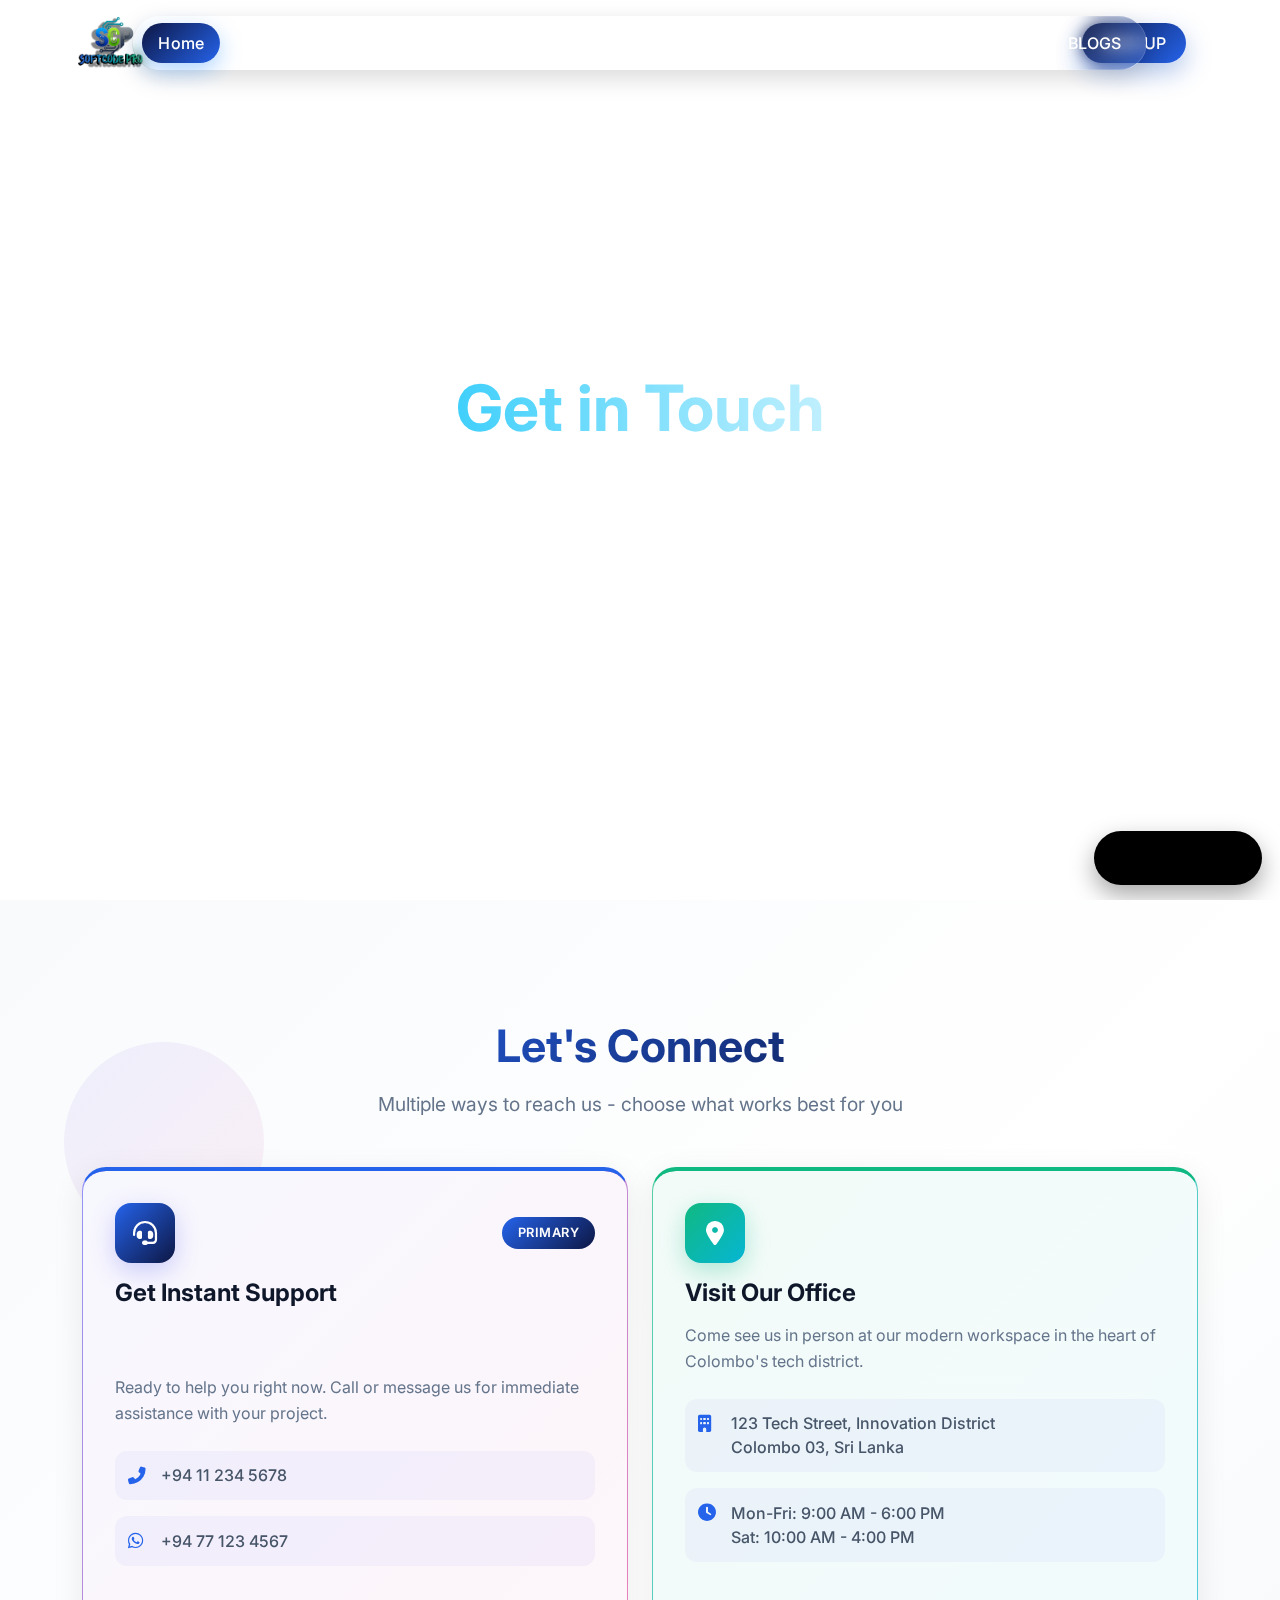
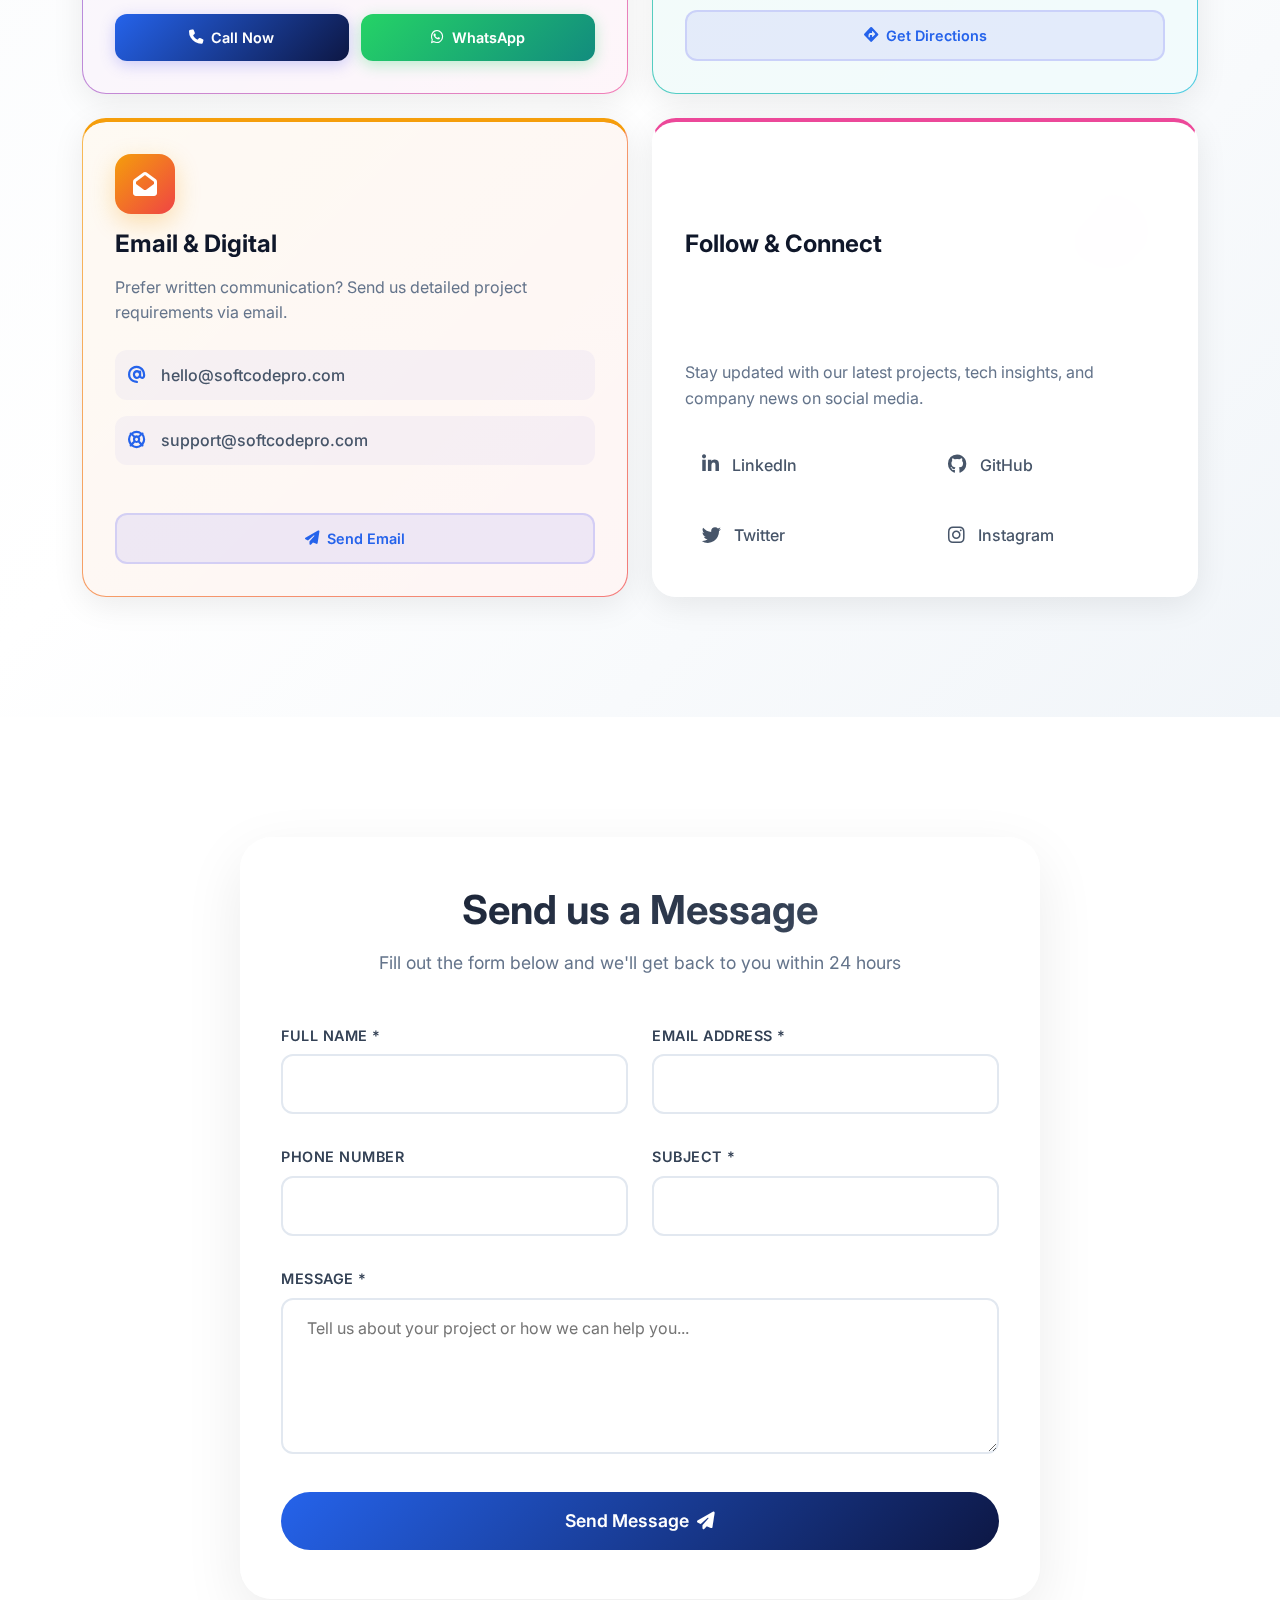
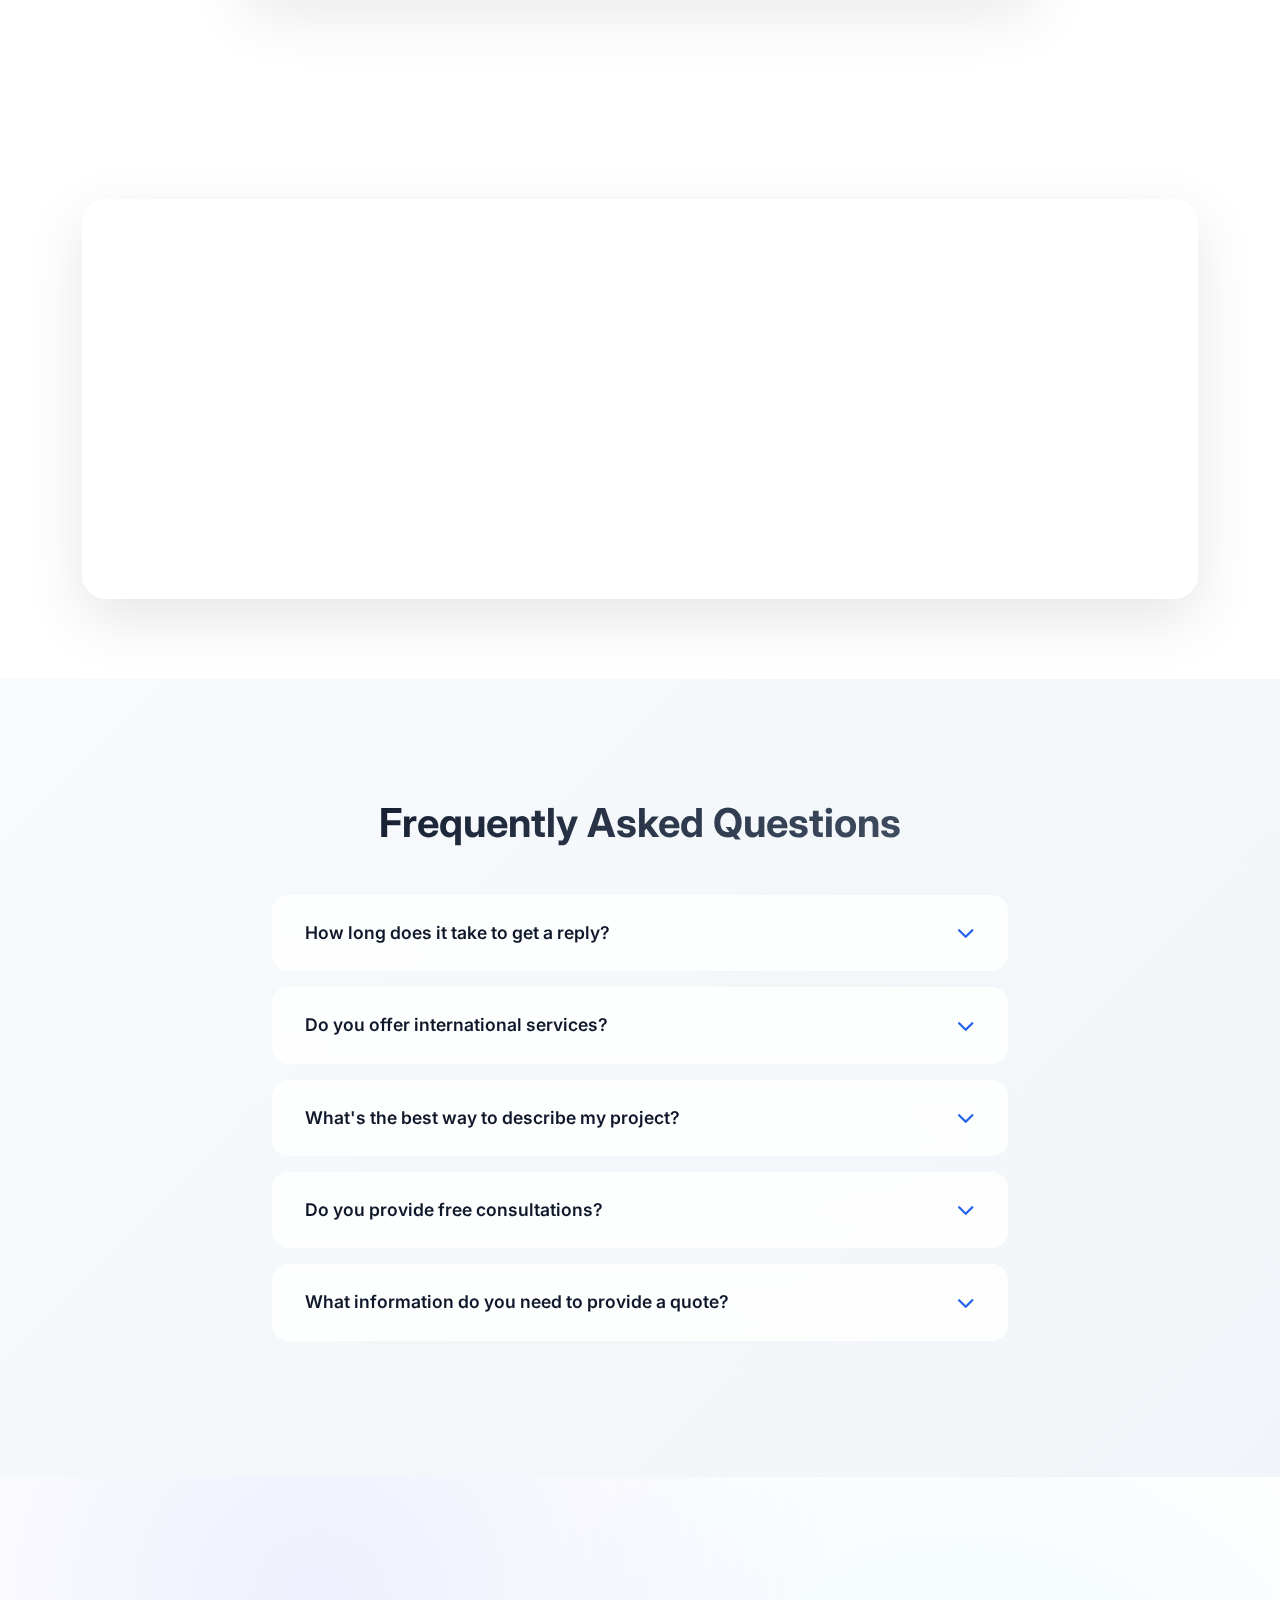
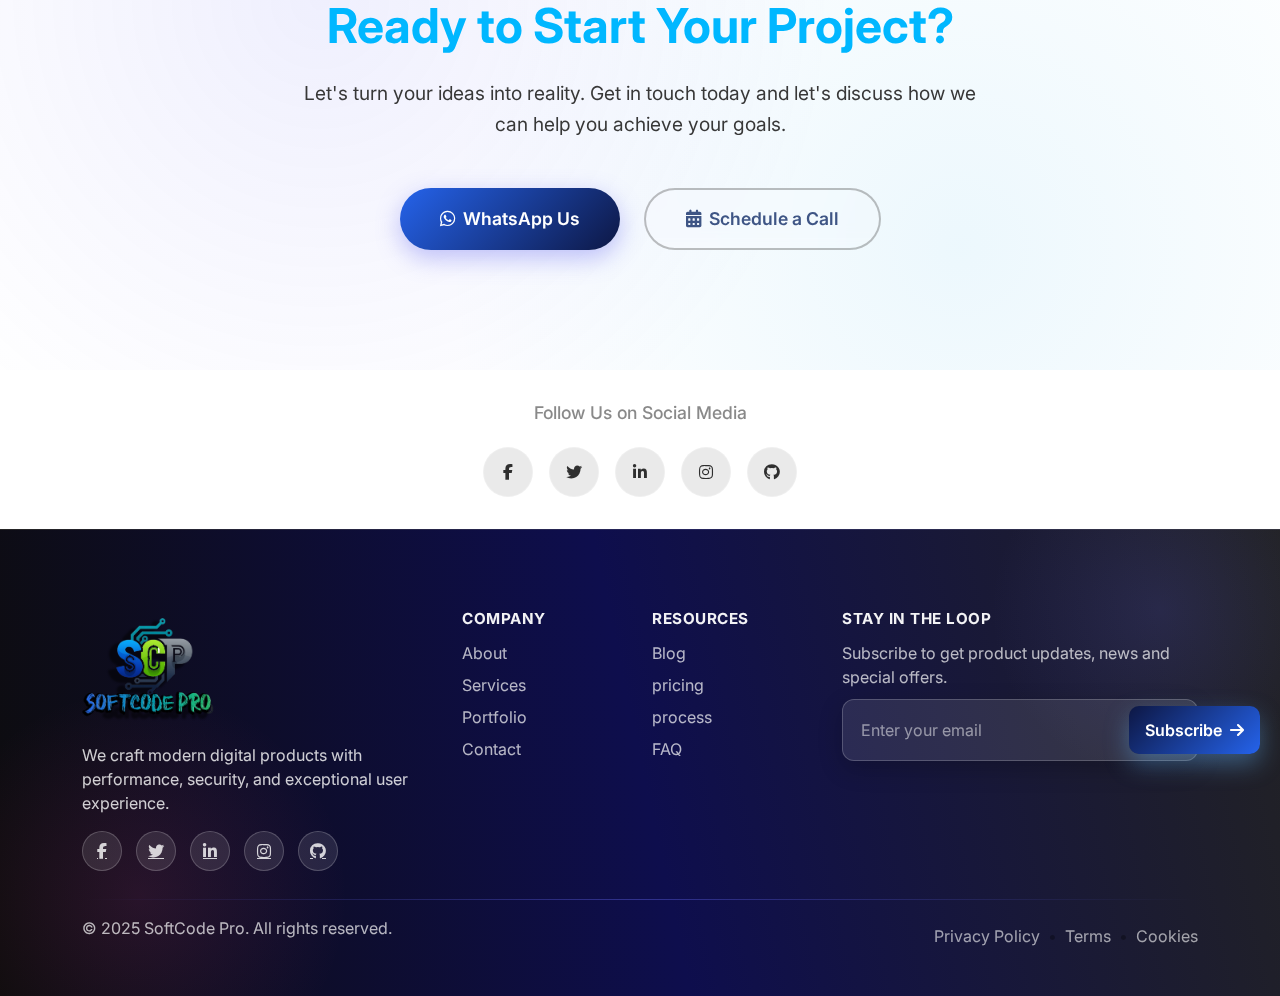
<file: contact.html>
<!DOCTYPE html>
<html lang="en">
<head>
    <meta charset="UTF-8">
    <meta name="viewport" content="width=device-width, initial-scale=1.0">
    <title>Contact Us - SoftCode Pro</title>
    <link rel="icon" type="image/png" sizes="16x16" href="../images/logo.png">
    
    <!-- Bootstrap 5 CSS -->
    <link href="https://cdn.jsdelivr.net/npm/bootstrap@5.3.0/dist/css/bootstrap.min.css" rel="stylesheet">
    
    <!-- Font Awesome -->
    <link rel="stylesheet" href="https://cdnjs.cloudflare.com/ajax/libs/font-awesome/6.4.0/css/all.min.css">
    
    <!-- Google Fonts -->
    <link href="https://fonts.googleapis.com/css2?family=Inter:wght@300;400;500;600;700&display=swap" rel="stylesheet">
    
    <!-- Custom CSS -->
    <link rel="stylesheet" href="style.css">
    <link rel="stylesheet" href="contact.css">
    <link rel="stylesheet" href="about.css">
</head>
<body>
     <!-- Navigation -->
     <nav class="navbar navbar-expand-lg navbar-dark">
        <div class="container">
            <a class="navbar-brand" href="#">
                <img src="../images/logo.png" alt="SoftCode Pro" class="navbar-logo">
            </a>
            
            <button class="navbar-toggler" type="button" data-bs-toggle="collapse" data-bs-target="#navbarNav">
                <span class="navbar-toggler-icon"></span>
            </button>
            
            <div class="collapse navbar-collapse" id="navbarNav">
                <ul class="navbar-nav mx-auto scp-nav-pills">
                    <li class="nav-item">
                        <a class="nav-link scp-pill-link active" aria-current="page" href="index.html">Home</a>
                    </li>
                    <li class="nav-item">
                        <a class="nav-link scp-pill-link" href="protfolio.html">PROJECTS</a>
                    </li>
                    <li class="nav-item">
                        <a class="nav-link scp-pill-link" href="services.html">SERVICES</a>
                    </li>
                  
                    <li class="nav-item">
                        <a class="nav-link scp-pill-link" href="index.html#pricing">PRICING</a>
                    </li>
                    <li class="nav-item">
                        <a class="nav-link scp-pill-link" href="index.html#process">PROCESS</a>
                    </li>
                    <li class="nav-item">
                        <a class="nav-link scp-pill-link" href="about.html">ABOUT</a>
                    </li>
                    <li class="nav-item">
                        <a class="nav-link scp-pill-link" href="contact.html">CONTACTS</a>
                    </li>
                    <li class="nav-item">
                        <a class="nav-link scp-pill-link" href="software.html">SOFTWARE</a>
                    </li>
                    <li class="nav-item">
                        <a class="nav-link scp-pill-link" href="blogs.html">BLOGS</a>
                    </li>
                </ul>
                
                <div class="navbar-nav d-flex align-items-center scp-actions">
                  
                    
                   
                    
                    <!-- Auth Buttons -->
                    
                    <a class="nav-link signup-btn scp-register-btn" href="login.html">SIGN UP</a>
                </div>
            </div>
        </div>
    </nav>

    <!-- Hero Section -->
    <section class="about-hero">
           <!-- 3D Model Background -->
           <div class="model-container">
            <iframe src='https://my.spline.design/particlesflow-Ss5EL97HRtEu9zoyX4jCCVbv/' frameborder='0' width='100%' height='100%'></iframe>
            <div class="model-overlay"></div>
        </div>
        <div class="model-cta">
            <a href="contact.html#contact-form" class="hire-me-btn" aria-label="Hire Me">
                <i class="fas fa-briefcase" aria-hidden="true"></i>
                <span>Hire Me</span>
            </a>
        </div>
        
        <div class="container">
            <div class="row justify-content-center">
                <div class="col-lg-8">
                    <div class="contact-hero-content">
                        <h1 class="contact-hero-title">Get in Touch</h1>
                        <p class="contact-hero-subtitle">We'd love to hear from you. Reach out anytime and let's start building something amazing together.</p>
                    </div>
                </div>
            </div>
        </div>
    </section>

    <!-- Contact Information Section -->
    <section class="contact-info-section">
        <div class="contact-info-bg-elements">
            <div class="contact-info-shape contact-info-shape-1"></div>
            <div class="contact-info-shape contact-info-shape-2"></div>
            <div class="contact-info-shape contact-info-shape-3"></div>
            <div class="contact-info-particles">
                <div class="contact-particle contact-particle-1"></div>
                <div class="contact-particle contact-particle-2"></div>
                <div class="contact-particle contact-particle-3"></div>
                <div class="contact-particle contact-particle-4"></div>
                <div class="contact-particle contact-particle-5"></div>
            </div>
        </div>
        
        <div class="container">
            <div class="row justify-content-center mb-5">
                <div class="col-lg-8 text-center">
                    <h2 class="contact-info-section-title">Let's Connect</h2>
                    <p class="contact-info-section-subtitle">Multiple ways to reach us - choose what works best for you</p>
                </div>
            </div>
            
            <div class="row g-4">
                <!-- Primary Contact Card -->
                <div class="col-lg-6">
                    <div class="contact-info-card contact-info-card-primary">
                        <div class="contact-info-card-header">
                            <div class="contact-info-icon contact-info-icon-primary">
                                <i class="fas fa-headset"></i>
                            </div>
                            <div class="contact-info-badge">Primary</div>
                        </div>
                        <div class="contact-info-card-body">
                            <h3 class="contact-info-title">Get Instant Support</h3>
                            <p class="contact-info-text">Ready to help you right now. Call or message us for immediate assistance with your project.</p>
                            <div class="contact-info-details">
                                <div class="contact-info-item">
                                    <i class="fas fa-phone-alt"></i>
                                    <span>+94 11 234 5678</span>
                                </div>
                                <div class="contact-info-item">
                                    <i class="fab fa-whatsapp"></i>
                                    <span>+94 77 123 4567</span>
                                </div>
                            </div>
                            <div class="contact-info-actions">
                                <a href="tel:+94112345678" class="contact-info-btn contact-info-btn-primary">
                                    <i class="fas fa-phone"></i>
                                    Call Now
                                </a>
                                <a href="https://wa.me/94771234567" class="contact-info-btn contact-info-btn-whatsapp" target="_blank">
                                    <i class="fab fa-whatsapp"></i>
                                    WhatsApp
                                </a>
                            </div>
                        </div>
                    </div>
                </div>
                
                <!-- Location & Hours Card -->
                <div class="col-lg-6">
                    <div class="contact-info-card contact-info-card-secondary">
                        <div class="contact-info-card-header">
                            <div class="contact-info-icon contact-info-icon-secondary">
                                <i class="fas fa-map-marker-alt"></i>
                            </div>
                        </div>
                        <div class="contact-info-card-body">
                            <h3 class="contact-info-title">Visit Our Office</h3>
                            <p class="contact-info-text">Come see us in person at our modern workspace in the heart of Colombo's tech district.</p>
                            <div class="contact-info-details">
                                <div class="contact-info-item">
                                    <i class="fas fa-building"></i>
                                    <span>123 Tech Street, Innovation District<br>Colombo 03, Sri Lanka</span>
                                </div>
                                <div class="contact-info-item">
                                    <i class="fas fa-clock"></i>
                                    <span>Mon-Fri: 9:00 AM - 6:00 PM<br>Sat: 10:00 AM - 4:00 PM</span>
                                </div>
                            </div>
                            <div class="contact-info-actions">
                                <a href="#map" class="contact-info-btn contact-info-btn-outline">
                                    <i class="fas fa-directions"></i>
                                    Get Directions
                                </a>
                            </div>
                        </div>
                    </div>
                </div>
                
                <!-- Email & Digital Card -->
                <div class="col-lg-6">
                    <div class="contact-info-card contact-info-card-tertiary">
                        <div class="contact-info-card-header">
                            <div class="contact-info-icon contact-info-icon-tertiary">
                                <i class="fas fa-envelope-open"></i>
                            </div>
                        </div>
                        <div class="contact-info-card-body">
                            <h3 class="contact-info-title">Email & Digital</h3>
                            <p class="contact-info-text">Prefer written communication? Send us detailed project requirements via email.</p>
                            <div class="contact-info-details">
                                <div class="contact-info-item">
                                    <i class="fas fa-at"></i>
                                    <span>hello@softcodepro.com</span>
                                </div>
                                <div class="contact-info-item">
                                    <i class="fas fa-life-ring"></i>
                                    <span>support@softcodepro.com</span>
                                </div>
                            </div>
                            <div class="contact-info-actions">
                                <a href="mailto:hello@softcodepro.com" class="contact-info-btn contact-info-btn-outline">
                                    <i class="fas fa-paper-plane"></i>
                                    Send Email
                                </a>
                            </div>
                        </div>
                    </div>
                </div>
                
                <!-- Social & Follow Card -->
                <div class="col-lg-6">
                    <div class="contact-info-card contact-info-card-social">
                        <div class="contact-info-card-header">
                            <div class="contact-info-icon contact-info-icon-social">
                                <i class="fas fa-share-alt"></i>
                            </div>
                        </div>
                        <div class="contact-info-card-body">
                            <h3 class="contact-info-title">Follow & Connect</h3>
                            <p class="contact-info-text">Stay updated with our latest projects, tech insights, and company news on social media.</p>
                            <div class="contact-info-social-grid">
                                <a href="#" class="contact-info-social-item" data-social="linkedin">
                                    <i class="fab fa-linkedin-in"></i>
                                    <span>LinkedIn</span>
                                </a>
                                <a href="#" class="contact-info-social-item" data-social="github">
                                    <i class="fab fa-github"></i>
                                    <span>GitHub</span>
                                </a>
                                <a href="#" class="contact-info-social-item" data-social="twitter">
                                    <i class="fab fa-twitter"></i>
                                    <span>Twitter</span>
                                </a>
                                <a href="#" class="contact-info-social-item" data-social="instagram">
                                    <i class="fab fa-instagram"></i>
                                    <span>Instagram</span>
                                </a>
                            </div>
                        </div>
                    </div>
                </div>
            </div>
        </div>
    </section>

    <!-- Contact Form Section -->
    <section class="contact-form-section" id="contact-form">
        <div class="container">
            <div class="row justify-content-center">
                <div class="col-12">
                    <div class="contact-form-container">
                        <h2 class="contact-form-title">Send us a Message</h2>
                        <p class="contact-form-subtitle">Fill out the form below and we'll get back to you within 24 hours</p>
                        
                        <!-- Success Alert -->
                        <div class="contact-alert contact-alert-success d-none" id="contactSuccessAlert">
                            <i class="fas fa-check-circle"></i>
                            <span>Thank you! Your message has been sent successfully. We'll get back to you soon.</span>
                        </div>
                        
                        <!-- Error Alert -->
                        <div class="contact-alert contact-alert-error d-none" id="contactErrorAlert">
                            <i class="fas fa-exclamation-circle"></i>
                            <span>Sorry, there was an error sending your message. Please try again.</span>
                        </div>
                        
                        <form id="contactForm" class="contact-form" novalidate>
                            <div class="contact-form-row">
                                <div class="contact-form-group">
                                    <label for="contactName" class="contact-form-label">Full Name *</label>
                                    <input type="text" id="contactName" name="name" class="contact-form-input" required>
                                    <div class="invalid-feedback">Please enter your full name.</div>
                                </div>
                                
                                <div class="contact-form-group">
                                    <label for="contactEmail" class="contact-form-label">Email Address *</label>
                                    <input type="email" id="contactEmail" name="email" class="contact-form-input" required>
                                    <div class="invalid-feedback">Please enter a valid email address.</div>
                                </div>
                            </div>
                            
                            <div class="contact-form-row">
                                <div class="contact-form-group">
                                    <label for="contactPhone" class="contact-form-label">Phone Number</label>
                                    <input type="tel" id="contactPhone" name="phone" class="contact-form-input">
                                </div>
                                
                                <div class="contact-form-group">
                                    <label for="contactSubject" class="contact-form-label">Subject *</label>
                                    <input type="text" id="contactSubject" name="subject" class="contact-form-input" required>
                                    <div class="invalid-feedback">Please enter a subject.</div>
                                </div>
                            </div>
                            
                            <div class="contact-form-group">
                                <label for="contactMessage" class="contact-form-label">Message *</label>
                                <textarea id="contactMessage" name="message" class="contact-form-textarea" rows="5" required placeholder="Tell us about your project or how we can help you..."></textarea>
                                <div class="invalid-feedback">Please enter your message.</div>
                            </div>
                            
                            <button type="submit" class="contact-form-submit" id="contactSubmitBtn">
                                <span class="contact-spinner d-none" id="contactSpinner"></span>
                                <span id="contactSubmitText">Send Message</span>
                                <i class="fas fa-paper-plane"></i>
                            </button>
                        </form>
                    </div>
                </div>
            </div>
        </div>
    </section>

    <!-- Map Section -->
    <section class="contact-map-section" id="map">
        <div class="container">
            <div class="row">
                <div class="col-12">
                    <div class="contact-map-container">
                        <iframe 
                            class="contact-map-iframe"
                            src="https://www.google.com/maps/embed?pb=!1m18!1m12!1m3!1d3960.798467128636!2d79.84731831477394!3d6.927078995007317!2m3!1f0!2f0!3f0!3m2!1i1024!2i768!4f13.1!3m3!1m2!1s0x3ae259698d285f37%3A0x336d7b721f6b8b84!2sColombo%2003%2C%20Colombo!5e0!3m2!1sen!2slk!4v1635789012345!5m2!1sen!2slk"
                            allowfullscreen="" 
                            loading="lazy" 
                            referrerpolicy="no-referrer-when-downgrade">
                        </iframe>
                    </div>
                </div>
            </div>
        </div>
    </section>

    <!-- FAQ Section -->
    <section class="contact-faq-section" id="FAQ">
        <div class="container">
            <div class="row justify-content-center">
                <div class="col-lg-8">
                    <h2 class="contact-faq-title">Frequently Asked Questions</h2>
                    
                    <div class="contact-faq-item">
                        <button class="contact-faq-question" type="button" onclick="toggleFAQ(this)">
                            How long does it take to get a reply?
                            <i class="fas fa-chevron-down contact-faq-icon"></i>
                        </button>
                        <div class="contact-faq-answer">
                            We typically respond to all inquiries within 24 hours during business days. For urgent matters, please call us directly at +94 11 234 5678.
                        </div>
                    </div>
                    
                    <div class="contact-faq-item">
                        <button class="contact-faq-question" type="button" onclick="toggleFAQ(this)">
                            Do you offer international services?
                            <i class="fas fa-chevron-down contact-faq-icon"></i>
                        </button>
                        <div class="contact-faq-answer">
                            Yes! We work with clients worldwide and have experience delivering projects across different time zones. We use modern collaboration tools to ensure smooth communication.
                        </div>
                    </div>
                    
                    <div class="contact-faq-item">
                        <button class="contact-faq-question" type="button" onclick="toggleFAQ(this)">
                            What's the best way to describe my project?
                            <i class="fas fa-chevron-down contact-faq-icon"></i>
                        </button>
                        <div class="contact-faq-answer">
                            Include as much detail as possible about your goals, target audience, timeline, and budget. Don't worry if you're not sure about technical details - we'll help you figure that out during our consultation.
                        </div>
                    </div>
                    
                    <div class="contact-faq-item">
                        <button class="contact-faq-question" type="button" onclick="toggleFAQ(this)">
                            Do you provide free consultations?
                            <i class="fas fa-chevron-down contact-faq-icon"></i>
                        </button>
                        <div class="contact-faq-answer">
                            Yes, we offer a free 30-minute consultation to discuss your project requirements and provide initial recommendations. This helps us understand your needs and gives you a chance to see if we're a good fit.
                        </div>
                    </div>
                    
                    <div class="contact-faq-item">
                        <button class="contact-faq-question" type="button" onclick="toggleFAQ(this)">
                            What information do you need to provide a quote?
                            <i class="fas fa-chevron-down contact-faq-icon"></i>
                        </button>
                        <div class="contact-faq-answer">
                            We'll need details about your project scope, desired features, timeline, target platforms, and any specific requirements. The more information you provide, the more accurate our quote will be.
                        </div>
                    </div>
                </div>
            </div>
        </div>
    </section>

    <!-- CTA Section -->
    <section class="contact-cta-section">
        <div class="container">
            <div class="row justify-content-center">
                <div class="col-lg-8">
                    <div class="contact-cta-content">
                        <h2 class="contact-cta-title">Ready to Start Your Project?</h2>
                        <p class="contact-cta-subtitle">Let's turn your ideas into reality. Get in touch today and let's discuss how we can help you achieve your goals.</p>
                        
                        <div class="contact-cta-buttons">
                            <a href="https://wa.me/94771234567" class="contact-cta-btn contact-cta-btn-primary" target="_blank">
                                <i class="fab fa-whatsapp"></i>
                                WhatsApp Us
                            </a>
                            <a href="#contact-form" class="contact-cta-btn contact-cta-btn-secondary">
                                <i class="fas fa-calendar-alt"></i>
                                Schedule a Call
                            </a>
                        </div>
                    </div>
                </div>
            </div>
        </div>
    </section>

    <!-- Social Media Section -->
    <section class="contact-social-section">
        <div class="container">
            <div class="row justify-content-center">
                <div class="col-lg-6 text-center">
                    <h3 class="contact-social-title">Follow Us on Social Media</h3>
                    <div class="contact-social-links">
                        <a href="#" class="contact-social-link" data-social="facebook" aria-label="Facebook">
                            <i class="fab fa-facebook-f"></i>
                        </a>
                        <a href="#" class="contact-social-link" data-social="twitter" aria-label="Twitter">
                            <i class="fab fa-twitter"></i>
                        </a>
                        <a href="#" class="contact-social-link" data-social="linkedin" aria-label="LinkedIn">
                            <i class="fab fa-linkedin-in"></i>
                        </a>
                        <a href="#" class="contact-social-link" data-social="instagram" aria-label="Instagram">
                            <i class="fab fa-instagram"></i>
                        </a>
                        <a href="#" class="contact-social-link" data-social="github" aria-label="GitHub">
                            <i class="fab fa-github"></i>
                        </a>
                    </div>
                </div>
            </div>
        </div>
    </section>
   
    <!-- Footer -->
    <footer class="scp-footer">
        <div class="footer-bg-elements">
            <div class="bg-circle circle-a"></div>
            <div class="bg-circle circle-b"></div>
        </div>
        <div class="container">
            <div class="row g-4 align-items-start scp-footer-top">
                <div class="col-lg-4">
                    <div class="scp-footer-brand">
                        <div class="brand-logo">
                            <img src="../images/logo.png" alt="SoftCode Pro" class="footer-logo">
                        </div>
                        <p class="brand-text">We craft modern digital products with performance, security, and exceptional user experience.</p>
                        <div class="scp-footer-social">
                            <a href="#" aria-label="Facebook"><i class="fab fa-facebook-f"></i></a>
                            <a href="#" aria-label="Twitter"><i class="fab fa-twitter"></i></a>
                            <a href="#" aria-label="LinkedIn"><i class="fab fa-linkedin-in"></i></a>
                            <a href="#" aria-label="Instagram"><i class="fab fa-instagram"></i></a>
                            <a href="#" aria-label="GitHub"><i class="fab fa-github"></i></a>
                        </div>
                    </div>
                </div>
                <div class="col-6 col-lg-2">
                    <h6 class="footer-title">Company</h6>
                    <ul class="footer-links">
                        <li><a href="about.html">About</a></li>
                        <li><a href="services.html">Services</a></li>
                        <li><a href="protfolio.html">Portfolio</a></li>
                        <li><a href="contact.html">Contact</a></li>
                    </ul>
                </div>
                <div class="col-6 col-lg-2">
                    <h6 class="footer-title">Resources</h6>
                    <ul class="footer-links">
                        <li><a href="blogs.html">Blog</a></li>
                        <li><a href="index.html#pricing">pricing</a></li>
                        <li><a href="index.html#process">process</a></li>
                        <li><a href="contact.html#FAQ">FAQ</a></li>
                    </ul>
                </div>
                <div class="col-lg-4">
                    <h6 class="footer-title">Stay in the loop</h6>
                    <p class="footer-note">Subscribe to get product updates, news and special offers.</p>
                    <form class="footer-subscribe-form" action="#" method="post" onsubmit="return false;">
                        <div class="footer-subscribe">
                            <input type="email" class="footer-input" placeholder="Enter your email" aria-label="Email address">
                            <button class="footer-btn" type="submit">
                                <span>Subscribe</span>
                                <i class="fas fa-arrow-right"></i>
                            </button>
                        </div>
                    </form>
                </div>
            </div>
            <div class="scp-footer-bottom">
                <div class="footer-divider"></div>
                <div class="bottom-row">
                    <p class="copyright">© 2025 SoftCode Pro. All rights reserved.</p>
                    <div class="bottom-links">
                        <a href="#">Privacy Policy</a>
                        <span class="sep">•</span>
                        <a href="#">Terms</a>
                        <span class="sep">•</span>
                        <a href="#">Cookies</a>
                    </div>
                </div>
            </div>
        </div>
    </footer>

    

    <!-- Bootstrap JS -->
    <script src="https://cdn.jsdelivr.net/npm/bootstrap@5.3.0/dist/js/bootstrap.bundle.min.js"></script>
    
    <!-- Custom JavaScript -->
    <script>
        document.addEventListener('DOMContentLoaded', function() {
            // Ensure page-load entrance animations run on this page (shows navbar)
            try {
                const prefersReduced = window.matchMedia && window.matchMedia('(prefers-reduced-motion: reduce)').matches;
                if (prefersReduced) {
                    document.body.classList.add('page-loaded');
                } else {
                    requestAnimationFrame(() => document.body.classList.add('page-loaded'));
                }
            } catch (e) {
                document.body.classList.add('page-loaded');
            }

            // Navbar scrolled state for readability on scroll
            const nav = document.querySelector('.navbar');
            const onScroll = () => {
                if (!nav) return;
                if (window.scrollY > 10) nav.classList.add('navbar-scrolled');
                else nav.classList.remove('navbar-scrolled');
            };
            onScroll();
            window.addEventListener('scroll', onScroll, { passive: true });

            // Contact Form Functionality
            const contactForm = document.getElementById('contactForm');
            const submitBtn = document.getElementById('contactSubmitBtn');
            const submitSpinner = document.getElementById('contactSpinner');
            const submitText = document.getElementById('contactSubmitText');
            const successAlert = document.getElementById('contactSuccessAlert');
            const errorAlert = document.getElementById('contactErrorAlert');

            // Form validation and submission
            if (contactForm) {
                contactForm.addEventListener('submit', function(event) {
                    event.preventDefault();
                    
                    // Check form validity
                    if (!contactForm.checkValidity()) {
                        event.stopPropagation();
                        contactForm.classList.add('was-validated');
                        return;
                    }

                    // Show loading state
                    submitBtn.disabled = true;
                    submitText.textContent = 'Sending...';
                    submitSpinner.classList.remove('d-none');

                    // Simulate form submission (replace with actual AJAX call)
                    setTimeout(function() {
                        // Get form data
                        const formData = {
                            name: document.getElementById('contactName').value,
                            email: document.getElementById('contactEmail').value,
                            phone: document.getElementById('contactPhone').value,
                            subject: document.getElementById('contactSubject').value,
                            message: document.getElementById('contactMessage').value
                        };
                        
                        console.log('Form submitted:', formData);
                        
                        // Hide loading state
                        submitBtn.disabled = false;
                        submitText.textContent = 'Send Message';
                        submitSpinner.classList.add('d-none');
                        
                        // Show success message
                        successAlert.classList.remove('d-none');
                        
                        // Hide success message after 5 seconds
                        setTimeout(function() {
                            successAlert.classList.add('d-none');
                        }, 5000);
                        
                        // Reset form
                        contactForm.reset();
                        contactForm.classList.remove('was-validated');
                    }, 1500);
                });

                // Real-time validation feedback
                const formInputs = contactForm.querySelectorAll('.contact-form-input, .contact-form-textarea');
                formInputs.forEach(input => {
                    input.addEventListener('input', function() {
                        if (input.checkValidity()) {
                            input.classList.remove('is-invalid');
                            input.classList.add('is-valid');
                        } else {
                            input.classList.remove('is-valid');
                            input.classList.add('is-invalid');
                        }
                    });
                });
            }

            // FAQ Toggle Functionality
            window.toggleFAQ = function(button) {
                const faqItem = button.parentElement;
                const isActive = faqItem.classList.contains('active');
                
                // Close all FAQ items
                document.querySelectorAll('.contact-faq-item').forEach(item => {
                    item.classList.remove('active');
                });
                
                // Open clicked item if it wasn't active
                if (!isActive) {
                    faqItem.classList.add('active');
                }
            };

            // Smooth scrolling for anchor links
            document.querySelectorAll('a[href^="#"]').forEach(anchor => {
                anchor.addEventListener('click', function(e) {
                    e.preventDefault();
                    const target = document.querySelector(this.getAttribute('href'));
                    if (target) {
                        window.scrollTo({
                            top: target.offsetTop - 80,
                            behavior: 'smooth'
                        });
                    }
                });
            });

            // Animation on scroll
            const observerOptions = {
                threshold: 0.1,
                rootMargin: '0px 0px -50px 0px'
            };

            const observer = new IntersectionObserver((entries) => {
                entries.forEach(entry => {
                    if (entry.isIntersecting) {
                        entry.target.style.animationPlayState = 'running';
                    }
                });
            }, observerOptions);

            // Observe all animated elements
            document.querySelectorAll('.contact-info-card, .contact-form-container, .contact-faq-item').forEach(el => {
                observer.observe(el);
            });
            
            // Smooth scrolling for anchor links
            document.querySelectorAll('a[href^="#"]').forEach(anchor => {
                anchor.addEventListener('click', function(e) {
                    e.preventDefault();
                    const target = document.querySelector(this.getAttribute('href'));
                    if (target) {
                        window.scrollTo({
                            top: target.offsetTop - 80,
                            behavior: 'smooth'
                        });
                    }
                });
            });
        });
        
       
        // Attach handlers to service cards
        (function initServiceCards() {
            const cards = document.querySelectorAll('.service-card[data-service]');
            const modalEl = document.getElementById('serviceModal');
            const openModal = (key) => {
                currentServiceKey = key;
                const lang = localStorage.getItem('language') || 'en';
                populateServiceModal(key, lang);
                const modal = bootstrap.Modal.getOrCreateInstance(modalEl);
                modal.show();
            };
            cards.forEach(card => {
                const key = card.getAttribute('data-service');
                if (!key) return;
                card.addEventListener('click', () => openModal(key));
                card.addEventListener('keydown', (e) => {
                    if (e.key === 'Enter' || e.key === ' ') {
                        e.preventDefault();
                        openModal(key);
                    }
                });
            });
            if (modalEl) {
                modalEl.addEventListener('hidden.bs.modal', () => {
                    currentServiceKey = null;
                });
            }
        })();

        

        // Theme Toggle Functionality
        function toggleTheme() {
            const body = document.body;
            const themeIcon = document.getElementById('themeIcon');
            
            body.classList.toggle('dark-theme');
            
            if (body.classList.contains('dark-theme')) {
                themeIcon.className = 'fas fa-sun';
                localStorage.setItem('theme', 'dark');
            } else {
                themeIcon.className = 'fas fa-moon';
                localStorage.setItem('theme', 'light');
            }
        }

        // Testimonial Slider Functionality
        const testimonials = document.querySelectorAll('.scp-testimonial-card');
        const dots = document.querySelectorAll('.scp-dot');
        let currentSlide = 0;
        let slideInterval;

        function showTestimonial(index) {
            testimonials.forEach(testimonial => testimonial.classList.remove('active'));
            dots.forEach(dot => dot.classList.remove('active'));
            testimonials[index].classList.add('active');
            dots[index].classList.add('active');
        }

        function changeTestimonial(direction) {
            currentSlide += direction;
            
            if (currentSlide >= testimonials.length) {
                currentSlide = 0;
            } else if (currentSlide < 0) {
                currentSlide = testimonials.length - 1;
            }
            
            showTestimonial(currentSlide);
        }

        function startSlideShow() {
            slideInterval = setInterval(() => {
                currentSlide = (currentSlide + 1) % testimonials.length;
                showTestimonial(currentSlide);
            }, 5000);
        }

        function stopSlideShow() {
            clearInterval(slideInterval);
        }

        // Auto-start slideshow
        startSlideShow();

        // Pause on hover
        const sliderContainer = document.querySelector('.scp-testimonial-slider-container');
        if (sliderContainer) {
            sliderContainer.addEventListener('mouseenter', stopSlideShow);
            sliderContainer.addEventListener('mouseleave', startSlideShow);
        }

        // Language Switch Functionality
        function switchLanguage(lang) {
            const currentLangSpan = document.getElementById('currentLang');
            const elements = {
                products: document.querySelector('a[href="#products"]'),
                services: document.querySelector('a[href="#services"]'),
                about: document.querySelector('a[href="#about"]'),
                contacts: document.querySelector('a[href="#contacts"]'),
                login: document.querySelector('a[href="#login"]'),
                signup: document.querySelector('a[href="#signup"]'),
                title: document.querySelector('.hero-title'),
                description: document.querySelector('.hero-description'),
                readMore: document.querySelector('.read-more-btn')
            };

            // Update text content
            if (translations[lang]) {
                Object.keys(elements).forEach(key => {
                    if (!elements[key] || !translations[lang][key]) return;
                    // Do not overwrite hero title; it is controlled by the typewriter
                    if (key === 'title') return;
                    elements[key].textContent = translations[lang][key];
                });

                // Update current language display
                currentLangSpan.textContent = lang.toUpperCase();
                
                // Save language preference
                localStorage.setItem('language', lang);

                // If a service modal is open, re-render it with the new language
                const modalEl = document.getElementById('serviceModal');
                if (modalEl && modalEl.classList.contains('show') && currentServiceKey) {
                    populateServiceModal(currentServiceKey, lang);
                }
            }
        }

        // Initialize theme and language on page load
        document.addEventListener('DOMContentLoaded', function() {
            // Load saved theme
            const savedTheme = localStorage.getItem('theme');
            if (savedTheme === 'dark') {
                document.body.classList.add('dark-theme');
                document.getElementById('themeIcon').className = 'fas fa-sun';
            }

            // Load saved language
            const savedLanguage = localStorage.getItem('language') || 'en';
            switchLanguage(savedLanguage);
        });



         // Add scroll animation
         window.addEventListener('scroll', function() {
            const cards = document.querySelectorAll('.mission-card');
            const triggerBottom = window.innerHeight / 5 * 4;

            cards.forEach(card => {
                const cardTop = card.getBoundingClientRect().top;
                if(cardTop < triggerBottom) {
                    card.classList.add('animate-card');
                }
            });
        });

        // Add hover effect sound (optional)
        document.querySelectorAll('.mission-card').forEach(card => {
            card.addEventListener('mouseenter', function() {
                this.style.transform = 'translateY(-10px) scale(1.02)';
            });
            
            card.addEventListener('mouseleave', function() {
                this.style.transform = 'translateY(0) scale(1)';
            });
        });

    </script>

   

    
    
</body>
</html>
</file>
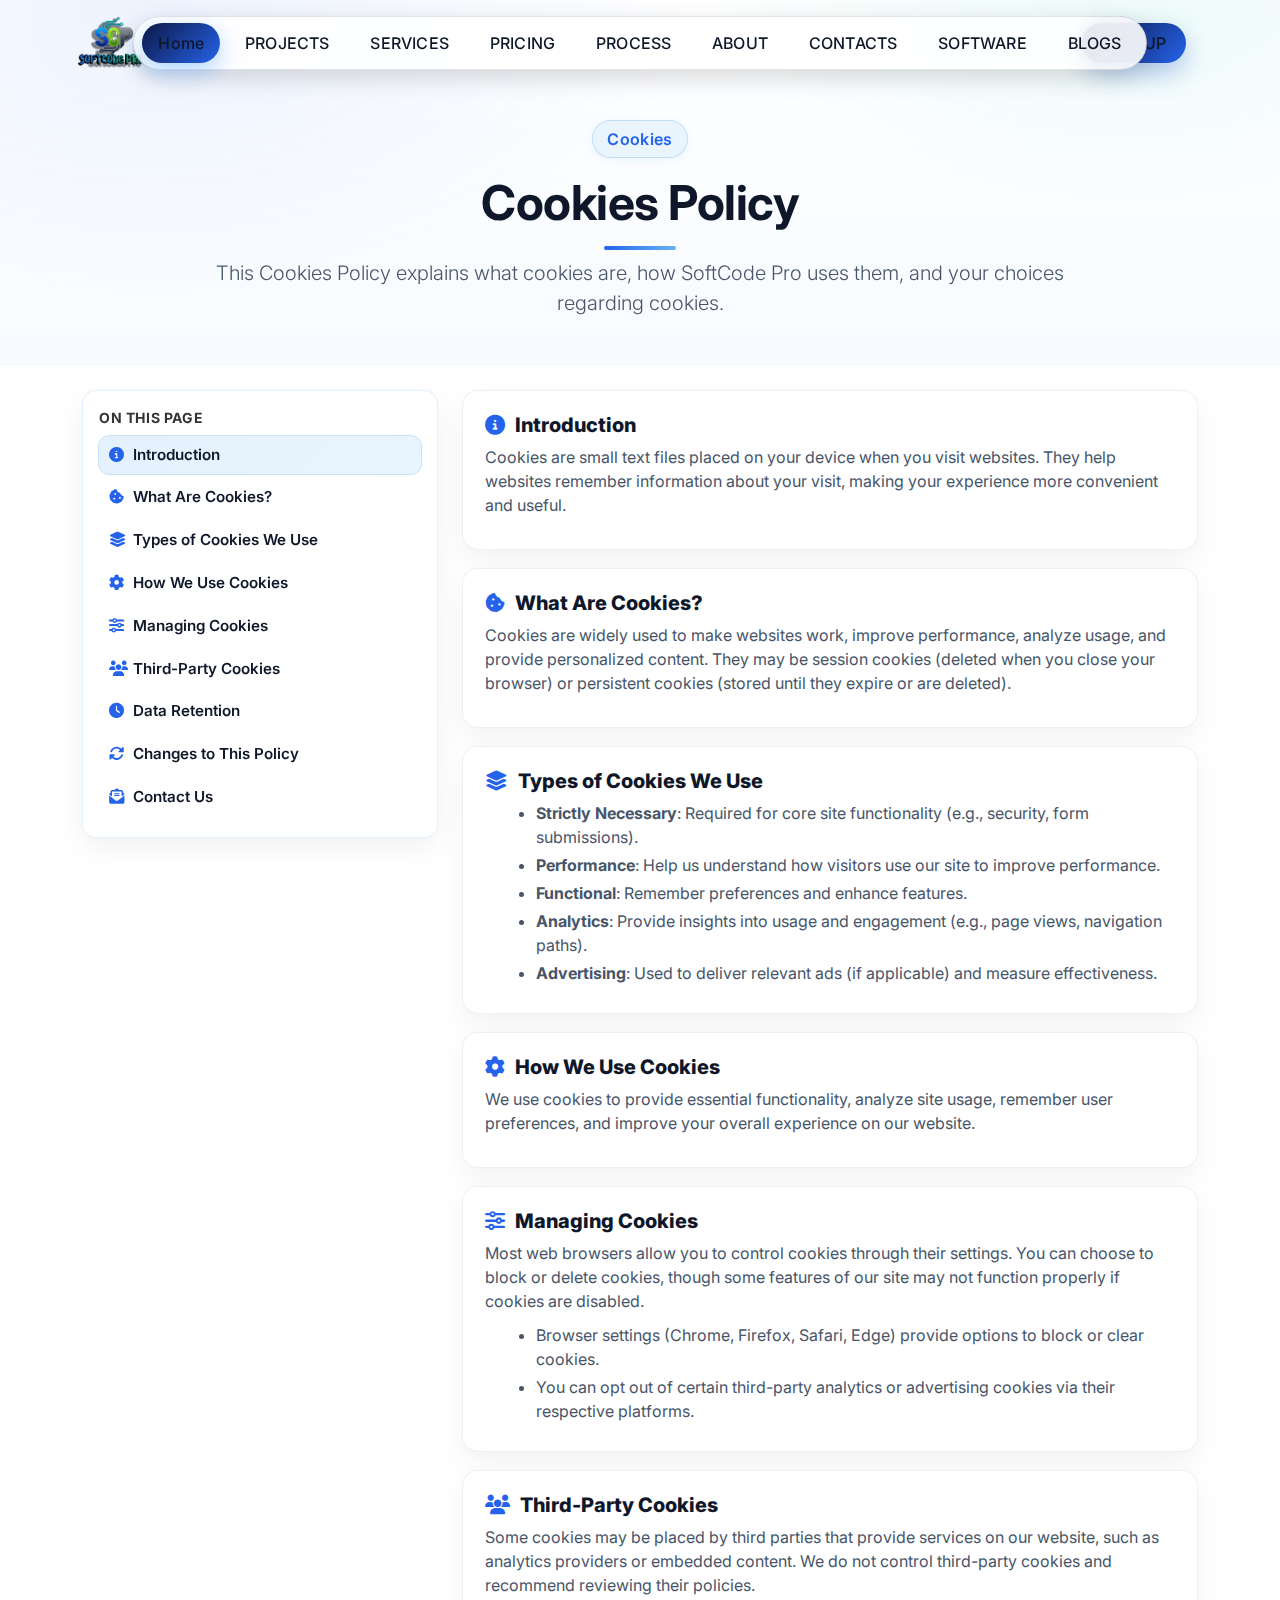
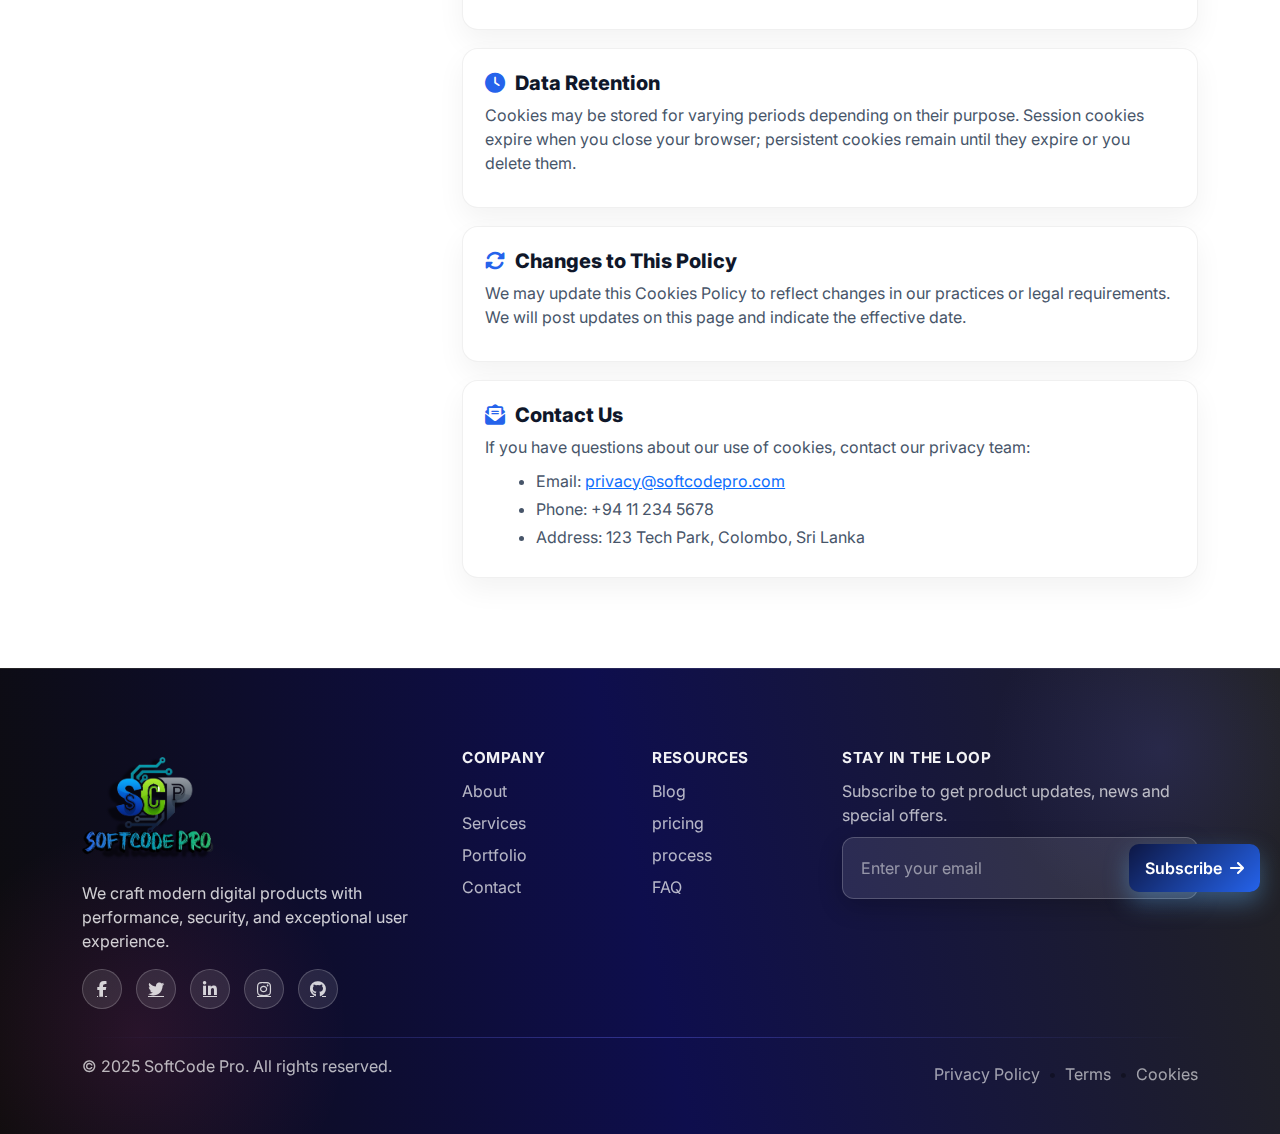
<file: cookies.html>
<!DOCTYPE html>
<html lang="en">
<head>
    <meta charset="UTF-8">
    <meta name="viewport" content="width=device-width, initial-scale=1.0">
    <title>Cookies Policy - SoftCode Pro</title>
    <link rel="icon" type="image/png" sizes="16x16" href="../images/logo.png">

    <!-- Bootstrap 5 CSS -->
    <link href="https://cdn.jsdelivr.net/npm/bootstrap@5.3.0/dist/css/bootstrap.min.css" rel="stylesheet">

    <!-- Font Awesome -->
    <link rel="stylesheet" href="https://cdnjs.cloudflare.com/ajax/libs/font-awesome/6.4.0/css/all.min.css">

    <!-- Google Fonts -->
    <link href="https://fonts.googleapis.com/css2?family=Inter:wght@300;400;500;600;700&display=swap" rel="stylesheet">

    <!-- Custom CSS -->
    <link rel="stylesheet" href="style.css">
    <link rel="stylesheet" href="about.css">
    <link rel="stylesheet" href="cookies.css">
</head>
<body class="legal-page">
     <!-- Navigation -->
     <nav class="navbar navbar-expand-lg navbar-dark">
        <div class="container">
            <a class="navbar-brand" href="#">
                <img src="../images/logo.png" alt="SoftCode Pro" class="navbar-logo">
            </a>
            
            <button class="navbar-toggler" type="button" data-bs-toggle="collapse" data-bs-target="#navbarNav">
                <span class="navbar-toggler-icon"></span>
            </button>
            
            <div class="collapse navbar-collapse" id="navbarNav">
                <ul class="navbar-nav mx-auto scp-nav-pills">
                    <li class="nav-item">
                        <a class="nav-link scp-pill-link active" aria-current="page" href="index.html">Home</a>
                    </li>
                    <li class="nav-item">
                        <a class="nav-link scp-pill-link" href="protfolio.html">PROJECTS</a>
                    </li>
                    <li class="nav-item">
                        <a class="nav-link scp-pill-link" href="services.html">SERVICES</a>
                    </li>
                  
                    <li class="nav-item">
                        <a class="nav-link scp-pill-link" href="index.html#pricing">PRICING</a>
                    </li>
                    <li class="nav-item">
                        <a class="nav-link scp-pill-link" href="index.html#process">PROCESS</a>
                    </li>
                    <li class="nav-item">
                        <a class="nav-link scp-pill-link" href="about.html">ABOUT</a>
                    </li>
                    <li class="nav-item">
                        <a class="nav-link scp-pill-link" href="contact.html">CONTACTS</a>
                    </li>
                    <li class="nav-item">
                        <a class="nav-link scp-pill-link" href="software.html">SOFTWARE</a>
                    </li>
                    <li class="nav-item">
                        <a class="nav-link scp-pill-link" href="blogs.html">BLOGS</a>
                    </li>
                </ul>
                
                <div class="navbar-nav d-flex align-items-center scp-actions">
                  
                    
                   
                    
                    <!-- Auth Buttons -->
                    
                    <a class="nav-link signup-btn scp-register-btn" href="login.html">SIGN UP</a>
                </div>
            </div>
        </div>
    </nav>

    <!-- Cookies Hero -->
    <section class="cookies-hero">
        <div class="container">
            <div class="mb-3">
                <span class="cookies-badge" data-i18n="hero.badge">
                    <i class="fas fa-cookie-bite"></i> Cookies
                </span>
            </div>
            <h1 class="display-5 fw-bold mb-2" data-i18n="hero.title">Cookies Policy</h1>
            <p class="lead" data-i18n="hero.subtitle">
                This Cookies Policy explains what cookies are, how SoftCode Pro uses them, and your choices regarding cookies.
            </p>
        </div>
    </section>

    <!-- Cookies Content -->
    <section class="cookies-body">
        <div class="container">
            <div class="row g-4">
                <!-- Sidebar TOC -->
                <aside class="col-lg-4">
                    <nav class="cookies-toc" aria-label="Cookies Table of Contents">
                        <div class="toc-title" data-i18n="toc.title">On this page</div>
                        <ul class="list-unstyled">
                            <li><a class="active" href="#intro"><i class="fas fa-info-circle"></i> <span data-i18n="toc.intro">Introduction</span></a></li>
                            <li><a href="#what-cookies"><i class="fas fa-cookie-bite"></i> <span data-i18n="toc.what">What Are Cookies?</span></a></li>
                            <li><a href="#types"><i class="fas fa-layer-group"></i> <span data-i18n="toc.types">Types of Cookies We Use</span></a></li>
                            <li><a href="#how-use"><i class="fas fa-gear"></i> <span data-i18n="toc.use">How We Use Cookies</span></a></li>
                            <li><a href="#manage"><i class="fas fa-sliders"></i> <span data-i18n="toc.manage">Managing Cookies</span></a></li>
                            <li><a href="#third-party"><i class="fas fa-users"></i> <span data-i18n="toc.third">Third-Party Cookies</span></a></li>
                            <li><a href="#retention"><i class="fas fa-clock"></i> <span data-i18n="toc.retention">Data Retention</span></a></li>
                            <li><a href="#changes"><i class="fas fa-rotate"></i> <span data-i18n="toc.changes">Changes to This Policy</span></a></li>
                            <li><a href="#contact"><i class="fas fa-envelope-open-text"></i> <span data-i18n="toc.contact">Contact Us</span></a></li>
                        </ul>
                    </nav>
                </aside>

                <!-- Main Cookies Content -->
                <div class="col-lg-8">
                    <!-- 1. Introduction -->
                    <article id="intro" class="cookies-section">
                        <div class="cookies-card">
                            <h5><i class="fas fa-info-circle"></i> <span data-i18n="toc.intro">Introduction</span></h5>
                            <p>
                                Cookies are small text files placed on your device when you visit websites. They help websites remember information about your visit, making your experience more convenient and useful.
                            </p>
                        </div>
                    </article>

                    <!-- 2. What Are Cookies? -->
                    <article id="what-cookies" class="cookies-section">
                        <div class="cookies-card">
                            <h5><i class="fas fa-cookie-bite"></i> <span data-i18n="toc.what">What Are Cookies?</span></h5>
                            <p>
                                Cookies are widely used to make websites work, improve performance, analyze usage, and provide personalized content. They may be session cookies (deleted when you close your browser) or persistent cookies (stored until they expire or are deleted).
                            </p>
                        </div>
                    </article>

                    <!-- 3. Types of Cookies We Use -->
                    <article id="types" class="cookies-section">
                        <div class="cookies-card">
                            <h5><i class="fas fa-layer-group"></i> <span data-i18n="toc.types">Types of Cookies We Use</span></h5>
                            <ul>
                                <li><strong>Strictly Necessary</strong>: Required for core site functionality (e.g., security, form submissions).</li>
                                <li><strong>Performance</strong>: Help us understand how visitors use our site to improve performance.</li>
                                <li><strong>Functional</strong>: Remember preferences and enhance features.</li>
                                <li><strong>Analytics</strong>: Provide insights into usage and engagement (e.g., page views, navigation paths).</li>
                                <li><strong>Advertising</strong>: Used to deliver relevant ads (if applicable) and measure effectiveness.</li>
                            </ul>
                        </div>
                    </article>

                    <!-- 4. How We Use Cookies -->
                    <article id="how-use" class="cookies-section">
                        <div class="cookies-card">
                            <h5><i class="fas fa-gear"></i> <span data-i18n="toc.use">How We Use Cookies</span></h5>
                            <p>
                                We use cookies to provide essential functionality, analyze site usage, remember user preferences, and improve your overall experience on our website.
                            </p>
                        </div>
                    </article>

                    <!-- 5. Managing Cookies -->
                    <article id="manage" class="cookies-section">
                        <div class="cookies-card">
                            <h5><i class="fas fa-sliders"></i> <span data-i18n="toc.manage">Managing Cookies</span></h5>
                            <p>
                                Most web browsers allow you to control cookies through their settings. You can choose to block or delete cookies, though some features of our site may not function properly if cookies are disabled.
                            </p>
                            <ul>
                                <li>Browser settings (Chrome, Firefox, Safari, Edge) provide options to block or clear cookies.</li>
                                <li>You can opt out of certain third-party analytics or advertising cookies via their respective platforms.</li>
                            </ul>
                        </div>
                    </article>

                    <!-- 6. Third-Party Cookies -->
                    <article id="third-party" class="cookies-section">
                        <div class="cookies-card">
                            <h5><i class="fas fa-users"></i> <span data-i18n="toc.third">Third-Party Cookies</span></h5>
                            <p>
                                Some cookies may be placed by third parties that provide services on our website, such as analytics providers or embedded content. We do not control third-party cookies and recommend reviewing their policies.
                            </p>
                        </div>
                    </article>

                    <!-- 7. Data Retention -->
                    <article id="retention" class="cookies-section">
                        <div class="cookies-card">
                            <h5><i class="fas fa-clock"></i> <span data-i18n="toc.retention">Data Retention</span></h5>
                            <p>
                                Cookies may be stored for varying periods depending on their purpose. Session cookies expire when you close your browser; persistent cookies remain until they expire or you delete them.
                            </p>
                        </div>
                    </article>

                    <!-- 8. Changes to This Policy -->
                    <article id="changes" class="cookies-section">
                        <div class="cookies-card">
                            <h5><i class="fas fa-rotate"></i> <span data-i18n="toc.changes">Changes to This Policy</span></h5>
                            <p>
                                We may update this Cookies Policy to reflect changes in our practices or legal requirements. We will post updates on this page and indicate the effective date.
                            </p>
                        </div>
                    </article>

                    <!-- 9. Contact Us -->
                    <article id="contact" class="cookies-section">
                        <div class="cookies-card">
                            <h5><i class="fas fa-envelope-open-text"></i> <span data-i18n="toc.contact">Contact Us</span></h5>
                            <p>
                                If you have questions about our use of cookies, contact our privacy team:
                            </p>
                            <ul>
                                <li>Email: <a href="mailto:privacy@softcodepro.com">privacy@softcodepro.com</a></li>
                                <li>Phone: +94 11 234 5678</li>
                                <li>Address: 123 Tech Park, Colombo, Sri Lanka</li>
                            </ul>
                        </div>
                    </article>
                </div>
            </div>
        </div>
    </section>

    <!-- Back to Top Button -->
    <button id="backToTop" class="back-to-top" aria-label="Back to top" title="Back to top">
        <i class="fas fa-arrow-up"></i>
    </button>

     <!-- Footer -->
     <footer class="scp-footer">
        <div class="footer-bg-elements">
            <div class="bg-circle circle-a"></div>
            <div class="bg-circle circle-b"></div>
        </div>
        <div class="container">
            <div class="row g-4 align-items-start scp-footer-top">
                <div class="col-lg-4">
                    <div class="scp-footer-brand">
                        <div class="brand-logo">
                            <img src="../images/logo.png" alt="SoftCode Pro" class="footer-logo">
                        </div>
                        <p class="brand-text">We craft modern digital products with performance, security, and exceptional user experience.</p>
                        <div class="scp-footer-social">
                            <a href="#" aria-label="Facebook"><i class="fab fa-facebook-f"></i></a>
                            <a href="#" aria-label="Twitter"><i class="fab fa-twitter"></i></a>
                            <a href="#" aria-label="LinkedIn"><i class="fab fa-linkedin-in"></i></a>
                            <a href="#" aria-label="Instagram"><i class="fab fa-instagram"></i></a>
                            <a href="#" aria-label="GitHub"><i class="fab fa-github"></i></a>
                        </div>
                    </div>
                </div>
                <div class="col-6 col-lg-2">
                    <h6 class="footer-title">Company</h6>
                    <ul class="footer-links">
                        <li><a href="about.html">About</a></li>
                        <li><a href="services.html">Services</a></li>
                        <li><a href="protfolio.html">Portfolio</a></li>
                        <li><a href="contact.html">Contact</a></li>
                    </ul>
                </div>
                <div class="col-6 col-lg-2">
                    <h6 class="footer-title">Resources</h6>
                    <ul class="footer-links">
                        <li><a href="blogs.html">Blog</a></li>
                        <li><a href="index.html#pricing">pricing</a></li>
                        <li><a href="index.html#process">process</a></li>
                        <li><a href="contact.html#FAQ">FAQ</a></li>
                    </ul>
                </div>
                <div class="col-lg-4">
                    <h6 class="footer-title">Stay in the loop</h6>
                    <p class="footer-note">Subscribe to get product updates, news and special offers.</p>
                    <form class="footer-subscribe-form" action="#" method="post" onsubmit="return false;">
                        <div class="footer-subscribe">
                            <input type="email" class="footer-input" placeholder="Enter your email" aria-label="Email address">
                            <button class="footer-btn" type="submit">
                                <span>Subscribe</span>
                                <i class="fas fa-arrow-right"></i>
                            </button>
                        </div>
                    </form>
                </div>
            </div>
            <div class="scp-footer-bottom">
                <div class="footer-divider"></div>
                <div class="bottom-row">
                    <p class="copyright">© 2025 SoftCode Pro. All rights reserved.</p>
                    <div class="bottom-links">
                        <a href="#">Privacy Policy</a>
                        <span class="sep">•</span>
                        <a href="#">Terms</a>
                        <span class="sep">•</span>
                        <a href="#">Cookies</a>
                    </div>
                </div>
            </div>
        </div>
    </footer>

    <!-- Bootstrap JS -->
    <script src="https://cdn.jsdelivr.net/npm/bootstrap@5.3.0/dist/js/bootstrap.bundle.min.js"></script>

    <!-- Custom JavaScript -->
    <script>
        document.addEventListener('DOMContentLoaded', function() {
            // Ensure page-load entrance animations run (navbar visibility, hero pieces, etc.)
            document.body.classList.add('page-loaded');
            // Apply scrolled state styling to navbar
            const navbar = document.querySelector('.navbar');
            const applyNavbarScrolled = () => {
                if (!navbar) return;
                if (window.scrollY > 10) navbar.classList.add('navbar-scrolled');
                else navbar.classList.remove('navbar-scrolled');
            };
            applyNavbarScrolled();
            window.addEventListener('scroll', applyNavbarScrolled);
            // Smooth scrolling for anchor links
            document.querySelectorAll('a[href^="#"]').forEach(anchor => {
                anchor.addEventListener('click', function(e) {
                    const href = this.getAttribute('href');
                    if (!href || href === '#') return;
                    e.preventDefault();
                    const target = document.querySelector(href);
                    if (target) {
                        window.scrollTo({
                            top: target.offsetTop - 80,
                            behavior: 'smooth'
                        });
                    }
                });
            });

            // Cookies TOC active state on scroll
            const tocLinks = document.querySelectorAll('.cookies-toc a');
            const sections = document.querySelectorAll('.cookies-section');
            const tocMap = {};
            tocLinks.forEach(link => {
                const href = link.getAttribute('href') || '';
                const id = href.startsWith('#') ? href.slice(1) : href;
                if (id) tocMap[id] = link;
                link.addEventListener('click', () => {
                    tocLinks.forEach(l => l.classList.remove('active'));
                    link.classList.add('active');
                });
            });
            const tocObserver = new IntersectionObserver((entries) => {
                entries.forEach(entry => {
                    if (entry.isIntersecting) {
                        const id = entry.target.id;
                        const activeLink = tocMap[id];
                        if (activeLink) {
                            tocLinks.forEach(l => l.classList.remove('active'));
                            activeLink.classList.add('active');
                        }
                    }
                });
            }, { root: null, rootMargin: '0px 0px -65% 0px', threshold: 0.1 });
            sections.forEach(section => tocObserver.observe(section));

            // Back-to-top visibility and behavior
            const backBtn = document.getElementById('backToTop');
            const handleScroll = () => {
                if (!backBtn) return;
                if (window.scrollY > 300) backBtn.classList.add('show');
                else backBtn.classList.remove('show');
            };
            window.addEventListener('scroll', handleScroll, { passive: true });
            handleScroll();
            if (backBtn) backBtn.addEventListener('click', () => window.scrollTo({ top: 0, behavior: 'smooth' }));
        });

        // Theme Toggle Functionality
        function toggleTheme() {
            const body = document.body;
            const themeIcon = document.getElementById('themeIcon');
            body.classList.toggle('dark-theme');
            if (body.classList.contains('dark-theme')) {
                themeIcon.className = 'fas fa-sun';
                localStorage.setItem('theme', 'dark');
            } else {
                themeIcon.className = 'fas fa-moon';
                localStorage.setItem('theme', 'light');
            }
        }

        // Language Switch Functionality
        function switchLanguage(lang) {
            const currentLangSpan = document.getElementById('currentLang');
            const elements = {
                products: document.querySelector('a[href="#products"]'),
                services: document.querySelector('a[href="#services"]'),
                about: document.querySelector('a[href="#about"]'),
                contacts: document.querySelector('a[href="#contacts"]'),
                login: document.querySelector('a[href="#login"]'),
                signup: document.querySelector('a[href="#signup"]')
            };
            if (window.translations && translations[lang]) {
                Object.keys(elements).forEach(key => {
                    if (!elements[key] || !translations[lang][key]) return;
                    elements[key].textContent = translations[lang][key];
                });
            }
            if (currentLangSpan) currentLangSpan.textContent = lang.toUpperCase();
            localStorage.setItem('language', lang);
            applyCookiesTranslations(lang);
        }

        // Cookies page translations (EN/SI) for data-i18n elements
        const cookiesTranslations = {
            en: {
                hero: {
                    badge: 'Cookies',
                    title: 'Cookies Policy',
                    subtitle: 'This Cookies Policy explains what cookies are, how SoftCode Pro uses them, and your choices regarding cookies.'
                },
                toc: {
                    title: 'On this page',
                    intro: 'Introduction',
                    what: 'What Are Cookies?',
                    types: 'Types of Cookies We Use',
                    use: 'How We Use Cookies',
                    manage: 'Managing Cookies',
                    third: 'Third-Party Cookies',
                    retention: 'Data Retention',
                    changes: 'Changes to This Policy',
                    contact: 'Contact Us'
                }
            },
            si: {
                hero: {
                    badge: 'කුකීස්',
                    title: 'කුකීස් ප්‍රතිපත්තිය',
                    subtitle: 'මෙම ප්‍රතිපත්තියෙන් කුකීස් කුමක්ද, අපි ඒවා කෙසේ භාවිතා කරන්නේද, සහ ඔබට ඇති විකල්ප මොනවාද යන්න පැහැදිළි කරයි.'
                },
                toc: {
                    title: 'මෙම පිටුවේ',
                    intro: 'හැදින්වීම',
                    what: 'කුකීස් කුමක්ද?',
                    types: 'අප භාවිතා කරන කුකීස් වර්ග',
                    use: 'අපි කුකීස් භාවිතා කරන ආකාරය',
                    manage: 'කුකීස් කළමනාකරණය',
                    third: 'තෙවන පාර්ශවයේ කුකීස්',
                    retention: 'දත්ත රඳවා තැබීම',
                    changes: 'මෙම ප්‍රතිපත්තියේ වෙනස්කම්',
                    contact: 'අපව සම්බන්ධ කරගන්න'
                }
            }
        };
        function getNested(obj, path) {
            return path.split('.').reduce((o, k) => (o && k in o ? o[k] : undefined), obj);
        }
        function applyCookiesTranslations(lang) {
            const dict = cookiesTranslations[lang] || cookiesTranslations.en;
            document.querySelectorAll('[data-i18n]').forEach(el => {
                const key = el.getAttribute('data-i18n');
                const value = getNested(dict, key);
                if (typeof value === 'string') el.textContent = value;
            });
        }

        // Initialize theme and language on page load
        document.addEventListener('DOMContentLoaded', function() {
            const savedTheme = localStorage.getItem('theme');
            if (savedTheme === 'dark') {
                document.body.classList.add('dark-theme');
                const icon = document.getElementById('themeIcon');
                if (icon) icon.className = 'fas fa-sun';
            }
            const savedLanguage = localStorage.getItem('language') || 'en';
            switchLanguage(savedLanguage);
        });
    </script>
</body>
</html>
</file>
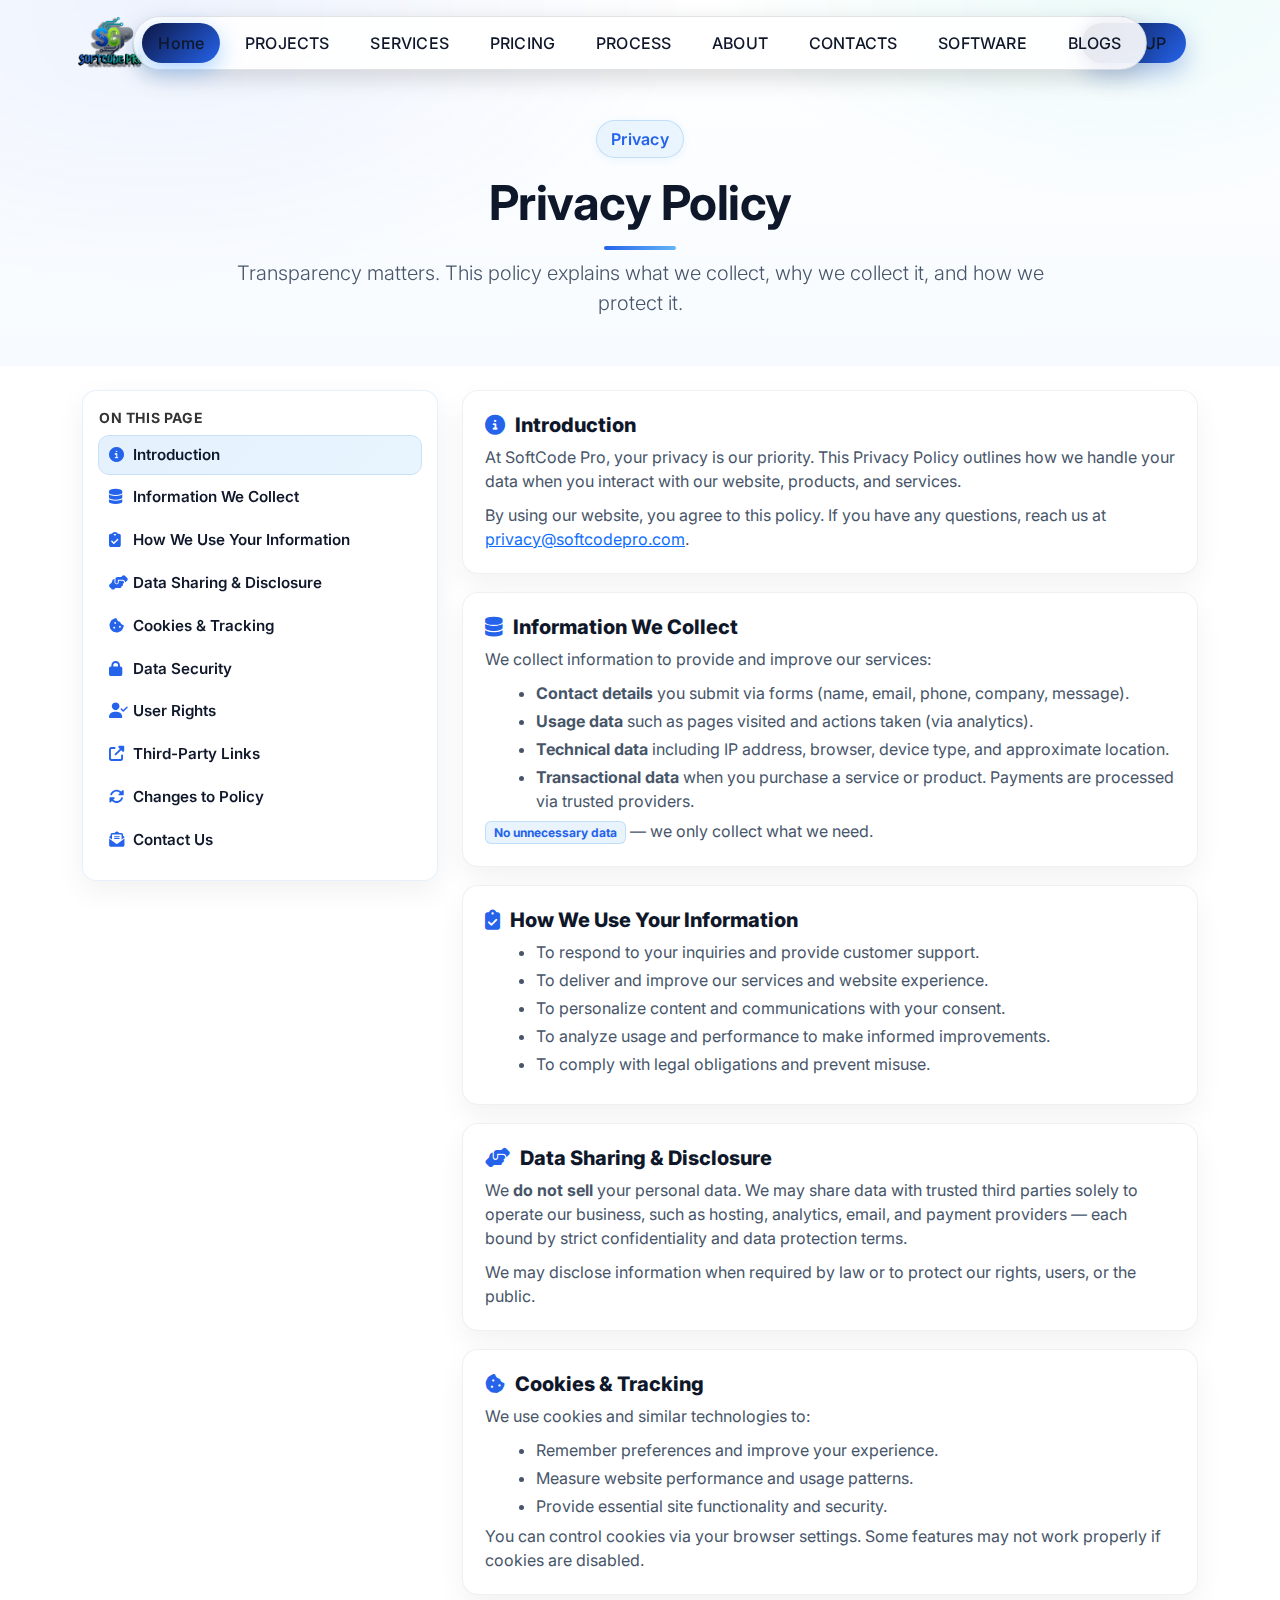
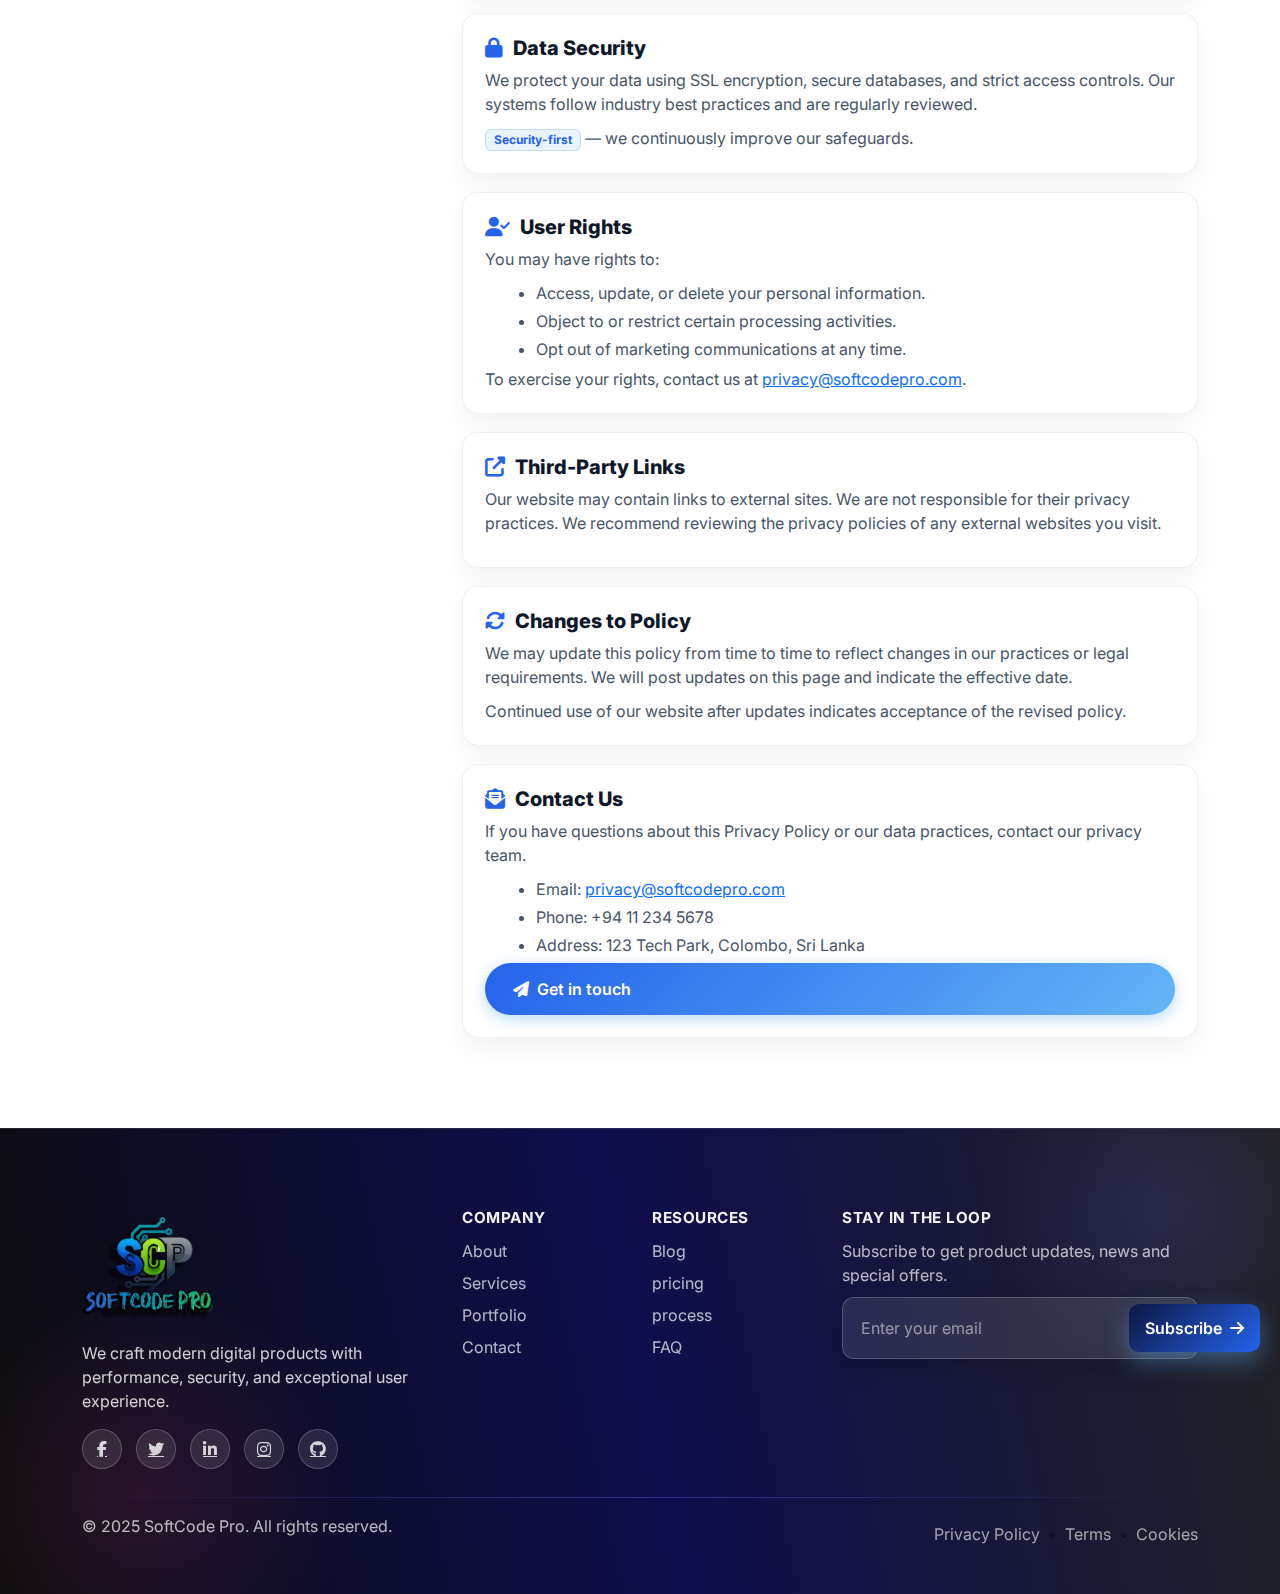
<file: Privacy.html>
<!DOCTYPE html>
<html lang="en">
<head>
    <meta charset="UTF-8">
    <meta name="viewport" content="width=device-width, initial-scale=1.0">
    <title>Privacy Policy - SoftCode Pro</title>
    <link rel="icon" type="image/png" sizes="16x16" href="images/logo.png">
    
    <!-- Bootstrap 5 CSS -->
    <link href="https://cdn.jsdelivr.net/npm/bootstrap@5.3.0/dist/css/bootstrap.min.css" rel="stylesheet">
    
    <!-- Font Awesome -->
    <link rel="stylesheet" href="https://cdnjs.cloudflare.com/ajax/libs/font-awesome/6.4.0/css/all.min.css">
    
    <!-- Google Fonts -->
    <link href="https://fonts.googleapis.com/css2?family=Inter:wght@300;400;500;600;700&display=swap" rel="stylesheet">
    
    <!-- Custom CSS -->
    <link rel="stylesheet" href="style.css">
    <link rel="stylesheet" href="about.css">
    <link rel="stylesheet" href="privacy.css">
</head>
<body class="legal-page">
     <!-- Navigation -->
     <nav class="navbar navbar-expand-lg navbar-dark">
        <div class="container">
            <a class="navbar-brand" href="#">
                <img src="images/logo.png" alt="SoftCode Pro" class="navbar-logo">
            </a>
            
            <button class="navbar-toggler" type="button" data-bs-toggle="collapse" data-bs-target="#navbarNav">
                <span class="navbar-toggler-icon"></span>
            </button>
            
            <div class="collapse navbar-collapse" id="navbarNav">
                <ul class="navbar-nav mx-auto scp-nav-pills">
                    <li class="nav-item">
                        <a class="nav-link scp-pill-link active" aria-current="page" href="index.html">Home</a>
                    </li>
                    <li class="nav-item">
                        <a class="nav-link scp-pill-link" href="protfolio.html">PROJECTS</a>
                    </li>
                    <li class="nav-item">
                        <a class="nav-link scp-pill-link" href="services.html">SERVICES</a>
                    </li>
                  
                    <li class="nav-item">
                        <a class="nav-link scp-pill-link" href="index.html#pricing">PRICING</a>
                    </li>
                    <li class="nav-item">
                        <a class="nav-link scp-pill-link" href="index.html#process">PROCESS</a>
                    </li>
                    <li class="nav-item">
                        <a class="nav-link scp-pill-link" href="about.html">ABOUT</a>
                    </li>
                    <li class="nav-item">
                        <a class="nav-link scp-pill-link" href="contact.html">CONTACTS</a>
                    </li>
                    <li class="nav-item">
                        <a class="nav-link scp-pill-link" href="software.html">SOFTWARE</a>
                    </li>
                    <li class="nav-item">
                        <a class="nav-link scp-pill-link" href="blogs.html">BLOGS</a>
                    </li>
                </ul>
                
                <div class="navbar-nav d-flex align-items-center scp-actions">
                  
                    
                   
                    
                    <!-- Auth Buttons -->
                    
                    <a class="nav-link signup-btn scp-register-btn" href="login.html">SIGN UP</a>
                </div>
            </div>
        </div>
    </nav>
    
    <!-- Privacy Hero -->
    <section class="privacy-hero">
        <div class="container">
            <div class="mb-3">
                <span class="privacy-badge" data-i18n="hero.badge">
                    <i class="fas fa-shield-alt"></i> Privacy
                </span>
            </div>
            <h1 class="display-5 fw-bold mb-2" data-i18n="hero.title">Privacy Policy</h1>
            <p class="lead" data-i18n="hero.subtitle">
                Transparency matters. This policy explains what we collect, why we collect it, and how we protect it.
            </p>
        </div>
    </section>

    <!-- Privacy Content -->
    <section class="privacy-body">
        <div class="container">
            <div class="row g-4">
                <!-- Sidebar TOC -->
                <aside class="col-lg-4">
                    <nav class="privacy-toc" aria-label="Privacy Table of Contents">
                        <div class="toc-title" data-i18n="toc.title">On this page</div>
                        <ul class="list-unstyled">
                            <li><a class="active" href="#intro"><i class="fas fa-info-circle"></i> <span data-i18n="toc.intro">Introduction</span></a></li>
                            <li><a href="#info-collect"><i class="fas fa-database"></i> <span data-i18n="toc.info">Information We Collect</span></a></li>
                            <li><a href="#use-info"><i class="fas fa-clipboard-check"></i> <span data-i18n="toc.use">How We Use Your Information</span></a></li>
                            <li><a href="#sharing-disclosure"><i class="fas fa-handshake-angle"></i> <span data-i18n="toc.sharing">Data Sharing & Disclosure</span></a></li>
                            <li><a href="#cookies-tracking"><i class="fas fa-cookie-bite"></i> <span data-i18n="toc.cookies">Cookies & Tracking</span></a></li>
                            <li><a href="#data-security"><i class="fas fa-lock"></i> <span data-i18n="toc.security">Data Security</span></a></li>
                            <li><a href="#user-rights"><i class="fas fa-user-check"></i> <span data-i18n="toc.rights">User Rights</span></a></li>
                            <li><a href="#third-party-links"><i class="fas fa-up-right-from-square"></i> <span data-i18n="toc.links">Third-Party Links</span></a></li>
                            <li><a href="#policy-changes"><i class="fas fa-rotate"></i> <span data-i18n="toc.changes">Changes to Policy</span></a></li>
                            <li><a href="#contact-us"><i class="fas fa-envelope-open-text"></i> <span data-i18n="toc.contact">Contact Us</span></a></li>
                        </ul>
                    </nav>
                </aside>

                <!-- Main Policy Content -->
                <div class="col-lg-8">
                    <!-- 1. Introduction -->
                    <article id="intro" class="policy-section">
                        <div class="policy-card">
                            <h5><i class="fas fa-info-circle"></i> <span data-i18n="toc.intro">Introduction</span></h5>
                            <p>
                                At SoftCode Pro, your privacy is our priority. This Privacy Policy outlines how we handle your data when you interact with our website, products, and services.
                            </p>
                            <p class="mb-0">
                                By using our website, you agree to this policy. If you have any questions, reach us at <a href="mailto:privacy@softcodepro.com">privacy@softcodepro.com</a>.
                            </p>
                        </div>
                    </article>

                    <!-- 2. Information We Collect -->
                    <article id="info-collect" class="policy-section">
                        <div class="policy-card">
                            <h5><i class="fas fa-database"></i> <span data-i18n="toc.info">Information We Collect</span></h5>
                            <p>We collect information to provide and improve our services:</p>
                            <ul>
                                <li><strong>Contact details</strong> you submit via forms (name, email, phone, company, message).</li>
                                <li><strong>Usage data</strong> such as pages visited and actions taken (via analytics).</li>
                                <li><strong>Technical data</strong> including IP address, browser, device type, and approximate location.</li>
                                <li><strong>Transactional data</strong> when you purchase a service or product. Payments are processed via trusted providers.</li>
                            </ul>
                            <p class="mb-0"><span class="badge badge-soft">No unnecessary data</span> — we only collect what we need.</p>
                        </div>
                    </article>

                    <!-- 3. How We Use Your Information -->
                    <article id="use-info" class="policy-section">
                        <div class="policy-card">
                            <h5><i class="fas fa-clipboard-check"></i> <span data-i18n="toc.use">How We Use Your Information</span></h5>
                            <ul>
                                <li>To respond to your inquiries and provide customer support.</li>
                                <li>To deliver and improve our services and website experience.</li>
                                <li>To personalize content and communications with your consent.</li>
                                <li>To analyze usage and performance to make informed improvements.</li>
                                <li>To comply with legal obligations and prevent misuse.</li>
                            </ul>
                        </div>
                    </article>

                    <!-- 4. Data Sharing & Disclosure -->
                    <article id="sharing-disclosure" class="policy-section">
                        <div class="policy-card">
                            <h5><i class="fas fa-handshake-angle"></i> <span data-i18n="toc.sharing">Data Sharing & Disclosure</span></h5>
                            <p>
                                We <strong>do not sell</strong> your personal data. We may share data with trusted third parties solely to operate our business, such as hosting, analytics, email, and payment providers — each bound by strict confidentiality and data protection terms.
                            </p>
                            <p class="mb-0">We may disclose information when required by law or to protect our rights, users, or the public.</p>
                        </div>
                    </article>

                    <!-- 5. Cookies & Tracking -->
                    <article id="cookies-tracking" class="policy-section">
                        <div class="policy-card">
                            <h5><i class="fas fa-cookie-bite"></i> <span data-i18n="toc.cookies">Cookies & Tracking</span></h5>
                            <p>We use cookies and similar technologies to:</p>
                            <ul>
                                <li>Remember preferences and improve your experience.</li>
                                <li>Measure website performance and usage patterns.</li>
                                <li>Provide essential site functionality and security.</li>
                            </ul>
                            <p class="mb-0">You can control cookies via your browser settings. Some features may not work properly if cookies are disabled.</p>
                        </div>
                    </article>

                    <!-- 6. Data Security -->
                    <article id="data-security" class="policy-section">
                        <div class="policy-card">
                            <h5><i class="fas fa-lock"></i> <span data-i18n="toc.security">Data Security</span></h5>
                            <p>
                                We protect your data using SSL encryption, secure databases, and strict access controls. Our systems follow industry best practices and are regularly reviewed.
                            </p>
                            <p class="mb-0"><span class="badge badge-soft">Security-first</span> — we continuously improve our safeguards.</p>
                        </div>
                    </article>

                    <!-- 7. User Rights -->
                    <article id="user-rights" class="policy-section">
                        <div class="policy-card">
                            <h5><i class="fas fa-user-check"></i> <span data-i18n="toc.rights">User Rights</span></h5>
                            <p>You may have rights to:</p>
                            <ul>
                                <li>Access, update, or delete your personal information.</li>
                                <li>Object to or restrict certain processing activities.</li>
                                <li>Opt out of marketing communications at any time.</li>
                            </ul>
                            <p class="mb-0">To exercise your rights, contact us at <a href="mailto:privacy@softcodepro.com">privacy@softcodepro.com</a>.</p>
                        </div>
                    </article>

                    <!-- 8. Third-Party Links -->
                    <article id="third-party-links" class="policy-section">
                        <div class="policy-card">
                            <h5><i class="fas fa-up-right-from-square"></i> <span data-i18n="toc.links">Third-Party Links</span></h5>
                            <p>
                                Our website may contain links to external sites. We are not responsible for their privacy practices. We recommend reviewing the privacy policies of any external websites you visit.
                            </p>
                        </div>
                    </article>

                    <!-- 9. Changes to Policy -->
                    <article id="policy-changes" class="policy-section">
                        <div class="policy-card">
                            <h5><i class="fas fa-rotate"></i> <span data-i18n="toc.changes">Changes to Policy</span></h5>
                            <p>
                                We may update this policy from time to time to reflect changes in our practices or legal requirements. We will post updates on this page and indicate the effective date.
                            </p>
                            <p class="mb-0">Continued use of our website after updates indicates acceptance of the revised policy.</p>
                        </div>
                    </article>

                    <!-- 10. Contact Us -->
                    <article id="contact-us" class="policy-section">
                        <div class="policy-card">
                            <h5><i class="fas fa-envelope-open-text"></i> <span data-i18n="toc.contact">Contact Us</span></h5>
                            <p>
                                If you have questions about this Privacy Policy or our data practices, contact our privacy team.
                            </p>
                            <ul>
                                <li>Email: <a href="mailto:privacy@softcodepro.com">privacy@softcodepro.com</a></li>
                                <li>Phone: +94 11 234 5678</li>
                                <li>Address: 123 Tech Park, Colombo, Sri Lanka</li>
                            </ul>
                            <p class="mb-0"><a class="modern-btn" href="contact.html"><i class="fas fa-paper-plane"></i> Get in touch</a></p>
                        </div>
                    </article>
                </div>
            </div>
        </div>
    </section>

    <!-- Back to Top Button -->
    <button id="backToTop" class="back-to-top" aria-label="Back to top" title="Back to top">
        <i class="fas fa-arrow-up"></i>
    </button>
    
     <!-- Footer -->
     <footer class="scp-footer">
        <div class="footer-bg-elements">
            <div class="bg-circle circle-a"></div>
            <div class="bg-circle circle-b"></div>
        </div>
        <div class="container">
            <div class="row g-4 align-items-start scp-footer-top">
                <div class="col-lg-4">
                    <div class="scp-footer-brand">
                        <div class="brand-logo">
                            <img src="images/logo.png" alt="SoftCode Pro" class="footer-logo">
                        </div>
                        <p class="brand-text">We craft modern digital products with performance, security, and exceptional user experience.</p>
                        <div class="scp-footer-social">
                            <a href="#" aria-label="Facebook"><i class="fab fa-facebook-f"></i></a>
                            <a href="#" aria-label="Twitter"><i class="fab fa-twitter"></i></a>
                            <a href="#" aria-label="LinkedIn"><i class="fab fa-linkedin-in"></i></a>
                            <a href="#" aria-label="Instagram"><i class="fab fa-instagram"></i></a>
                            <a href="#" aria-label="GitHub"><i class="fab fa-github"></i></a>
                        </div>
                    </div>
                </div>
                <div class="col-6 col-lg-2">
                    <h6 class="footer-title">Company</h6>
                    <ul class="footer-links">
                        <li><a href="about.html">About</a></li>
                        <li><a href="services.html">Services</a></li>
                        <li><a href="protfolio.html">Portfolio</a></li>
                        <li><a href="contact.html">Contact</a></li>
                    </ul>
                </div>
                <div class="col-6 col-lg-2">
                    <h6 class="footer-title">Resources</h6>
                    <ul class="footer-links">
                        <li><a href="blogs.html">Blog</a></li>
                        <li><a href="index.html#pricing">pricing</a></li>
                        <li><a href="index.html#process">process</a></li>
                        <li><a href="contact.html#FAQ">FAQ</a></li>
                    </ul>
                </div>
                <div class="col-lg-4">
                    <h6 class="footer-title">Stay in the loop</h6>
                    <p class="footer-note">Subscribe to get product updates, news and special offers.</p>
                    <form class="footer-subscribe-form" action="#" method="post" onsubmit="return false;">
                        <div class="footer-subscribe">
                            <input type="email" class="footer-input" placeholder="Enter your email" aria-label="Email address">
                            <button class="footer-btn" type="submit">
                                <span>Subscribe</span>
                                <i class="fas fa-arrow-right"></i>
                            </button>
                        </div>
                    </form>
                </div>
            </div>
            <div class="scp-footer-bottom">
                <div class="footer-divider"></div>
                <div class="bottom-row">
                    <p class="copyright">© 2025 SoftCode Pro. All rights reserved.</p>
                    <div class="bottom-links">
                        <a href="#">Privacy Policy</a>
                        <span class="sep">•</span>
                        <a href="#">Terms</a>
                        <span class="sep">•</span>
                        <a href="#">Cookies</a>
                    </div>
                </div>
            </div>
        </div>
    </footer>

    

    <!-- Bootstrap JS -->
    <script src="https://cdn.jsdelivr.net/npm/bootstrap@5.3.0/dist/js/bootstrap.bundle.min.js"></script>
    
    <!-- Custom JavaScript -->
    <script>
        document.addEventListener('DOMContentLoaded', function() {
            // Ensure page-load entrance animations run (navbar visibility, hero pieces, etc.)
            document.body.classList.add('page-loaded');
            // Apply scrolled state styling to navbar
            const navbar = document.querySelector('.navbar');
            const applyNavbarScrolled = () => {
                if (!navbar) return;
                if (window.scrollY > 10) navbar.classList.add('navbar-scrolled');
                else navbar.classList.remove('navbar-scrolled');
            };
            applyNavbarScrolled();
            window.addEventListener('scroll', applyNavbarScrolled);
            // Animated Counter Functionality
            function animateCounters() {
                const counters = document.querySelectorAll('.scp-stat-counter');
                const speed = 200; // The lower the faster
                
                counters.forEach(counter => {
                    const target = +counter.getAttribute('data-count');
                    const count = +counter.innerText;
                    const increment = target / speed;
                    
                    if (count < target) {
                        counter.innerText = Math.ceil(count + increment);
                        setTimeout(animateCounters, 1);
                    } else {
                        counter.innerText = target;
                        counter.classList.add('animated');
                    }
                });
            }
            
            // Intersection Observer to trigger animation when section is in view
            const statsSection = document.querySelector('.scp-stats-section');
            let animated = false;
            
            const observer = new IntersectionObserver((entries, observer) => {
                entries.forEach(entry => {
                    if (entry.isIntersecting && !animated) {
                        animateCounters();
                        animated = true;
                        observer.unobserve(entry.target);
                    }
                });
            }, { threshold: 0.5 });
            
            if (statsSection) {
                observer.observe(statsSection);
            }
            const contactForm = document.getElementById('scpContactForm');
            const submitBtn = document.getElementById('scpSubmitBtn');
            const submitSpinner = document.getElementById('scpSubmitSpinner');
            const submitText = document.getElementById('scpSubmitText');
            const successAlert = document.getElementById('scpSuccessAlert');

            // Form validation and submission
            if (contactForm) {
                contactForm.addEventListener('submit', function(event) {
                    event.preventDefault();
                    
                    // Check form validity
                    if (!contactForm.checkValidity()) {
                        event.stopPropagation();
                        contactForm.classList.add('was-validated');
                        return;
                    }

                    // Show loading state
                    submitBtn.disabled = true;
                    submitText.textContent = 'Sending...';
                    submitSpinner.classList.remove('d-none');

                    // Simulate form submission (replace with actual AJAX call)
                    setTimeout(function() {
                        // Get form data
                        const formData = {
                            name: document.getElementById('scpName').value,
                            email: document.getElementById('scpEmail').value,
                            subject: document.getElementById('scpSubject').value,
                            message: document.getElementById('scpMessage').value
                        };
                        
                        console.log('Form submitted:', formData);
                        
                        // Hide loading state
                        submitBtn.disabled = false;
                        submitText.textContent = 'Send Message';
                        submitSpinner.classList.add('d-none');
                        
                        // Show success message
                        successAlert.classList.remove('d-none');
                        successAlert.classList.add('show');
                        
                        // Hide success message after 5 seconds
                        setTimeout(function() {
                            successAlert.classList.add('scp-fade-out');
                            setTimeout(function() {
                                successAlert.classList.remove('show', 'scp-fade-out');
                            }, 300);
                        }, 5000);
                        
                        // Reset form
                        contactForm.reset();
                        contactForm.classList.remove('was-validated');
                    }, 1500);
                });

                // Real-time validation feedback
                const formInputs = contactForm.querySelectorAll('.form-control');
                formInputs.forEach(input => {
                    input.addEventListener('input', function() {
                        if (input.checkValidity()) {
                            input.classList.remove('is-invalid');
                            input.classList.add('is-valid');
                        } else {
                            input.classList.remove('is-valid');
                            input.classList.add('is-invalid');
                        }
                    });
                });
            }
            
            // Smooth scrolling for anchor links
            document.querySelectorAll('a[href^="#"]').forEach(anchor => {
                anchor.addEventListener('click', function(e) {
                    e.preventDefault();
                    const target = document.querySelector(this.getAttribute('href'));
                    if (target) {
                        window.scrollTo({
                            top: target.offsetTop - 80,
                            behavior: 'smooth'
                        });
                    }
                });
            });

            // Privacy TOC active state on scroll
            const tocLinks = document.querySelectorAll('.privacy-toc a');
            const sections = document.querySelectorAll('.policy-section');
            const tocMap = {};
            tocLinks.forEach(link => {
                const href = link.getAttribute('href') || '';
                const id = href.startsWith('#') ? href.slice(1) : href;
                if (id) {
                    tocMap[id] = link;
                }
                link.addEventListener('click', () => {
                    tocLinks.forEach(l => l.classList.remove('active'));
                    link.classList.add('active');
                });
            });
            const tocObserver = new IntersectionObserver((entries) => {
                entries.forEach(entry => {
                    if (entry.isIntersecting) {
                        const id = entry.target.id;
                        const activeLink = tocMap[id];
                        if (activeLink) {
                            tocLinks.forEach(l => l.classList.remove('active'));
                            activeLink.classList.add('active');
                        }
                    }
                });
            }, { root: null, rootMargin: '0px 0px -65% 0px', threshold: 0.1 });
            sections.forEach(section => tocObserver.observe(section));

            // Back-to-top visibility and behavior
            const backBtn = document.getElementById('backToTop');
            const handleScroll = () => {
                if (!backBtn) return;
                if (window.scrollY > 300) backBtn.classList.add('show');
                else backBtn.classList.remove('show');
            };
            window.addEventListener('scroll', handleScroll, { passive: true });
            handleScroll();
            if (backBtn) {
                backBtn.addEventListener('click', () => {
                    window.scrollTo({ top: 0, behavior: 'smooth' });
                });
            }
        });

        
       
        // Attach handlers to service cards
        (function initServiceCards() {
            const cards = document.querySelectorAll('.service-card[data-service]');
            const modalEl = document.getElementById('serviceModal');
            const openModal = (key) => {
                currentServiceKey = key;
                const lang = localStorage.getItem('language') || 'en';
                populateServiceModal(key, lang);
                const modal = bootstrap.Modal.getOrCreateInstance(modalEl);
                modal.show();
            };
            cards.forEach(card => {
                const key = card.getAttribute('data-service');
                if (!key) return;
                card.addEventListener('click', () => openModal(key));
                card.addEventListener('keydown', (e) => {
                    if (e.key === 'Enter' || e.key === ' ') {
                        e.preventDefault();
                        openModal(key);
                    }
                });
            });
            if (modalEl) {
                modalEl.addEventListener('hidden.bs.modal', () => {
                    currentServiceKey = null;
                });
            }
        })();

        

        // Theme Toggle Functionality
        function toggleTheme() {
            const body = document.body;
            const themeIcon = document.getElementById('themeIcon');
            
            body.classList.toggle('dark-theme');
            
            if (body.classList.contains('dark-theme')) {
                themeIcon.className = 'fas fa-sun';
                localStorage.setItem('theme', 'dark');
            } else {
                themeIcon.className = 'fas fa-moon';
                localStorage.setItem('theme', 'light');
            }
        }

        // Testimonial Slider Functionality (guarded for pages without slider)
        const testimonials = document.querySelectorAll('.scp-testimonial-card');
        const dots = document.querySelectorAll('.scp-dot');
        if (testimonials.length && dots.length) {
            let currentSlide = 0;
            let slideInterval;
            function showTestimonial(index) {
                testimonials.forEach(testimonial => testimonial.classList.remove('active'));
                dots.forEach(dot => dot.classList.remove('active'));
                testimonials[index].classList.add('active');
                dots[index].classList.add('active');
            }
            function changeTestimonial(direction) {
                currentSlide += direction;
                if (currentSlide >= testimonials.length) {
                    currentSlide = 0;
                } else if (currentSlide < 0) {
                    currentSlide = testimonials.length - 1;
                }
                showTestimonial(currentSlide);
            }
            function startSlideShow() {
                slideInterval = setInterval(() => {
                    currentSlide = (currentSlide + 1) % testimonials.length;
                    showTestimonial(currentSlide);
                }, 5000);
            }
            function stopSlideShow() {
                clearInterval(slideInterval);
            }
            // Auto-start slideshow
            startSlideShow();
            // Pause on hover
            const sliderContainer = document.querySelector('.scp-testimonial-slider-container');
            if (sliderContainer) {
                sliderContainer.addEventListener('mouseenter', stopSlideShow);
                sliderContainer.addEventListener('mouseleave', startSlideShow);
            }
            // Expose change function globally if needed
            window.changeTestimonial = changeTestimonial;
        }

        // Language Switch Functionality
        function switchLanguage(lang) {
            const currentLangSpan = document.getElementById('currentLang');
            const elements = {
                products: document.querySelector('a[href="#products"]'),
                services: document.querySelector('a[href="#services"]'),
                about: document.querySelector('a[href="#about"]'),
                contacts: document.querySelector('a[href="#contacts"]'),
                login: document.querySelector('a[href="#login"]'),
                signup: document.querySelector('a[href="#signup"]'),
                title: document.querySelector('.hero-title'),
                description: document.querySelector('.hero-description'),
                readMore: document.querySelector('.read-more-btn')
            };

            // Update text content
            if (window.translations && translations[lang]) {
                Object.keys(elements).forEach(key => {
                    if (!elements[key] || !translations[lang][key]) return;
                    if (key === 'title') return; // Do not overwrite hero title
                    elements[key].textContent = translations[lang][key];
                });
            }
            // Update current language display
            if (currentLangSpan) currentLangSpan.textContent = lang.toUpperCase();
            // Save language preference
            localStorage.setItem('language', lang);
            // Apply privacy page translations
            applyPrivacyTranslations(lang);
            // If a service modal is open, re-render it with the new language
            const modalEl = document.getElementById('serviceModal');
            if (modalEl && modalEl.classList.contains('show') && window.currentServiceKey && typeof populateServiceModal === 'function') {
                populateServiceModal(currentServiceKey, lang);
            }
        }

        // Privacy page translations (EN/SI) for data-i18n elements
        const privacyTranslations = {
            en: {
                hero: {
                    badge: 'Privacy',
                    title: 'Privacy Policy',
                    subtitle: 'Transparency matters. This policy explains what we collect, why we collect it, and how we protect it.'
                },
                toc: {
                    title: 'On this page',
                    intro: 'Introduction',
                    info: 'Information We Collect',
                    use: 'How We Use Your Information',
                    sharing: 'Data Sharing & Disclosure',
                    cookies: 'Cookies & Tracking',
                    security: 'Data Security',
                    rights: 'User Rights',
                    links: 'Third-Party Links',
                    changes: 'Changes to Policy',
                    contact: 'Contact Us'
                }
            },
            si: {
                hero: {
                    badge: '',
                    title: '',
                    subtitle: ''
                },
                toc: {
                    title: '',
                    intro: '',
                    info: '',
                    use: '',
                    sharing: '',
                    cookies: '',
                    security: '',
                    rights: '',
                    links: '',
                    changes: '',
                    contact: ''
                }
            }
        };
        function getNested(obj, path) {
            return path.split('.').reduce((o, k) => (o && k in o ? o[k] : undefined), obj);
        }
        function applyPrivacyTranslations(lang) {
            const dict = privacyTranslations[lang] || privacyTranslations.en;
            document.querySelectorAll('[data-i18n]').forEach(el => {
                const key = el.getAttribute('data-i18n');
                const value = getNested(dict, key);
                if (typeof value === 'string') {
                    el.textContent = value;
                }
            });
        }

        // Initialize theme and language on page load
        document.addEventListener('DOMContentLoaded', function() {
            // Load saved theme
            const savedTheme = localStorage.getItem('theme');
            if (savedTheme === 'dark') {
                document.body.classList.add('dark-theme');
                document.getElementById('themeIcon').className = 'fas fa-sun';
            }

            // Load saved language
            const savedLanguage = localStorage.getItem('language') || 'en';
            switchLanguage(savedLanguage);
        });



         // Add scroll animation
         window.addEventListener('scroll', function() {
            const cards = document.querySelectorAll('.mission-card');
            const triggerBottom = window.innerHeight / 5 * 4;

            cards.forEach(card => {
                const cardTop = card.getBoundingClientRect().top;
                if(cardTop < triggerBottom) {
                    card.classList.add('animate-card');
                }
            });
        });

        // Add hover effect sound (optional)
        document.querySelectorAll('.mission-card').forEach(card => {
            card.addEventListener('mouseenter', function() {
                this.style.transform = 'translateY(-10px) scale(1.02)';
            });
            
            card.addEventListener('mouseleave', function() {
                this.style.transform = 'translateY(0) scale(1)';
            });
        });

    </script>

   

    
    
</body>
</html>
</file>
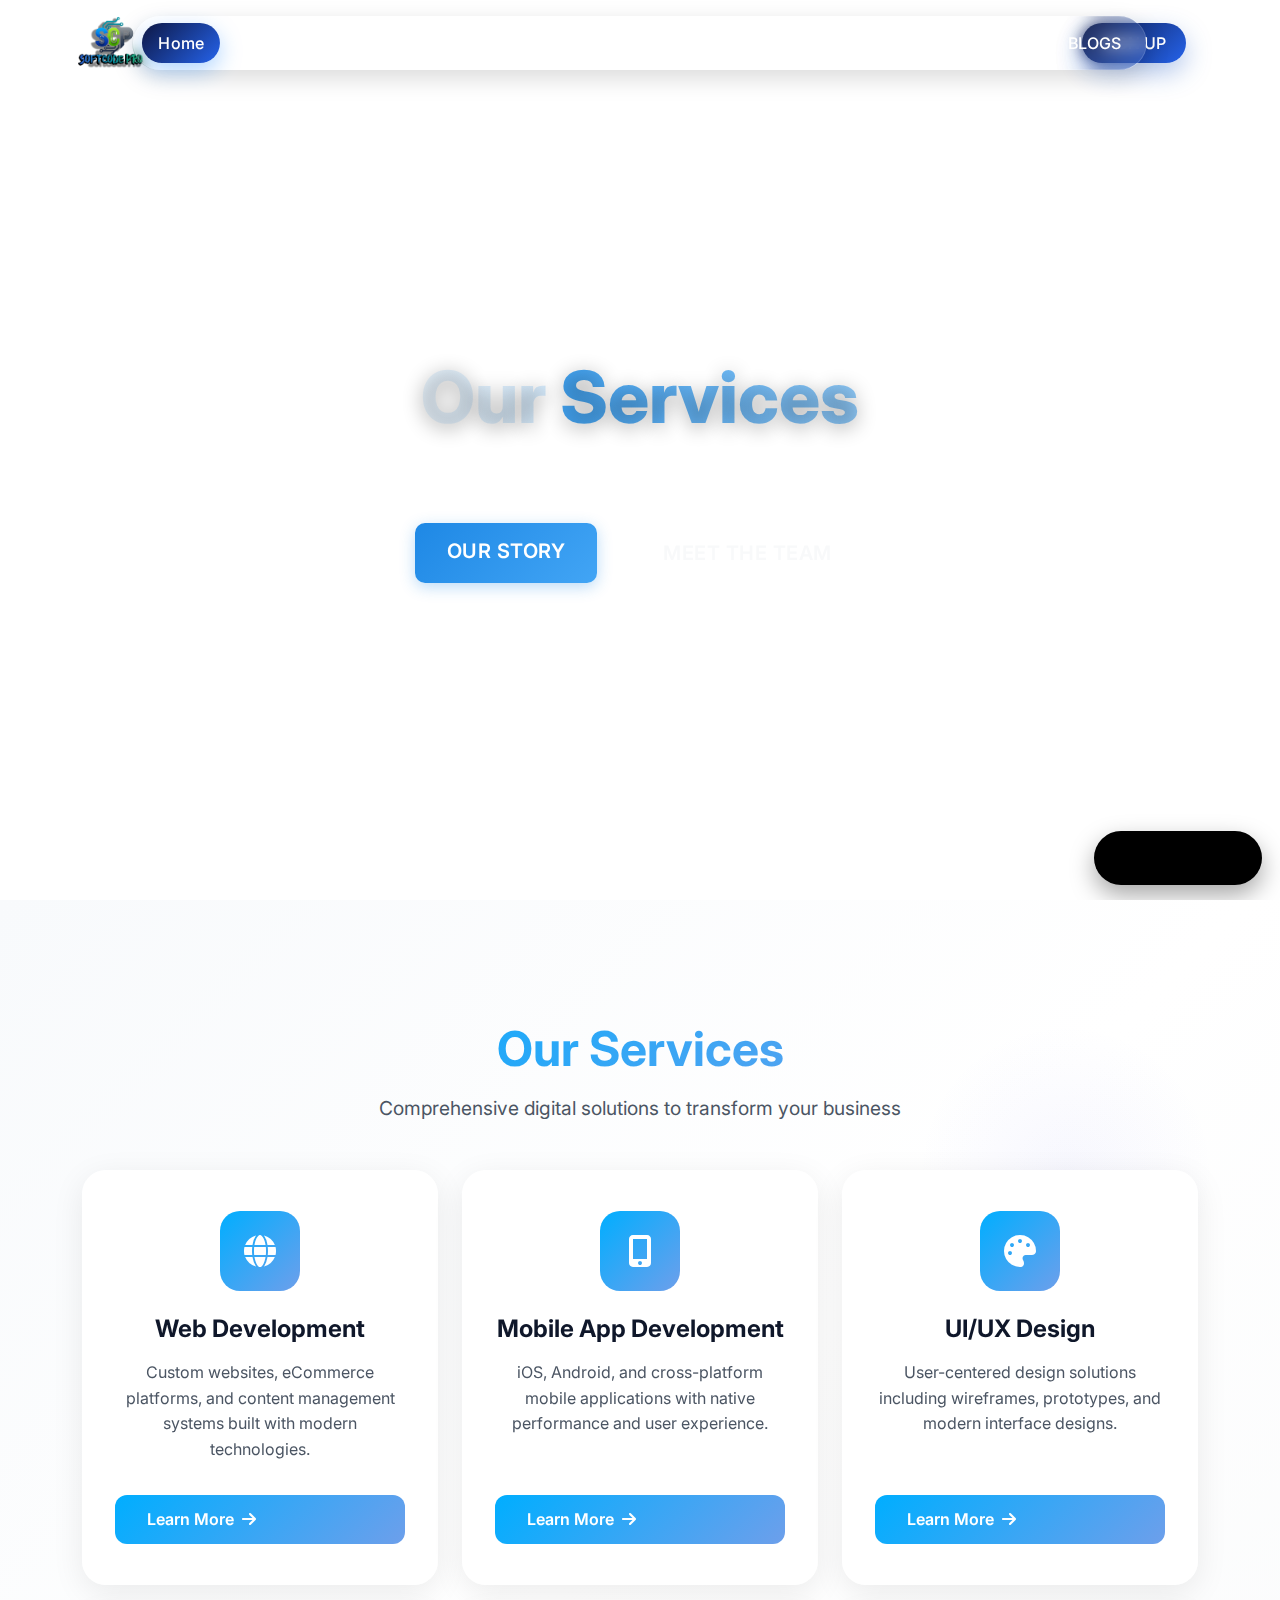
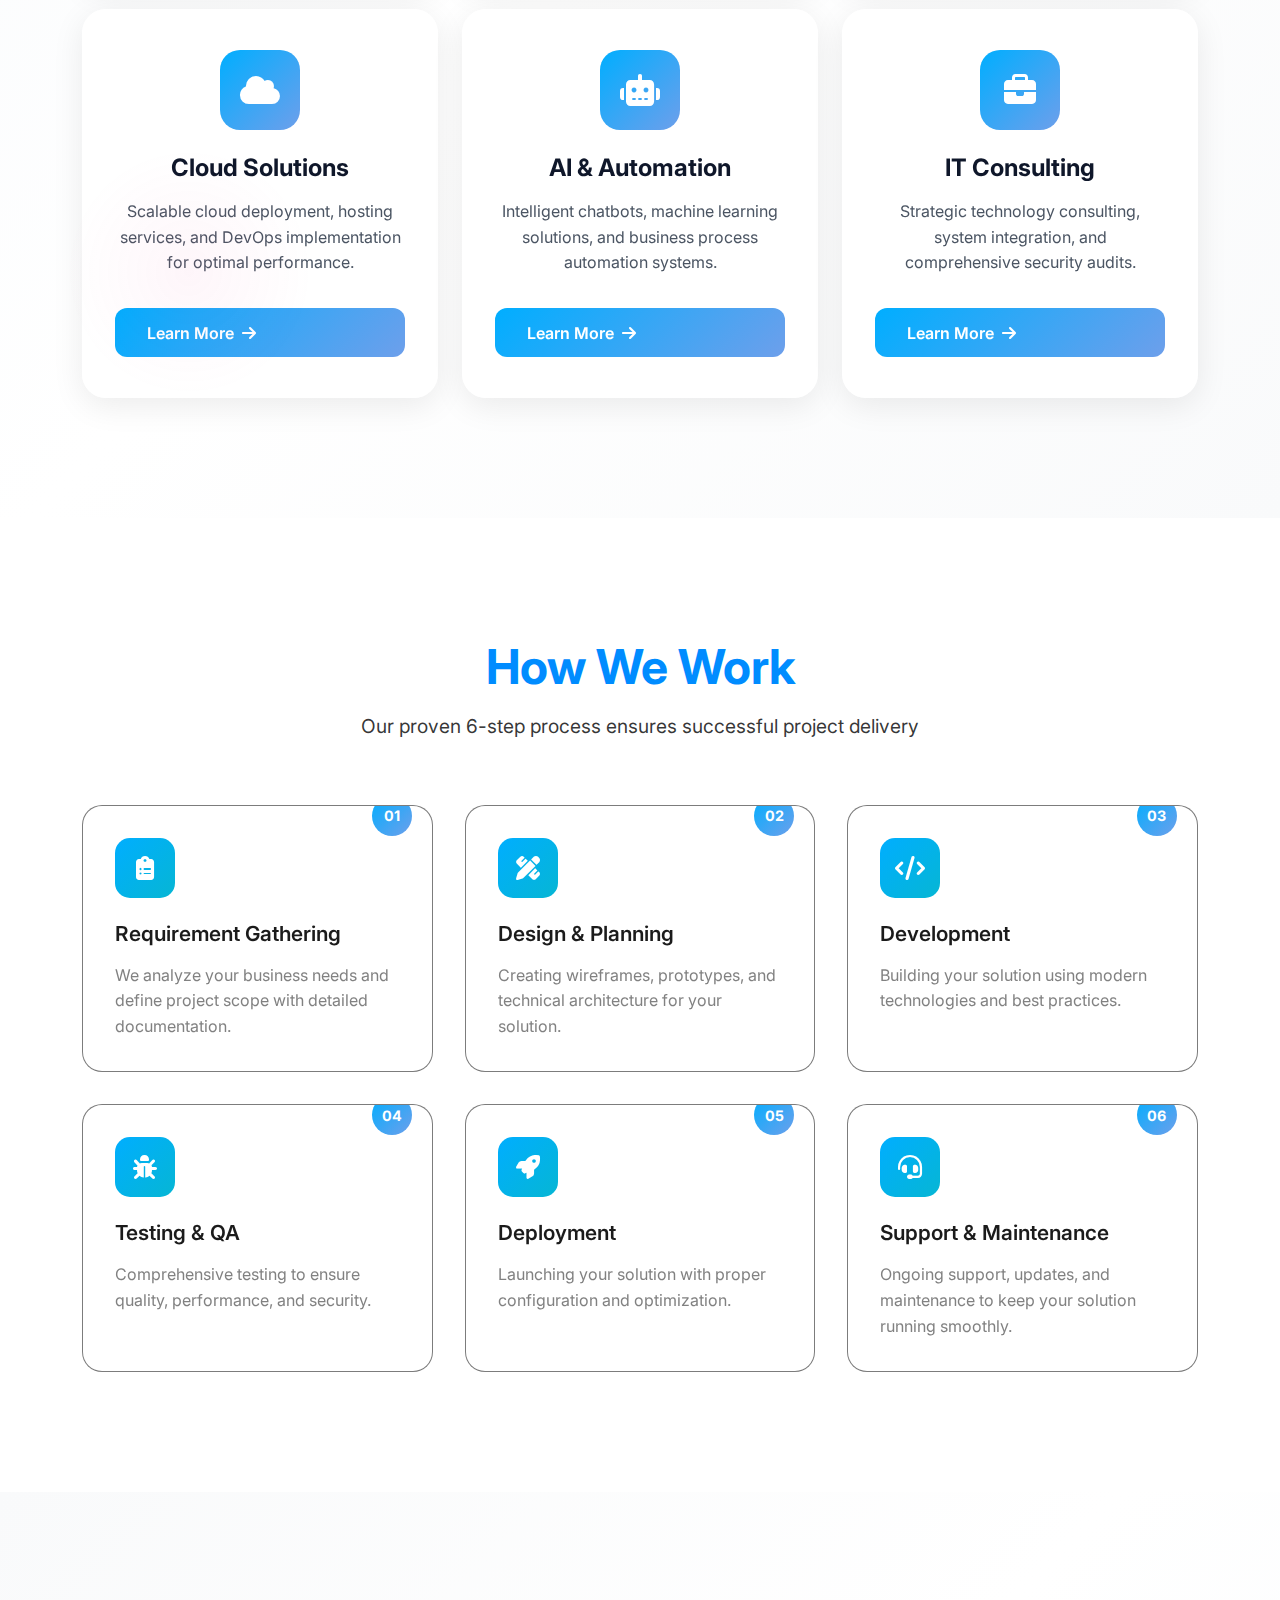
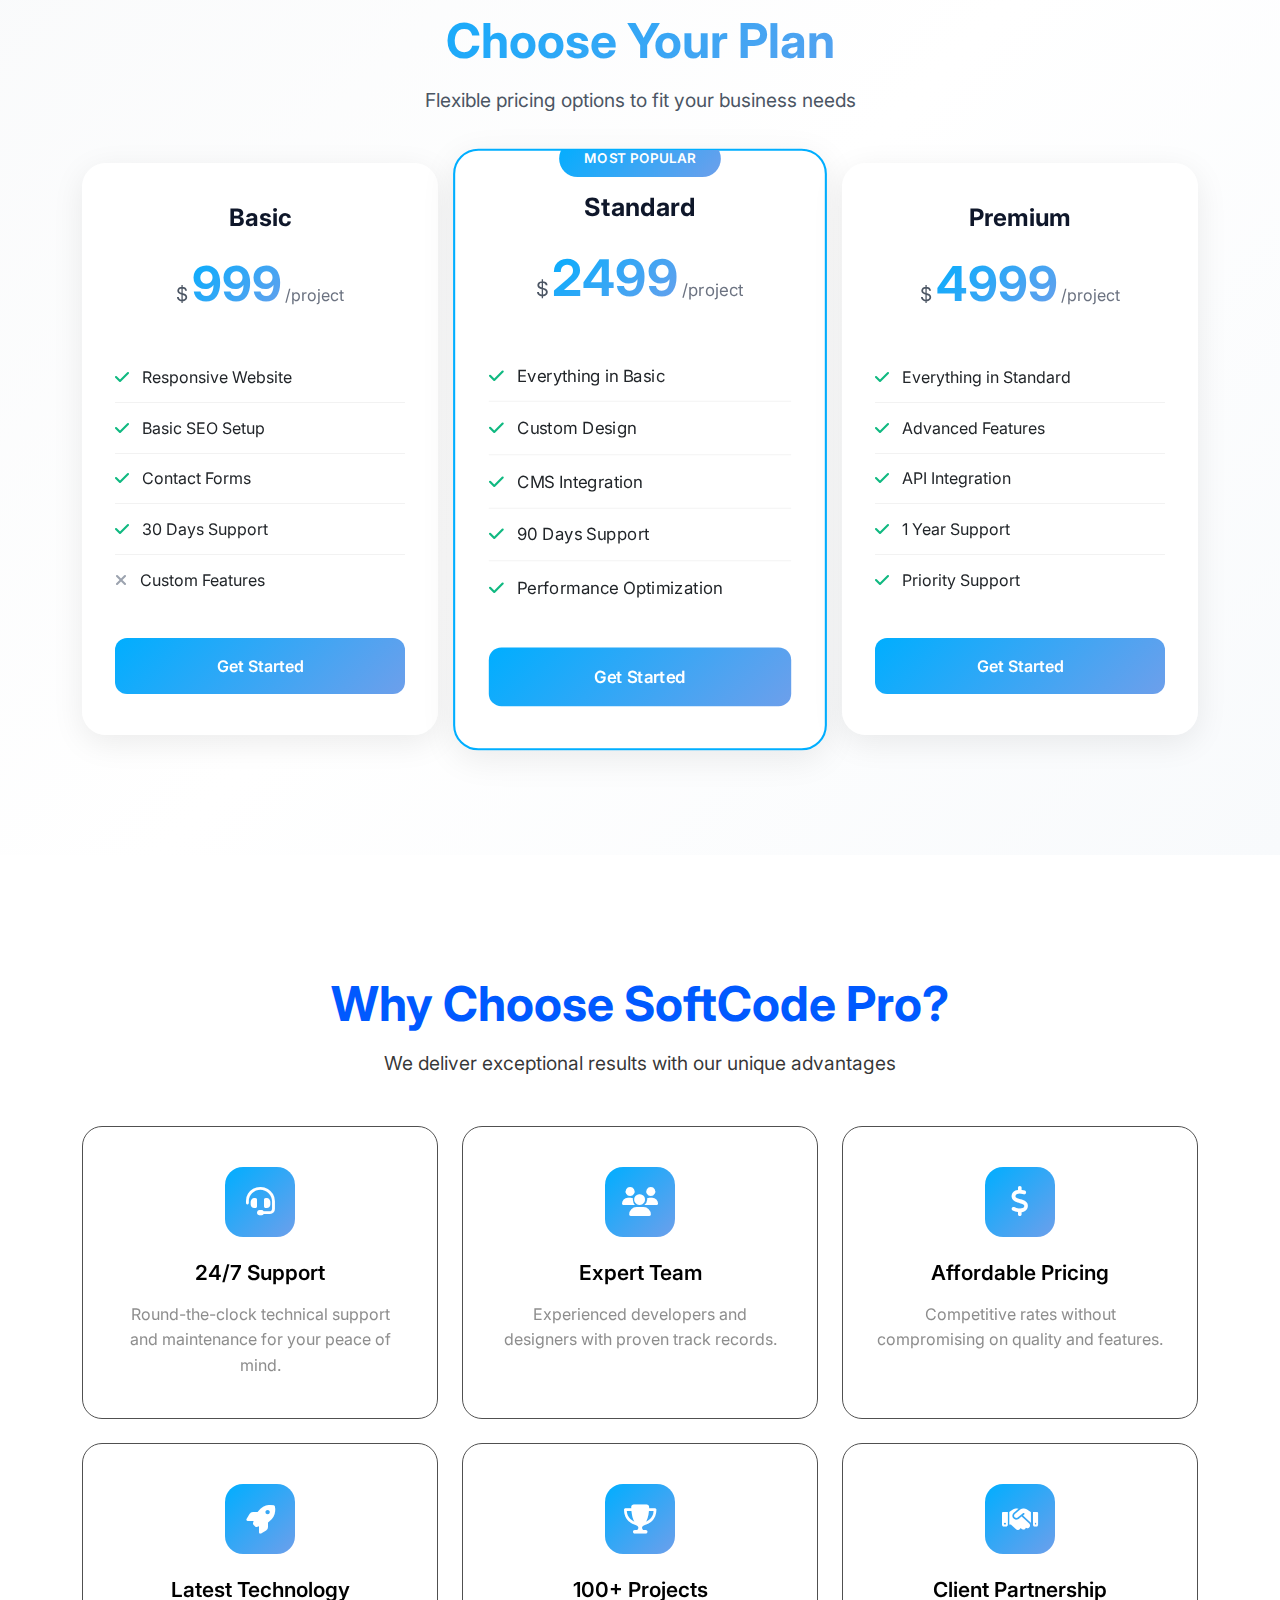
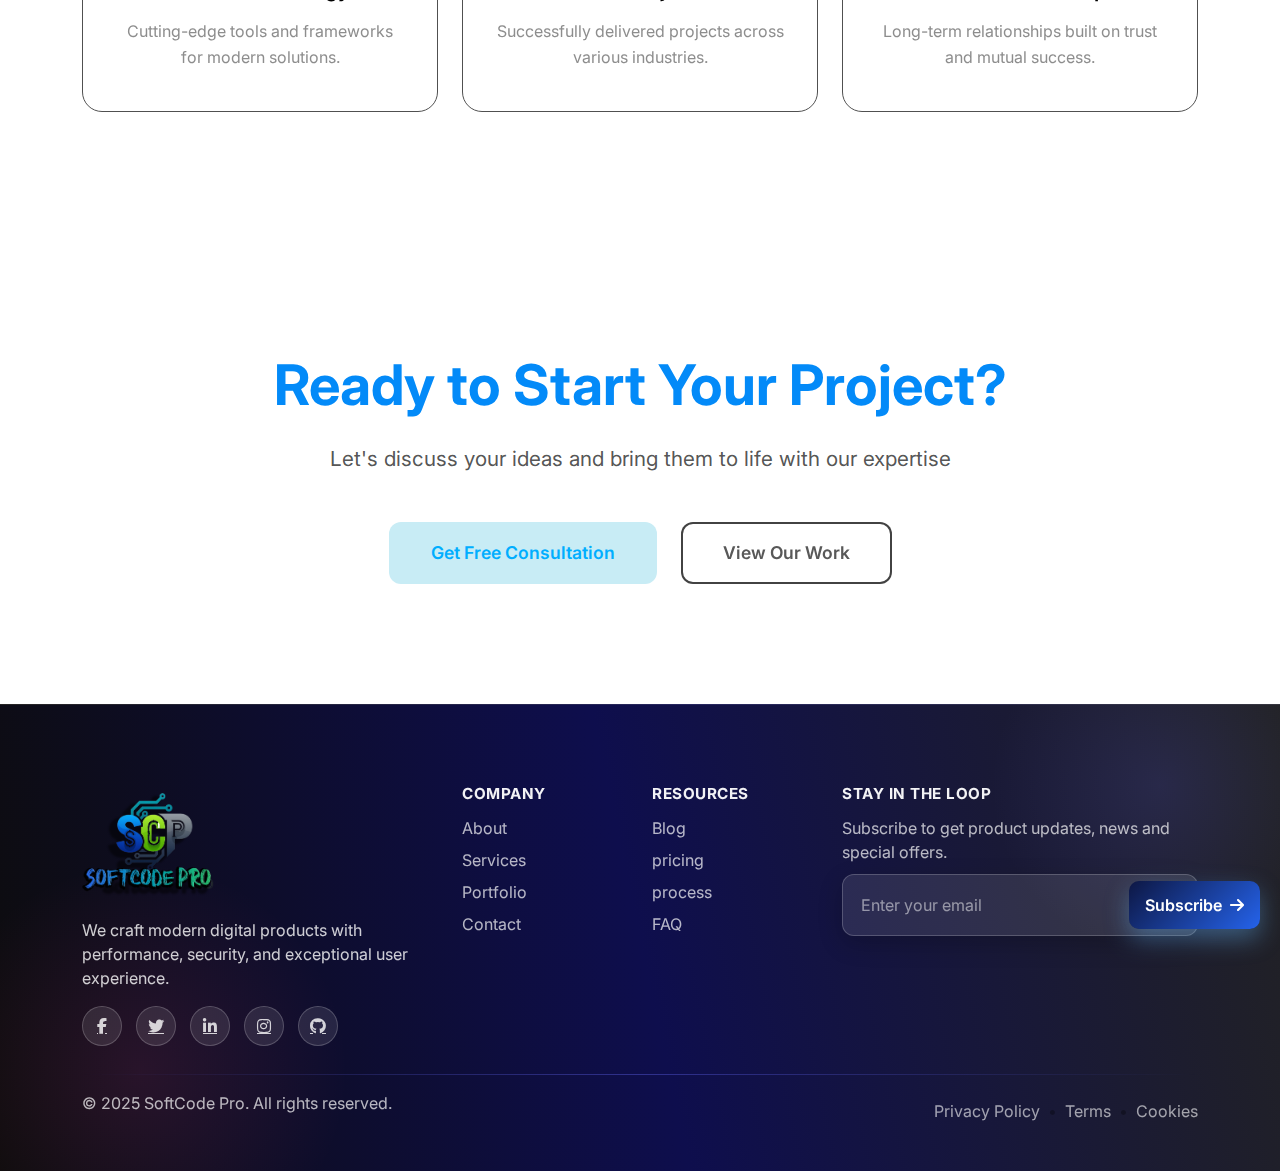
<file: services.html>
<!DOCTYPE html>
<html lang="en">
<head>
    <meta charset="UTF-8">
    <meta name="viewport" content="width=device-width, initial-scale=1.0">
    <title>Services page - SoftCode Pro</title>
    <link rel="icon" type="image/png" sizes="16x16" href="images/logo.png">
    
    <!-- Bootstrap 5 CSS -->
    <link href="https://cdn.jsdelivr.net/npm/bootstrap@5.3.0/dist/css/bootstrap.min.css" rel="stylesheet">
    
    <!-- Font Awesome -->
    <link rel="stylesheet" href="https://cdnjs.cloudflare.com/ajax/libs/font-awesome/6.4.0/css/all.min.css">
    
    <!-- Google Fonts -->
    <link href="https://fonts.googleapis.com/css2?family=Inter:wght@300;400;500;600;700&display=swap" rel="stylesheet">
    
    <!-- Custom CSS -->
    <link rel="stylesheet" href="style.css">
    <link rel="stylesheet" href="about.css">
    <link rel="stylesheet" href="services.css">
</head>
<body>
    
       <!-- Navigation -->
     <nav class="navbar navbar-expand-lg navbar-dark">
        <div class="container">
            <a class="navbar-brand" href="#">
                <img src="images/logo.png" alt="SoftCode Pro" class="navbar-logo">
            </a>
            
            <button class="navbar-toggler" type="button" data-bs-toggle="collapse" data-bs-target="#navbarNav">
                <span class="navbar-toggler-icon"></span>
            </button>
            
            <div class="collapse navbar-collapse" id="navbarNav">
                <ul class="navbar-nav mx-auto scp-nav-pills">
                    <li class="nav-item">
                        <a class="nav-link scp-pill-link active" aria-current="page" href="index.html">Home</a>
                    </li>
                    <li class="nav-item">
                        <a class="nav-link scp-pill-link" href="protfolio.html">PROJECTS</a>
                    </li>
                    <li class="nav-item">
                        <a class="nav-link scp-pill-link" href="services.html">SERVICES</a>
                    </li>
                  
                    <li class="nav-item">
                        <a class="nav-link scp-pill-link" href="index.html#pricing">PRICING</a>
                    </li>
                    <li class="nav-item">
                        <a class="nav-link scp-pill-link" href="index.html#process">PROCESS</a>
                    </li>
                    <li class="nav-item">
                        <a class="nav-link scp-pill-link" href="about.html">ABOUT</a>
                    </li>
                    <li class="nav-item">
                        <a class="nav-link scp-pill-link" href="contact.html">CONTACTS</a>
                    </li>
                    <li class="nav-item">
                        <a class="nav-link scp-pill-link" href="software.html">SOFTWARE</a>
                    </li>
                    <li class="nav-item">
                        <a class="nav-link scp-pill-link" href="blogs.html">BLOGS</a>
                    </li>
                </ul>
                
                <div class="navbar-nav d-flex align-items-center scp-actions">
                  
                    
                   
                    
                    <!-- Auth Buttons -->
                    
                    <a class="nav-link signup-btn scp-register-btn" href="login.html">SIGN UP</a>
                </div>
            </div>
        </div>
    </nav>

    <!-- Hero Section -->
    <section class="about-hero">
           <!-- 3D Model Background -->
           <div class="model-container">
            <iframe src='https://my.spline.design/particlesflow-Ss5EL97HRtEu9zoyX4jCCVbv/' frameborder='0' width='100%' height='100%'></iframe>
            <div class="model-overlay"></div>
        </div>
        <div class="model-cta">
            <a href="contact.html#contact-form" class="hire-me-btn" aria-label="Hire Me">
                <i class="fas fa-briefcase" aria-hidden="true"></i>
                <span>Hire Me</span>
            </a>
        </div>
        
        <div class="container h-100">
            <div class="row h-100 align-items-center justify-content-center">
                <div class="col-lg-8 text-center">
                    <div class="hero-content-wrapper">
                        <h1 class="hero-title mb-4">Our <span class="text-gradient">Services</span></h1>
                        <p class="hero-subtitle mb-4">We build digital solutions tailored for your business.</p>
                        <div class="hero-buttons">
                            <a href="#our-story" class="btn btn-primary btn-lg me-3">Our Story</a>
                            <a href="#team" class="btn btn-outline-light btn-lg">Meet the Team</a>
                        </div>
                    </div>
                </div>
            </div>
        </div>
        
        <!-- Scroll Indicator -->
        <div class="scroll-indicator">
            <div class="mouse"></div>
        </div>
    </section>

    <!-- Service Categories Section -->
    <section class="scp-services-main">
        <div class="container">
            <div class="row justify-content-center mb-5">
                <div class="col-lg-8 text-center">
                    <h2 class="scp-services-title">Our Services</h2>
                    <p class="scp-services-subtitle">Comprehensive digital solutions to transform your business</p>
                </div>
            </div>
            
            <div class="row g-4">
                <!-- Web Development -->
                <div class="col-lg-4 col-md-6">
                    <div class="scp-service-card" data-aos="fade-up" data-aos-delay="100">
                        <div class="scp-service-icon">
                            <i class="fas fa-globe"></i>
                        </div>
                        <h3 class="scp-service-title">Web Development</h3>
                        <p class="scp-service-desc">Custom websites, eCommerce platforms, and content management systems built with modern technologies.</p>
                        <a href="#" class="scp-service-btn" data-service="web-development" data-bs-toggle="modal" data-bs-target="#serviceModal" role="button">Learn More <i class="fas fa-arrow-right"></i></a>
                    </div>
                </div>
                
                <!-- Mobile App Development -->
                <div class="col-lg-4 col-md-6">
                    <div class="scp-service-card" data-aos="fade-up" data-aos-delay="200">
                        <div class="scp-service-icon">
                            <i class="fas fa-mobile-alt"></i>
                        </div>
                        <h3 class="scp-service-title">Mobile App Development</h3>
                        <p class="scp-service-desc">iOS, Android, and cross-platform mobile applications with native performance and user experience.</p>
                        <a href="#" class="scp-service-btn" data-service="mobile-development" data-bs-toggle="modal" data-bs-target="#serviceModal" role="button">Learn More <i class="fas fa-arrow-right"></i></a>
                    </div>
                </div>
                
                <!-- UI/UX Design -->
                <div class="col-lg-4 col-md-6">
                    <div class="scp-service-card" data-aos="fade-up" data-aos-delay="300">
                        <div class="scp-service-icon">
                            <i class="fas fa-palette"></i>
                        </div>
                        <h3 class="scp-service-title">UI/UX Design</h3>
                        <p class="scp-service-desc">User-centered design solutions including wireframes, prototypes, and modern interface designs.</p>
                        <a href="#" class="scp-service-btn" data-service="ui-ux-design" data-bs-toggle="modal" data-bs-target="#serviceModal" role="button">Learn More <i class="fas fa-arrow-right"></i></a>
                    </div>
                </div>
                
                <!-- Cloud Solutions -->
                <div class="col-lg-4 col-md-6">
                    <div class="scp-service-card" data-aos="fade-up" data-aos-delay="400">
                        <div class="scp-service-icon">
                            <i class="fas fa-cloud"></i>
                        </div>
                        <h3 class="scp-service-title">Cloud Solutions</h3>
                        <p class="scp-service-desc">Scalable cloud deployment, hosting services, and DevOps implementation for optimal performance.</p>
                        <a href="#" class="scp-service-btn" data-service="cloud-solutions" data-bs-toggle="modal" data-bs-target="#serviceModal" role="button">Learn More <i class="fas fa-arrow-right"></i></a>
                    </div>
                </div>
                
                <!-- AI & Automation -->
                <div class="col-lg-4 col-md-6">
                    <div class="scp-service-card" data-aos="fade-up" data-aos-delay="500">
                        <div class="scp-service-icon">
                            <i class="fas fa-robot"></i>
                        </div>
                        <h3 class="scp-service-title">AI & Automation</h3>
                        <p class="scp-service-desc">Intelligent chatbots, machine learning solutions, and business process automation systems.</p>
                        <a href="#" class="scp-service-btn" data-service="ai-automation" data-bs-toggle="modal" data-bs-target="#serviceModal" role="button">Learn More <i class="fas fa-arrow-right"></i></a>
                    </div>
                </div>
                
                <!-- IT Consulting -->
                <div class="col-lg-4 col-md-6">
                    <div class="scp-service-card" data-aos="fade-up" data-aos-delay="600">
                        <div class="scp-service-icon">
                            <i class="fas fa-briefcase"></i>
                        </div>
                        <h3 class="scp-service-title">IT Consulting</h3>
                        <p class="scp-service-desc">Strategic technology consulting, system integration, and comprehensive security audits.</p>
                        <a href="#" class="scp-service-btn" data-service="it-consulting" data-bs-toggle="modal" data-bs-target="#serviceModal" role="button">Learn More <i class="fas fa-arrow-right"></i></a>
                    </div>
                </div>
            </div>
        </div>
    </section>

    <!-- Process Section -->
    <section class="scp-process-section">
        <div class="container">
            <div class="row justify-content-center mb-5">
                <div class="col-lg-8 text-center">
                    <h2 class="scp-process-title">How We Work</h2>
                    <p class="scp-process-subtitle">Our proven 6-step process ensures successful project delivery</p>
                </div>
            </div>
            
            <div class="scp-process-timeline">
                <div class="scp-process-step" data-step="01">
                    <div class="scp-step-icon">
                        <i class="fas fa-clipboard-list"></i>
                    </div>
                    <div class="scp-step-content">
                        <h4>Requirement Gathering</h4>
                        <p>We analyze your business needs and define project scope with detailed documentation.</p>
                    </div>
                </div>
                
                <div class="scp-process-step" data-step="02">
                    <div class="scp-step-icon">
                        <i class="fas fa-pencil-ruler"></i>
                    </div>
                    <div class="scp-step-content">
                        <h4>Design & Planning</h4>
                        <p>Creating wireframes, prototypes, and technical architecture for your solution.</p>
                    </div>
                </div>
                
                <div class="scp-process-step" data-step="03">
                    <div class="scp-step-icon">
                        <i class="fas fa-code"></i>
                    </div>
                    <div class="scp-step-content">
                        <h4>Development</h4>
                        <p>Building your solution using modern technologies and best practices.</p>
                    </div>
                </div>
                
                <div class="scp-process-step" data-step="04">
                    <div class="scp-step-icon">
                        <i class="fas fa-bug"></i>
                    </div>
                    <div class="scp-step-content">
                        <h4>Testing & QA</h4>
                        <p>Comprehensive testing to ensure quality, performance, and security.</p>
                    </div>
                </div>
                
                <div class="scp-process-step" data-step="05">
                    <div class="scp-step-icon">
                        <i class="fas fa-rocket"></i>
                    </div>
                    <div class="scp-step-content">
                        <h4>Deployment</h4>
                        <p>Launching your solution with proper configuration and optimization.</p>
                    </div>
                </div>
                
                <div class="scp-process-step" data-step="06">
                    <div class="scp-step-icon">
                        <i class="fas fa-headset"></i>
                    </div>
                    <div class="scp-step-content">
                        <h4>Support & Maintenance</h4>
                        <p>Ongoing support, updates, and maintenance to keep your solution running smoothly.</p>
                    </div>
                </div>
            </div>
        </div>
    </section>

    <!-- Pricing Section -->
    <section class="scp-pricing-section">
        <div class="container">
            <div class="row justify-content-center mb-5">
                <div class="col-lg-8 text-center">
                    <h2 class="scp-pricing-title">Choose Your Plan</h2>
                    <p class="scp-pricing-subtitle">Flexible pricing options to fit your business needs</p>
                </div>
            </div>
            
            <div class="row g-4 justify-content-center">
                <!-- Basic Plan -->
                <div class="col-lg-4 col-md-6">
                    <div class="scp-pricing-card">
                        <div class="scp-pricing-header">
                            <h3 class="scp-plan-name">Basic</h3>
                            <div class="scp-plan-price">
                                <span class="scp-currency">$</span>
                                <span class="scp-amount">999</span>
                                <span class="scp-period">/project</span>
                            </div>
                        </div>
                        <ul class="scp-plan-features">
                            <li><i class="fas fa-check"></i> Responsive Website</li>
                            <li><i class="fas fa-check"></i> Basic SEO Setup</li>
                            <li><i class="fas fa-check"></i> Contact Forms</li>
                            <li><i class="fas fa-check"></i> 30 Days Support</li>
                            <li><i class="fas fa-times"></i> Custom Features</li>
                        </ul>
                        <a href="#" class="scp-pricing-btn">Get Started</a>
                    </div>
                </div>
                
                <!-- Standard Plan -->
                <div class="col-lg-4 col-md-6">
                    <div class="scp-pricing-card scp-featured">
                        <div class="scp-popular-badge">Most Popular</div>
                        <div class="scp-pricing-header">
                            <h3 class="scp-plan-name">Standard</h3>
                            <div class="scp-plan-price">
                                <span class="scp-currency">$</span>
                                <span class="scp-amount">2499</span>
                                <span class="scp-period">/project</span>
                            </div>
                        </div>
                        <ul class="scp-plan-features">
                            <li><i class="fas fa-check"></i> Everything in Basic</li>
                            <li><i class="fas fa-check"></i> Custom Design</li>
                            <li><i class="fas fa-check"></i> CMS Integration</li>
                            <li><i class="fas fa-check"></i> 90 Days Support</li>
                            <li><i class="fas fa-check"></i> Performance Optimization</li>
                        </ul>
                        <a href="#" class="scp-pricing-btn">Get Started</a>
                    </div>
                </div>
                
                <!-- Premium Plan -->
                <div class="col-lg-4 col-md-6">
                    <div class="scp-pricing-card">
                        <div class="scp-pricing-header">
                            <h3 class="scp-plan-name">Premium</h3>
                            <div class="scp-plan-price">
                                <span class="scp-currency">$</span>
                                <span class="scp-amount">4999</span>
                                <span class="scp-period">/project</span>
                            </div>
                        </div>
                        <ul class="scp-plan-features">
                            <li><i class="fas fa-check"></i> Everything in Standard</li>
                            <li><i class="fas fa-check"></i> Advanced Features</li>
                            <li><i class="fas fa-check"></i> API Integration</li>
                            <li><i class="fas fa-check"></i> 1 Year Support</li>
                            <li><i class="fas fa-check"></i> Priority Support</li>
                        </ul>
                        <a href="#" class="scp-pricing-btn">Get Started</a>
                    </div>
                </div>
            </div>
        </div>
    </section>

    <!-- Why Choose Us Section -->
    <section class="scp-why-choose-section">
        <div class="container">
            <div class="row justify-content-center mb-5">
                <div class="col-lg-8 text-center">
                    <h2 class="scp-why-title">Why Choose SoftCode Pro?</h2>
                    <p class="scp-why-subtitle">We deliver exceptional results with our unique advantages</p>
                </div>
            </div>
            
            <div class="row g-4">
                <div class="col-lg-4 col-md-6">
                    <div class="scp-usp-card">
                        <div class="scp-usp-icon">
                            <i class="fas fa-headset"></i>
                        </div>
                        <h4 class="scp-usp-title">24/7 Support</h4>
                        <p class="scp-usp-desc">Round-the-clock technical support and maintenance for your peace of mind.</p>
                    </div>
                </div>
                
                <div class="col-lg-4 col-md-6">
                    <div class="scp-usp-card">
                        <div class="scp-usp-icon">
                            <i class="fas fa-users"></i>
                        </div>
                        <h4 class="scp-usp-title">Expert Team</h4>
                        <p class="scp-usp-desc">Experienced developers and designers with proven track records.</p>
                    </div>
                </div>
                
                <div class="col-lg-4 col-md-6">
                    <div class="scp-usp-card">
                        <div class="scp-usp-icon">
                            <i class="fas fa-dollar-sign"></i>
                        </div>
                        <h4 class="scp-usp-title">Affordable Pricing</h4>
                        <p class="scp-usp-desc">Competitive rates without compromising on quality and features.</p>
                    </div>
                </div>
                
                <div class="col-lg-4 col-md-6">
                    <div class="scp-usp-card">
                        <div class="scp-usp-icon">
                            <i class="fas fa-rocket"></i>
                        </div>
                        <h4 class="scp-usp-title">Latest Technology</h4>
                        <p class="scp-usp-desc">Cutting-edge tools and frameworks for modern solutions.</p>
                    </div>
                </div>
                
                <div class="col-lg-4 col-md-6">
                    <div class="scp-usp-card">
                        <div class="scp-usp-icon">
                            <i class="fas fa-trophy"></i>
                        </div>
                        <h4 class="scp-usp-title">100+ Projects</h4>
                        <p class="scp-usp-desc">Successfully delivered projects across various industries.</p>
                    </div>
                </div>
                
                <div class="col-lg-4 col-md-6">
                    <div class="scp-usp-card">
                        <div class="scp-usp-icon">
                            <i class="fas fa-handshake"></i>
                        </div>
                        <h4 class="scp-usp-title">Client Partnership</h4>
                        <p class="scp-usp-desc">Long-term relationships built on trust and mutual success.</p>
                    </div>
                </div>
            </div>
        </div>
    </section>

    <!-- CTA Section -->
    <section class="scp-cta-section">
        <div class="container">
            <div class="row justify-content-center text-center">
                <div class="col-lg-8">
                    <h2 class="scp-cta-title">Ready to Start Your Project?</h2>
                    <p class="scp-cta-subtitle">Let's discuss your ideas and bring them to life with our expertise</p>
                    <div class="scp-cta-buttons">
                        <a href="#contact" class="scp-cta-btn scp-cta-primary">Get Free Consultation</a>
                        <a href="#portfolio" class="scp-cta-btn scp-cta-secondary">View Our Work</a>
                    </div>
                </div>
            </div>
        </div>
    </section>

    <!-- Service Details Modal -->
    <div class="modal fade" id="serviceModal" tabindex="-1" aria-labelledby="serviceModalLabel" aria-hidden="true">
        <div class="modal-dialog modal-xl modal-dialog-scrollable">
            <div class="modal-content scp-modal-content">
                <div class="modal-header scp-modal-header">
                    <div class="scp-modal-title-wrapper">
                        <div class="scp-modal-icon" id="modalIcon">
                            <i class="fas fa-globe"></i>
                        </div>
                        <div>
                            <h4 class="modal-title scp-modal-title" id="serviceModalLabel">Web Development 🌐</h4>
                            <p class="scp-modal-tagline" id="modalTagline">Building secure, scalable, and modern websites for all industries</p>
                        </div>
                    </div>
                    <button type="button" class="btn-close scp-modal-close" data-bs-dismiss="modal" aria-label="Close"><i class="fas fa-times"></i></button>
                </div>
                
                <div class="modal-body scp-modal-body">
                    <!-- Service Overview -->
                    <section class="scp-modal-section">
                        <h5 class="scp-section-title">
                            <i class="fas fa-info-circle"></i>
                            Service Overview
                        </h5>
                        <div class="scp-section-content" id="modalOverview">
                            <p>Our Web Development services are designed to help businesses establish a strong online presence. We build responsive, SEO-friendly websites that not only look stunning but also deliver excellent performance.</p>
                            <p>From simple landing pages to complex web applications, we use cutting-edge technologies and best practices to ensure your website stands out in today's competitive digital landscape.</p>
                        </div>
                    </section>

                    <!-- Key Offerings -->
                    <section class="scp-modal-section">
                        <h5 class="scp-section-title">
                            <i class="fas fa-star"></i>
                            Key Offerings & Features
                        </h5>
                        <div class="scp-section-content">
                            <div class="row g-3" id="modalOfferings">
                                <div class="col-md-6">
                                    <div class="scp-feature-item">
                                        <i class="fas fa-tools"></i>
                                        <span>Custom Website & Web App Development</span>
                                    </div>
                                </div>
                                <div class="col-md-6">
                                    <div class="scp-feature-item">
                                        <i class="fas fa-shopping-cart"></i>
                                        <span>eCommerce Store Setup</span>
                                    </div>
                                </div>
                                <div class="col-md-6">
                                    <div class="scp-feature-item">
                                        <i class="fas fa-bolt"></i>
                                        <span>Performance Optimization</span>
                                    </div>
                                </div>
                                <div class="col-md-6">
                                    <div class="scp-feature-item">
                                        <i class="fas fa-shield-alt"></i>
                                        <span>Security Implementation</span>
                                    </div>
                                </div>
                                <div class="col-md-6">
                                    <div class="scp-feature-item">
                                        <i class="fas fa-link"></i>
                                        <span>API & Third-Party Integrations</span>
                                    </div>
                                </div>
                                <div class="col-md-6">
                                    <div class="scp-feature-item">
                                        <i class="fas fa-chart-bar"></i>
                                        <span>Dashboard & Admin Panel</span>
                                    </div>
                                </div>
                            </div>
                        </div>
                    </section>

                    <!-- Our Process -->
                    <section class="scp-modal-section">
                        <h5 class="scp-section-title">
                            <i class="fas fa-cogs"></i>
                            Our Process
                        </h5>
                        <div class="scp-section-content">
                            <div class="scp-process-flow" id="modalProcess">
                                <div class="scp-process-item">
                                    <div class="scp-process-number">1</div>
                                    <div class="scp-process-content">
                                        <h6>Requirement Analysis</h6>
                                        <p>Gather client needs & goals</p>
                                    </div>
                                </div>
                                <div class="scp-process-item">
                                    <div class="scp-process-number">2</div>
                                    <div class="scp-process-content">
                                        <h6>UI/UX Design</h6>
                                        <p>Wireframes & prototypes</p>
                                    </div>
                                </div>
                                <div class="scp-process-item">
                                    <div class="scp-process-number">3</div>
                                    <div class="scp-process-content">
                                        <h6>Development</h6>
                                        <p>Code, databases, integrations</p>
                                    </div>
                                </div>
                                <div class="scp-process-item">
                                    <div class="scp-process-number">4</div>
                                    <div class="scp-process-content">
                                        <h6>Testing & QA</h6>
                                        <p>Bug fixes, performance checks</p>
                                    </div>
                                </div>
                                <div class="scp-process-item">
                                    <div class="scp-process-number">5</div>
                                    <div class="scp-process-content">
                                        <h6>Deployment</h6>
                                        <p>Launch with zero downtime</p>
                                    </div>
                                </div>
                                <div class="scp-process-item">
                                    <div class="scp-process-number">6</div>
                                    <div class="scp-process-content">
                                        <h6>Support & Maintenance</h6>
                                        <p>Continuous monitoring</p>
                                    </div>
                                </div>
                            </div>
                        </div>
                    </section>

                    <!-- Benefits -->
                    <section class="scp-modal-section">
                        <h5 class="scp-section-title">
                            <i class="fas fa-thumbs-up"></i>
                            Why Choose Us
                        </h5>
                        <div class="scp-section-content">
                            <div class="row g-3" id="modalBenefits">
                                <div class="col-md-6">
                                    <div class="scp-benefit-item">
                                        <i class="fas fa-rocket"></i>
                                        <div>
                                            <h6>Faster Time-to-Market</h6>
                                            <p>Quick delivery without compromising quality</p>
                                        </div>
                                    </div>
                                </div>
                                <div class="col-md-6">
                                    <div class="scp-benefit-item">
                                        <i class="fas fa-lightbulb"></i>
                                        <div>
                                            <h6>Innovative Solutions</h6>
                                            <p>Modern approaches to complex problems</p>
                                        </div>
                                    </div>
                                </div>
                                <div class="col-md-6">
                                    <div class="scp-benefit-item">
                                        <i class="fas fa-globe-americas"></i>
                                        <div>
                                            <h6>Global Standards</h6>
                                            <p>International best practices & technologies</p>
                                        </div>
                                    </div>
                                </div>
                                <div class="col-md-6">
                                    <div class="scp-benefit-item">
                                        <i class="fas fa-dollar-sign"></i>
                                        <div>
                                            <h6>Cost-Effective</h6>
                                            <p>Competitive pricing with maximum value</p>
                                        </div>
                                    </div>
                                </div>
                            </div>
                        </div>
                    </section>

                    <!-- Tech Stack -->
                    <section class="scp-modal-section">
                        <h5 class="scp-section-title">
                            <i class="fas fa-code"></i>
                            Technology Stack
                        </h5>
                        <div class="scp-section-content">
                            <div class="scp-tech-stack" id="modalTechStack">
                                <div class="scp-tech-category">
                                    <h6>Frontend</h6>
                                    <div class="scp-tech-tags">
                                        <span class="scp-tech-tag">React</span>
                                        <span class="scp-tech-tag">Angular</span>
                                        <span class="scp-tech-tag">Vue.js</span>
                                        <span class="scp-tech-tag">HTML5/CSS3</span>
                                    </div>
                                </div>
                                <div class="scp-tech-category">
                                    <h6>Backend</h6>
                                    <div class="scp-tech-tags">
                                        <span class="scp-tech-tag">Node.js</span>
                                        <span class="scp-tech-tag">Laravel</span>
                                        <span class="scp-tech-tag">Django</span>
                                        <span class="scp-tech-tag">PHP</span>
                                    </div>
                                </div>
                                <div class="scp-tech-category">
                                    <h6>Database</h6>
                                    <div class="scp-tech-tags">
                                        <span class="scp-tech-tag">MySQL</span>
                                        <span class="scp-tech-tag">MongoDB</span>
                                        <span class="scp-tech-tag">PostgreSQL</span>
                                        <span class="scp-tech-tag">Firebase</span>
                                    </div>
                                </div>
                                <div class="scp-tech-category">
                                    <h6>Cloud & DevOps</h6>
                                    <div class="scp-tech-tags">
                                        <span class="scp-tech-tag">AWS</span>
                                        <span class="scp-tech-tag">Azure</span>
                                        <span class="scp-tech-tag">Docker</span>
                                        <span class="scp-tech-tag">CI/CD</span>
                                    </div>
                                </div>
                            </div>
                        </div>
                    </section>

                    <!-- Industries -->
                    <section class="scp-modal-section">
                        <h5 class="scp-section-title">
                            <i class="fas fa-building"></i>
                            Industries We Serve
                        </h5>
                        <div class="scp-section-content">
                            <div class="row g-3" id="modalIndustries">
                                <div class="col-md-4">
                                    <div class="scp-industry-item">
                                        <i class="fas fa-heartbeat"></i>
                                        <span>Healthcare & Telemedicine</span>
                                    </div>
                                </div>
                                <div class="col-md-4">
                                    <div class="scp-industry-item">
                                        <i class="fas fa-shopping-bag"></i>
                                        <span>eCommerce & Retail</span>
                                    </div>
                                </div>
                                <div class="col-md-4">
                                    <div class="scp-industry-item">
                                        <i class="fas fa-briefcase"></i>
                                        <span>Corporate & Finance</span>
                                    </div>
                                </div>
                                <div class="col-md-4">
                                    <div class="scp-industry-item">
                                        <i class="fas fa-graduation-cap"></i>
                                        <span>Education & eLearning</span>
                                    </div>
                                </div>
                                <div class="col-md-4">
                                    <div class="scp-industry-item">
                                        <i class="fas fa-plane"></i>
                                        <span>Travel & Transport</span>
                                    </div>
                                </div>
                                <div class="col-md-4">
                                    <div class="scp-industry-item">
                                        <i class="fas fa-rocket"></i>
                                        <span>Startups & SMEs</span>
                                    </div>
                                </div>
                            </div>
                        </div>
                    </section>

                    <!-- Case Study -->
                    <section class="scp-modal-section">
                        <h5 class="scp-section-title">
                            <i class="fas fa-chart-line"></i>
                            Success Story
                        </h5>
                        <div class="scp-section-content">
                            <div class="scp-case-study" id="modalCaseStudy">
                                <div class="scp-case-header">
                                    <h6>E-Commerce Platform for Fashion Retailer</h6>
                                    <span class="scp-case-badge">Recent Project</span>
                                </div>
                                <div class="scp-case-content">
                                    <div class="scp-case-problem">
                                        <strong>Challenge:</strong> Client needed a modern e-commerce platform with inventory management and multi-payment integration.
                                    </div>
                                    <div class="scp-case-solution">
                                        <strong>Solution:</strong> Built a custom React-based platform with Node.js backend, integrated payment gateways, and real-time inventory tracking.
                                    </div>
                                    <div class="scp-case-results">
                                        <strong>Results:</strong>
                                        <div class="scp-metrics">
                                            <span class="scp-metric">45% faster load time</span>
                                            <span class="scp-metric">60% increase in sales</span>
                                            <span class="scp-metric">3 months delivery</span>
                                        </div>
                                    </div>
                                </div>
                            </div>
                        </div>
                    </section>
                </div>
                
                <div class="modal-footer scp-modal-footer">
                    <div class="scp-modal-cta">
                        <a href="#contact" class="btn scp-modal-btn scp-btn-primary" data-bs-dismiss="modal">
                            <i class="fas fa-comments"></i>
                            Request Free Quote
                        </a>
                        <a href="#contact" class="btn scp-modal-btn scp-btn-secondary" data-bs-dismiss="modal">
                            <i class="fas fa-phone"></i>
                            Contact Our Team
                        </a>
                        <a href="#contact" class="btn scp-modal-btn scp-btn-outline" data-bs-dismiss="modal">
                            <i class="fas fa-calendar"></i>
                            Book Consultation
                        </a>
                    </div>
                </div>
            </div>
        </div>
    </div>

    <!-- Footer -->
    <footer class="scp-footer">
        <div class="footer-bg-elements">
            <div class="bg-circle circle-a"></div>
            <div class="bg-circle circle-b"></div>
        </div>
        <div class="container">
            <div class="row g-4 align-items-start scp-footer-top">
                <div class="col-lg-4">
                    <div class="scp-footer-brand">
                        <div class="brand-logo">
                            <img src="images/logo.png" alt="SoftCode Pro" class="footer-logo">
                        </div>
                        <p class="brand-text">We craft modern digital products with performance, security, and exceptional user experience.</p>
                        <div class="scp-footer-social">
                            <a href="#" aria-label="Facebook"><i class="fab fa-facebook-f"></i></a>
                            <a href="#" aria-label="Twitter"><i class="fab fa-twitter"></i></a>
                            <a href="#" aria-label="LinkedIn"><i class="fab fa-linkedin-in"></i></a>
                            <a href="#" aria-label="Instagram"><i class="fab fa-instagram"></i></a>
                            <a href="#" aria-label="GitHub"><i class="fab fa-github"></i></a>
                        </div>
                    </div>
                </div>
                <div class="col-6 col-lg-2">
                    <h6 class="footer-title">Company</h6>
                    <ul class="footer-links">
                        <li><a href="about.html">About</a></li>
                        <li><a href="services.html">Services</a></li>
                        <li><a href="protfolio.html">Portfolio</a></li>
                        <li><a href="contact.html">Contact</a></li>
                    </ul>
                </div>
                <div class="col-6 col-lg-2">
                    <h6 class="footer-title">Resources</h6>
                    <ul class="footer-links">
                        <li><a href="blogs.html">Blog</a></li>
                        <li><a href="index.html#pricing">pricing</a></li>
                        <li><a href="index.html#process">process</a></li>
                        <li><a href="contact.html#FAQ">FAQ</a></li>
                    </ul>
                </div>
                <div class="col-lg-4">
                    <h6 class="footer-title">Stay in the loop</h6>
                    <p class="footer-note">Subscribe to get product updates, news and special offers.</p>
                    <form class="footer-subscribe-form" action="#" method="post" onsubmit="return false;">
                        <div class="footer-subscribe">
                            <input type="email" class="footer-input" placeholder="Enter your email" aria-label="Email address">
                            <button class="footer-btn" type="submit">
                                <span>Subscribe</span>
                                <i class="fas fa-arrow-right"></i>
                            </button>
                        </div>
                    </form>
                </div>
            </div>
            <div class="scp-footer-bottom">
                <div class="footer-divider"></div>
                <div class="bottom-row">
                    <p class="copyright">© 2025 SoftCode Pro. All rights reserved.</p>
                    <div class="bottom-links">
                        <a href="#">Privacy Policy</a>
                        <span class="sep">•</span>
                        <a href="#">Terms</a>
                        <span class="sep">•</span>
                        <a href="#">Cookies</a>
                    </div>
                </div>
            </div>
        </div>
    </footer>

    

    <!-- Bootstrap JS -->
    <script src="https://cdn.jsdelivr.net/npm/bootstrap@5.3.0/dist/js/bootstrap.bundle.min.js"></script>
    
    <!-- Custom JavaScript -->

    <script>
        // Early init to ensure navbar is visible even if later scripts fail
        document.addEventListener('DOMContentLoaded', function () {
          document.body.classList.add('page-loaded');
          var navbar = document.querySelector('.navbar');
          if (navbar) {
            navbar.classList.add('navbar-scrolled');
            var apply = function(){
              if (window.scrollY > 10) navbar.classList.add('navbar-scrolled');
              else navbar.classList.remove('navbar-scrolled');
            };
            apply();
            window.addEventListener('scroll', apply);
          }
        });
      </script>
    <script>
        // Service Data for Dynamic Modal Content
        const serviceData = {
            'web-development': {
                icon: 'fas fa-globe',
                title: 'Web Development 🌐',
                tagline: 'Building secure, scalable, and modern websites for all industries',
                overview: [
                    'Our Web Development services are designed to help businesses establish a strong online presence. We build responsive, SEO-friendly websites that not only look stunning but also deliver excellent performance.',
                    'From simple landing pages to complex web applications, we use cutting-edge technologies and best practices to ensure your website stands out in today\'s competitive digital landscape.'
                ],
                offerings: [
                    { icon: 'fas fa-tools', text: 'Custom Website & Web App Development' },
                    { icon: 'fas fa-shopping-cart', text: 'eCommerce Store Setup' },
                    { icon: 'fas fa-bolt', text: 'Performance Optimization' },
                    { icon: 'fas fa-shield-alt', text: 'Security Implementation' },
                    { icon: 'fas fa-link', text: 'API & Third-Party Integrations' },
                    { icon: 'fas fa-chart-bar', text: 'Dashboard & Admin Panel' }
                ],
                process: [
                    { step: 1, title: 'Requirement Analysis', desc: 'Gather client needs & goals' },
                    { step: 2, title: 'UI/UX Design', desc: 'Wireframes & prototypes' },
                    { step: 3, title: 'Development', desc: 'Code, databases, integrations' },
                    { step: 4, title: 'Testing & QA', desc: 'Bug fixes, performance checks' },
                    { step: 5, title: 'Deployment', desc: 'Launch with zero downtime' },
                    { step: 6, title: 'Support & Maintenance', desc: 'Continuous monitoring' }
                ],
                benefits: [
                    { icon: 'fas fa-rocket', title: 'Faster Time-to-Market', desc: 'Quick delivery without compromising quality' },
                    { icon: 'fas fa-lightbulb', title: 'Innovative Solutions', desc: 'Modern approaches to complex problems' },
                    { icon: 'fas fa-globe-americas', title: 'Global Standards', desc: 'International best practices & technologies' },
                    { icon: 'fas fa-dollar-sign', title: 'Cost-Effective', desc: 'Competitive pricing with maximum value' }
                ],
                techStack: {
                    'Frontend': ['React', 'Angular', 'Vue.js', 'HTML5/CSS3'],
                    'Backend': ['Node.js', 'Laravel', 'Django', 'PHP'],
                    'Database': ['MySQL', 'MongoDB', 'PostgreSQL', 'Firebase'],
                    'Cloud & DevOps': ['AWS', 'Azure', 'Docker', 'CI/CD']
                },
                industries: [
                    { icon: 'fas fa-heartbeat', text: 'Healthcare & Telemedicine' },
                    { icon: 'fas fa-shopping-bag', text: 'eCommerce & Retail' },
                    { icon: 'fas fa-briefcase', text: 'Corporate & Finance' },
                    { icon: 'fas fa-graduation-cap', text: 'Education & eLearning' },
                    { icon: 'fas fa-plane', text: 'Travel & Transport' },
                    { icon: 'fas fa-rocket', text: 'Startups & SMEs' }
                ],
                caseStudy: {
                    title: 'E-Commerce Platform for Fashion Retailer',
                    badge: 'Recent Project',
                    challenge: 'Client needed a modern e-commerce platform with inventory management and multi-payment integration.',
                    solution: 'Built a custom React-based platform with Node.js backend, integrated payment gateways, and real-time inventory tracking.',
                    results: ['45% faster load time', '60% increase in sales', '3 months delivery']
                }
            },
            'mobile-development': {
                icon: 'fas fa-mobile-alt',
                title: 'Mobile App Development 📱',
                tagline: 'Native and cross-platform mobile solutions with exceptional user experience',
                overview: [
                    'We create powerful mobile applications that deliver native performance across iOS and Android platforms. Our mobile development expertise spans from consumer apps to enterprise solutions.',
                    'Using modern frameworks and following platform-specific guidelines, we ensure your mobile app provides an intuitive user experience while maintaining optimal performance and security.'
                ],
                offerings: [
                    { icon: 'fas fa-mobile-alt', text: 'Native iOS & Android Development' },
                    { icon: 'fas fa-sync-alt', text: 'Cross-Platform Solutions (React Native, Flutter)' },
                    { icon: 'fas fa-store', text: 'App Store Optimization & Publishing' },
                    { icon: 'fas fa-bell', text: 'Push Notifications & Real-time Features' },
                    { icon: 'fas fa-credit-card', text: 'In-App Purchases & Payment Integration' },
                    { icon: 'fas fa-chart-line', text: 'Analytics & Performance Monitoring' }
                ],
                process: [
                    { step: 1, title: 'Market Research', desc: 'Analyze target audience & competitors' },
                    { step: 2, title: 'UX/UI Design', desc: 'Platform-specific design guidelines' },
                    { step: 3, title: 'Development', desc: 'Native or cross-platform coding' },
                    { step: 4, title: 'Testing', desc: 'Device testing & quality assurance' },
                    { step: 5, title: 'App Store Submission', desc: 'Publishing & approval process' },
                    { step: 6, title: 'Post-Launch Support', desc: 'Updates & maintenance' }
                ],
                benefits: [
                    { icon: 'fas fa-users', title: 'Wider Reach', desc: 'Access to billions of mobile users worldwide' },
                    { icon: 'fas fa-tachometer-alt', title: 'Native Performance', desc: 'Optimized for speed and responsiveness' },
                    { icon: 'fas fa-shield-alt', title: 'Enhanced Security', desc: 'Platform-specific security implementations' },
                    { icon: 'fas fa-chart-bar', title: 'Rich Analytics', desc: 'Detailed user behavior insights' }
                ],
                techStack: {
                    'Native iOS': ['Swift', 'Objective-C', 'Xcode', 'Core Data'],
                    'Native Android': ['Kotlin', 'Java', 'Android Studio', 'Room DB'],
                    'Cross-Platform': ['React Native', 'Flutter', 'Xamarin', 'Ionic'],
                    'Backend & Cloud': ['Firebase', 'AWS Mobile', 'Node.js', 'GraphQL']
                },
                industries: [
                    { icon: 'fas fa-gamepad', text: 'Gaming & Entertainment' },
                    { icon: 'fas fa-shopping-cart', text: 'E-commerce & Retail' },
                    { icon: 'fas fa-heartbeat', text: 'Healthcare & Fitness' },
                    { icon: 'fas fa-car', text: 'Transportation & Logistics' },
                    { icon: 'fas fa-utensils', text: 'Food & Delivery Services' },
                    { icon: 'fas fa-graduation-cap', text: 'Education & Training' }
                ],
                caseStudy: {
                    title: 'Fitness Tracking App for Health Startup',
                    badge: 'Featured Project',
                    challenge: 'Create a comprehensive fitness app with wearable integration and social features.',
                    solution: 'Developed native iOS/Android apps with HealthKit/Google Fit integration, real-time sync, and gamification features.',
                    results: ['100K+ downloads in 6 months', '4.8 star rating', '85% user retention']
                }
            },
            'ui-ux-design': {
                icon: 'fas fa-palette',
                title: 'UI/UX Design 🎨',
                tagline: 'User-centered design solutions that drive engagement and conversions',
                overview: [
                    'Our UI/UX design services focus on creating intuitive, accessible, and visually appealing digital experiences. We combine user research, design thinking, and modern aesthetics to craft interfaces that users love.',
                    'From wireframes to high-fidelity prototypes, we ensure every design decision is backed by user insights and business objectives, resulting in products that are both beautiful and functional.'
                ],
                offerings: [
                    { icon: 'fas fa-pencil-ruler', text: 'User Research & Persona Development' },
                    { icon: 'fas fa-sitemap', text: 'Information Architecture & Wireframing' },
                    { icon: 'fas fa-paint-brush', text: 'Visual Design & Brand Identity' },
                    { icon: 'fas fa-mobile-alt', text: 'Responsive & Mobile-First Design' },
                    { icon: 'fas fa-play', text: 'Interactive Prototypes & Animation' },
                    { icon: 'fas fa-eye', text: 'Usability Testing & Optimization' }
                ],
                process: [
                    { step: 1, title: 'Discovery & Research', desc: 'User interviews & market analysis' },
                    { step: 2, title: 'Information Architecture', desc: 'Site mapping & user flows' },
                    { step: 3, title: 'Wireframing', desc: 'Low-fidelity layouts & structure' },
                    { step: 4, title: 'Visual Design', desc: 'High-fidelity mockups & style guides' },
                    { step: 5, title: 'Prototyping', desc: 'Interactive demos & animations' },
                    { step: 6, title: 'Testing & Iteration', desc: 'User feedback & refinements' }
                ],
                benefits: [
                    { icon: 'fas fa-heart', title: 'Better User Experience', desc: 'Intuitive interfaces that users love' },
                    { icon: 'fas fa-chart-line', title: 'Higher Conversions', desc: 'Design optimized for business goals' },
                    { icon: 'fas fa-universal-access', title: 'Accessibility Compliance', desc: 'Inclusive design for all users' },
                    { icon: 'fas fa-mobile-alt', title: 'Mobile Optimization', desc: 'Perfect experience across all devices' }
                ],
                techStack: {
                    'Design Tools': ['Figma', 'Adobe XD', 'Sketch', 'InVision'],
                    'Prototyping': ['Principle', 'Framer', 'ProtoPie', 'After Effects'],
                    'Research': ['Hotjar', 'Maze', 'UserTesting', 'Google Analytics'],
                    'Collaboration': ['Zeplin', 'Abstract', 'Notion', 'Miro']
                },
                industries: [
                    { icon: 'fas fa-laptop', text: 'SaaS & Software Products' },
                    { icon: 'fas fa-shopping-bag', text: 'E-commerce & Marketplaces' },
                    { icon: 'fas fa-university', text: 'EdTech & Online Learning' },
                    { icon: 'fas fa-heartbeat', text: 'HealthTech & Medical' },
                    { icon: 'fas fa-coins', text: 'FinTech & Banking' },
                    { icon: 'fas fa-seedling', text: 'Startups & Innovation' }
                ],
                caseStudy: {
                    title: 'SaaS Dashboard Redesign for Analytics Platform',
                    badge: 'Award Winner',
                    challenge: 'Redesign complex data visualization dashboard to improve user engagement and reduce learning curve.',
                    solution: 'Conducted user research, simplified information hierarchy, and created intuitive data visualization patterns.',
                    results: ['40% increase in user engagement', '60% reduction in support tickets', '95% user satisfaction']
                }
            },
            'cloud-solutions': {
                icon: 'fas fa-cloud',
                title: 'Cloud Solutions ☁️',
                tagline: 'Scalable cloud infrastructure and DevOps solutions for modern businesses',
                overview: [
                    'Our cloud solutions help businesses leverage the power of cloud computing for scalability, reliability, and cost-effectiveness. We design and implement cloud architectures that grow with your business.',
                    'From migration strategies to cloud-native development, we ensure your applications are optimized for performance, security, and cost-efficiency across major cloud platforms.'
                ],
                offerings: [
                    { icon: 'fas fa-server', text: 'Cloud Migration & Architecture' },
                    { icon: 'fas fa-infinity', text: 'DevOps & CI/CD Pipeline Setup' },
                    { icon: 'fas fa-expand-arrows-alt', text: 'Auto-Scaling & Load Balancing' },
                    { icon: 'fas fa-database', text: 'Database Management & Optimization' },
                    { icon: 'fas fa-shield-alt', text: 'Security & Compliance Implementation' },
                    { icon: 'fas fa-chart-bar', text: 'Monitoring & Performance Analytics' }
                ],
                process: [
                    { step: 1, title: 'Assessment', desc: 'Current infrastructure analysis' },
                    { step: 2, title: 'Strategy Planning', desc: 'Cloud adoption roadmap' },
                    { step: 3, title: 'Architecture Design', desc: 'Scalable cloud infrastructure' },
                    { step: 4, title: 'Migration', desc: 'Seamless data & app migration' },
                    { step: 5, title: 'Optimization', desc: 'Performance & cost optimization' },
                    { step: 6, title: 'Monitoring', desc: '24/7 monitoring & support' }
                ],
                benefits: [
                    { icon: 'fas fa-expand-arrows-alt', title: 'Infinite Scalability', desc: 'Scale resources up or down instantly' },
                    { icon: 'fas fa-dollar-sign', title: 'Cost Optimization', desc: 'Pay only for what you use' },
                    { icon: 'fas fa-shield-alt', title: 'Enhanced Security', desc: 'Enterprise-grade security features' },
                    { icon: 'fas fa-globe', title: 'Global Availability', desc: 'Deploy worldwide with low latency' }
                ],
                techStack: {
                    'AWS Services': ['EC2', 'Lambda', 'RDS', 'S3', 'CloudFront'],
                    'Azure Services': ['Virtual Machines', 'Functions', 'SQL Database', 'CDN'],
                    'Google Cloud': ['Compute Engine', 'Cloud Functions', 'BigQuery', 'Kubernetes'],
                    'DevOps Tools': ['Docker', 'Kubernetes', 'Jenkins', 'Terraform']
                },
                industries: [
                    { icon: 'fas fa-industry', text: 'Manufacturing & IoT' },
                    { icon: 'fas fa-chart-line', text: 'Data Analytics & AI' },
                    { icon: 'fas fa-gamepad', text: 'Gaming & Media Streaming' },
                    { icon: 'fas fa-shopping-cart', text: 'E-commerce & Retail' },
                    { icon: 'fas fa-university', text: 'Education & Research' },
                    { icon: 'fas fa-heartbeat', text: 'Healthcare & Life Sciences' }
                ],
                caseStudy: {
                    title: 'Enterprise Cloud Migration for Manufacturing Company',
                    badge: 'Success Story',
                    challenge: 'Migrate legacy on-premise infrastructure to cloud while maintaining 99.9% uptime.',
                    solution: 'Implemented phased migration strategy using AWS with auto-scaling, load balancing, and disaster recovery.',
                    results: ['50% cost reduction', '99.99% uptime achieved', '3x faster deployment']
                }
            },
            'ai-automation': {
                icon: 'fas fa-robot',
                title: 'AI & Automation 🤖',
                tagline: 'Intelligent solutions to automate processes and enhance decision-making',
                overview: [
                    'Our AI and automation services help businesses streamline operations, reduce costs, and make data-driven decisions. We implement cutting-edge AI technologies to solve complex business challenges.',
                    'From chatbots to machine learning models, we create intelligent systems that learn, adapt, and improve over time, giving your business a competitive advantage in the digital age.'
                ],
                offerings: [
                    { icon: 'fas fa-comments', text: 'Intelligent Chatbots & Virtual Assistants' },
                    { icon: 'fas fa-brain', text: 'Machine Learning Model Development' },
                    { icon: 'fas fa-cogs', text: 'Business Process Automation (RPA)' },
                    { icon: 'fas fa-eye', text: 'Computer Vision & Image Recognition' },
                    { icon: 'fas fa-language', text: 'Natural Language Processing (NLP)' },
                    { icon: 'fas fa-chart-line', text: 'Predictive Analytics & Forecasting' }
                ],
                process: [
                    { step: 1, title: 'Problem Definition', desc: 'Identify automation opportunities' },
                    { step: 2, title: 'Data Collection', desc: 'Gather & prepare training data' },
                    { step: 3, title: 'Model Development', desc: 'Build & train AI models' },
                    { step: 4, title: 'Testing & Validation', desc: 'Validate model accuracy' },
                    { step: 5, title: 'Integration', desc: 'Deploy into existing systems' },
                    { step: 6, title: 'Monitoring & Optimization', desc: 'Continuous model improvement' }
                ],
                benefits: [
                    { icon: 'fas fa-clock', title: 'Time Savings', desc: 'Automate repetitive tasks and processes' },
                    { icon: 'fas fa-chart-line', title: 'Better Insights', desc: 'Data-driven decision making' },
                    { icon: 'fas fa-dollar-sign', title: 'Cost Reduction', desc: 'Reduce operational costs significantly' },
                    { icon: 'fas fa-bullseye', title: 'Improved Accuracy', desc: 'Minimize human errors and inconsistencies' }
                ],
                techStack: {
                    'AI/ML Frameworks': ['TensorFlow', 'PyTorch', 'Scikit-learn', 'Keras'],
                    'Programming': ['Python', 'R', 'JavaScript', 'Java'],
                    'Cloud AI': ['AWS SageMaker', 'Google AI Platform', 'Azure ML', 'IBM Watson'],
                    'Automation Tools': ['UiPath', 'Automation Anywhere', 'Blue Prism', 'Zapier']
                },
                industries: [
                    { icon: 'fas fa-user-tie', text: 'Customer Service & Support' },
                    { icon: 'fas fa-chart-bar', text: 'Sales & Marketing Automation' },
                    { icon: 'fas fa-industry', text: 'Manufacturing & Quality Control' },
                    { icon: 'fas fa-coins', text: 'Financial Services & Risk Management' },
                    { icon: 'fas fa-heartbeat', text: 'Healthcare & Diagnostics' },
                    { icon: 'fas fa-shipping-fast', text: 'Supply Chain & Logistics' }
                ],
                caseStudy: {
                    title: 'Customer Service Chatbot for E-commerce Platform',
                    badge: 'AI Innovation',
                    challenge: 'Handle 80% of customer inquiries automatically while maintaining high satisfaction rates.',
                    solution: 'Developed NLP-powered chatbot with sentiment analysis, integrated with CRM and order management systems.',
                    results: ['85% query resolution rate', '40% reduction in support costs', '92% customer satisfaction']
                }
            },
            'it-consulting': {
                icon: 'fas fa-briefcase',
                title: 'IT Consulting 💼',
                tagline: 'Strategic technology consulting to drive digital transformation',
                overview: [
                    'Our IT consulting services provide strategic guidance to help businesses navigate digital transformation challenges. We assess your current technology landscape and recommend solutions that align with your business goals.',
                    'From technology audits to implementation roadmaps, we ensure your IT investments deliver maximum value while minimizing risks and disruptions to your operations.'
                ],
                offerings: [
                    { icon: 'fas fa-search', text: 'IT Strategy & Digital Transformation' },
                    { icon: 'fas fa-shield-alt', text: 'Cybersecurity Assessment & Implementation' },
                    { icon: 'fas fa-network-wired', text: 'System Integration & Architecture Review' },
                    { icon: 'fas fa-chart-bar', text: 'Technology ROI Analysis & Optimization' },
                    { icon: 'fas fa-users-cog', text: 'IT Team Training & Skill Development' },
                    { icon: 'fas fa-clipboard-check', text: 'Compliance & Governance Consulting' }
                ],
                process: [
                    { step: 1, title: 'Current State Analysis', desc: 'Assess existing IT infrastructure' },
                    { step: 2, title: 'Gap Analysis', desc: 'Identify improvement opportunities' },
                    { step: 3, title: 'Strategy Development', desc: 'Create technology roadmap' },
                    { step: 4, title: 'Implementation Planning', desc: 'Detailed execution plan' },
                    { step: 5, title: 'Execution Support', desc: 'Hands-on implementation guidance' },
                    { step: 6, title: 'Performance Monitoring', desc: 'Track results & optimize' }
                ],
                benefits: [
                    { icon: 'fas fa-lightbulb', title: 'Strategic Clarity', desc: 'Clear technology vision and roadmap' },
                    { icon: 'fas fa-shield-alt', title: 'Risk Mitigation', desc: 'Identify and address potential risks' },
                    { icon: 'fas fa-dollar-sign', title: 'Cost Optimization', desc: 'Maximize ROI on technology investments' },
                    { icon: 'fas fa-rocket', title: 'Competitive Advantage', desc: 'Leverage technology for business growth' }
                ],
                techStack: {
                    'Assessment Tools': ['Microsoft Assessment', 'AWS Well-Architected', 'TOGAF', 'ITIL'],
                    'Security': ['Nessus', 'Qualys', 'Rapid7', 'CrowdStrike'],
                    'Monitoring': ['Splunk', 'New Relic', 'Datadog', 'Nagios'],
                    'Frameworks': ['COBIT', 'ISO 27001', 'NIST', 'SOC 2']
                },
                industries: [
                    { icon: 'fas fa-university', text: 'Enterprise & Large Corporations' },
                    { icon: 'fas fa-coins', text: 'Financial Services & Banking' },
                    { icon: 'fas fa-heartbeat', text: 'Healthcare & Life Sciences' },
                    { icon: 'fas fa-graduation-cap', text: 'Education & Government' },
                    { icon: 'fas fa-industry', text: 'Manufacturing & Energy' },
                    { icon: 'fas fa-seedling', text: 'Growing SMEs & Startups' }
                ],
                caseStudy: {
                    title: 'Digital Transformation for Regional Bank',
                    badge: 'Transformation Success',
                    challenge: 'Modernize legacy banking systems while ensuring regulatory compliance and zero downtime.',
                    solution: 'Developed phased modernization strategy with cloud migration, API integration, and enhanced security protocols.',
                    results: ['60% faster transaction processing', '99.9% system availability', 'Full regulatory compliance']
                }
            }
        };

        // Function to populate modal with service data
        function populateServiceModal(serviceKey, language = 'en') {
            const service = serviceData[serviceKey];
            if (!service) return;

            // Update modal header
            document.getElementById('modalIcon').innerHTML = `<i class="${service.icon}"></i>`;
            document.getElementById('serviceModalLabel').textContent = service.title;
            document.getElementById('modalTagline').textContent = service.tagline;

            // Update overview
            const overviewContainer = document.getElementById('modalOverview');
            overviewContainer.innerHTML = service.overview.map(p => `<p>${p}</p>`).join('');

            // Update offerings
            const offeringsContainer = document.getElementById('modalOfferings');
            offeringsContainer.innerHTML = service.offerings.map(offering => `
                <div class="col-md-6">
                    <div class="scp-feature-item">
                        <i class="${offering.icon}"></i>
                        <span>${offering.text}</span>
                    </div>
                </div>
            `).join('');

            // Update process
            const processContainer = document.getElementById('modalProcess');
            processContainer.innerHTML = service.process.map(step => `
                <div class="scp-process-item">
                    <div class="scp-process-number">${step.step}</div>
                    <div class="scp-process-content">
                        <h6>${step.title}</h6>
                        <p>${step.desc}</p>
                    </div>
                </div>
            `).join('');

            // Update benefits
            const benefitsContainer = document.getElementById('modalBenefits');
            benefitsContainer.innerHTML = service.benefits.map(benefit => `
                <div class="col-md-6">
                    <div class="scp-benefit-item">
                        <i class="${benefit.icon}"></i>
                        <div>
                            <h6>${benefit.title}</h6>
                            <p>${benefit.desc}</p>
                        </div>
                    </div>
                </div>
            `).join('');

            // Update tech stack
            const techStackContainer = document.getElementById('modalTechStack');
            techStackContainer.innerHTML = Object.entries(service.techStack).map(([category, technologies]) => `
                <div class="scp-tech-category">
                    <h6>${category}</h6>
                    <div class="scp-tech-tags">
                        ${technologies.map(tech => `<span class="scp-tech-tag">${tech}</span>`).join('')}
                    </div>
                </div>
            `).join('');

            // Update industries
            const industriesContainer = document.getElementById('modalIndustries');
            industriesContainer.innerHTML = service.industries.map(industry => `
                <div class="col-md-4">
                    <div class="scp-industry-item">
                        <i class="${industry.icon}"></i>
                        <span>${industry.text}</span>
                    </div>
                </div>
            `).join('');

            // Update case study
            const caseStudyContainer = document.getElementById('modalCaseStudy');
            caseStudyContainer.innerHTML = `
                <div class="scp-case-header">
                    <h6>${service.caseStudy.title}</h6>
                    <span class="scp-case-badge">${service.caseStudy.badge}</span>
                </div>
                <div class="scp-case-content">
                    <div class="scp-case-problem">
                        <strong>Challenge:</strong> ${service.caseStudy.challenge}
                    </div>
                    <div class="scp-case-solution">
                        <strong>Solution:</strong> ${service.caseStudy.solution}
                    </div>
                    <div class="scp-case-results">
                        <strong>Results:</strong>
                        <div class="scp-metrics">
                            ${service.caseStudy.results.map(result => `<span class="scp-metric">${result}</span>`).join('')}
                        </div>
                    </div>
                </div>
            `;
        }

        let currentServiceKey = null;

        document.addEventListener('DOMContentLoaded', function() {
            // Animated Counter Functionality
            function animateCounters() {
                const counters = document.querySelectorAll('.scp-stat-counter');
                const speed = 200; // The lower the faster
                
                counters.forEach(counter => {
                    const target = +counter.getAttribute('data-count');
                    const count = +counter.innerText;
                    const increment = target / speed;
                    
                    if (count < target) {
                        counter.innerText = Math.ceil(count + increment);
                        setTimeout(animateCounters, 1);
                    } else {
                        counter.innerText = target;
                        counter.classList.add('animated');
                    }
                });
            }
            
            // Intersection Observer to trigger animation when section is in view
            const statsSection = document.querySelector('.scp-stats-section');
            let animated = false;
            
            const observer = new IntersectionObserver((entries, observer) => {
                entries.forEach(entry => {
                    if (entry.isIntersecting && !animated) {
                        animateCounters();
                        animated = true;
                        observer.unobserve(entry.target);
                    }
                });
            }, { threshold: 0.5 });
            
            if (statsSection) {
                observer.observe(statsSection);
            }
            const contactForm = document.getElementById('scpContactForm');
            const submitBtn = document.getElementById('scpSubmitBtn');
            const submitSpinner = document.getElementById('scpSubmitSpinner');
            const submitText = document.getElementById('scpSubmitText');
            const successAlert = document.getElementById('scpSuccessAlert');

            // Form validation and submission
            if (contactForm) {
                contactForm.addEventListener('submit', function(event) {
                    event.preventDefault();
                    
                    // Check form validity
                    if (!contactForm.checkValidity()) {
                        event.stopPropagation();
                        contactForm.classList.add('was-validated');
                        return;
                    }

                    // Show loading state
                    submitBtn.disabled = true;
                    submitText.textContent = 'Sending...';
                    submitSpinner.classList.remove('d-none');

                    // Simulate form submission (replace with actual AJAX call)
                    setTimeout(function() {
                        // Get form data
                        const formData = {
                            name: document.getElementById('scpName').value,
                            email: document.getElementById('scpEmail').value,
                            subject: document.getElementById('scpSubject').value,
                            message: document.getElementById('scpMessage').value
                        };
                        
                        console.log('Form submitted:', formData);
                        
                        // Hide loading state
                        submitBtn.disabled = false;
                        submitText.textContent = 'Send Message';
                        submitSpinner.classList.add('d-none');
                        
                        // Show success message
                        successAlert.classList.remove('d-none');
                        successAlert.classList.add('show');
                        
                        // Hide success message after 5 seconds
                        setTimeout(function() {
                            successAlert.classList.add('scp-fade-out');
                            setTimeout(function() {
                                successAlert.classList.remove('show', 'scp-fade-out');
                            }, 300);
                        }, 5000);
                        
                        // Reset form
                        contactForm.reset();
                        contactForm.classList.remove('was-validated');
                    }, 1500);
                });

                // Real-time validation feedback
                const formInputs = contactForm.querySelectorAll('.form-control');
                formInputs.forEach(input => {
                    input.addEventListener('input', function() {
                        if (input.checkValidity()) {
                            input.classList.remove('is-invalid');
                            input.classList.add('is-valid');
                        } else {
                            input.classList.remove('is-valid');
                            input.classList.add('is-invalid');
                        }
                    });
                });
            }
            
            // Smooth scrolling for anchor links (skip service buttons and invalid href="#")
            document.querySelectorAll('a[href^="#"]:not(.scp-service-btn)').forEach(anchor => {
                anchor.addEventListener('click', function(e) {
                    const href = this.getAttribute('href') || '';
                    if (href === '#') return; // allow other handlers; do nothing
                    e.preventDefault();
                    let target = null;
                    try {
                        target = document.querySelector(href);
                    } catch (err) {
                        target = null;
                    }
                    if (target) {
                        window.scrollTo({
                            top: target.offsetTop - 80,
                            behavior: 'smooth'
                        });
                    }
                });
            });
        });
        
       
        // Attach handlers to service cards
        (function initServiceCards() {
            const serviceButtons = document.querySelectorAll('.scp-service-btn[data-service]');
            const modalEl = document.getElementById('serviceModal');

            // Ensure buttons use Bootstrap's data API to open the modal
            serviceButtons.forEach(button => {
                const key = button.getAttribute('data-service');
                if (!key) return;
                button.setAttribute('data-bs-toggle', 'modal');
                button.setAttribute('data-bs-target', '#serviceModal');

                // Set current service key and open modal programmatically; prevent '#' jump
                button.addEventListener('click', (e) => {
                    currentServiceKey = key;
                    if (modalEl && window.bootstrap && typeof window.bootstrap.Modal === 'function') {
                        const modal = window.bootstrap.Modal.getOrCreateInstance(modalEl);
                        modal.show();
                    }
                    e.preventDefault();
                });

                // Keyboard support: Enter/Space opens modal programmatically
                button.addEventListener('keydown', (e) => {
                    if (e.key === 'Enter' || e.key === ' ') {
                        e.preventDefault();
                        currentServiceKey = key;
                        if (modalEl && window.bootstrap && typeof window.bootstrap.Modal === 'function') {
                            const modal = window.bootstrap.Modal.getOrCreateInstance(modalEl);
                            modal.show();
                        }
                    }
                });
            });

            // Populate modal content right before it is shown
            document.addEventListener('show.bs.modal', (ev) => {
                if (ev.target && ev.target.id === 'serviceModal') {
                    const lang = localStorage.getItem('language') || 'en';
                    const fallbackKey = serviceButtons[0] ? serviceButtons[0].getAttribute('data-service') : null;
                    const key = currentServiceKey || fallbackKey;
                    if (key) {
                        try { populateServiceModal(key, lang); } catch (e) { /* no-op */ }
                    }
                }
            });

            if (modalEl) {
                modalEl.addEventListener('hidden.bs.modal', () => {
                    currentServiceKey = null;
                });
            }
        })();

        // Fallback: event delegation in case direct listeners are overridden
        document.addEventListener('click', (ev) => {
            const btn = ev.target && ev.target.closest && ev.target.closest('.scp-service-btn[data-service]');
            const modalEl = document.getElementById('serviceModal');
            if (btn && modalEl) {
                ev.preventDefault();
                currentServiceKey = btn.getAttribute('data-service');
                if (window.bootstrap && typeof window.bootstrap.Modal === 'function') {
                    const modal = window.bootstrap.Modal.getOrCreateInstance(modalEl);
                    const lang = localStorage.getItem('language') || 'en';
                    try { populateServiceModal(currentServiceKey, lang); } catch (e) { /* no-op */ }
                    modal.show();
                }
            }
        });

        

        // Theme Toggle Functionality
        function toggleTheme() {
            const body = document.body;
            const themeIcon = document.getElementById('themeIcon');
            
            body.classList.toggle('dark-theme');
            
            if (body.classList.contains('dark-theme')) {
                themeIcon.className = 'fas fa-sun';
                localStorage.setItem('theme', 'dark');
            } else {
                themeIcon.className = 'fas fa-moon';
                localStorage.setItem('theme', 'light');
            }
        }

        // Testimonial Slider Functionality
        const testimonials = document.querySelectorAll('.scp-testimonial-card');
        const dots = document.querySelectorAll('.scp-dot');
        let currentSlide = 0;
        let slideInterval;

        function showTestimonial(index) {
            testimonials.forEach(testimonial => testimonial.classList.remove('active'));
            dots.forEach(dot => dot.classList.remove('active'));
            testimonials[index].classList.add('active');
            dots[index].classList.add('active');
        }

        function changeTestimonial(direction) {
            currentSlide += direction;
            
            if (currentSlide >= testimonials.length) {
                currentSlide = 0;
            } else if (currentSlide < 0) {
                currentSlide = testimonials.length - 1;
            }
            
            showTestimonial(currentSlide);
        }

        function startSlideShow() {
            slideInterval = setInterval(() => {
                currentSlide = (currentSlide + 1) % testimonials.length;
                showTestimonial(currentSlide);
            }, 5000);
        }

        function stopSlideShow() {
            clearInterval(slideInterval);
        }

        // Auto-start slideshow
        startSlideShow();

        // Pause on hover
        const sliderContainer = document.querySelector('.scp-testimonial-slider-container');
        if (sliderContainer) {
            sliderContainer.addEventListener('mouseenter', stopSlideShow);
            sliderContainer.addEventListener('mouseleave', startSlideShow);
        }

        // Language Switch Functionality
        function switchLanguage(lang) {
            const currentLangSpan = document.getElementById('currentLang');
            const elements = {
                products: document.querySelector('a[href="#products"]'),
                services: document.querySelector('a[href="#services"]'),
                about: document.querySelector('a[href="#about"]'),
                contacts: document.querySelector('a[href="#contacts"]'),
                login: document.querySelector('a[href="#login"]'),
                signup: document.querySelector('a[href="#signup"]'),
                title: document.querySelector('.hero-title'),
                description: document.querySelector('.hero-description'),
                readMore: document.querySelector('.read-more-btn')
            };

            // Update text content
            if (translations[lang]) {
                Object.keys(elements).forEach(key => {
                    if (!elements[key] || !translations[lang][key]) return;
                    // Do not overwrite hero title; it is controlled by the typewriter
                    if (key === 'title') return;
                    elements[key].textContent = translations[lang][key];
                });

                // Update current language display
                currentLangSpan.textContent = lang.toUpperCase();
                
                // Save language preference
                localStorage.setItem('language', lang);

                // If a service modal is open, re-render it with the new language
                const modalEl = document.getElementById('serviceModal');
                if (modalEl && modalEl.classList.contains('show') && currentServiceKey) {
                    populateServiceModal(currentServiceKey, lang);
                }
            }
        }

        // Initialize theme and language on page load
        document.addEventListener('DOMContentLoaded', function() {
           // Ensure page-load entrance animations run (navbar visibility, hero pieces, etc.)
            document.body.classList.add('page-loaded');

            // Apply scrolled state styling to navbar for readability after offset > 10px
            const navbar = document.querySelector('.navbar');
            // Force scrolled style at top to ensure contrast on light hero backgrounds
            if (navbar) {
                navbar.classList.add('navbar-scrolled');
            }
            const applyNavbarScrolled = () => {
                if (!navbar) return;
                if (window.scrollY > 10) {
                    navbar.classList.add('navbar-scrolled');
                } else {
                    navbar.classList.remove('navbar-scrolled');
                }
            };
            applyNavbarScrolled();
            window.addEventListener('scroll', applyNavbarScrolled);




         // Add scroll animation
         window.addEventListener('scroll', function() {
            const cards = document.querySelectorAll('.mission-card');
            const triggerBottom = window.innerHeight / 5 * 4;

            cards.forEach(card => {
                const cardTop = card.getBoundingClientRect().top;
                if(cardTop < triggerBottom) {
                    card.classList.add('animate-card');
                }
            });
        });

        // Add hover effect sound (optional)
        document.querySelectorAll('.mission-card').forEach(card => {
            card.addEventListener('mouseenter', function() {
                this.style.transform = 'translateY(-10px) scale(1.02)';
            });
            
            card.addEventListener('mouseleave', function() {
                this.style.transform = 'translateY(0) scale(1)';
            });
        });

    </script>

   

    
    
</body>
</html>
</file>
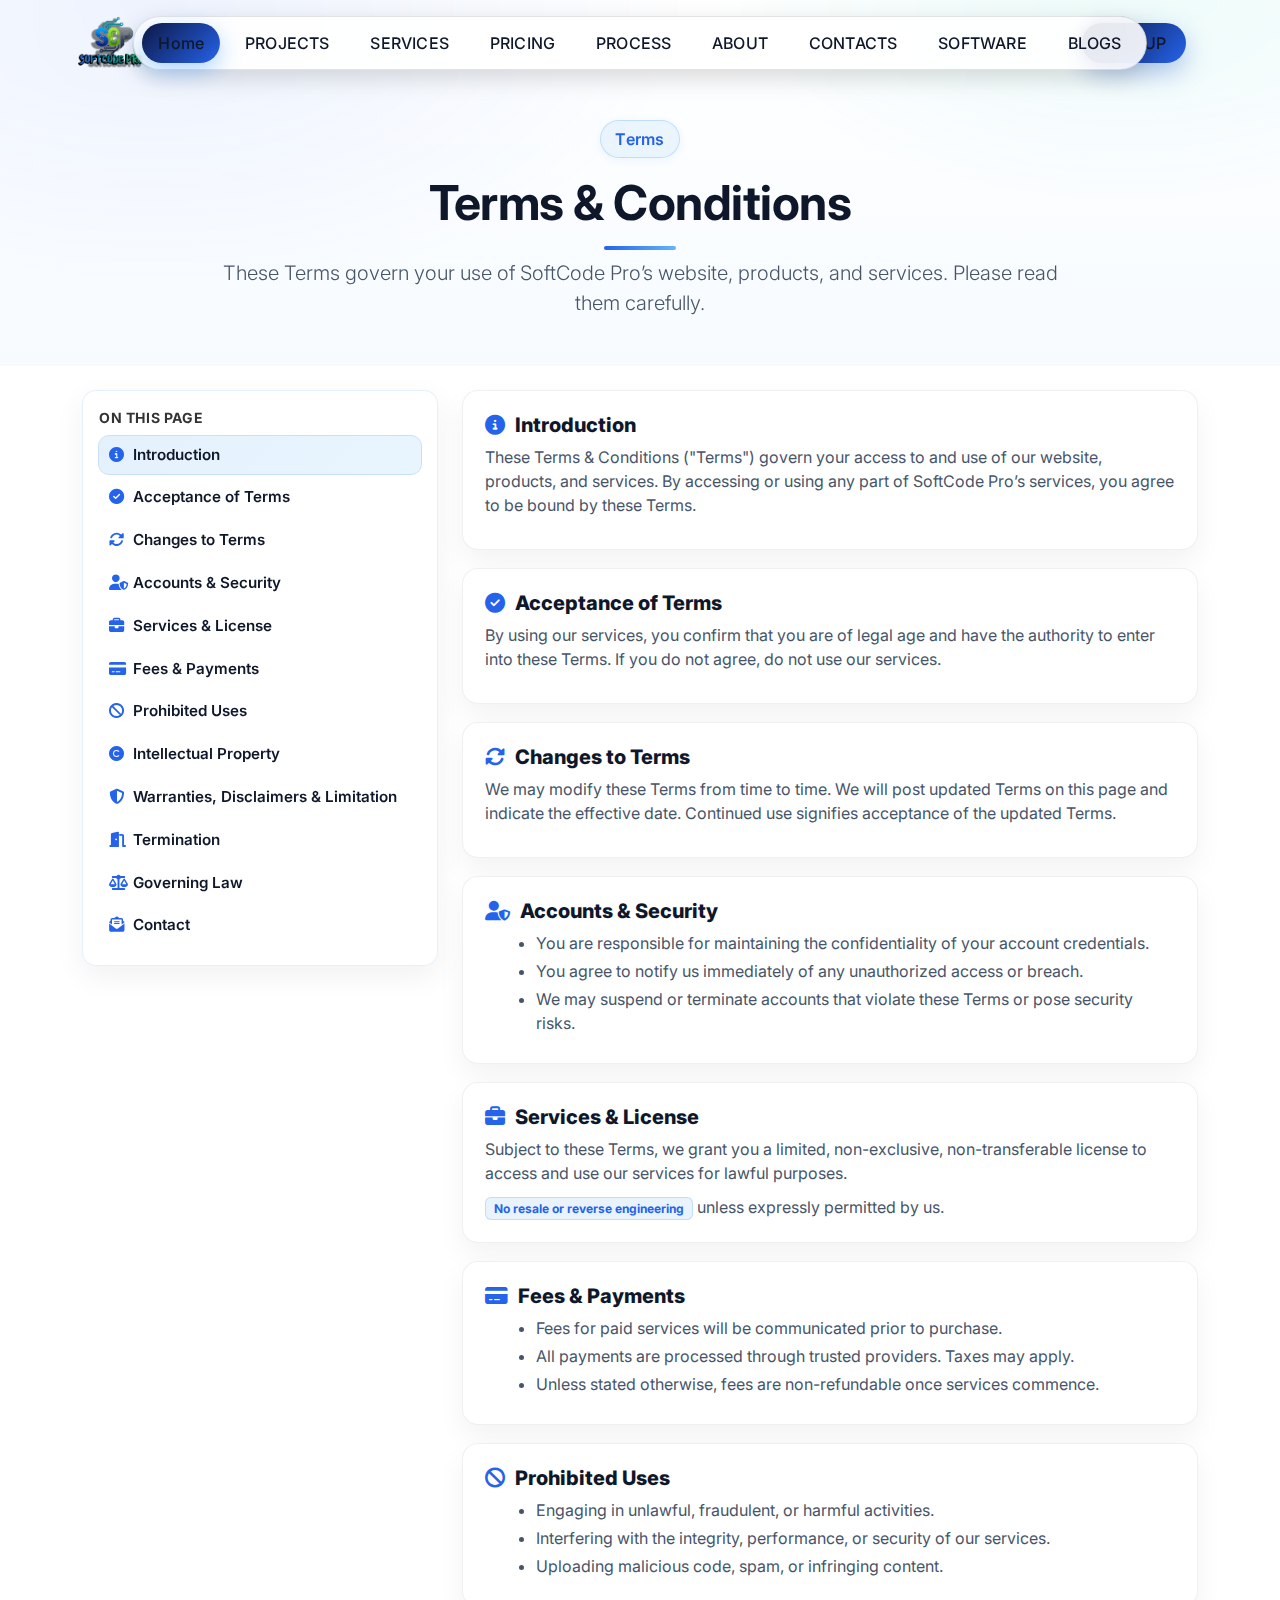
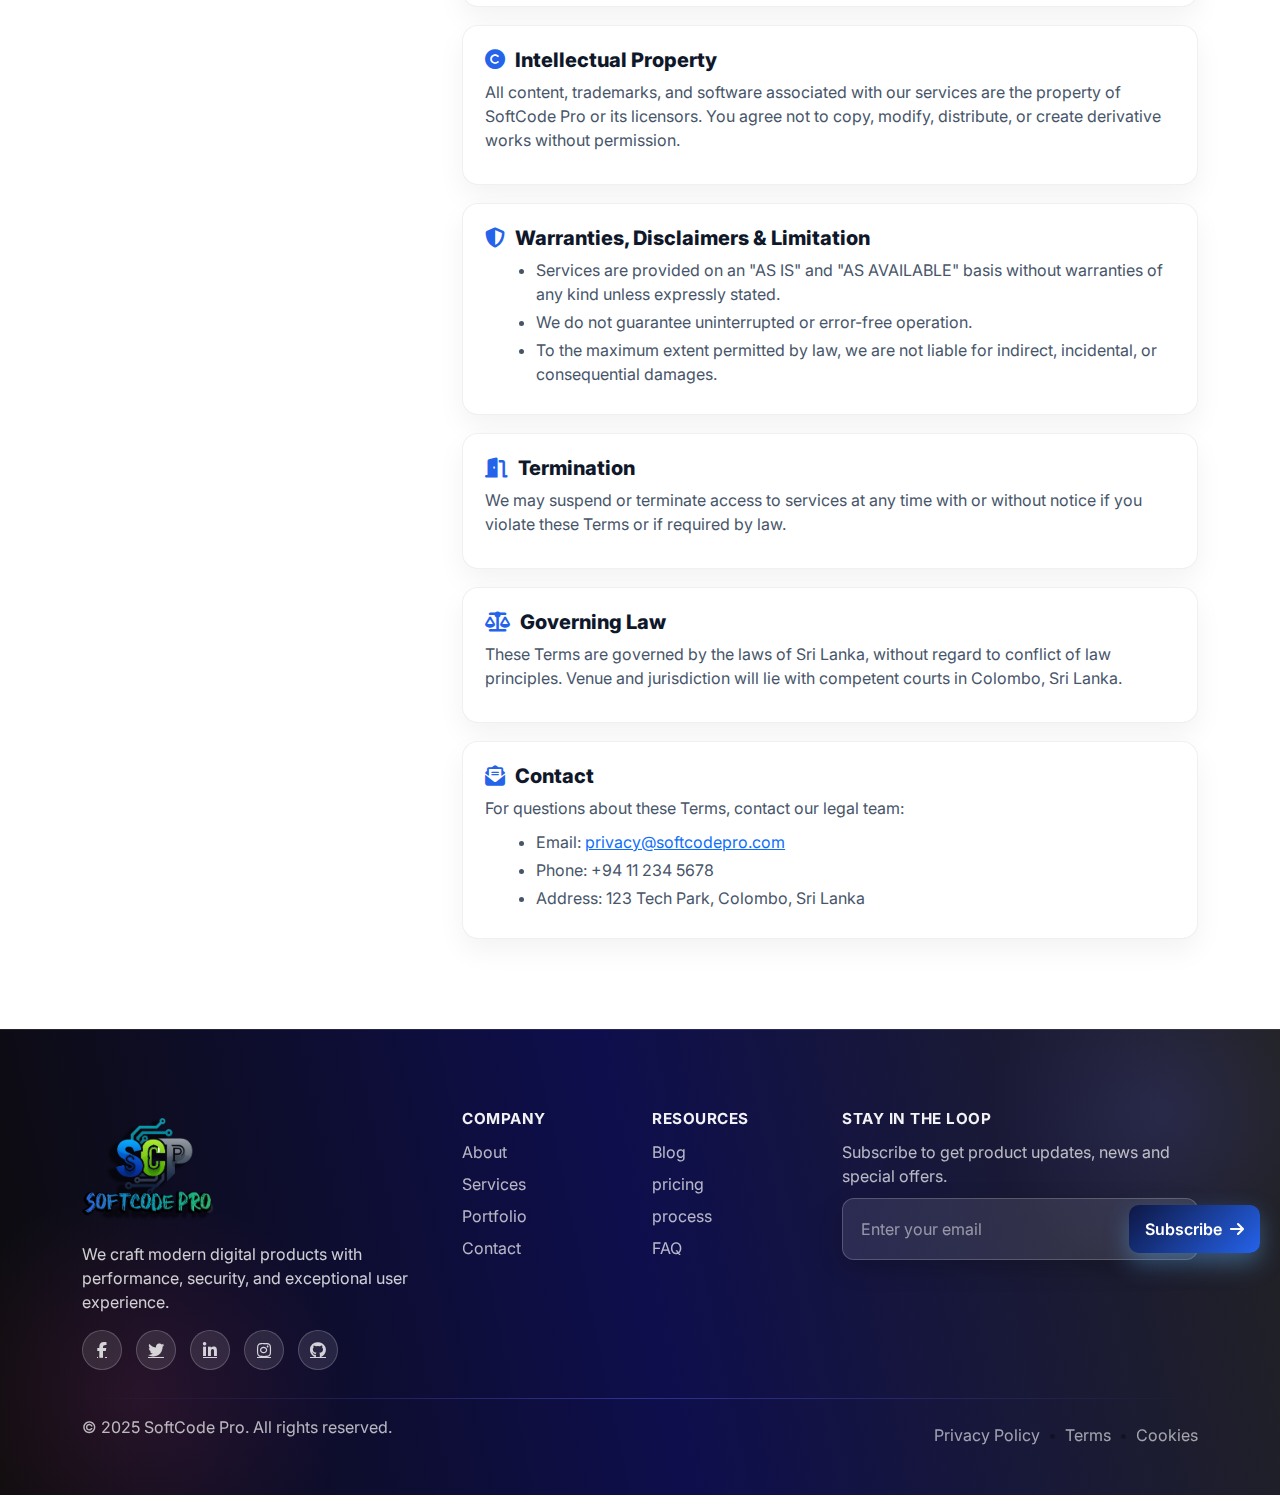
<file: terms.html>
<!DOCTYPE html>
<html lang="en">
<head>
    <meta charset="UTF-8">
    <meta name="viewport" content="width=device-width, initial-scale=1.0">
    <title>Terms & Conditions - SoftCode Pro</title>
    <link rel="icon" type="image/png" sizes="16x16" href="images/logo.png">

    <!-- Bootstrap 5 CSS -->
    <link href="https://cdn.jsdelivr.net/npm/bootstrap@5.3.0/dist/css/bootstrap.min.css" rel="stylesheet">

    <!-- Font Awesome -->
    <link rel="stylesheet" href="https://cdnjs.cloudflare.com/ajax/libs/font-awesome/6.4.0/css/all.min.css">

    <!-- Google Fonts -->
    <link href="https://fonts.googleapis.com/css2?family=Inter:wght@300;400;500;600;700&display=swap" rel="stylesheet">

    <!-- Custom CSS -->
    <link rel="stylesheet" href="style.css">
    <link rel="stylesheet" href="about.css">
    <link rel="stylesheet" href="terms.css">
</head>
<body class="legal-page">
     <!-- Navigation -->
     <nav class="navbar navbar-expand-lg navbar-dark">
        <div class="container">
            <a class="navbar-brand" href="#">
                <img src="images/logo.png" alt="SoftCode Pro" class="navbar-logo">
            </a>
            
            <button class="navbar-toggler" type="button" data-bs-toggle="collapse" data-bs-target="#navbarNav">
                <span class="navbar-toggler-icon"></span>
            </button>
            
            <div class="collapse navbar-collapse" id="navbarNav">
                <ul class="navbar-nav mx-auto scp-nav-pills">
                    <li class="nav-item">
                        <a class="nav-link scp-pill-link active" aria-current="page" href="index.html">Home</a>
                    </li>
                    <li class="nav-item">
                        <a class="nav-link scp-pill-link" href="protfolio.html">PROJECTS</a>
                    </li>
                    <li class="nav-item">
                        <a class="nav-link scp-pill-link" href="services.html">SERVICES</a>
                    </li>
                  
                    <li class="nav-item">
                        <a class="nav-link scp-pill-link" href="index.html#pricing">PRICING</a>
                    </li>
                    <li class="nav-item">
                        <a class="nav-link scp-pill-link" href="index.html#process">PROCESS</a>
                    </li>
                    <li class="nav-item">
                        <a class="nav-link scp-pill-link" href="about.html">ABOUT</a>
                    </li>
                    <li class="nav-item">
                        <a class="nav-link scp-pill-link" href="contact.html">CONTACTS</a>
                    </li>
                    <li class="nav-item">
                        <a class="nav-link scp-pill-link" href="software.html">SOFTWARE</a>
                    </li>
                    <li class="nav-item">
                        <a class="nav-link scp-pill-link" href="blogs.html">BLOGS</a>
                    </li>
                </ul>
                
                <div class="navbar-nav d-flex align-items-center scp-actions">
                  
                    
                   
                    
                    <!-- Auth Buttons -->
                    
                    <a class="nav-link signup-btn scp-register-btn" href="login.html">SIGN UP</a>
                </div>
            </div>
        </div>
    </nav>

    <!-- Terms Hero -->
    <section class="terms-hero">
        <div class="container">
            <div class="mb-3">
                <span class="terms-badge" data-i18n="hero.badge">
                    <i class="fas fa-file-contract"></i> Terms
                </span>
            </div>
            <h1 class="display-5 fw-bold mb-2" data-i18n="hero.title">Terms & Conditions</h1>
            <p class="lead" data-i18n="hero.subtitle">
                These Terms govern your use of SoftCode Pro’s website, products, and services. Please read them carefully.
            </p>
        </div>
    </section>

    <!-- Terms Content -->
    <section class="terms-body">
        <div class="container">
            <div class="row g-4">
                <!-- Sidebar TOC -->
                <aside class="col-lg-4">
                    <nav class="terms-toc" aria-label="Terms Table of Contents">
                        <div class="toc-title" data-i18n="toc.title">On this page</div>
                        <ul class="list-unstyled">
                            <li><a class="active" href="#intro"><i class="fas fa-info-circle"></i> <span data-i18n="toc.intro">Introduction</span></a></li>
                            <li><a href="#acceptance"><i class="fas fa-check-circle"></i> <span data-i18n="toc.acceptance">Acceptance of Terms</span></a></li>
                            <li><a href="#changes"><i class="fas fa-rotate"></i> <span data-i18n="toc.changes">Changes to Terms</span></a></li>
                            <li><a href="#accounts-security"><i class="fas fa-user-shield"></i> <span data-i18n="toc.accounts">Accounts & Security</span></a></li>
                            <li><a href="#services-license"><i class="fas fa-briefcase"></i> <span data-i18n="toc.services">Services & License</span></a></li>
                            <li><a href="#fees-payments"><i class="fas fa-credit-card"></i> <span data-i18n="toc.payments">Fees & Payments</span></a></li>
                            <li><a href="#prohibited-uses"><i class="fas fa-ban"></i> <span data-i18n="toc.prohibited">Prohibited Uses</span></a></li>
                            <li><a href="#intellectual-property"><i class="fas fa-copyright"></i> <span data-i18n="toc.ip">Intellectual Property</span></a></li>
                            <li><a href="#warranties-disclaimers-limitation"><i class="fas fa-shield-halved"></i> <span data-i18n="toc.disclaimers">Warranties, Disclaimers & Limitation</span></a></li>
                            <li><a href="#termination"><i class="fas fa-door-open"></i> <span data-i18n="toc.termination">Termination</span></a></li>
                            <li><a href="#governing-law"><i class="fas fa-scale-balanced"></i> <span data-i18n="toc.law">Governing Law</span></a></li>
                            <li><a href="#contact"><i class="fas fa-envelope-open-text"></i> <span data-i18n="toc.contact">Contact</span></a></li>
                        </ul>
                    </nav>
                </aside>

                <!-- Main Terms Content -->
                <div class="col-lg-8">
                    <!-- 1. Introduction -->
                    <article id="intro" class="terms-section">
                        <div class="terms-card">
                            <h5><i class="fas fa-info-circle"></i> <span data-i18n="toc.intro">Introduction</span></h5>
                            <p>
                                These Terms & Conditions ("Terms") govern your access to and use of our website, products, and services. By accessing or using any part of SoftCode Pro’s services, you agree to be bound by these Terms.
                            </p>
                        </div>
                    </article>

                    <!-- 2. Acceptance of Terms -->
                    <article id="acceptance" class="terms-section">
                        <div class="terms-card">
                            <h5><i class="fas fa-check-circle"></i> <span data-i18n="toc.acceptance">Acceptance of Terms</span></h5>
                            <p>
                                By using our services, you confirm that you are of legal age and have the authority to enter into these Terms. If you do not agree, do not use our services.
                            </p>
                        </div>
                    </article>

                    <!-- 3. Changes to Terms -->
                    <article id="changes" class="terms-section">
                        <div class="terms-card">
                            <h5><i class="fas fa-rotate"></i> <span data-i18n="toc.changes">Changes to Terms</span></h5>
                            <p>
                                We may modify these Terms from time to time. We will post updated Terms on this page and indicate the effective date. Continued use signifies acceptance of the updated Terms.
                            </p>
                        </div>
                    </article>

                    <!-- 4. Accounts & Security -->
                    <article id="accounts-security" class="terms-section">
                        <div class="terms-card">
                            <h5><i class="fas fa-user-shield"></i> <span data-i18n="toc.accounts">Accounts & Security</span></h5>
                            <ul>
                                <li>You are responsible for maintaining the confidentiality of your account credentials.</li>
                                <li>You agree to notify us immediately of any unauthorized access or breach.</li>
                                <li>We may suspend or terminate accounts that violate these Terms or pose security risks.</li>
                            </ul>
                        </div>
                    </article>

                    <!-- 5. Services & License -->
                    <article id="services-license" class="terms-section">
                        <div class="terms-card">
                            <h5><i class="fas fa-briefcase"></i> <span data-i18n="toc.services">Services & License</span></h5>
                            <p>
                                Subject to these Terms, we grant you a limited, non-exclusive, non-transferable license to access and use our services for lawful purposes.
                            </p>
                            <p class="mb-0"><span class="badge badge-soft">No resale or reverse engineering</span> unless expressly permitted by us.</p>
                        </div>
                    </article>

                    <!-- 6. Fees & Payments -->
                    <article id="fees-payments" class="terms-section">
                        <div class="terms-card">
                            <h5><i class="fas fa-credit-card"></i> <span data-i18n="toc.payments">Fees & Payments</span></h5>
                            <ul>
                                <li>Fees for paid services will be communicated prior to purchase.</li>
                                <li>All payments are processed through trusted providers. Taxes may apply.</li>
                                <li>Unless stated otherwise, fees are non-refundable once services commence.</li>
                            </ul>
                        </div>
                    </article>

                    <!-- 7. Prohibited Uses -->
                    <article id="prohibited-uses" class="terms-section">
                        <div class="terms-card">
                            <h5><i class="fas fa-ban"></i> <span data-i18n="toc.prohibited">Prohibited Uses</span></h5>
                            <ul>
                                <li>Engaging in unlawful, fraudulent, or harmful activities.</li>
                                <li>Interfering with the integrity, performance, or security of our services.</li>
                                <li>Uploading malicious code, spam, or infringing content.</li>
                            </ul>
                        </div>
                    </article>

                    <!-- 8. Intellectual Property -->
                    <article id="intellectual-property" class="terms-section">
                        <div class="terms-card">
                            <h5><i class="fas fa-copyright"></i> <span data-i18n="toc.ip">Intellectual Property</span></h5>
                            <p>
                                All content, trademarks, and software associated with our services are the property of SoftCode Pro or its licensors. You agree not to copy, modify, distribute, or create derivative works without permission.
                            </p>
                        </div>
                    </article>

                    <!-- 9. Warranties, Disclaimers & Limitation -->
                    <article id="warranties-disclaimers-limitation" class="terms-section">
                        <div class="terms-card">
                            <h5><i class="fas fa-shield-halved"></i> <span data-i18n="toc.disclaimers">Warranties, Disclaimers & Limitation</span></h5>
                            <ul>
                                <li>Services are provided on an "AS IS" and "AS AVAILABLE" basis without warranties of any kind unless expressly stated.</li>
                                <li>We do not guarantee uninterrupted or error-free operation.</li>
                                <li>To the maximum extent permitted by law, we are not liable for indirect, incidental, or consequential damages.</li>
                            </ul>
                        </div>
                    </article>

                    <!-- 10. Termination -->
                    <article id="termination" class="terms-section">
                        <div class="terms-card">
                            <h5><i class="fas fa-door-open"></i> <span data-i18n="toc.termination">Termination</span></h5>
                            <p>
                                We may suspend or terminate access to services at any time with or without notice if you violate these Terms or if required by law.
                            </p>
                        </div>
                    </article>

                    <!-- 11. Governing Law -->
                    <article id="governing-law" class="terms-section">
                        <div class="terms-card">
                            <h5><i class="fas fa-scale-balanced"></i> <span data-i18n="toc.law">Governing Law</span></h5>
                            <p>
                                These Terms are governed by the laws of Sri Lanka, without regard to conflict of law principles. Venue and jurisdiction will lie with competent courts in Colombo, Sri Lanka.
                            </p>
                        </div>
                    </article>

                    <!-- 12. Contact -->
                    <article id="contact" class="terms-section">
                        <div class="terms-card">
                            <h5><i class="fas fa-envelope-open-text"></i> <span data-i18n="toc.contact">Contact</span></h5>
                            <p>
                                For questions about these Terms, contact our legal team:
                            </p>
                            <ul>
                                <li>Email: <a href="mailto:privacy@softcodepro.com">privacy@softcodepro.com</a></li>
                                <li>Phone: +94 11 234 5678</li>
                                <li>Address: 123 Tech Park, Colombo, Sri Lanka</li>
                            </ul>
                        </div>
                    </article>
                </div>
            </div>
        </div>
    </section>

    <!-- Back to Top Button -->
    <button id="backToTop" class="back-to-top" aria-label="Back to top" title="Back to top">
        <i class="fas fa-arrow-up"></i>
    </button>

     <!-- Footer -->
     <footer class="scp-footer">
        <div class="footer-bg-elements">
            <div class="bg-circle circle-a"></div>
            <div class="bg-circle circle-b"></div>
        </div>
        <div class="container">
            <div class="row g-4 align-items-start scp-footer-top">
                <div class="col-lg-4">
                    <div class="scp-footer-brand">
                        <div class="brand-logo">
                            <img src="images/logo.png" alt="SoftCode Pro" class="footer-logo">
                        </div>
                        <p class="brand-text">We craft modern digital products with performance, security, and exceptional user experience.</p>
                        <div class="scp-footer-social">
                            <a href="#" aria-label="Facebook"><i class="fab fa-facebook-f"></i></a>
                            <a href="#" aria-label="Twitter"><i class="fab fa-twitter"></i></a>
                            <a href="#" aria-label="LinkedIn"><i class="fab fa-linkedin-in"></i></a>
                            <a href="#" aria-label="Instagram"><i class="fab fa-instagram"></i></a>
                            <a href="#" aria-label="GitHub"><i class="fab fa-github"></i></a>
                        </div>
                    </div>
                </div>
                <div class="col-6 col-lg-2">
                    <h6 class="footer-title">Company</h6>
                    <ul class="footer-links">
                        <li><a href="about.html">About</a></li>
                        <li><a href="services.html">Services</a></li>
                        <li><a href="protfolio.html">Portfolio</a></li>
                        <li><a href="contact.html">Contact</a></li>
                    </ul>
                </div>
                <div class="col-6 col-lg-2">
                    <h6 class="footer-title">Resources</h6>
                    <ul class="footer-links">
                        <li><a href="blogs.html">Blog</a></li>
                        <li><a href="index.html#pricing">pricing</a></li>
                        <li><a href="index.html#process">process</a></li>
                        <li><a href="contact.html#FAQ">FAQ</a></li>
                    </ul>
                </div>
                <div class="col-lg-4">
                    <h6 class="footer-title">Stay in the loop</h6>
                    <p class="footer-note">Subscribe to get product updates, news and special offers.</p>
                    <form class="footer-subscribe-form" action="#" method="post" onsubmit="return false;">
                        <div class="footer-subscribe">
                            <input type="email" class="footer-input" placeholder="Enter your email" aria-label="Email address">
                            <button class="footer-btn" type="submit">
                                <span>Subscribe</span>
                                <i class="fas fa-arrow-right"></i>
                            </button>
                        </div>
                    </form>
                </div>
            </div>
            <div class="scp-footer-bottom">
                <div class="footer-divider"></div>
                <div class="bottom-row">
                    <p class="copyright">© 2025 SoftCode Pro. All rights reserved.</p>
                    <div class="bottom-links">
                        <a href="#">Privacy Policy</a>
                        <span class="sep">•</span>
                        <a href="#">Terms</a>
                        <span class="sep">•</span>
                        <a href="#">Cookies</a>
                    </div>
                </div>
            </div>
        </div>
    </footer>

    <!-- Bootstrap JS -->
    <script src="https://cdn.jsdelivr.net/npm/bootstrap@5.3.0/dist/js/bootstrap.bundle.min.js"></script>

    <!-- Custom JavaScript -->
    <script>
        document.addEventListener('DOMContentLoaded', function() {
            // Ensure page-load entrance animations run (navbar visibility)
            document.body.classList.add('page-loaded');
            const navbar = document.querySelector('.navbar');
            const applyNavbarScrolled = () => {
                if (!navbar) return;
                if (window.scrollY > 10) navbar.classList.add('navbar-scrolled');
                else navbar.classList.remove('navbar-scrolled');
            };
            applyNavbarScrolled();
            window.addEventListener('scroll', applyNavbarScrolled);
            // Smooth scrolling for anchor links
            document.querySelectorAll('a[href^="#"]').forEach(anchor => {
                anchor.addEventListener('click', function(e) {
                    const href = this.getAttribute('href');
                    if (!href || href === '#') return;
                    e.preventDefault();
                    const target = document.querySelector(href);
                    if (target) {
                        window.scrollTo({
                            top: target.offsetTop - 80,
                            behavior: 'smooth'
                        });
                    }
                });
            });

            // Terms TOC active state on scroll
            const tocLinks = document.querySelectorAll('.terms-toc a');
            const sections = document.querySelectorAll('.terms-section');
            const tocMap = {};
            tocLinks.forEach(link => {
                const href = link.getAttribute('href') || '';
                const id = href.startsWith('#') ? href.slice(1) : href;
                if (id) tocMap[id] = link;
                link.addEventListener('click', () => {
                    tocLinks.forEach(l => l.classList.remove('active'));
                    link.classList.add('active');
                });
            });
            const tocObserver = new IntersectionObserver((entries) => {
                entries.forEach(entry => {
                    if (entry.isIntersecting) {
                        const id = entry.target.id;
                        const activeLink = tocMap[id];
                        if (activeLink) {
                            tocLinks.forEach(l => l.classList.remove('active'));
                            activeLink.classList.add('active');
                        }
                    }
                });
            }, { root: null, rootMargin: '0px 0px -65% 0px', threshold: 0.1 });
            sections.forEach(section => tocObserver.observe(section));

            // Back-to-top visibility and behavior
            const backBtn = document.getElementById('backToTop');
            const handleScroll = () => {
                if (!backBtn) return;
                if (window.scrollY > 300) backBtn.classList.add('show');
                else backBtn.classList.remove('show');
            };
            window.addEventListener('scroll', handleScroll, { passive: true });
            handleScroll();
            if (backBtn) backBtn.addEventListener('click', () => window.scrollTo({ top: 0, behavior: 'smooth' }));
        });

        // Theme Toggle Functionality
        function toggleTheme() {
            const body = document.body;
            const themeIcon = document.getElementById('themeIcon');
            body.classList.toggle('dark-theme');
            if (body.classList.contains('dark-theme')) {
                themeIcon.className = 'fas fa-sun';
                localStorage.setItem('theme', 'dark');
            } else {
                themeIcon.className = 'fas fa-moon';
                localStorage.setItem('theme', 'light');
            }
        }

        // Language Switch Functionality
        function switchLanguage(lang) {
            const currentLangSpan = document.getElementById('currentLang');
            const elements = {
                products: document.querySelector('a[href="#products"]'),
                services: document.querySelector('a[href="#services"]'),
                about: document.querySelector('a[href="#about"]'),
                contacts: document.querySelector('a[href="#contacts"]'),
                login: document.querySelector('a[href="#login"]'),
                signup: document.querySelector('a[href="#signup"]')
            };
            if (window.translations && translations[lang]) {
                Object.keys(elements).forEach(key => {
                    if (!elements[key] || !translations[lang][key]) return;
                    elements[key].textContent = translations[lang][key];
                });
            }
            if (currentLangSpan) currentLangSpan.textContent = lang.toUpperCase();
            localStorage.setItem('language', lang);
            applyTermsTranslations(lang);
        }

        // Terms page translations (EN/SI) for data-i18n elements
        const termsTranslations = {
            en: {
                hero: {
                    badge: 'Terms',
                    title: 'Terms & Conditions',
                    subtitle: 'These Terms govern your use of SoftCode Pro’s website, products, and services. Please read them carefully.'
                },
                toc: {
                    title: 'On this page',
                    intro: 'Introduction',
                    acceptance: 'Acceptance of Terms',
                    changes: 'Changes to Terms',
                    accounts: 'Accounts & Security',
                    services: 'Services & License',
                    payments: 'Fees & Payments',
                    prohibited: 'Prohibited Uses',
                    ip: 'Intellectual Property',
                    disclaimers: 'Warranties, Disclaimers & Limitation',
                    termination: 'Termination',
                    law: 'Governing Law',
                    contact: 'Contact'
                }
            },
            si: {
                hero: {
                    badge: 'කොන්ත්රාත් නීති',
                    title: 'කොන්දේසි හා නියම',
                    subtitle: 'මෙම කොන්දේසි SoftCode Pro වෙබ් අඩවිය, නිෂ්පාදන සහ සේවාවන් භාවිතය පාලනය කරයි.'
                },
                toc: {
                    title: 'මෙම පිටුවේ',
                    intro: 'හැදින්වීම',
                    acceptance: 'කොන්දේසි පිළිගැනීම',
                    changes: 'වෙනස්කම්',
                    accounts: 'ගිණුම් සහ ආරක්ෂාව',
                    services: 'සේවාවන් සහ බලපත්‍රය',
                    payments: 'ගාස්තු සහ ගෙවීම්',
                    prohibited: 'තහනම් භාවිතය',
                    ip: 'මානසික අයිතිය',
                    disclaimers: 'වගකීම් බැහැරකිරීම් / සීමා',
                    termination: 'අවසානය',
                    law: 'ආණ්ඩුක‍්‍රම ව්‍යවස්ථාව',
                    contact: 'සම්බන්ධ වන්න'
                }
            }
        };
        function getNested(obj, path) {
            return path.split('.').reduce((o, k) => (o && k in o ? o[k] : undefined), obj);
        }
        function applyTermsTranslations(lang) {
            const dict = termsTranslations[lang] || termsTranslations.en;
            document.querySelectorAll('[data-i18n]').forEach(el => {
                const key = el.getAttribute('data-i18n');
                const value = getNested(dict, key);
                if (typeof value === 'string') el.textContent = value;
            });
        }

        // Initialize theme and language on page load
        document.addEventListener('DOMContentLoaded', function() {
            const savedTheme = localStorage.getItem('theme');
            if (savedTheme === 'dark') {
                document.body.classList.add('dark-theme');
                const icon = document.getElementById('themeIcon');
                if (icon) icon.className = 'fas fa-sun';
            }
            const savedLanguage = localStorage.getItem('language') || 'en';
            switchLanguage(savedLanguage);
        });
    </script>
</body>
</html>
</file>
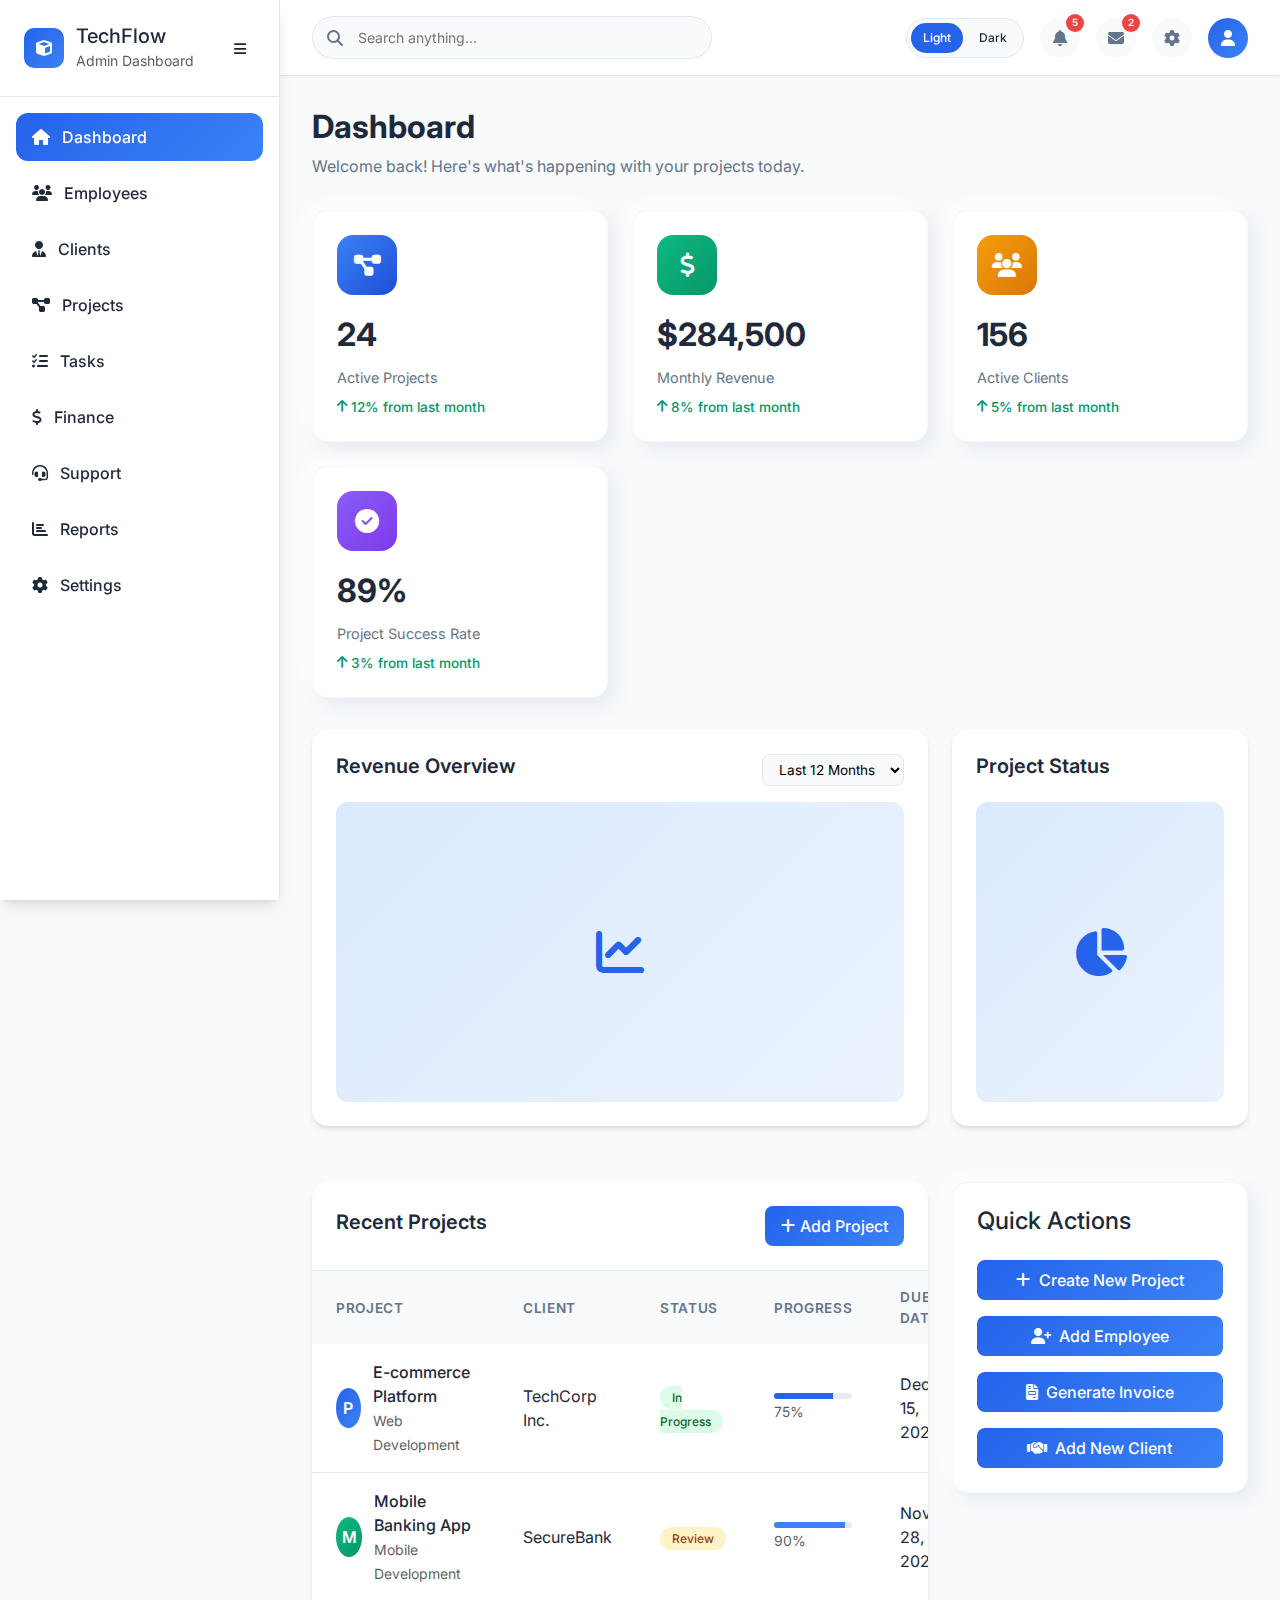
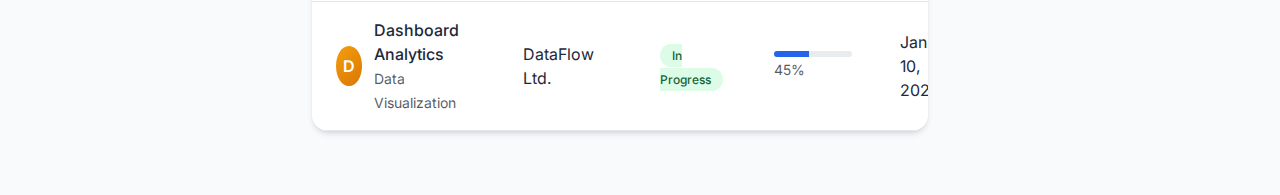
<file: admin/test.html>
<!DOCTYPE html>
<html lang="en">
<head>
    <meta charset="UTF-8">
    <meta name="viewport" content="width=device-width, initial-scale=1.0">
    <title>TechFlow Admin Dashboard</title>
    <link href="https://cdnjs.cloudflare.com/ajax/libs/bootstrap/5.3.0/css/bootstrap.min.css" rel="stylesheet">
    <link href="https://cdnjs.cloudflare.com/ajax/libs/font-awesome/6.4.0/css/all.min.css" rel="stylesheet">
    <link href="https://fonts.googleapis.com/css2?family=Inter:wght@300;400;500;600;700&display=swap" rel="stylesheet">
    <style>
        :root {
            --primary-blue: #2563eb;
            --secondary-blue: #3b82f6;
            --light-blue: #dbeafe;
            --dark-blue: #1e40af;
            --bg-primary: #f8fafc;
            --bg-secondary: #ffffff;
            --text-primary: #1e293b;
            --text-secondary: #64748b;
            --border-color: #e2e8f0;
            --shadow-sm: 0 1px 2px 0 rgb(0 0 0 / 0.05);
            --shadow-md: 0 4px 6px -1px rgb(0 0 0 / 0.1), 0 2px 4px -2px rgb(0 0 0 / 0.1);
            --shadow-lg: 0 10px 15px -3px rgb(0 0 0 / 0.1), 0 4px 6px -4px rgb(0 0 0 / 0.1);
        }

        * {
            margin: 0;
            padding: 0;
            box-sizing: border-box;
        }

        body {
            font-family: 'Inter', sans-serif;
            background: var(--bg-primary);
            color: var(--text-primary);
            overflow-x: hidden;
        }

        /* Neumorphism Effects */
        .neuro-card {
            background: var(--bg-secondary);
            border-radius: 16px;
            box-shadow: 
                8px 8px 16px rgba(148, 163, 184, 0.15),
                -8px -8px 16px rgba(255, 255, 255, 0.7);
            border: 1px solid rgba(148, 163, 184, 0.1);
            transition: all 0.3s ease;
        }

        .neuro-card:hover {
            transform: translateY(-2px);
            box-shadow: 
                12px 12px 20px rgba(148, 163, 184, 0.2),
                -12px -12px 20px rgba(255, 255, 255, 0.8);
        }

        /* Glassmorphism Effects */
        .glass-card {
            background: rgba(255, 255, 255, 0.25);
            backdrop-filter: blur(16px);
            border-radius: 16px;
            border: 1px solid rgba(255, 255, 255, 0.3);
            box-shadow: var(--shadow-lg);
        }

        /* Sidebar */
        .sidebar {
            width: 280px;
            height: 100vh;
            background: var(--bg-secondary);
            position: fixed;
            left: 0;
            top: 0;
            z-index: 1000;
            border-right: 1px solid var(--border-color);
            box-shadow: var(--shadow-lg);
            transition: all 0.3s ease;
        }

        .sidebar.collapsed {
            width: 80px;
        }

        .sidebar-header {
            padding: 1.5rem;
            border-bottom: 1px solid var(--border-color);
            display: flex;
            align-items: center;
            gap: 12px;
        }

        .sidebar-header .logo {
            width: 40px;
            height: 40px;
            background: linear-gradient(135deg, var(--primary-blue), var(--secondary-blue));
            border-radius: 10px;
            display: flex;
            align-items: center;
            justify-content: center;
            color: white;
            font-weight: 700;
        }

        .nav-item {
            margin: 8px 16px;
            border-radius: 12px;
            transition: all 0.3s ease;
        }

        .nav-item:hover {
            background: var(--light-blue);
            transform: translateX(4px);
        }

        .nav-item.active {
            background: linear-gradient(135deg, var(--primary-blue), var(--secondary-blue));
            color: white;
        }

        .nav-item.active:hover {
            background: linear-gradient(135deg, var(--dark-blue), var(--primary-blue));
        }

        .nav-link {
            display: flex;
            align-items: center;
            gap: 12px;
            padding: 12px 16px;
            color: var(--text-primary);
            text-decoration: none;
            border-radius: 12px;
            font-weight: 500;
            transition: all 0.3s ease;
        }

        .nav-item.active .nav-link {
            color: white;
        }

        /* Main Content */
        .main-content {
            margin-left: 280px;
            transition: margin-left 0.3s ease;
        }

        .main-content.expanded {
            margin-left: 80px;
        }

        /* Top Navbar */
        .top-navbar {
            background: var(--bg-secondary);
            border-bottom: 1px solid var(--border-color);
            padding: 1rem 2rem;
            display: flex;
            justify-content: space-between;
            align-items: center;
            box-shadow: var(--shadow-sm);
            position: sticky;
            top: 0;
            z-index: 100;
        }

        .search-box {
            position: relative;
            max-width: 400px;
            flex: 1;
        }

        .search-box input {
            background: var(--bg-primary);
            border: 1px solid var(--border-color);
            border-radius: 50px;
            padding: 10px 20px 10px 45px;
            width: 100%;
            font-size: 14px;
            transition: all 0.3s ease;
        }

        .search-box input:focus {
            outline: none;
            border-color: var(--primary-blue);
            box-shadow: 0 0 0 3px rgba(37, 99, 235, 0.1);
        }

        .search-box .search-icon {
            position: absolute;
            left: 15px;
            top: 50%;
            transform: translateY(-50%);
            color: var(--text-secondary);
        }

        .navbar-actions {
            display: flex;
            align-items: center;
            gap: 16px;
        }

        .action-btn {
            width: 40px;
            height: 40px;
            border-radius: 50%;
            background: var(--bg-primary);
            border: none;
            display: flex;
            align-items: center;
            justify-content: center;
            color: var(--text-secondary);
            cursor: pointer;
            transition: all 0.3s ease;
            position: relative;
        }

        .action-btn:hover {
            background: var(--light-blue);
            color: var(--primary-blue);
            transform: scale(1.05);
        }

        .notification-badge {
            position: absolute;
            top: -4px;
            right: -4px;
            width: 18px;
            height: 18px;
            background: #ef4444;
            border-radius: 50%;
            color: white;
            font-size: 10px;
            display: flex;
            align-items: center;
            justify-content: center;
            font-weight: 600;
        }

        .profile-avatar {
            width: 40px;
            height: 40px;
            border-radius: 50%;
            background: linear-gradient(135deg, var(--primary-blue), var(--secondary-blue));
            display: flex;
            align-items: center;
            justify-content: center;
            color: white;
            font-weight: 600;
            cursor: pointer;
        }

        /* Dashboard Content */
        .dashboard-content {
            padding: 2rem;
        }

        .page-header {
            margin-bottom: 2rem;
        }

        .page-title {
            font-size: 2rem;
            font-weight: 700;
            color: var(--text-primary);
            margin-bottom: 0.5rem;
        }

        .page-subtitle {
            color: var(--text-secondary);
            font-size: 1rem;
        }

        /* KPI Cards */
        .kpi-grid {
            display: grid;
            grid-template-columns: repeat(auto-fit, minmax(280px, 1fr));
            gap: 1.5rem;
            margin-bottom: 2rem;
        }

        .kpi-card {
            padding: 1.5rem;
            position: relative;
            overflow: hidden;
        }

        .kpi-icon {
            width: 60px;
            height: 60px;
            border-radius: 16px;
            display: flex;
            align-items: center;
            justify-content: center;
            font-size: 24px;
            color: white;
            margin-bottom: 1rem;
        }

        .kpi-value {
            font-size: 2rem;
            font-weight: 700;
            color: var(--text-primary);
            margin-bottom: 0.5rem;
        }

        .kpi-label {
            color: var(--text-secondary);
            font-size: 0.9rem;
            margin-bottom: 0.5rem;
        }

        .kpi-change {
            display: flex;
            align-items: center;
            gap: 4px;
            font-size: 0.85rem;
            font-weight: 500;
        }

        .kpi-change.positive {
            color: #059669;
        }

        .kpi-change.negative {
            color: #dc2626;
        }

        /* Charts */
        .chart-container {
            background: var(--bg-secondary);
            border-radius: 16px;
            padding: 1.5rem;
            box-shadow: var(--shadow-md);
            margin-bottom: 2rem;
        }

        .chart-header {
            display: flex;
            justify-content: space-between;
            align-items: center;
            margin-bottom: 1rem;
        }

        .chart-title {
            font-size: 1.25rem;
            font-weight: 600;
            color: var(--text-primary);
        }

        .chart-filter {
            background: var(--bg-primary);
            border: 1px solid var(--border-color);
            border-radius: 8px;
            padding: 6px 12px;
            font-size: 0.85rem;
        }

        .chart-placeholder {
            height: 300px;
            background: linear-gradient(135deg, var(--light-blue), rgba(59, 130, 246, 0.1));
            border-radius: 12px;
            display: flex;
            align-items: center;
            justify-content: center;
            color: var(--primary-blue);
            font-weight: 500;
        }

        /* Tables */
        .table-container {
            background: var(--bg-secondary);
            border-radius: 16px;
            overflow: hidden;
            box-shadow: var(--shadow-md);
            margin-bottom: 2rem;
        }

        .table-header {
            padding: 1.5rem;
            border-bottom: 1px solid var(--border-color);
            display: flex;
            justify-content: space-between;
            align-items: center;
        }

        .table-title {
            font-size: 1.25rem;
            font-weight: 600;
            color: var(--text-primary);
        }

        .table-actions {
            display: flex;
            gap: 12px;
        }

        .btn-primary {
            background: linear-gradient(135deg, var(--primary-blue), var(--secondary-blue));
            border: none;
            border-radius: 8px;
            padding: 8px 16px;
            color: white;
            font-weight: 500;
            cursor: pointer;
            transition: all 0.3s ease;
        }

        .btn-primary:hover {
            transform: translateY(-1px);
            box-shadow: var(--shadow-lg);
        }

        .custom-table {
            width: 100%;
            border-collapse: collapse;
        }

        .custom-table th {
            background: var(--bg-primary);
            padding: 1rem 1.5rem;
            text-align: left;
            font-weight: 600;
            color: var(--text-secondary);
            font-size: 0.85rem;
            text-transform: uppercase;
            letter-spacing: 0.05em;
        }

        .custom-table td {
            padding: 1rem 1.5rem;
            border-bottom: 1px solid var(--border-color);
            vertical-align: middle;
        }

        .custom-table tr:hover {
            background: var(--bg-primary);
        }

        .employee-avatar {
            width: 40px;
            height: 40px;
            border-radius: 50%;
            background: linear-gradient(135deg, var(--primary-blue), var(--secondary-blue));
            display: flex;
            align-items: center;
            justify-content: center;
            color: white;
            font-weight: 600;
            margin-right: 12px;
        }

        .status-badge {
            padding: 4px 12px;
            border-radius: 50px;
            font-size: 0.75rem;
            font-weight: 500;
        }

        .status-active {
            background: #dcfce7;
            color: #166534;
        }

        .status-inactive {
            background: #fee2e2;
            color: #991b1b;
        }

        .status-pending {
            background: #fef3c7;
            color: #92400e;
        }

        /* Kanban Board */
        .kanban-board {
            display: grid;
            grid-template-columns: repeat(auto-fit, minmax(320px, 1fr));
            gap: 1.5rem;
            margin-bottom: 2rem;
        }

        .kanban-column {
            background: var(--bg-secondary);
            border-radius: 16px;
            padding: 1.5rem;
            box-shadow: var(--shadow-md);
        }

        .kanban-header {
            display: flex;
            justify-content: space-between;
            align-items: center;
            margin-bottom: 1rem;
        }

        .kanban-title {
            font-weight: 600;
            color: var(--text-primary);
        }

        .kanban-count {
            background: var(--bg-primary);
            border-radius: 50px;
            padding: 4px 8px;
            font-size: 0.75rem;
            color: var(--text-secondary);
        }

        .kanban-card {
            background: var(--bg-primary);
            border-radius: 12px;
            padding: 1rem;
            margin-bottom: 1rem;
            border-left: 4px solid var(--primary-blue);
            cursor: move;
            transition: all 0.3s ease;
        }

        .kanban-card:hover {
            transform: translateY(-2px);
            box-shadow: var(--shadow-md);
        }

        .card-title {
            font-weight: 500;
            color: var(--text-primary);
            margin-bottom: 0.5rem;
        }

        .card-meta {
            display: flex;
            justify-content: space-between;
            align-items: center;
            font-size: 0.75rem;
            color: var(--text-secondary);
        }

        /* Responsive Design */
        @media (max-width: 768px) {
            .sidebar {
                transform: translateX(-100%);
            }
            
            .sidebar.active {
                transform: translateX(0);
            }
            
            .main-content {
                margin-left: 0;
            }
            
            .top-navbar {
                padding: 1rem;
            }
            
            .dashboard-content {
                padding: 1rem;
            }
            
            .kpi-grid {
                grid-template-columns: 1fr;
            }
            
            .kanban-board {
                grid-template-columns: 1fr;
            }
        }

        /* Dark mode toggle */
        .theme-toggle {
            background: var(--bg-primary);
            border: 1px solid var(--border-color);
            border-radius: 50px;
            padding: 4px;
            display: flex;
            align-items: center;
            gap: 4px;
            cursor: pointer;
            transition: all 0.3s ease;
        }

        .theme-option {
            padding: 6px 12px;
            border-radius: 50px;
            font-size: 0.75rem;
            font-weight: 500;
            transition: all 0.3s ease;
        }

        .theme-option.active {
            background: var(--primary-blue);
            color: white;
        }

        /* Animations */
        @keyframes slideInRight {
            from {
                opacity: 0;
                transform: translateX(30px);
            }
            to {
                opacity: 1;
                transform: translateX(0);
            }
        }

        .animate-slide-in {
            animation: slideInRight 0.5s ease-out;
        }

        /* Custom Scrollbar */
        ::-webkit-scrollbar {
            width: 6px;
        }

        ::-webkit-scrollbar-track {
            background: var(--bg-primary);
        }

        ::-webkit-scrollbar-thumb {
            background: var(--border-color);
            border-radius: 3px;
        }

        ::-webkit-scrollbar-thumb:hover {
            background: var(--text-secondary);
        }
    </style>
</head>
<body>
    <!-- Sidebar -->
    <div class="sidebar" id="sidebar">
        <div class="sidebar-header">
            <div class="logo">
                <i class="fas fa-cube"></i>
            </div>
            <div class="company-info" id="companyInfo">
                <h5 class="mb-0">TechFlow</h5>
                <small class="text-muted">Admin Dashboard</small>
            </div>
            <button class="btn btn-sm ms-auto" id="sidebarToggle">
                <i class="fas fa-bars"></i>
            </button>
        </div>

        <nav class="sidebar-nav mt-3">
            <div class="nav-item active" onclick="showPage('dashboard')">
                <a href="#" class="nav-link">
                    <i class="fas fa-home"></i>
                    <span class="nav-text">Dashboard</span>
                </a>
            </div>
            <div class="nav-item" onclick="showPage('employees')">
                <a href="#" class="nav-link">
                    <i class="fas fa-users"></i>
                    <span class="nav-text">Employees</span>
                </a>
            </div>
            <div class="nav-item" onclick="showPage('clients')">
                <a href="#" class="nav-link">
                    <i class="fas fa-user-tie"></i>
                    <span class="nav-text">Clients</span>
                </a>
            </div>
            <div class="nav-item" onclick="showPage('projects')">
                <a href="#" class="nav-link">
                    <i class="fas fa-project-diagram"></i>
                    <span class="nav-text">Projects</span>
                </a>
            </div>
            <div class="nav-item" onclick="showPage('tasks')">
                <a href="#" class="nav-link">
                    <i class="fas fa-tasks"></i>
                    <span class="nav-text">Tasks</span>
                </a>
            </div>
            <div class="nav-item" onclick="showPage('finance')">
                <a href="#" class="nav-link">
                    <i class="fas fa-dollar-sign"></i>
                    <span class="nav-text">Finance</span>
                </a>
            </div>
            <div class="nav-item" onclick="showPage('support')">
                <a href="#" class="nav-link">
                    <i class="fas fa-headset"></i>
                    <span class="nav-text">Support</span>
                </a>
            </div>
            <div class="nav-item" onclick="showPage('reports')">
                <a href="#" class="nav-link">
                    <i class="fas fa-chart-bar"></i>
                    <span class="nav-text">Reports</span>
                </a>
            </div>
            <div class="nav-item" onclick="showPage('settings')">
                <a href="#" class="nav-link">
                    <i class="fas fa-cog"></i>
                    <span class="nav-text">Settings</span>
                </a>
            </div>
        </nav>
    </div>

    <!-- Main Content -->
    <div class="main-content" id="mainContent">
        <!-- Top Navbar -->
        <div class="top-navbar">
            <div class="search-box">
                <i class="fas fa-search search-icon"></i>
                <input type="text" placeholder="Search anything...">
            </div>
            
            <div class="navbar-actions">
                <div class="theme-toggle" onclick="toggleTheme()">
                    <div class="theme-option active">Light</div>
                    <div class="theme-option">Dark</div>
                </div>
                
                <button class="action-btn" title="Notifications">
                    <i class="fas fa-bell"></i>
                    <span class="notification-badge">5</span>
                </button>
                
                <button class="action-btn" title="Messages">
                    <i class="fas fa-envelope"></i>
                    <span class="notification-badge">2</span>
                </button>
                
                <button class="action-btn" title="Settings">
                    <i class="fas fa-cog"></i>
                </button>
                
                <div class="profile-avatar" title="Profile">
                    <i class="fas fa-user"></i>
                </div>
            </div>
        </div>

        <!-- Dashboard Content -->
        <div class="dashboard-content" id="pageContent">
            <!-- Dashboard Page -->
            <div id="dashboard" class="page-content animate-slide-in">
                <div class="page-header">
                    <h1 class="page-title">Dashboard</h1>
                    <p class="page-subtitle">Welcome back! Here's what's happening with your projects today.</p>
                </div>

                <!-- KPI Cards -->
                <div class="kpi-grid">
                    <div class="kpi-card neuro-card">
                        <div class="kpi-icon" style="background: linear-gradient(135deg, #3b82f6, #1d4ed8);">
                            <i class="fas fa-project-diagram"></i>
                        </div>
                        <div class="kpi-value">24</div>
                        <div class="kpi-label">Active Projects</div>
                        <div class="kpi-change positive">
                            <i class="fas fa-arrow-up"></i>
                            <span>12% from last month</span>
                        </div>
                    </div>

                    <div class="kpi-card neuro-card">
                        <div class="kpi-icon" style="background: linear-gradient(135deg, #10b981, #059669);">
                            <i class="fas fa-dollar-sign"></i>
                        </div>
                        <div class="kpi-value">$284,500</div>
                        <div class="kpi-label">Monthly Revenue</div>
                        <div class="kpi-change positive">
                            <i class="fas fa-arrow-up"></i>
                            <span>8% from last month</span>
                        </div>
                    </div>

                    <div class="kpi-card neuro-card">
                        <div class="kpi-icon" style="background: linear-gradient(135deg, #f59e0b, #d97706);">
                            <i class="fas fa-users"></i>
                        </div>
                        <div class="kpi-value">156</div>
                        <div class="kpi-label">Active Clients</div>
                        <div class="kpi-change positive">
                            <i class="fas fa-arrow-up"></i>
                            <span>5% from last month</span>
                        </div>
                    </div>

                    <div class="kpi-card neuro-card">
                        <div class="kpi-icon" style="background: linear-gradient(135deg, #8b5cf6, #7c3aed);">
                            <i class="fas fa-check-circle"></i>
                        </div>
                        <div class="kpi-value">89%</div>
                        <div class="kpi-label">Project Success Rate</div>
                        <div class="kpi-change positive">
                            <i class="fas fa-arrow-up"></i>
                            <span>3% from last month</span>
                        </div>
                    </div>
                </div>

                <!-- Charts Row -->
                <div class="row">
                    <div class="col-lg-8">
                        <div class="chart-container">
                            <div class="chart-header">
                                <h3 class="chart-title">Revenue Overview</h3>
                                <select class="chart-filter">
                                    <option>Last 12 Months</option>
                                    <option>Last 6 Months</option>
                                    <option>Last 3 Months</option>
                                </select>
                            </div>
                            <div class="chart-placeholder">
                                <i class="fas fa-chart-line fa-3x"></i>
                            </div>
                        </div>
                    </div>
                    <div class="col-lg-4">
                        <div class="chart-container">
                            <div class="chart-header">
                                <h3 class="chart-title">Project Status</h3>
                            </div>
                            <div class="chart-placeholder">
                                <i class="fas fa-chart-pie fa-3x"></i>
                            </div>
                        </div>
                    </div>
                </div>

                <!-- Recent Activities & Quick Actions -->
                <div class="row mt-4">
                    <div class="col-lg-8">
                        <div class="table-container">
                            <div class="table-header">
                                <h3 class="table-title">Recent Projects</h3>
                                <button class="btn-primary">
                                    <i class="fas fa-plus"></i> Add Project
                                </button>
                            </div>
                            <table class="custom-table">
                                <thead>
                                    <tr>
                                        <th>Project</th>
                                        <th>Client</th>
                                        <th>Status</th>
                                        <th>Progress</th>
                                        <th>Due Date</th>
                                    </tr>
                                </thead>
                                <tbody>
                                    <tr>
                                        <td>
                                            <div class="d-flex align-items-center">
                                                <div class="employee-avatar">P</div>
                                                <div>
                                                    <div class="fw-medium">E-commerce Platform</div>
                                                    <small class="text-muted">Web Development</small>
                                                </div>
                                            </div>
                                        </td>
                                        <td>TechCorp Inc.</td>
                                        <td><span class="status-badge status-active">In Progress</span></td>
                                        <td>
                                            <div class="progress" style="height: 6px;">
                                                <div class="progress-bar" role="progressbar" style="width: 75%; background: var(--primary-blue);"></div>
                                            </div>
                                            <small class="text-muted">75%</small>
                                        </td>
                                        <td>Dec 15, 2024</td>
                                    </tr>
                                    <tr>
                                        <td>
                                            <div class="d-flex align-items-center">
                                                <div class="employee-avatar" style="background: linear-gradient(135deg, #10b981, #059669);">M</div>
                                                <div>
                                                    <div class="fw-medium">Mobile Banking App</div>
                                                    <small class="text-muted">Mobile Development</small>
                                                </div>
                                            </div>
                                        </td>
                                        <td>SecureBank</td>
                                        <td><span class="status-badge status-pending">Review</span></td>
                                        <td>
                                            <div class="progress" style="height: 6px;">
                                                <div class="progress-bar" role="progressbar" style="width: 90%; background: var(--secondary-blue);"></div>
                                            </div>
                                            <small class="text-muted">90%</small>
                                        </td>
                                        <td>Nov 28, 2024</td>
                                    </tr>
                                    <tr>
                                        <td>
                                            <div class="d-flex align-items-center">
                                                <div class="employee-avatar" style="background: linear-gradient(135deg, #f59e0b, #d97706);">D</div>
                                                <div>
                                                    <div class="fw-medium">Dashboard Analytics</div>
                                                    <small class="text-muted">Data Visualization</small>
                                                </div>
                                            </div>
                                        </td>
                                        <td>DataFlow Ltd.</td>
                                        <td><span class="status-badge status-active">In Progress</span></td>
                                        <td>
                                            <div class="progress" style="height: 6px;">
                                                <div class="progress-bar" role="progressbar" style="width: 45%; background: var(--primary-blue);"></div>
                                            </div>
                                            <small class="text-muted">45%</small>
                                        </td>
                                        <td>Jan 10, 2025</td>
                                    </tr>
                                </tbody>
                            </table>
                        </div>
                    </div>
                    <div class="col-lg-4">
                        <div class="neuro-card p-4">
                            <h4 class="mb-4">Quick Actions</h4>
                            <div class="d-grid gap-3">
                                <button class="btn-primary d-flex align-items-center justify-content-center gap-2" onclick="showPage('projects')">
                                    <i class="fas fa-plus"></i>
                                    Create New Project
                                </button>
                                <button class="btn-primary d-flex align-items-center justify-content-center gap-2" onclick="showPage('employees')">
                                    <i class="fas fa-user-plus"></i>
                                    Add Employee
                                </button>
                                <button class="btn-primary d-flex align-items-center justify-content-center gap-2" onclick="showPage('finance')">
                                    <i class="fas fa-file-invoice"></i>
                                    Generate Invoice
                                </button>
                                <button class="btn-primary d-flex align-items-center justify-content-center gap-2" onclick="showPage('clients')">
                                    <i class="fas fa-handshake"></i>
                                    Add New Client
                                </button>
                            </div>
                        </div>
                    </div>
                </div>
            </div>

            <!-- Employees Page -->
            <div id="employees" class="page-content" style="display: none;">
                <div class="page-header">
                    <h1 class="page-title">Employee Management</h1>
                    <p class="page-subtitle">Manage your team members, roles, and performance tracking.</p>
                </div>

                <div class="table-container">
                    <div class="table-header">
                        <h3 class="table-title">All Employees</h3>
                        <div class="table-actions">
                            <button class="btn-primary">
                                <i class="fas fa-download"></i> Export
                            </button>
                            <button class="btn-primary">
                                <i class="fas fa-plus"></i> Add Employee
                            </button>
                        </div>
                    </div>
                    <table class="custom-table">
                        <thead>
                            <tr>
                                <th>Employee</th>
                                <th>Role</th>
                                <th>Department</th>
                                <th>Status</th>
                                <th>Performance</th>
                                <th>Actions</th>
                            </tr>
                        </thead>
                        <tbody>
                            <tr>
                                <td>
                                    <div class="d-flex align-items-center">
                                        <div class="employee-avatar">JS</div>
                                        <div>
                                            <div class="fw-medium">John Smith</div>
                                            <small class="text-muted">john.smith@company.com</small>
                                        </div>
                                    </div>
                                </td>
                                <td>Senior Developer</td>
                                <td>Engineering</td>
                                <td><span class="status-badge status-active">Active</span></td>
                                <td>
                                    <div class="d-flex align-items-center gap-2">
                                        <div class="progress" style="height: 6px; width: 80px;">
                                            <div class="progress-bar" style="width: 92%; background: #10b981;"></div>
                                        </div>
                                        <small>92%</small>
                                    </div>
                                </td>
                                <td>
                                    <button class="btn btn-sm btn-outline-primary me-2">Edit</button>
                                    <button class="btn btn-sm btn-outline-danger">Delete</button>
                                </td>
                            </tr>
                            <tr>
                                <td>
                                    <div class="d-flex align-items-center">
                                        <div class="employee-avatar" style="background: linear-gradient(135deg, #ec4899, #db2777);">EM</div>
                                        <div>
                                            <div class="fw-medium">Emily Martinez</div>
                                            <small class="text-muted">emily.martinez@company.com</small>
                                        </div>
                                    </div>
                                </td>
                                <td>UI/UX Designer</td>
                                <td>Design</td>
                                <td><span class="status-badge status-active">Active</span></td>
                                <td>
                                    <div class="d-flex align-items-center gap-2">
                                        <div class="progress" style="height: 6px; width: 80px;">
                                            <div class="progress-bar" style="width: 88%; background: #10b981;"></div>
                                        </div>
                                        <small>88%</small>
                                    </div>
                                </td>
                                <td>
                                    <button class="btn btn-sm btn-outline-primary me-2">Edit</button>
                                    <button class="btn btn-sm btn-outline-danger">Delete</button>
                                </td>
                            </tr>
                            <tr>
                                <td>
                                    <div class="d-flex align-items-center">
                                        <div class="employee-avatar" style="background: linear-gradient(135deg, #10b981, #059669);">MJ</div>
                                        <div>
                                            <div class="fw-medium">Michael Johnson</div>
                                            <small class="text-muted">michael.johnson@company.com</small>
                                        </div>
                                    </div>
                                </td>
                                <td>Project Manager</td>
                                <td>Management</td>
                                <td><span class="status-badge status-pending">On Leave</span></td>
                                <td>
                                    <div class="d-flex align-items-center gap-2">
                                        <div class="progress" style="height: 6px; width: 80px;">
                                            <div class="progress-bar" style="width: 85%; background: #10b981;"></div>
                                        </div>
                                        <small>85%</small>
                                    </div>
                                </td>
                                <td>
                                    <button class="btn btn-sm btn-outline-primary me-2">Edit</button>
                                    <button class="btn btn-sm btn-outline-danger">Delete</button>
                                </td>
                            </tr>
                        </tbody>
                    </table>
                </div>
            </div>

            <!-- Tasks Page -->
            <div id="tasks" class="page-content" style="display: none;">
                <div class="page-header">
                    <h1 class="page-title">Task Management</h1>
                    <p class="page-subtitle">Track and manage project tasks with our Kanban board.</p>
                </div>

                <div class="kanban-board">
                    <div class="kanban-column">
                        <div class="kanban-header">
                            <div class="kanban-title">To Do</div>
                            <div class="kanban-count">4</div>
                        </div>
                        <div class="kanban-card">
                            <div class="card-title">Design user authentication flow</div>
                            <div class="card-meta">
                                <span>High Priority</span>
                                <span>Due: Nov 30</span>
                            </div>
                        </div>
                        <div class="kanban-card">
                            <div class="card-title">Setup database schema</div>
                            <div class="card-meta">
                                <span>Medium Priority</span>
                                <span>Due: Dec 5</span>
                            </div>
                        </div>
                        <div class="kanban-card">
                            <div class="card-title">Create wireframes</div>
                            <div class="card-meta">
                                <span>Low Priority</span>
                                <span>Due: Dec 10</span>
                            </div>
                        </div>
                        <div class="kanban-card">
                            <div class="card-title">Research competitor apps</div>
                            <div class="card-meta">
                                <span>Low Priority</span>
                                <span>Due: Dec 15</span>
                            </div>
                        </div>
                    </div>

                    <div class="kanban-column">
                        <div class="kanban-header">
                            <div class="kanban-title">In Progress</div>
                            <div class="kanban-count">3</div>
                        </div>
                        <div class="kanban-card">
                            <div class="card-title">Implement user dashboard</div>
                            <div class="card-meta">
                                <span>High Priority</span>
                                <span>Due: Nov 28</span>
                            </div>
                        </div>
                        <div class="kanban-card">
                            <div class="card-title">API integration testing</div>
                            <div class="card-meta">
                                <span>Medium Priority</span>
                                <span>Due: Dec 2</span>
                            </div>
                        </div>
                        <div class="kanban-card">
                            <div class="card-title">Mobile responsive design</div>
                            <div class="card-meta">
                                <span>High Priority</span>
                                <span>Due: Dec 8</span>
                            </div>
                        </div>
                    </div>

                    <div class="kanban-column">
                        <div class="kanban-header">
                            <div class="kanban-title">Review</div>
                            <div class="kanban-count">2</div>
                        </div>
                        <div class="kanban-card">
                            <div class="card-title">Payment gateway integration</div>
                            <div class="card-meta">
                                <span>High Priority</span>
                                <span>Due: Nov 25</span>
                            </div>
                        </div>
                        <div class="kanban-card">
                            <div class="card-title">Security audit report</div>
                            <div class="card-meta">
                                <span>Medium Priority</span>
                                <span>Due: Nov 27</span>
                            </div>
                        </div>
                    </div>

                    <div class="kanban-column">
                        <div class="kanban-header">
                            <div class="kanban-title">Completed</div>
                            <div class="kanban-count">5</div>
                        </div>
                        <div class="kanban-card">
                            <div class="card-title">User registration system</div>
                            <div class="card-meta">
                                <span>Completed</span>
                                <span>Nov 20</span>
                            </div>
                        </div>
                        <div class="kanban-card">
                            <div class="card-title">Email notification setup</div>
                            <div class="card-meta">
                                <span>Completed</span>
                                <span>Nov 18</span>
                            </div>
                        </div>
                    </div>
                </div>
            </div>

            <!-- Finance Page -->
            <div id="finance" class="page-content" style="display: none;">
                <div class="page-header">
                    <h1 class="page-title">Finance & Billing</h1>
                    <p class="page-subtitle">Manage invoices, expenses, and financial reports.</p>
                </div>

                <!-- Finance KPIs -->
                <div class="kpi-grid mb-4">
                    <div class="kpi-card neuro-card">
                        <div class="kpi-icon" style="background: linear-gradient(135deg, #10b981, #059669);">
                            <i class="fas fa-dollar-sign"></i>
                        </div>
                        <div class="kpi-value">$425,800</div>
                        <div class="kpi-label">Total Revenue</div>
                        <div class="kpi-change positive">
                            <i class="fas fa-arrow-up"></i>
                            <span>15% from last month</span>
                        </div>
                    </div>

                    <div class="kpi-card neuro-card">
                        <div class="kpi-icon" style="background: linear-gradient(135deg, #ef4444, #dc2626);">
                            <i class="fas fa-credit-card"></i>
                        </div>
                        <div class="kpi-value">$89,200</div>
                        <div class="kpi-label">Total Expenses</div>
                        <div class="kpi-change negative">
                            <i class="fas fa-arrow-down"></i>
                            <span>5% from last month</span>
                        </div>
                    </div>

                    <div class="kpi-card neuro-card">
                        <div class="kpi-icon" style="background: linear-gradient(135deg, #f59e0b, #d97706);">
                            <i class="fas fa-file-invoice"></i>
                        </div>
                        <div class="kpi-value">28</div>
                        <div class="kpi-label">Pending Invoices</div>
                        <div class="kpi-change positive">
                            <i class="fas fa-arrow-up"></i>
                            <span>8 new this week</span>
                        </div>
                    </div>

                    <div class="kpi-card neuro-card">
                        <div class="kpi-icon" style="background: linear-gradient(135deg, #8b5cf6, #7c3aed);">
                            <i class="fas fa-chart-line"></i>
                        </div>
                        <div class="kpi-value">$336,600</div>
                        <div class="kpi-label">Net Profit</div>
                        <div class="kpi-change positive">
                            <i class="fas fa-arrow-up"></i>
                            <span>22% from last month</span>
                        </div>
                    </div>
                </div>

                <!-- Invoices Table -->
                <div class="table-container">
                    <div class="table-header">
                        <h3 class="table-title">Recent Invoices</h3>
                        <div class="table-actions">
                            <button class="btn-primary">
                                <i class="fas fa-plus"></i> Create Invoice
                            </button>
                        </div>
                    </div>
                    <table class="custom-table">
                        <thead>
                            <tr>
                                <th>Invoice ID</th>
                                <th>Client</th>
                                <th>Amount</th>
                                <th>Status</th>
                                <th>Due Date</th>
                                <th>Actions</th>
                            </tr>
                        </thead>
                        <tbody>
                            <tr>
                                <td>#INV-2024-001</td>
                                <td>TechCorp Inc.</td>
                                <td>$45,000</td>
                                <td><span class="status-badge status-active">Paid</span></td>
                                <td>Nov 15, 2024</td>
                                <td>
                                    <button class="btn btn-sm btn-outline-primary me-2">View</button>
                                    <button class="btn btn-sm btn-outline-secondary">Download</button>
                                </td>
                            </tr>
                            <tr>
                                <td>#INV-2024-002</td>
                                <td>SecureBank</td>
                                <td>$32,500</td>
                                <td><span class="status-badge status-pending">Pending</span></td>
                                <td>Dec 1, 2024</td>
                                <td>
                                    <button class="btn btn-sm btn-outline-primary me-2">View</button>
                                    <button class="btn btn-sm btn-outline-secondary">Send</button>
                                </td>
                            </tr>
                            <tr>
                                <td>#INV-2024-003</td>
                                <td>DataFlow Ltd.</td>
                                <td>$28,750</td>
                                <td><span class="status-badge status-inactive">Overdue</span></td>
                                <td>Nov 20, 2024</td>
                                <td>
                                    <button class="btn btn-sm btn-outline-danger me-2">Reminder</button>
                                    <button class="btn btn-sm btn-outline-primary">View</button>
                                </td>
                            </tr>
                        </tbody>
                    </table>
                </div>
            </div>

            <!-- Other Pages (Placeholders) -->
            <div id="clients" class="page-content" style="display: none;">
                <div class="page-header">
                    <h1 class="page-title">Client Management</h1>
                    <p class="page-subtitle">Manage your client relationships and project assignments.</p>
                </div>
                <div class="glass-card p-5 text-center">
                    <i class="fas fa-user-tie fa-4x mb-3 text-primary"></i>
                    <h3>Client Management Module</h3>
                    <p class="text-muted">Coming soon - Comprehensive client management features</p>
                </div>
            </div>

            <div id="projects" class="page-content" style="display: none;">
                <div class="page-header">
                    <h1 class="page-title">Project Management</h1>
                    <p class="page-subtitle">Track project progress, timelines, and team assignments.</p>
                </div>
                <div class="glass-card p-5 text-center">
                    <i class="fas fa-project-diagram fa-4x mb-3 text-primary"></i>
                    <h3>Project Management Module</h3>
                    <p class="text-muted">Coming soon - Advanced project tracking and management tools</p>
                </div>
            </div>

            <div id="support" class="page-content" style="display: none;">
                <div class="page-header">
                    <h1 class="page-title">Support & Communication</h1>
                    <p class="page-subtitle">Manage support tickets, team communication, and client requests.</p>
                </div>
                <div class="glass-card p-5 text-center">
                    <i class="fas fa-headset fa-4x mb-3 text-primary"></i>
                    <h3>Support Module</h3>
                    <p class="text-muted">Coming soon - Integrated support and communication platform</p>
                </div>
            </div>

            <div id="reports" class="page-content" style="display: none;">
                <div class="page-header">
                    <h1 class="page-title">Reports & Analytics</h1>
                    <p class="page-subtitle">Generate detailed reports and analytics for your business insights.</p>
                </div>
                <div class="glass-card p-5 text-center">
                    <i class="fas fa-chart-bar fa-4x mb-3 text-primary"></i>
                    <h3>Reports & Analytics Module</h3>
                    <p class="text-muted">Coming soon - Comprehensive reporting and analytics dashboard</p>
                </div>
            </div>

            <div id="settings" class="page-content" style="display: none;">
                <div class="page-header">
                    <h1 class="page-title">Settings & Administration</h1>
                    <p class="page-subtitle">Configure system settings, user permissions, and integrations.</p>
                </div>
                <div class="glass-card p-5 text-center">
                    <i class="fas fa-cog fa-4x mb-3 text-primary"></i>
                    <h3>Settings Module</h3>
                    <p class="text-muted">Coming soon - System configuration and administration panel</p>
                </div>
            </div>
        </div>
    </div>

    <script src="https://cdnjs.cloudflare.com/ajax/libs/bootstrap/5.3.0/js/bootstrap.bundle.min.js"></script>
    <script>
        // Global Variables
        let sidebarCollapsed = false;
        let darkMode = false;

        // Initialize Dashboard
        document.addEventListener('DOMContentLoaded', function() {
            initializeTooltips();
            setupEventListeners();
            animateKPICards();
        });

        // Setup Event Listeners
        function setupEventListeners() {
            // Sidebar toggle
            document.getElementById('sidebarToggle').addEventListener('click', toggleSidebar);
            
            // Mobile menu toggle
            if (window.innerWidth <= 768) {
                document.addEventListener('click', function(e) {
                    const sidebar = document.getElementById('sidebar');
                    const mainContent = document.getElementById('mainContent');
                    if (!sidebar.contains(e.target) && sidebar.classList.contains('active')) {
                        sidebar.classList.remove('active');
                    }
                });
            }

            // Search functionality
            const searchInput = document.querySelector('.search-box input');
            searchInput.addEventListener('input', function(e) {
                handleSearch(e.target.value);
            });

            // Window resize handler
            window.addEventListener('resize', handleResize);
        }

        // Toggle Sidebar
        function toggleSidebar() {
            const sidebar = document.getElementById('sidebar');
            const mainContent = document.getElementById('mainContent');
            const companyInfo = document.getElementById('companyInfo');
            const navTexts = document.querySelectorAll('.nav-text');

            sidebarCollapsed = !sidebarCollapsed;

            if (sidebarCollapsed) {
                sidebar.classList.add('collapsed');
                mainContent.classList.add('expanded');
                companyInfo.style.display = 'none';
                navTexts.forEach(text => text.style.display = 'none');
            } else {
                sidebar.classList.remove('collapsed');
                mainContent.classList.remove('expanded');
                companyInfo.style.display = 'block';
                navTexts.forEach(text => text.style.display = 'inline');
            }
        }

        // Show Page Function
        function showPage(pageId) {
            // Hide all pages
            const pages = document.querySelectorAll('.page-content');
            pages.forEach(page => page.style.display = 'none');

            // Show selected page
            const targetPage = document.getElementById(pageId);
            if (targetPage) {
                targetPage.style.display = 'block';
                targetPage.classList.add('animate-slide-in');
                
                // Remove animation class after animation completes
                setTimeout(() => {
                    targetPage.classList.remove('animate-slide-in');
                }, 500);
            }

            // Update active nav item
            const navItems = document.querySelectorAll('.nav-item');
            navItems.forEach(item => item.classList.remove('active'));
            
            const activeNavItem = document.querySelector(`[onclick="showPage('${pageId}')"]`);
            if (activeNavItem) {
                activeNavItem.classList.add('active');
            }

            // Update page title in browser
            const pageTitle = targetPage.querySelector('.page-title');
            if (pageTitle) {
                document.title = `TechFlow Admin - ${pageTitle.textContent}`;
            }
        }

        // Toggle Theme Function
        function toggleTheme() {
            darkMode = !darkMode;
            const body = document.body;
            const themeOptions = document.querySelectorAll('.theme-option');

            if (darkMode) {
                body.classList.add('dark-mode');
                themeOptions[0].classList.remove('active');
                themeOptions[1].classList.add('active');
                
                // Update CSS custom properties for dark mode
                document.documentElement.style.setProperty('--bg-primary', '#1e293b');
                document.documentElement.style.setProperty('--bg-secondary', '#334155');
                document.documentElement.style.setProperty('--text-primary', '#f8fafc');
                document.documentElement.style.setProperty('--text-secondary', '#cbd5e1');
                document.documentElement.style.setProperty('--border-color', '#475569');
            } else {
                body.classList.remove('dark-mode');
                themeOptions[1].classList.remove('active');
                themeOptions[0].classList.add('active');
                
                // Reset CSS custom properties for light mode
                document.documentElement.style.setProperty('--bg-primary', '#f8fafc');
                document.documentElement.style.setProperty('--bg-secondary', '#ffffff');
                document.documentElement.style.setProperty('--text-primary', '#1e293b');
                document.documentElement.style.setProperty('--text-secondary', '#64748b');
                document.documentElement.style.setProperty('--border-color', '#e2e8f0');
            }
        }

        // Search Handler
        function handleSearch(query) {
            if (query.length === 0) return;
            
            console.log('Searching for:', query);
            // Implement search functionality here
            // This could search across projects, employees, clients, etc.
        }

        // Handle Window Resize
        function handleResize() {
            const sidebar = document.getElementById('sidebar');
            const mainContent = document.getElementById('mainContent');

            if (window.innerWidth <= 768) {
                sidebar.classList.remove('collapsed');
                mainContent.classList.remove('expanded');
                sidebarCollapsed = false;
            }
        }

        // Initialize Tooltips
        function initializeTooltips() {
            const tooltipTriggerList = [].slice.call(document.querySelectorAll('[title]'));
            tooltipTriggerList.map(function (tooltipTriggerEl) {
                return new bootstrap.Tooltip(tooltipTriggerEl);
            });
        }

        // Animate KPI Cards
        function animateKPICards() {
            const kpiCards = document.querySelectorAll('.kpi-card');
            kpiCards.forEach((card, index) => {
                card.style.animationDelay = `${index * 0.1}s`;
                card.classList.add('animate-slide-in');
            });
        }

        // Simulate Real-time Data Updates
        function updateKPIData() {
            const kpiValues = document.querySelectorAll('.kpi-value');
            kpiValues.forEach(value => {
                const currentValue = parseInt(value.textContent.replace(/[^0-9]/g, ''));
                const newValue = currentValue + Math.floor(Math.random() * 10) - 5;
                
                if (newValue > 0) {
                    value.textContent = value.textContent.replace(/[0-9,]+/, newValue.toLocaleString());
                }
            });
        }

        // Update data every 30 seconds (simulation)
        setInterval(updateKPIData, 30000);

        // Kanban Drag and Drop (Simple Implementation)
        function initializeKanban() {
            const kanbanCards = document.querySelectorAll('.kanban-card');
            const kanbanColumns = document.querySelectorAll('.kanban-column');

            kanbanCards.forEach(card => {
                card.draggable = true;
                card.addEventListener('dragstart', handleDragStart);
                card.addEventListener('dragend', handleDragEnd);
            });

            kanbanColumns.forEach(column => {
                column.addEventListener('dragover', handleDragOver);
                column.addEventListener('drop', handleDrop);
            });
        }

        function handleDragStart(e) {
            e.dataTransfer.setData('text/html', e.target.outerHTML);
            e.dataTransfer.effectAllowed = 'move';
            e.target.style.opacity = '0.5';
        }

        function handleDragEnd(e) {
            e.target.style.opacity = '1';
        }

        function handleDragOver(e) {
            e.preventDefault();
            e.dataTransfer.dropEffect = 'move';
        }

        function handleDrop(e) {
            e.preventDefault();
            const data = e.dataTransfer.getData('text/html');
            const dropZone = e.target.closest('.kanban-column');
            if (dropZone) {
                dropZone.insertAdjacentHTML('beforeend', data);
                updateKanbanCounts();
            }
        }

        function updateKanbanCounts() {
            const columns = document.querySelectorAll('.kanban-column');
            columns.forEach(column => {
                const count = column.querySelectorAll('.kanban-card').length;
                const countElement = column.querySelector('.kanban-count');
                if (countElement) {
                    countElement.textContent = count;
                }
            });
        }

        // Initialize Kanban when tasks page is loaded
        setTimeout(() => {
            initializeKanban();
        }, 1000);

        // Progress Bar Animation
        function animateProgressBars() {
            const progressBars = document.querySelectorAll('.progress-bar');
            progressBars.forEach(bar => {
                const width = bar.style.width;
                bar.style.width = '0%';
                setTimeout(() => {
                    bar.style.transition = 'width 1s ease-in-out';
                    bar.style.width = width;
                }, 100);
            });
        }

        // Call progress bar animation when dashboard loads
        setTimeout(animateProgressBars, 500);

        // Notification System
        function showNotification(message, type = 'info') {
            const notification = document.createElement('div');
            notification.className = `notification notification-${type}`;
            notification.innerHTML = `
                <div class="notification-content">
                    <i class="fas fa-info-circle"></i>
                    <span>${message}</span>
                </div>
                <button class="notification-close" onclick="this.parentElement.remove()">
                    <i class="fas fa-times"></i>
                </button>
</file>
<file: style.css>
/* CSS Custom Properties */
:root {
    --primary-blue: #2563eb;
    --secondary-blue: #64B5F6;
    --dark-blue: #0d1744;
    --light-blue: #00E5FF;
    --orange: #ff9800;
    --white: #ffffff;
    --light-gray: #f5f5f5;
    --dark-gray: #333333;
    --purple: #9c27b0;
    --green: #00C853;
    --red: #f44336;
    /* Brand palette from images/image.png */
    --brand-blue: #00C853;   /* Dodger Blue */
    --brand-green: #2563eb;  /* Lime Green */
    --brand-navy: #0d1744;   /* Deep Blue-Grey */
    --brand-teal: #2563eb;   /* Light Sea Green */
    --brand-cyan: #1e3a8a;   /* Dark Turquoise */
}

.model-container {
    position: absolute;
    top: 0;
    left: 0;
    width: 100%;
    height: 100%;
    z-index: -1;
}

.model-container iframe {
    width: 100%;
    height: 100%;
    border: none;
}

/* Global Styles */
* {
    margin: 0;
    padding: 0;
    box-sizing: border-box;
}

body {
    font-family: 'Inter', sans-serif;
    overflow-x: hidden;
    min-height: 100vh;
}

/* ==============================
   Preloader (Smooth Page Loader)
   ============================== */
body.scp-preloading { overflow: hidden; }

.scp-preloader {
    position: fixed;
    inset: 0;
    z-index: 3000;
    display: grid;
    place-items: center;
    background:
      radial-gradient(800px 500px at 20% 15%, rgba(37,99,235,0.18), transparent 60%),
      radial-gradient(900px 600px at 80% 70%, rgba(0,229,255,0.14), transparent 65%),
      linear-gradient(180deg, #0b2a4a 0%, #0f2451 40%, #0d1b3a 100%);
    transition: opacity 0.4s ease, visibility 0s linear 0s;
}

/* Light theme variant */
body:not(.dark-theme) .scp-preloader {
    background:
      radial-gradient(900px 600px at 20% 15%, rgba(37,99,235,0.08), transparent 60%),
      radial-gradient(900px 600px at 80% 70%, rgba(0, 200, 180, 0.08), transparent 65%),
      linear-gradient(180deg, #f7fbff 0%, #f1f6ff 45%, #ffffff 100%);
}

.scp-preloader.hidden {
    opacity: 0;
    visibility: hidden;
    transition: opacity 0.45s ease, visibility 0s linear 0.45s;
    pointer-events: none;
}

.scp-preloader-inner {
    display: flex;
    flex-direction: column;
    align-items: center;
    gap: 14px;
}

.scp-preloader-logo {
    width: 64px;
    height: 64px;
    border-radius: 16px;
    background: rgba(255,255,255,0.10);
    border: 1px solid rgba(255,255,255,0.22);
    backdrop-filter: blur(8px);
    -webkit-backdrop-filter: blur(8px);
    display: flex;
    align-items: center;
    justify-content: center;
    box-shadow: 0 10px 28px rgba(0,0,0,0.25), inset 0 1px 0 rgba(255,255,255,0.35);
}

.scp-preloader-logo img {
    width: 44px;
    height: 44px;
    object-fit: contain;
    filter: drop-shadow(0 4px 12px rgba(0,0,0,0.25));
}

.scp-preloader-spinner {
    width: 76px;
    height: 76px;
    border-radius: 50%;
    position: relative;
    border: 3px solid transparent;
    border-top-color: var(--primary-blue);
    border-right-color: var(--secondary-blue);
    border-bottom-color: var(--brand-green);
    animation: scp-spin 1s linear infinite;
    box-shadow: 0 12px 28px rgba(30,136,229,0.25);
}

.scp-preloader-spinner::after {
    content: "";
    position: absolute;
    inset: 10px;
    border-radius: 50%;
    border: 2px solid rgba(255,255,255,0.35);
}

.scp-preloader-text {
    color: rgba(233, 242, 255, 0.9);
    font-weight: 600;
    letter-spacing: 0.3px;
}

@keyframes scp-spin {
    from { transform: rotate(0deg); }
    to { transform: rotate(360deg); }
}

@media (prefers-reduced-motion: reduce) {
    .scp-preloader-spinner { animation: none !important; }
}

/* ==============================
   Generic Scroll-Reveal Animations
   ============================== */
[data-reveal] {
    opacity: 0;
    transform: translateY(24px) scale(0.98);
    transition:
      transform 720ms cubic-bezier(0.22, 1, 0.36, 1) var(--sr-delay, 0ms),
      opacity 560ms ease var(--sr-delay, 0ms);
    will-change: transform, opacity;
}

[data-reveal].in-view {
    opacity: 1;
    transform: none;
}

[data-reveal="left"]  { transform: translateX(-28px); }
[data-reveal="right"] { transform: translateX(28px); }
[data-reveal="scale"] { transform: scale(0.92); }
[data-reveal="top"]   { transform: translateY(-28px); }
[data-reveal="bottom"]{ transform: translateY(28px); }

@media (prefers-reduced-motion: reduce) {
    [data-reveal] { opacity: 1 !important; transform: none !important; transition: none !important; }
}

/* ==============================
   Page Load Entrance Animations
   Trigger: body.page-loaded (set via JS on DOMContentLoaded)
   ============================== */
/* Initial (before .page-loaded) */
body:not(.page-loaded) .navbar { transform: translateY(-24px); opacity: 0; }
body:not(.page-loaded) .scp-hero-title,
body:not(.page-loaded) .scp-hero-description { transform: translateX(-28px); opacity: 0; }
body:not(.page-loaded) .scp-hero-actions,
body:not(.page-loaded) .scp-hero-trust .scp-avatar-group,
body:not(.page-loaded) .scp-hero-trust .trust-text { transform: translateX(28px); opacity: 0; }

/* Entered (after .page-loaded) */
body.page-loaded .navbar {
  transform: translateY(0);
  opacity: 1;
  transition: transform 700ms cubic-bezier(0.22, 1, 0.36, 1) 80ms,
             opacity 600ms ease 80ms,
             background 0.25s ease,
             border-color 0.25s ease;
}

body.page-loaded .scp-hero-title,
body.page-loaded .scp-hero-description,
body.page-loaded .scp-hero-actions,
body.page-loaded .scp-hero-trust .scp-avatar-group,
body.page-loaded .scp-hero-trust .trust-text {
  transform: none;
  opacity: 1;
  transition: transform 760ms cubic-bezier(0.22, 1, 0.36, 1), opacity 600ms ease;
  will-change: transform, opacity;
}

/* Staggered delays */
body.page-loaded .scp-hero-title { transition-delay: 120ms; }
body.page-loaded .scp-hero-description { transition-delay: 210ms; }
body.page-loaded .scp-hero-actions { transition-delay: 280ms; }
body.page-loaded .scp-hero-trust .scp-avatar-group { transition-delay: 360ms; }
body.page-loaded .scp-hero-trust .trust-text { transition-delay: 420ms; }

@media (prefers-reduced-motion: reduce) {
  .navbar,
  .scp-hero-title,
  .scp-hero-description,
  .scp-hero-actions,
  .scp-hero-trust .scp-avatar-group,
  .scp-hero-trust .trust-text {
    transform: none !important;
    opacity: 1 !important;
    transition: none !important;
  }
}

/* Modern Testimonials Section */
.testimonials-section {
    position: relative;
    padding: 120px 0;
    background: linear-gradient(135deg, #ffffff 0%, #f0f8ff 50%, #e6f3ff 100%);
    overflow: hidden;
}

.testimonials-bg-pattern {
    position: absolute;
    top: 0;
    left: 0;
    width: 100%;
    height: 100%;
    background: 
        radial-gradient(circle at 20% 30%, rgba(30, 136, 229, 0.05) 0%, transparent 50%),
        radial-gradient(circle at 80% 70%, rgba(66, 165, 245, 0.05) 0%, transparent 50%),
        radial-gradient(circle at 40% 80%, rgba(144, 202, 249, 0.03) 0%, transparent 50%);
    z-index: 1;
}

.testimonials-section .container {
    position: relative;
    z-index: 2;
}

.testimonials-content {
    padding-right: 2rem;
}

.section-badge {
    display: inline-flex;
    align-items: center;
    gap: 0.5rem;
    background: rgba(30, 136, 229, 0.1);
    color: var(--primary-blue);
    padding: 0.5rem 1rem;
    border-radius: 50px;
    font-size: 0.875rem;
    font-weight: 600;
    margin-bottom: 1.5rem;
    border: 1px solid rgba(30, 136, 229, 0.2);
}

.testimonials-title {
    font-size: 3rem;
    font-weight: 800;
    line-height: 1.2;
    color: var(--dark-gray);
    margin-bottom: 1.5rem;
}

.gradient-text {
    background: linear-gradient(135deg, var(--primary-blue), var(--secondary-blue));
    -webkit-background-clip: text;
    -webkit-text-fill-color: transparent;
    background-clip: text;
}

.testimonials-description {
    font-size: 1.125rem;
    line-height: 1.7;
    color: #64748b;
    margin-bottom: 2rem;
}

.testimonials-stats {
    display: flex;
    gap: 2rem;
    margin-bottom: 2.5rem;
}

.stat-item {
    text-align: center;
}

.stat-number {
    font-size: 2rem;
    font-weight: 800;
    color: var(--primary-blue);
    line-height: 1;
}

.stat-label {
    font-size: 0.875rem;
    color: #64748b;
    margin-top: 0.25rem;
}

.cta-section {
    margin-top: 2rem;
}

.cta-text {
    font-size: 1rem;
    color: #64748b;
    margin-bottom: 1rem;
}

.modern-btn {
    display: inline-flex;
    align-items: center;
    gap: 0.5rem;
    padding: 0.875rem 2rem;
    background: linear-gradient(135deg, var(--primary-blue), var(--secondary-blue));
    color: white;
    text-decoration: none;
    border-radius: 50px;
    font-weight: 600;
    transition: all 0.3s ease;
    box-shadow: 0 4px 15px rgba(30, 136, 229, 0.3);
}

.modern-btn:hover {
    transform: translateY(-2px);
    box-shadow: 0 8px 25px rgba(30, 136, 229, 0.4);
    color: white;
    text-decoration: none;
}

.testimonial-showcase {
    position: relative;
}

.testimonial-slider {
    position: relative;
    height: 600px;
}

.testimonial-card {
    position: absolute;
    top: 0;
    left: 0;
    width: 100%;
    background: #ffffff;
    border-radius: 24px;
    padding: 2rem;
    box-shadow: 
        0 20px 25px -5px rgba(0, 0, 0, 0.08),
        0 10px 10px -5px rgba(0, 0, 0, 0.03);
    border: 1px solid rgba(30, 136, 229, 0.1);
    opacity: 0;
    transform: translateX(50px) scale(0.95);
    transition: all 0.5s cubic-bezier(0.4, 0, 0.2, 1);
}

.testimonial-card.active {
    opacity: 1;
    transform: translateX(0) scale(1);
}

.testimonial-header {
    display: flex;
    align-items: flex-start;
    gap: 1rem;
    margin-bottom: 1.5rem;
}

.client-avatar {
    position: relative;
    flex-shrink: 0;
}

.client-photo {
    width: 60px;
    height: 60px;
    border-radius: 50%;
    object-fit: cover;
    border: 3px solid rgba(30, 136, 229, 0.2);
}

.avatar-ring {
    position: absolute;
    top: -3px;
    left: -3px;
    width: 66px;
    height: 66px;
    border: 2px solid var(--primary-blue);
    border-radius: 50%;
    border-top-color: transparent;
    animation: rotate 3s linear infinite;
}

@keyframes rotate {
    from { transform: rotate(0deg); }
    to { transform: rotate(360deg); }
}

.client-info {
    flex: 1;
}

.client-name {
    font-size: 1.125rem;
    font-weight: 700;
    color: var(--dark-gray);
    margin-bottom: 0.25rem;
}

.client-position {
    font-size: 0.875rem;
    color: #64748b;
    margin-bottom: 0.5rem;
}

.client-company {
    display: flex;
    align-items: center;
    gap: 0.5rem;
    font-size: 0.75rem;
    color: var(--primary-blue);
}

.testimonial-rating {
    display: flex;
    align-items: center;
    gap: 0.5rem;
}

.stars {
    display: flex;
    gap: 0.25rem;
}

.stars i {
    color: #fbbf24;
    font-size: 0.875rem;
}

.rating-text {
    font-size: 0.875rem;
    font-weight: 600;
    color: var(--dark-gray);
}

.testimonial-body {
    position: relative;
    margin-bottom: 1.5rem;
}

.quote-icon {
    position: absolute;
    top: -10px;
    left: -10px;
    width: 40px;
    height: 40px;
    background: linear-gradient(135deg, var(--primary-blue), var(--secondary-blue));
    border-radius: 50%;
    display: flex;
    align-items: center;
    justify-content: center;
    color: white;
    font-size: 1rem;
}

.testimonial-text {
    font-size: 1rem;
    line-height: 1.7;
    color: #475569;
    font-style: italic;
    padding-left: 1rem;
}

.project-details {
    display: flex;
    justify-content: space-between;
    align-items: center;
    padding-top: 1.5rem;
    border-top: 1px solid rgba(0, 0, 0, 0.1);
}

.project-scope {
    flex: 1;
}

.scope-title {
    display: flex;
    align-items: center;
    gap: 0.5rem;
    font-size: 0.75rem;
    font-weight: 600;
    color: var(--primary-blue);
    margin-bottom: 0.5rem;
    text-transform: uppercase;
    letter-spacing: 0.5px;
}

.scope-tags {
    display: flex;
    gap: 0.5rem;
    flex-wrap: wrap;
}

.scope-tag {
    background: rgba(30, 136, 229, 0.1);
    color: var(--primary-blue);
    padding: 0.25rem 0.75rem;
    border-radius: 20px;
    font-size: 0.75rem;
    font-weight: 500;
    border: 1px solid rgba(30, 136, 229, 0.2);
}

.project-duration {
    display: flex;
    align-items: center;
    gap: 0.5rem;
    font-size: 0.875rem;
    color: #64748b;
    font-weight: 500;
}

.testimonial-controls {
    display: flex;
    justify-content: space-between;
    align-items: center;
    margin-top: 2rem;
}

.testimonial-nav {
    display: flex;
    gap: 1rem;
}

.nav-btn {
    width: 50px;
    height: 50px;
    border: none;
    background: rgba(255, 255, 255, 0.9);
    backdrop-filter: blur(10px);
    border-radius: 50%;
    display: flex;
    align-items: center;
    justify-content: center;
    color: var(--primary-blue);
    cursor: pointer;
    transition: all 0.3s ease;
    box-shadow: 0 4px 15px rgba(0, 0, 0, 0.1);
}

.nav-btn:hover {
    background: var(--primary-blue);
    color: white;
    transform: translateY(-2px);
    box-shadow: 0 8px 25px rgba(30, 136, 229, 0.3);
}

.testimonial-indicators {
    display: flex;
    gap: 0.75rem;
}

.indicator {
    width: 12px;
    height: 12px;
    border-radius: 50%;
    background: rgba(30, 136, 229, 0.3);
    cursor: pointer;
    transition: all 0.3s ease;
}

.indicator.active {
    background: var(--primary-blue);
    transform: scale(1.2);
}


/* Responsive Design */
@media (max-width: 992px) {
    .testimonials-section {
        padding: 80px 0;
    }
    
    .testimonials-title {
        font-size: 2.5rem;
    }
    
    .testimonials-content {
        padding-right: 0;
        margin-bottom: 3rem;
    }
    
    .testimonials-stats {
        justify-content: center;
        gap: 3rem;
    }
    
    .testimonial-slider {
        height: auto;
        min-height: 500px;
    }
    
    .testimonial-controls {
        flex-direction: column;
        gap: 1.5rem;
    }
}

@media (max-width: 768px) {
    .testimonials-title {
        font-size: 2rem;
    }
    
    .testimonials-stats {
        gap: 2rem;
    }
    
    .stat-number {
        font-size: 1.5rem;
    }
    
    .testimonial-card {
        padding: 1.5rem;
    }
    
    .testimonial-header {
        flex-direction: column;
        align-items: center;
        text-align: center;
        gap: 1rem;
    }
    
    .project-details {
        flex-direction: column;
        gap: 1rem;
        align-items: flex-start;
    }
    
    .testimonial-controls {
        flex-direction: column;
        gap: 1.5rem;
    }
}

@media (max-width: 576px) {
    .testimonials-section {
        padding: 60px 0;
    }
    
    .testimonials-stats {
        flex-direction: column;
        gap: 1rem;
    }
    
    .scope-tags {
        justify-content: center;
    }
}


/* Navigation */
.navbar {
    backdrop-filter: blur(10px);
    padding: 0.5rem 0;
    position: fixed;
    top: 0;
    width: 100%;
    z-index: 1000;
}

/* Default (top) state stays transparent/blur; scrolled state becomes readable */
.navbar {
    transition: background 0.25s ease, border-color 0.25s ease;
  }
  .navbar.navbar-scrolled {
    backdrop-filter: blur(10px);
    -webkit-backdrop-filter: blur(10px);
  }

  /* Enhance visibility of pills and controls when scrolled */
  .navbar.navbar-scrolled .scp-nav-pills {
    background: rgba(43, 43, 43, 0.459);
    border-color: rgba(255,255,255,0.16);
  }
  .navbar.navbar-scrolled .scp-pill-link {
    color: rgba(255,255,255,0.92) !important;
  }
  .navbar.navbar-scrolled .scp-pill-link:hover,
  .navbar.navbar-scrolled .scp-pill-link:focus {
    background: rgba(3, 133, 255, 0.14);
    color: #eafff0 !important;
    box-shadow: inset 0 0 0 1px rgba(11, 107, 252, 0.35);
  }
  .navbar.navbar-scrolled #languageDropdown.btn-outline-light {
    background: rgba(255,255,255,0.10);
    border-color: rgba(255,255,255,0.25);
    color: #fff;
  }

  /* Legal pages (Privacy, Cookies, Terms): at top (not scrolled), use dark text */
  .legal-page .navbar:not(.navbar-scrolled) .scp-pill-link,
  .legal-page .navbar:not(.navbar-scrolled) .nav-link {
    color: #0f172a !important; /* dark slate */
  }
  .legal-page .navbar:not(.navbar-scrolled) .scp-nav-pills {
    background: rgba(255,255,255,0.9);
    border-color: rgba(15,23,42,0.12);
  }
  .legal-page .navbar:not(.navbar-scrolled) .scp-pill-link:hover,
  .legal-page .navbar:not(.navbar-scrolled) .scp-pill-link:focus {
    background: rgba(6, 88, 240, 0.08);
    color: #0f172a !important;
    box-shadow: inset 0 0 0 1px rgba(37, 183, 250, 0.25);
  }
  .legal-page .navbar:not(.navbar-scrolled) #languageDropdown.btn-outline-light {
    color: #0f172a;
    border-color: rgba(15,23,42,0.15);
  }

.navbar-brand {
    font-size: 1.5rem;
    font-weight: 700;
}

.navbar-logo {
    height: 60px;
    width: auto;
    max-width: 150px;
}

.navbar-nav .nav-link {
    color: var(--white) !important;
    font-weight: 500;
    margin: 0 1rem;
    transition: all 0.3s ease;
}

.navbar-nav .nav-link:hover {
    color: var(--light-gray) !important;
    transform: translateY(-2px);
}









/* Pill Navigation (modern creative) */
.scp-nav-pills {
    display: flex;
    align-items: center;
    gap: 0.25rem;
    padding: 6px;
    border-radius: 999px;
    background: rgba(255, 255, 255, 0.08);
    border: 1px solid rgba(255, 255, 255, 0.18);
    backdrop-filter: blur(8px);
    -webkit-backdrop-filter: blur(8px);
    box-shadow: 0 8px 24px rgba(0,0,0,0.15);
}

.scp-nav-pills .nav-item { position: relative; }

.scp-pill-link {
    position: relative;
    display: inline-block;
    padding: 8px 16px !important;
    border-radius: 999px;
    color: rgba(255,255,255,0.9) !important;
    font-weight: 600;
    letter-spacing: 0.2px;
    transition: color 0.2s ease, background 0.2s ease, transform 0.2s ease, box-shadow 0.2s ease;
}

.scp-pill-link:hover,
.scp-pill-link:focus {
    background: rgba(6, 88, 240, 0.14);
    color: #6cb4f7 !important; /* override default hover color */
    box-shadow: inset 0 0 0 1px rgba(37, 183, 250, 0.35);
    transform: none !important; /* neutralize default navbar hover lift */
}

.scp-pill-link.active,
.scp-pill-link[aria-current="page"] {
    background: linear-gradient(135deg, var(--dark-blue), var(--primary-blue));
    color: #ffffff !important;
    box-shadow: 0 8px 22px rgba(28, 134, 255, 0.35);
}

/* Register button (green pill) */
.scp-register-btn {
    background: linear-gradient(135deg, var(--dark-blue), var(--primary-blue)) !important;
    color: #ffffff !important;
    border: none !important;
    border-radius: 999px !important;
    padding: 0.5rem 1.25rem !important;
    font-weight: 700;
    box-shadow: 0 10px 26px rgba(34, 91, 197, 0.35);
    transition: transform 0.2s ease, filter 0.2s ease, box-shadow 0.2s ease;
}

.scp-register-btn:hover,
.scp-register-btn:focus {
    filter: brightness(1.06);
    transform: translateY(-2px);
    box-shadow: 0 14px 32px rgba(37, 133, 243, 0.45);
}

.scp-register-btn:focus-visible {
    outline: 2px solid #0f63ff;
    outline-offset: 2px;
}

/* Fallback for browsers that don't support backdrop-filter (e.g., Firefox without flag) */
@supports not ((backdrop-filter: blur(1px)) or (-webkit-backdrop-filter: blur(1px))) {
  .scp-hero-badge {
    background: rgba(255,255,255,0.22);
    border-color: rgba(255,255,255,0.35);
    box-shadow: 0 10px 30px rgba(0,0,0,0.25), inset 0 1px 0 rgba(255,255,255,0.45);
    
  }
}

/* Navbar alignment helpers */
.navbar .navbar-brand { padding-left: 0; margin-left: 0; }

/* Desktop: equal side margins, centered pills, actions right */
@media (min-width: 992px) {
  .navbar > .container {
    position: relative;
    padding-left: 8px;   /* move brand slightly more left */
    padding-right: 8px;  /* keep left/right margins equal */
  }
  .navbar .scp-nav-pills {
    position: absolute;
    left: 50%;
    transform: translateX(-50%);
  }
  .navbar .scp-actions { margin-left: auto; }
}


/* Reduce default nav-link margins inside the pill group */
.scp-nav-pills .nav-link { margin: 0 0.15rem !important; }

/* Mobile tweaks: stack nicely when collapsed */
@media (max-width: 991.98px) {
    .scp-nav-pills {
        flex-wrap: wrap;
        justify-content: center;
        background: transparent;
        border: 0;
        box-shadow: none;
        padding: 0.25rem 0;
    }
    .scp-pill-link { padding: 10px 14px !important; }
}



/* body.dark-theme .hero-section {
    background: 
    radial-gradient(ellipse at top left, #000000f8 0%, transparent 55%),
    radial-gradient(ellipse at top right, #0f0f0f 0%, transparent 55%),
    radial-gradient(ellipse at bottom left, #1f1e1e 0%, transparent 55%),
    linear-gradient(135deg, #000000f8 0%, #090b29 30%, #000000 60%, #000000 100%);
} */

/* Hero Section */
.hero-section {
    position: relative;
    min-height: 100vh;
    padding-top: 180px;
    /* mouse-reactive variables */
    --mx: 0px; /* x offset in px for gradient centers */
    --my: 0px; /* y offset in px for gradient centers */
    --px: 0px; /* parallax translate for effects */
    --py: 0px;
    background:
        radial-gradient(1200px 600px at calc(10% + var(--mx)) calc(10% + var(--my)), rgba(56, 189, 248, 0.12), transparent 60%),
        radial-gradient(1000px 500px at calc(80% + var(--mx)) calc(30% + var(--my)), rgba(37, 99, 235, 0.10), transparent 60%),
        linear-gradient(180deg, #0b2a4a 0%, #0f2451 40%, #0d1b3a 100%);
    overflow: hidden;
    background-size: 140% 140%;
    animation: backgroundShift 22s ease-in-out infinite;
}

/* Gradient Mesh Overlay (gif-like flowing colors) */
.hero-section::before {
    content: "";
    position: absolute;
    inset: -10%;
    z-index: 0;
    pointer-events: none;
    /* Multiple soft color blobs from brand palette */
    background:
      radial-gradient(700px 520px at calc(18% + var(--mx)) calc(28% + var(--my)), rgba(30, 144, 255, 0.28), transparent 65%),
      radial-gradient(620px 460px at calc(82% + var(--mx)) calc(25% + var(--my)), rgba(0, 206, 209, 0.22), transparent 68%),
      radial-gradient(900px 620px at calc(68% + var(--mx)) calc(78% + var(--my)), rgba(32, 178, 170, 0.18), transparent 70%),
      radial-gradient(720px 520px at calc(35% + var(--mx)) calc(70% + var(--my)), rgba(126, 211, 33, 0.12), transparent 70%);
    filter: blur(0px);
    mix-blend-mode: screen;
    opacity: 0.9;
    transform: translate3d(calc(var(--px) * 0.18), calc(var(--py) * 0.18), 0);
    background-size: 120% 120%;
    animation: meshPan 26s ease-in-out infinite alternate;
}

/* Subtle animated rings like the reference gif */
.hero-section::after {
    content: "";
    position: absolute;
    inset: -15%;
    z-index: 0;
    pointer-events: none;
    background:
      repeating-radial-gradient(
        circle at calc(40% + var(--mx)) calc(45% + var(--my)),
        rgba(30, 144, 255, 0.08) 0px,
        rgba(30, 144, 255, 0.08) 6px,
        transparent 6px,
        transparent 28px
      );
    opacity: 0.25;
    mix-blend-mode: soft-light;
    transform: translate3d(calc(var(--px) * 0.12), calc(var(--py) * 0.12), 0);
    animation: ringDrift 22s linear infinite;
}

/* Advanced Background Effects */
.hero-bg-effects {
    position: absolute;
    top: 0;
    left: 0;
    width: 100%;
    height: 100%;
    pointer-events: none;
    z-index: 1;
}

/* Animated Particles */
.particles {
    position: absolute;
    width: 100%;
    height: 100%;
    transform: translate3d(calc(var(--px) * 0.35), calc(var(--py) * 0.35), 0);
    transition: transform 160ms ease-out;
}

.particle {
    position: absolute;
    background: rgba(0, 239, 255, 0.35);
    border-radius: 50%;
    animation: particleFloat 15s infinite linear;
}

.particle:nth-child(1) {
    width: 4px;
    height: 4px;
    left: 10%;
    animation-delay: 0s;
    animation-duration: 12s;
}

.particle:nth-child(2) {
    width: 6px;
    height: 6px;
    left: 20%;
    animation-delay: 2s;
    animation-duration: 18s;
}

.particle:nth-child(3) {
    width: 3px;
    height: 3px;
    left: 30%;
    animation-delay: 4s;
    animation-duration: 15s;
}

.particle:nth-child(4) {
    width: 5px;
    height: 5px;
    left: 40%;
    animation-delay: 6s;
    animation-duration: 20s;
}

.particle:nth-child(5) {
    width: 4px;
    height: 4px;
    left: 50%;
    animation-delay: 8s;
    animation-duration: 14s;
}

.particle:nth-child(6) {
    width: 7px;
    height: 7px;
    left: 60%;
    animation-delay: 10s;
    animation-duration: 16s;
}

.particle:nth-child(7) {
    width: 3px;
    height: 3px;
    left: 70%;
    animation-delay: 12s;
    animation-duration: 22s;
}

.particle:nth-child(8) {
    width: 5px;
    height: 5px;
    left: 80%;
    animation-delay: 14s;
    animation-duration: 13s;
}

.particle:nth-child(9) {
    width: 4px;
    height: 4px;
    left: 90%;
    animation-delay: 16s;
    animation-duration: 19s;
}

.particle:nth-child(10) {
    width: 6px;
    height: 6px;
    left: 95%;
    animation-delay: 18s;
    animation-duration: 17s;
}

/* Floating Geometric Shapes */
.geometric-shapes {
    position: absolute;
    width: 100%;
    height: 100%;
    transform: translate3d(calc(var(--px) * 0.6), calc(var(--py) * 0.6), 0);
    transition: transform 140ms ease-out;
}

.geo-shape {
    position: absolute;
    opacity: 0.1;
}

.triangle {
    width: 0;
    height: 0;
    border-left: 25px solid transparent;
    border-right: 25px solid transparent;
    border-bottom: 43px solid rgba(0, 239, 255, 0.25);
    top: 20%;
    left: 15%;
    animation: rotate 20s linear infinite;
}

.circle {
    width: 60px;
    height: 60px;
    border-radius: 50%;
    background: rgba(0, 229, 255, 0.12);
    top: 60%;
    right: 20%;
    animation: pulse 8s ease-in-out infinite;
}

.square {
    width: 40px;
    height: 40px;
    background: rgba(98, 0, 234, 0.12);
    top: 30%;
    right: 10%;
    animation: rotate 15s linear infinite reverse;
}

.hexagon {
    width: 50px;
    height: 28.87px;
    background: rgba(0, 255, 163, 0.12);
    position: relative;
    top: 70%;
    left: 10%;
    animation: float 12s ease-in-out infinite;
}

.hexagon:before,
.hexagon:after {
    content: "";
    position: absolute;
    width: 0;
    border-left: 25px solid transparent;
    border-right: 25px solid transparent;
}

.hexagon:before {
    bottom: 100%;
    border-bottom: 14.43px solid rgba(0, 255, 163, 0.12);
}

.hexagon:after {
    top: 100%;
    border-top: 14.43px solid rgba(0, 255, 163, 0.12);
}

.diamond {
    width: 35px;
    height: 35px;
    background: rgba(255, 0, 122, 0.12);
    transform: rotate(45deg);
    top: 45%;
    left: 5%;
    animation: bounce 10s ease-in-out infinite;
}

/* Gradient Orbs */
.gradient-orbs {
    position: absolute;
    width: 100%;
    height: 100%;
    transform: translate3d(var(--px), var(--py), 0);
    transition: transform 120ms ease-out;
}

.orb {
    position: absolute;
    border-radius: 50%;
    filter: blur(40px);
    animation: orbFloat 25s ease-in-out infinite;
}

.orb-1 {
    width: 300px;
    height: 300px;
    background: radial-gradient(circle, rgba(0, 229, 255, 0.20) 0%, transparent 70%);
    top: -150px;
    right: -150px;
    animation-delay: 0s;
}

.orb-2 {
    width: 250px;
    height: 250px;
    background: radial-gradient(circle, rgba(98, 0, 234, 0.15) 0%, transparent 70%);
    bottom: -125px;
    left: -125px;
    animation-delay: 8s;
}

.orb-3 {
    width: 200px;
    height: 200px;
    background: radial-gradient(circle, rgba(0, 255, 163, 0.15) 0%, transparent 70%);
    top: 50%;
    left: 50%;
    transform: translate(-50%, -50%);
    animation-delay: 16s;
}

/* Wave Animation */
.wave-container {
    position: absolute;
    bottom: 0;
    left: 0;
    width: 100%;
    overflow: hidden;
    line-height: 0;
}

.wave {
    position: relative;
    display: block;
    width: calc(100% + 1.3px);
    height: 120px;
    animation: waveMove 10s ease-in-out infinite;
}

.shape-fill {
    fill: rgba(255, 255, 255, 0.1);
}

.hero-content {
    padding: 2rem 0;
    z-index: 1; /* keep below 3D model column if any overlap occurs */
    position: relative;
}

.hero-title {
    font-size: 3rem;
    font-weight: 700;
    color: var(--white);
    line-height: 1.1;
    margin-bottom: 2rem;
    text-shadow: 0 4px 8px rgba(0, 0, 0, 0.2);
    word-break: break-word;     /* allow breaking long tokens */
    overflow-wrap: anywhere;    /* ensure no horizontal overflow */
}

.hero-description {
    font-size: 0.9rem;
    color: var(--white);
    line-height: 1.6;
    margin-bottom: 2.5rem;
    opacity: 0.9;
    text-shadow: 0 4px 8px rgba(0, 0, 0, 0.2);
}

.read-more-btn {
    background: #00bcd4;
    border: none;
    padding: 1rem 1rem;
    font-weight: 600;
    border-radius: 50px;
    color: var(--white);
    transition: all 0.3s ease;
    box-shadow: 0 8px 25px rgba(255, 152, 0, 0.3);
}

.read-more-btn:hover {
    background: #008cff;
    transform: translateY(-3px);
    box-shadow: 0 12px 35px rgba(255, 152, 0, 0.4);
    color: var(--white);
}

/* Redesigned Centered Hero */
.scp-hero-wrapper { padding-top: 40px; padding-bottom: 40px; }

.scp-hero-content { max-width: 980px; margin: 0 auto; z-index: 2; position: relative; }

.scp-hero-badge {
  display: inline-flex;
  align-items: center;
  gap: 10px;
  padding: 8px 14px;
  border-radius: 999px;
  background: linear-gradient(180deg, rgba(255,255,255,0.14), rgba(255,255,255,0.06));
  border: 1px solid rgba(255, 255, 255, 0.18);
  color: rgb(255, 255, 255);
  font-weight: 600;
  font-size: 0.9rem;
  backdrop-filter: blur(20px) saturate(180%);
  -webkit-backdrop-filter: blur(20px) saturate(180%);
  box-shadow: 0 10px 30px rgba(0,0,0,0.25), inset 0 1px 0 rgba(255,255,255,0.25);
  position: relative;
  overflow: hidden;
  background-clip: padding-box;
  isolation: isolate;
  will-change: backdrop-filter;
}
.scp-hero-badge .badge-icon { filter: drop-shadow(0 0 6px rgba(255,255,255,0.15)); }

/* Glass shine */
.scp-hero-badge::before {
  content: "";
  position: absolute;
  inset: 0;
  background: linear-gradient(180deg, rgba(255,255,255,0.22), rgba(255,255,255,0.05) 40%, rgba(255,255,255,0) 60%);
  pointer-events: none;
}

/* Subtle noise for realistic glass */
.scp-hero-badge::after {
  content: "";
  position: absolute;
  inset: 0;
  background-image: url('data:image/svg+xml;utf8,<svg xmlns="http://www.w3.org/2000/svg" width="60" height="60" viewBox="0 0 60 60"><filter id="n"><feTurbulence type="fractalNoise" baseFrequency="0.9" numOctaves="2" stitchTiles="stitch"/></filter><rect width="100%" height="100%" filter="url(%23n)" opacity="0.04"/></svg>');
  background-size: 120px 120px;
  mix-blend-mode: overlay;
  pointer-events: none;
}

.scp-hero-badge:hover {
  box-shadow: 0 14px 36px rgba(0,0,0,0.35), inset 0 1px 0 rgba(255,255,255,0.35);
}

.scp-hero-badge:focus-within {
  outline: 2px solid rgba(255,255,255,0.45);
  outline-offset: 2px;
}

.scp-hero-title {
  font-weight: 800;
  color: #ffffff;
  line-height: 1.1;
  margin: 18px auto 18px;
  letter-spacing: -0.5px;
  text-shadow: 0 12px 30px rgba(0,0,0,0.25);
  font-size: clamp(2.25rem, 4.2vw, 4.25rem);
}

/* Accent gradient for the word Software */
.scp-hero-accent {
  background: linear-gradient(135deg, var(--primary-blue), #22c55e);
  -webkit-background-clip: text;
  -webkit-text-fill-color: transparent;
  background-clip: text;
}

.scp-hero-description {
  color: rgba(255, 255, 255, 0.85);
  font-size: clamp(1rem, 1.6vw, 1.25rem);
  line-height: 1.7;
  max-width: 820px;
  margin: 0 auto 28px;
}

.scp-hero-actions {
  display: inline-flex;
  gap: 14px;
  margin-bottom: 22px;
}

.scp-hero-btn {
  display: inline-flex;
  align-items: center;
  gap: 10px;
  padding: 14px 22px;
  border-radius: 12px;
  font-weight: 700;
  text-decoration: none;
  transition: transform 0.2s ease, box-shadow 0.25s ease, background 0.25s ease, color 0.25s ease;
}
.scp-hero-btn.primary-btn {
  background: linear-gradient(135deg, var(--primary-blue), var(--secondary-blue));
  color: #ffffff;
  box-shadow: 0 14px 30px rgba(30, 136, 229, 0.35);
}
.scp-hero-btn.primary-btn:hover { transform: translateY(-2px); filter: brightness(1.05); }

.scp-hero-btn.ghost-btn {
  background: transparent;
  color: rgba(255, 255, 255, 0.9);
  border: 1px solid rgba(255, 255, 255, 0.623);
  box-shadow: 0 10px 26px rgba(0,0,0,0.25);
}
.scp-hero-btn.ghost-btn:hover { background: rgba(255,255,255,0.06); transform: translateY(-2px); }
.scp-hero-btn.ghost-btn i { font-size: 0.9rem; opacity: 0.9; }

.scp-hero-trust { display: flex; flex-direction: column; align-items: center; gap: 10px; }
.scp-hero-trust .trust-text { color: rgba(255,255,255,0.85); font-weight: 500; font-size: 0.95rem; }

.scp-avatar-group { display: flex; align-items: center; justify-content: center; }
.scp-avatar-group .avatar {
  width: 42px; height: 42px; border-radius: 50%;
  border: 2px solid #ffffff;
  box-shadow: 0 6px 18px rgba(0,0,0,0.25);
  object-fit: cover;
}
.scp-avatar-group .avatar + .avatar { margin-left: -10px; }

/* Light theme support (if toggled) */
body:not(.dark-theme) .hero-section {
  background:
    radial-gradient(1200px 600px at 10% 10%, rgba(30, 136, 229, 0.10), transparent 60%),
    radial-gradient(1000px 500px at 80% 30%, rgba(66, 165, 245, 0.08), transparent 60%),
    linear-gradient(180deg, #18304a 0%, #1a2f57 40%, #1a2742 100%);
}
/* Light theme: brighten overlay for clean white feel while keeping brand hues */
body:not(.dark-theme) .hero-section::before {
  opacity: 0.75;
  mix-blend-mode: screen;
}
body:not(.dark-theme) .hero-section::after {
  opacity: 0.18;
}
body:not(.dark-theme) .scp-hero-badge { background: linear-gradient(180deg, rgba(255,255,255,0.28), rgba(255,255,255,0.12)); color: #ffffff; border-color: rgba(255,255,255,0.35); }
body:not(.dark-theme) .scp-hero-btn.ghost-btn { color: #ffffff; border-color: rgba(233, 233, 233, 0.25); }
body:not(.dark-theme) .scp-hero-description, body:not(.dark-theme) .scp-hero-trust .trust-text { color: rgba(212, 212, 212, 0.85); }

/* Responsive tweaks */
@media (max-width: 576px) {
  .scp-hero-actions { flex-direction: column; width: 100%; }
  .scp-hero-btn { justify-content: center; width: 100%; }
}

/* Illustration Container */
.illustration-container {
    position: relative;
    height: 600px;
    display: flex;
    align-items: center;
    justify-content: center;
    z-index: 2; /* draw above hero text if bounds collide */
}

.developer-workspace-image {
    position: relative;
    width: 100%;
    height: 100%;
    display: flex;
    align-items: center;
    justify-content: center;
}



/* Spline 3D Embed */
.spline-wrapper {
    position: absolute;
    inset: 0;
    z-index: 1;
    border-radius: 16px;
    overflow: hidden;
    box-shadow: 0 20px 40px rgba(0, 0, 0, 0.15);
    background: transparent;
}

.spline-iframe {
    width: 100%;
    height: 100%;
    border: 0;
    display: block;
    background: transparent;
}

/* Keep icons above the 3D canvas */
.developer-workspace-image .software-icons {
    z-index: 2;
}

/* Hire Me overlay button over Spline iframe */
.spline-overlay {
    position: absolute;
    right: 18px;
    bottom: 16px;
    z-index: 3;
    pointer-events: auto;
}

.hire-me-button {
    display: inline-flex;
    align-items: center;
    justify-content: center;
    gap: 8px;
    padding: 12px 40px;
    min-width: 260px;
    border-radius: 999px;
    font-weight: 600;
    font-size: 0.95rem;
    text-decoration: none;
    background: linear-gradient(135deg, #151819, #151819);
    color: var(--white);
    border: 1px solid rgba(255, 255, 255, 0.15);
    box-shadow: 0 10px 25px rgba(0, 0, 0, 0.35), 0 0 20px rgba(1, 16, 29, 0.2);
    backdrop-filter: blur(6px);
    -webkit-backdrop-filter: blur(6px);
    transition: transform 0.2s ease, box-shadow 0.2s ease, background 0.2s ease;
}

.hire-me-button:hover {
    background: linear-gradient(135deg, #151819, #151819);
    transform: translateY(-1px);
    box-shadow: 0 12px 30px rgba(0, 0, 0, 0.4), 0 0 30px rgba(1, 10, 17, 0.35);
}

.workspace-img {
    max-width: 100%;
    max-height: 500px;
    width: auto;
    height: auto;
    object-fit: contain;
    filter: drop-shadow(0 20px 40px rgba(0, 0, 0, 0.2));
}

/* Software Icons */
.software-icons {
    position: absolute;
    top: 0;
    right: 0;
    width: 240px;
    height: 340px;
    pointer-events: none;
}

.icon-container {
    position: absolute;
    width: 40px;
    height: 40px;
    background: linear-gradient(135deg, rgba(14, 27, 42, 0.9), rgba(13, 71, 161, 0.9));
    border-radius: 10px;
    display: flex;
    align-items: center;
    justify-content: center;
    box-shadow: 0 10px 25px rgba(0, 0, 0, 0.35), 0 0 20px rgba(33, 150, 243, 0.2);
    animation: float 3s ease-in-out infinite;
}

.icon-container i {
    font-size: 24px;
}

.icon-1 {
    top: 10px;
    right: 190px;
    animation-delay: 0s;
}

.icon-1 i {
    color: #e34f26;
}

.icon-2 {
    top: 160px;
    right: 10px;
    animation-delay: 0.5s;
}

.icon-2 i {
    color: #1572b6;
}

.icon-3 {
    top: 420px;
    right: 30px;
    animation-delay: 1s;
}

.icon-3 i {
    color: #f7df1e;
}

.icon-4 {
    top: 80px;
    right: 600px;
    animation-delay: 1.5s;
}

.icon-4 i {
    color: #61dafb;
}

.icon-5 {
    top: 30px;
    right: 900px;
    animation-delay: 2s;
}

.icon-5 i {
    color: #339933;
}

.icon-6 {
    top: 180px;
    right: 800px;
    animation-delay: 2.5s;
}

.icon-6 i {
    color: #3776ab;
}

/* Advanced Animations */
@keyframes backgroundShift {
    0%, 100% {
        background-position: 0% 50%;
    }
    50% {
        background-position: 100% 50%;
    }
}

/* Support animations for the new gradient overlays */
@keyframes meshPan {
  0%   { background-position: 0% 0%;   }
  50%  { background-position: 100% 50%; }
  100% { background-position: 0% 100%; }
}

@keyframes ringDrift {
  0%   { background-position: 0px 0px; }
  50%  { background-position: 180px -120px; }
  100% { background-position: 0px 0px; }
}

@keyframes particleFloat {
    0% {
        transform: translateY(100vh) rotate(0deg);
        opacity: 0;
    }
    10% {
        opacity: 1;
    }
    90% {
        opacity: 1;
    }
    100% {
        transform: translateY(-100px) rotate(360deg);
        opacity: 0;
    }
}

@keyframes rotate {
    0% {
        transform: rotate(0deg);
    }
    100% {
        transform: rotate(360deg);
    }
}

@keyframes pulse {
    0%, 100% {
        transform: scale(1);
        opacity: 0.1;
    }
    50% {
        transform: scale(1.2);
        opacity: 0.3;
    }
}

@keyframes bounce {
    0%, 100% {
        transform: rotate(45deg) translateY(0px);
    }
    50% {
        transform: rotate(45deg) translateY(-20px);
    }
}

@keyframes orbFloat {
    0%, 100% {
        transform: translate(0px, 0px) scale(1);
    }
    33% {
        transform: translate(30px, -30px) scale(1.1);
    }
    66% {
        transform: translate(-20px, 20px) scale(0.9);
    }
}

@keyframes waveMove {
    0%, 100% {
        transform: translateX(0px);
    }
    50% {
        transform: translateX(-25px);
    }
}

/* Background pan for wave-transition gradient */




/* Wave Transition */
.wave-transition {
    position: relative;
    height: 120px;
    /* Blend with hero gradient and animate subtly */
    background: linear-gradient(180deg, #f5f5f5 0%, #ffffff 40%, #ffffff 65%, #ffffff 100%);
    background-size: 200% 200%;
    animation: waveBgPan 14s ease-in-out infinite alternate;
    overflow: hidden;
}

.wave-svg {
    position: absolute;
    bottom: 0;
    left: 0;
    width: 100%;
    height: 120px;
    animation: waveAnimation 8s ease-in-out infinite;
    transition: transform 160ms ease-out; /* for mouse parallax */
}

.shape-fill-1 { fill: #006aff; }
.shape-fill-2 { fill: #22364a; }
.shape-fill-3 { fill: #11243b; }


  

/* Respect user reduced-motion preference */
@media (prefers-reduced-motion: reduce) {
  .hero-section,
  .wave-transition,
  .wave-svg,
  .particles .particle,
  .geometric-shapes .triangle,
  .geometric-shapes .square,
  .diamond,
  .gradient-orbs .orb,
  .hero-section::before,
  .hero-section::after {
    animation: none !important;
  }
}

/* Floating Elements */
.floating-elements {
    position: absolute;
    top: 0;
    left: 0;
    width: 100%;
    height: 100%;
    pointer-events: none;
}

.float-element {
    position: absolute;
    width: 40px;
    height: 40px;
    background: rgba(255, 255, 255, 0.9);
    border-radius: 50%;
    display: flex;
    align-items: center;
    justify-content: center;
    box-shadow: 0 4px 15px rgba(0, 0, 0, 0.2);
    animation: floatUpDown 4s ease-in-out infinite;
}

.float-element i {
    font-size: 18px;
    color: #4c3c8a;
}

.element-6 {
    top: 20px;
    left: 10%;
    animation-delay: 0s;
}

.element-7 {
    top: 40px;
    left: 25%;
    animation-delay: 1s;
}

.element-8 {
    top: 15px;
    left: 50%;
    animation-delay: 2s;
}

.element-4 {
    top: 35px;
    left: 75%;
    animation-delay: 3s;
}

.element-5 {
    top: 25px;
    left: 90%;
    animation-delay: 0.5s;
}

@keyframes waveAnimation {
    0%, 100% {
        transform: translateX(0px);
    }
    50% {
        transform: translateX(-25px);
    }
}

@keyframes floatUpDown {
    0%, 100% {
        transform: translateY(0px) rotate(0deg);
    }
    50% {
        transform: translateY(-15px) rotate(180deg);
    }
}

/* Responsive Design */
@media (max-width: 768px) {
    .hero-title {
        font-size: 2.5rem;
    }
    
    .hero-description {
        font-size: 1rem;
    }
    
    .illustration-container {
        height: 400px;
        margin-top: 2rem;
    }
    
    .developer-workspace {
        transform: perspective(800px) rotateX(5deg) rotateY(-10deg) scale(0.8);
    }
    
    .navbar-nav .nav-link {
        margin: 0 0.5rem;
    }
    
    .software-icons {
        width: 180px;
        height: 240px;
    }
    
    .icon-container {
        width: 30px;
        height: 30px;
    }
    
    .icon-container i {
        font-size: 18px;
    }

    /* Overlay tweaks on mobile */
    .spline-overlay {
        right: 10px;
        bottom: 10px;
    }

    .hire-me-button {
        padding: 8px 12px;
        font-size: 0.85rem;
        min-width: 160px;
    }

    /* Mobile icon repositioning for better fit */
    .icon-1 { top: 5px; right: 10px; }
    .icon-2 { top: 40px; right: 70px; }
    .icon-3 { top: 90px; right: 110px; }
    .icon-4 { top: 140px; right: 70px; }
    .icon-5 { top: 180px; right: 20px; }
    .icon-6 { top: 210px; right: 80px; }
}

@media (max-width: 576px) {
    .hero-title {
        font-size: 2rem;
    }
    
    .hero-content {
        text-align: center;
    }
    
    .developer-workspace {
        transform: perspective(600px) rotateX(0deg) rotateY(0deg) scale(0.7);
    }
}



.mission-section {
    background: 
        radial-gradient(ellipse at top right, rgba(30, 136, 229, 0.05) 0%, transparent 50%),
        radial-gradient(ellipse at bottom left, rgba(255, 152, 0, 0.05) 0%, transparent 50%),
        linear-gradient(135deg, #ffffff 0%, #f8f9fa 100%);
    padding: 100px 0;
    position: relative;
    overflow: hidden;
}

.mission-section::before {
    content: '';
    position: absolute;
    top: 0;
    left: 0;
    width: 100%;
    height: 100%;
    background: 
        url('data:image/svg+xml,<svg xmlns="http://www.w3.org/2000/svg" viewBox="0 0 100 100"><defs><pattern id="dots" width="20" height="20" patternUnits="userSpaceOnUse"><circle cx="10" cy="10" r="1" fill="rgba(30,136,229,0.1)"/></pattern></defs><rect width="100" height="100" fill="url(%23dots)"/></svg>');
    opacity: 0.6;
    pointer-events: none;
}

.mission-section::after {
    content: '';
    position: absolute;
    top: -100px;
    right: -100px;
    width: 300px;
    height: 300px;
    background: 
        linear-gradient(45deg, rgba(30, 136, 229, 0.1) 0%, transparent 50%),
        linear-gradient(-45deg, rgba(255, 152, 0, 0.1) 0%, transparent 50%);
    border-radius: 50%;
    animation: float 12s ease-in-out infinite;
}

.section-title {
    color: var(--brand-green);
    font-size: 3rem;
    font-weight: 800;
    text-transform: uppercase;
    letter-spacing: 2px;
    margin-bottom: 1rem;
    text-shadow: none;
}

.section-subtitle {
    color: #666666;
    font-size: 1.5rem;
    font-weight: 300;
    margin-bottom: 1rem;
}

.section-description {
    color: #555555;
    font-size: 1.1rem;
    line-height: 1.6;
    max-width: 800px;
    margin: 0 auto 4rem;
}

.logo-container1 {
    position: absolute;
    top: 30px;
    right: 30px;
}

.logo1 {
    background: #ffffff;
    width: 100px;
    height: 100px;
    border-radius: 10px;
    display: flex;
    align-items: center;
    justify-content: center;
    box-shadow: 0 4px 15px rgba(0,0,0,0.2);
}

.logo1 i {
    color: #4c3c8a;
    font-size: 24px;
}

.logo1 img {
    max-width: 70%;
    max-height: 70%;
    object-fit: contain;
    display: block;
}

.mission-cards {
    display: flex;
    gap: 2rem;
    flex-wrap: wrap;
    justify-content: center;
}

.mission-card {
    background: #ffffff;
    border-radius: 20px;
    padding: 2rem;
    width: 280px;
    text-align: center;
    box-shadow: 0 10px 30px rgba(0,0,0,0.2);
    transition: all 0.3s ease;
    position: relative;
    overflow: hidden;
}

.mission-card::before {
    content: '';
    position: absolute;
    top: 0;
    left: 0;
    right: 0;
    height: 6px;
    background: var(--card-color);
}

.mission-card:hover {
    transform: translateY(-10px);
    box-shadow: 0 20px 40px rgba(0,0,0,0.3);
}

.card-icon {
    width: 80px;
    height: 80px;
    border-radius: 50%;
    display: flex;
    align-items: center;
    justify-content: center;
    margin: 0 auto 1.5rem;
    background: var(--card-color);
    box-shadow: 0 4px 15px rgba(0,0,0,0.2);
}

.card-icon i {
    font-size: 2rem;
    color: #ffffff;
}

.card-title {
    font-size: 1.3rem;
    font-weight: 700;
    color: #333;
    text-transform: uppercase;
    letter-spacing: 1px;
    margin-bottom: 1rem;
}

.card-description {
    color: #666;
    font-size: 0.95rem;
    line-height: 1.6;
}

/* Card specific colors */
.mission-card.mission {
    --card-color: var(--brand-green);
}

.mission-card.vision {
    
    --card-color: var(--secondary-blue);
}

.mission-card.values {
    --card-color: var(--brand-blue);
}

/* Responsive Design */
@media (max-width: 768px) {
    .mission-section {
        padding: 60px 0;
    }

    .section-title {
        font-size: 2.5rem;
    }

    .section-subtitle {
        font-size: 1.3rem;
    }

    .mission-cards {
        flex-direction: column;
        align-items: center;
    }

    .mission-card {
        width: 100%;
        max-width: 350px;
    }

    .logo-container {
        position: static;
        text-align: center;
        margin-bottom: 2rem;
    }
}

@media (max-width: 576px) {
    .section-title {
        font-size: 2rem;
    }

    .mission-card {
        padding: 1.5rem;
    }
}

/* Animation */
@keyframes fadeInUp {
    from {
        opacity: 0;
        transform: translateY(30px);
    }
    to {
        opacity: 1;
        transform: translateY(0);
    }
}

.animate-card {
    animation: fadeInUp 0.6s ease forwards;
}

.animate-card:nth-child(1) { animation-delay: 0.1s; }
.animate-card:nth-child(2) { animation-delay: 0.2s; }
.animate-card:nth-child(3) { animation-delay: 0.3s; }

/* Additional Creative Animations */
@keyframes shimmer {
    0%, 100% {
        opacity: 0.3;
        transform: skewX(-15deg) translateX(0);
    }
    50% {
        opacity: 0.7;
        transform: skewX(-15deg) translateX(20px);
    }
}

@keyframes titleGlow {
    0% {
        text-shadow: 0 4px 8px rgba(0, 0, 0, 0.3), 0 0 20px rgba(255, 215, 0, 0.3);
    }
    100% {
        text-shadow: 0 4px 8px rgba(0, 0, 0, 0.3), 0 0 30px rgba(255, 215, 0, 0.6);
    }
}

@keyframes pulse {
    0%, 100% {
        transform: scale(1);
        opacity: 0.3;
    }
    50% {
        transform: scale(1.2);
        opacity: 0.6;
    }
}

/* Services Section */
.services-section {
    background: linear-gradient(135deg, #f8f9fa 0%, #e9ecef 100%);
    padding: 100px 0;
    position: relative;
    overflow: hidden;
}

.services-section::before {
    content: '';
    position: absolute;
    top: 0;
    left: 0;
    width: 100%;
    height: 100%;
    background: 
        url('data:image/svg+xml,<svg xmlns="http://www.w3.org/2000/svg" viewBox="0 0 100 100"><defs><pattern id="dots-services" width="30" height="30" patternUnits="userSpaceOnUse"><circle cx="15" cy="15" r="1.5" fill="rgba(30,136,229,0.08)"/></pattern></defs><rect width="100" height="100" fill="url(%23dots-services)"/></svg>');
    opacity: 0.4;
    pointer-events: none;
}

.services-header {
    margin-bottom: 4rem;
}

.services-title {
    color:  var(--brand-green);
    font-size: 3rem;
    font-weight: 800;
    padding: 15px 40px;
    border-radius: 50px;
    display: inline-block;
    text-transform: uppercase;
    letter-spacing: 2px;
    margin-bottom: 1rem;
}

.services-subtitle {
    color: #666;
    font-size: 1.2rem;
    font-weight: 600;
    text-transform: uppercase;
    letter-spacing: 1px;
}

/* Services Diagram */
.services-diagram {
    position: relative;
    width: 100%;
    height: 600px;
    display: flex;
    align-items: center;
    justify-content: center;
}

/* Central Hub */
.central-hub {
    position: absolute;
    top: 50%;
    left: 50%;
    transform: translate(-50%, -50%);
    z-index: 10;
}



.hub-inner-ring {
    width: 100px;
    height: 100px;
    border: 4px solid var(--brand-green);
    border-radius: 50%;
    position: absolute;
    top: 50%;
    left: 50%;
    transform: translate(-50%, -50%);
    background: white;
    box-shadow: 0 4px 20px rgba(0,0,0,0.1);
}

.hub-icon {
    position: absolute;
    top: 50%;
    left: 50%;
    transform: translate(-50%, -50%);
    width: 80px;
    height: 80px;
    background: var(--brand-navy);
    border-radius: 50%;
    display: flex;
    align-items: center;
    justify-content: center;
    color: white;
    font-size: 2rem;
    box-shadow: 0 4px 15px rgba(30, 90, 107, 0.3);
}

/* Connecting Lines */
.connection-lines {
    position: absolute;
    top: 0;
    left: 0;
    width: 100%;
    height: 100%;
    pointer-events: none;
}

.line {
    position: absolute;
    background: linear-gradient(90deg, #fb0000 0%, transparent 100%);
    height: 3px;
    border-radius: 2px;
    transform-origin: left center;
}

.line-1 {
    top: 50%;
    left: 60%;
    width: 220px;
    transform: translate(-50%, -50%) rotate(-25deg);
    background: linear-gradient(45deg, #00C853 0%, transparent 100%);
}

.line-2 {
    top: 50%;
    left: 60%;
    width: 220px;
    transform: translate(-50%, -50%) rotate(25deg);
    background: linear-gradient(45deg, #2563eb 0%, transparent 100%);
}

.line-3 {
    top: 50%;
    left: 60%;
    width: 200px;
    transform: translate(-50%, -50%) rotate(-158deg);
    background: linear-gradient(45deg, #0d1744 0%, transparent 100%);
}

.line-4 {
    top: 50%;
    left: 60%;
    width: 200px;
    transform: translate(-50%, -50%) rotate(158deg);
    background: linear-gradient(45deg, #ff9800 0%, transparent 100%);
}

.line-5 {
    top: 50%;
    left: 57%;
    width: 180px;
    transform: translate(-50%, -50%) rotate(90deg);
    background: linear-gradient(45deg, #f44336 0%, transparent 100%);
}

/* Service Cards */
.service-card {
    position: absolute;
    width: 280px;
    padding: 20px;
    border-radius: 50px;
    display: flex;
    align-items: center;
    gap: 20px;
    box-shadow: 0 10px 30px rgba(0,0,0,0.15);
    transition: all 0.3s ease;
    cursor: pointer;
    flex-direction: row;
}

.service-card:hover {
    transform: translateY(-5px);
    box-shadow: 0 15px 40px rgba(0,0,0,0.2);
}

.service-card .card-icon {
    width: 60px;
    height: 60px;
    border-radius: 50%;
    background: white;
    display: flex;
    align-items: center;
    justify-content: center;
    font-size: 1.5rem;
    flex-shrink: 0;
    box-shadow: 0 4px 15px rgba(0,0,0,0.1);
}

.service-card .card-content {
    flex: 1;
}

.service-card .card-title {
    color: white;
    font-size: 0.9rem;
    font-weight: 700;
    text-transform: uppercase;
    letter-spacing: 1px;
    margin-bottom: 8px;
    line-height: 1.2;
}

.service-card .card-description {
    color: rgba(255,255,255,0.9);
    font-size: 0.8rem;
    line-height: 1.4;
    margin: 0;
}

/* Card Positioning */
.card-1 {
    top: 10%;
    left: 10%;
}

.card-2 {
    top: 10%;
    right: 10%;
}

.card-3 {
    top: 70%;
    left: 5%;
    transform: translateY(-50%);
}

.card-4 {
    top: 70%;
    right: 5%;
    transform: translateY(-50%);
}

.card-5 {
    bottom: -10%;
    left: 50%;
    transform: translateX(-50%);
}

/* Contact Section */
.scp-contact-section {
    position: relative;
    background: linear-gradient(135deg, #f8fafc 0%, #f0f7ff 50%, #e6f0ff 100%);
    overflow: hidden;
    z-index: 1;
}

.scp-contact-section::before {
    content: '';
    position: absolute;
    top: 0;
    left: 0;
    right: 0;
    bottom: 0;
    background: url('[data-uri]');
    opacity: 0.3;
    z-index: -1;
}

.scp-contact-header {
    margin-bottom: 3rem;
}

.scp-contact-subtitle {
    display: inline-block;
    color: var(--primary-blue);
    font-weight: 600;
    font-size: 1.1rem;
    margin-bottom: 1rem;
    text-transform: uppercase;
    letter-spacing: 2px;
}

.scp-contact-title {
    font-size: 2.5rem;
    font-weight: 700;
    margin-bottom: 1.5rem;
    color: var(--dark-blue);
    position: relative;
    display: inline-block;
}

.scp-contact-divider {
    width: 60px;
    height: 4px;
    background: linear-gradient(90deg, var(--primary-blue), var(--secondary-blue));
    margin: 0 auto 1.5rem;
    border-radius: 2px;
}

.scp-contact-description {
    color: #555;
    font-size: 1.1rem;
    max-width: 700px;
    margin: 0 auto;
    line-height: 1.7;
}

.scp-contact-form-card {
    background: rgba(255, 255, 255, 0.7);
    backdrop-filter: blur(10px);
    border-radius: 20px;
    box-shadow: 0 10px 30px rgba(0, 0, 0, 0.05);
    transition: all 0.3s ease;
    border: 1px solid rgba(255, 255, 255, 0.2);
    height: 100%;
}

.scp-contact-form-card:hover {
    transform: translateY(-5px);
    box-shadow: 0 15px 40px rgba(30, 136, 229, 0.15);
}

.scp-contact-info-wrapper {
    position: relative;
    height: 100%;
}

.scp-contact-info-card {
    display: flex;
    align-items: flex-start;
    padding: 25px;
    margin-bottom: 25px;
    border-radius: 16px;
    transition: all 0.3s ease;
    background: rgba(255, 255, 255, 0.7);
    backdrop-filter: blur(10px);
    border: 1px solid rgba(255, 255, 255, 0.2);
}

.scp-contact-info-card:last-child {
    margin-bottom: 0;
}

.scp-contact-info-card:hover {
    transform: translateX(10px);
    box-shadow: 0 10px 30px rgba(30, 136, 229, 0.1);
}

.scp-contact-icon {
    width: 50px;
    height: 50px;
    border-radius: 12px;
    display: flex;
    align-items: center;
    justify-content: center;
    margin-right: 20px;
    flex-shrink: 0;
    background: linear-gradient(135deg, var(--primary-blue), var(--secondary-blue));
    color: white;
    font-size: 1.2rem;
    box-shadow: 0 5px 15px rgba(30, 136, 229, 0.3);
}

.scp-contact-details h4 {
    font-size: 1.2rem;
    font-weight: 600;
    margin-bottom: 8px;
    color: var(--dark-blue);
}

.scp-contact-details p {
    margin-bottom: 5px;
    color: #555;
    font-size: 0.95rem;
    line-height: 1.5;
}

.scp-contact-details p:last-child {
    margin-bottom: 0;
}

.scp-social-links {
    display: flex;
    justify-content: center;
    gap: 15px;
    margin-top: 25px;
}

.scp-social-icon {
    width: 40px;
    height: 40px;
    border-radius: 50%;
    display: flex;
    align-items: center;
    justify-content: center;
    background: rgba(30, 136, 229, 0.1);
    color: var(--primary-blue);
    transition: all 0.3s ease;
    font-size: 1rem;
}

.scp-social-icon:hover {
    background: var(--primary-blue);
    color: white;
    transform: translateY(-3px);
    box-shadow: 0 5px 15px rgba(30, 136, 229, 0.3);
}

/* Form Styles */
.was-validated .form-control:invalid, 
.was-validated .form-control.is-invalid,
.form-control.is-invalid {
    border-color: #dc3545;
    padding-right: calc(1.5em + 0.75rem);
    background-image: url("data:image/svg+xml,%3csvg xmlns='http://www.w3.org/2000/svg' viewBox='0 0 12 12' width='12' height='12' fill='none' stroke='%23dc3545'%3e%3ccircle cx='6' cy='6' r='4.5'/%3e%3cpath stroke-linejoin='round' d='M5.8 3.6h.4L6 6.5z'/%3e%3ccircle cx='6' cy='8.2' r='.6' fill='%23dc3545' stroke='none'/%3e%3c/svg%3e");
    background-repeat: no-repeat;
    background-position: right calc(0.375em + 0.1875rem) center;
    background-size: calc(0.75em + 0.375rem) calc(0.75em + 0.375rem);
}

.was-validated .form-control:valid,
.was-validated .form-control.is-valid,
.form-control.is-valid {
    border-color: #198754;
    padding-right: calc(1.5em + 0.75rem);
    background-image: url("data:image/svg+xml,%3csvg xmlns='http://www.w3.org/2000/svg' viewBox='0 0 8 8'%3e%3cpath fill='%23198754' d='M2.3 6.73L.6 4.53c-.4-1.04.46-1.4 1.1-.8l1.1 1.4 3.4-3.8c.6-.63 1.6-.27 1.2.7l-4 4.6c-.43.5-.8.4-1.1.1z'/%3e%3c/svg%3e");
    background-repeat: no-repeat;
    background-position: right calc(0.375em + 0.1875rem) center;
    background-size: calc(0.75em + 0.375rem) calc(0.75em + 0.375rem);
}

.invalid-feedback {
    display: none;
    width: 100%;
    margin-top: 0.25rem;
    font-size: 0.875em;
    color: #dc3545;
}

.was-validated .form-control:invalid ~ .invalid-feedback,
.was-validated .form-control:invalid ~ .invalid-tooltip,
.form-control.is-invalid ~ .invalid-feedback,
.form-control.is-invalid ~ .invalid-tooltip {
    display: block;
}

.alert {
    position: relative;
    padding: 1rem 1.5rem;
    margin-bottom: 1rem;
    border: 1px solid transparent;
    border-radius: 0.5rem;
    transition: all 0.3s ease;
}

.alert-success {
    color: #0f5132;
    background-color: #d1e7dd;
    border-color: #badbcc;
}

.alert.fade-out {
    opacity: 0;
    transition: opacity 0.3s ease;
}

@keyframes fadeIn {
    from { opacity: 0; transform: translateY(-10px); }
    to { opacity: 1; transform: translateY(0); }
}

.alert {
    animation: fadeIn 0.3s ease-out;
}

/* Form Styles */
.form-control, .form-select {
    padding: 12px 15px;
    border: 1px solid rgba(0, 0, 0, 0.1);
    border-radius: 10px;
    transition: all 0.3s ease;
    background: rgba(255, 255, 255, 0.8);
}

.form-control:focus, .form-select:focus {
    border-color: var(--primary-blue);
    box-shadow: 0 0 0 0.25rem rgba(30, 136, 229, 0.25);
    background: white;
}

.input-group-text {
    background: rgba(30, 136, 229, 0.1);
    border: 1px solid rgba(0, 0, 0, 0.05);
    color: var(--primary-blue);
    border-top-left-radius: 10px !important;
    border-bottom-left-radius: 10px !important;
    padding: 0 15px;
}

.btn-primary {
    padding: 12px 30px;
    border-radius: 10px;
    font-weight: 600;
    letter-spacing: 0.5px;
    background: linear-gradient(135deg, var(--primary-blue), var(--secondary-blue));
    border: none;
    transition: all 0.3s ease;
    position: relative;
    overflow: hidden;
    z-index: 1;
}

.btn-primary:hover {
    transform: translateY(-2px);
    box-shadow: 0 5px 20px rgba(30, 136, 229, 0.4);
}

.btn-primary::before {
    content: '';
    position: absolute;
    top: 0;
    left: 0;
    width: 0;
    height: 100%;
    background: linear-gradient(135deg, var(--secondary-blue), var(--primary-blue));
    transition: all 0.3s ease;
    z-index: -1;
}

.btn-primary:hover::before {
    width: 100%;
}

/* Background Shapes */
.scp-contact-shape-1 {
    position: absolute;
    width: 300px;
    height: 300px;
    border-radius: 30% 70% 70% 30% / 30% 30% 70% 70%;
    background: linear-gradient(45deg, rgba(30, 136, 229, 0.1), rgba(66, 165, 245, 0.2));
    top: 10%;
    left: -100px;
    animation: scpFloat 8s ease-in-out infinite;
    z-index: -1;
}

.scp-contact-shape-2 {
    position: absolute;
    width: 400px;
    height: 400px;
    border-radius: 60% 40% 30% 70% / 60% 30% 70% 40%;
    background: linear-gradient(-45deg, rgba(30, 136, 229, 0.1), rgba(66, 165, 245, 0.2));
    bottom: -100px;
    right: -100px;
    animation: scpFloat 10s ease-in-out infinite reverse;
    z-index: -1;
}

@keyframes scpFloat {
    0%, 100% {
        transform: translateY(0) rotate(0deg);
    }
    50% {
        transform: translateY(-20px) rotate(5deg);
    }
}

/* Form Input Animation */
@keyframes scpInputHighlighter {
    from { width: 0; }
    to { width: 100%; }
}

.scp-form-group {
    position: relative;
    margin-bottom: 1.5rem;
}

.scp-form-group label {
    display: block;
    margin-bottom: 0.5rem;
    font-weight: 500;
    color: #4a5568;
    transition: all 0.3s ease;
}

.scp-form-group .form-control:focus ~ label {
    color: var(--primary-blue);
}

.scp-input-group-text {
    background: rgba(30, 136, 229, 0.1);
    border: 1px solid rgba(0, 0, 0, 0.05);
    color: var(--primary-blue);
    border-top-left-radius: 10px !important;
    border-bottom-left-radius: 10px !important;
    padding: 0 15px;
}

/* Allow validation messages to wrap to the next line under inputs */
.scp-contact-section .input-group { flex-wrap: wrap; align-items: stretch; }

.scp-invalid-feedback {
    display: none;
    width: 100%;
    margin-top: 0.25rem;
    font-size: 0.875em;
    color: #222222;
    /* ensure it wraps below inside .input-group (flex container) */
    flex-basis: 100%;
    order: 100;
}

.scp-is-invalid ~ .scp-invalid-feedback,
.form-control.is-invalid ~ .scp-invalid-feedback,
.input-group .form-control.is-invalid ~ .scp-invalid-feedback,
.was-validated .form-control:invalid ~ .scp-invalid-feedback {
    display: block;
}

.scp-alert {
    position: relative;
    padding: 1rem 1.5rem;
    margin-bottom: 1rem;
    border: 1px solid transparent;
    border-radius: 0.5rem;
    transition: all 0.3s ease;
}

.scp-alert-success {
    color: #0f5132;
    background-color: #d1e7dd;
    border-color: #badbcc;
}

.scp-fade-out {
    opacity: 0;
    transition: opacity 0.3s ease;
}

@keyframes scpFadeIn {
    from { opacity: 0; transform: translateY(-10px); }
    to { opacity: 1; transform: translateY(0); }
}

.scp-alert {
    animation: scpFadeIn 0.3s ease-out;
}

/* Responsive Styles */
@media (max-width: 1199.98px) {
    .scp-contact-title {
        font-size: 2.2rem;
    }
    
    .scp-contact-description {
        font-size: 1rem;
    }
}

@media (max-width: 991.98px) {
    .scp-contact-form-card {
        margin-bottom: 30px;
    }
    
    .scp-contact-info-card {
        padding: 20px;
    }
    
    .scp-contact-icon {
        width: 45px;
        height: 45px;
        font-size: 1.1rem;
    }
    
    .scp-contact-title {
        font-size: 2rem;
    }
}

@media (max-width: 767.98px) {
    .scp-contact-section {
        padding: 60px 0;
    }
    
    .scp-contact-form-card, 
    .scp-contact-info-card {
        padding: 20px 15px;
    }
    
    .scp-contact-details h4 {
        font-size: 1.1rem;
    }
    
    .scp-contact-details p {
        font-size: 0.9rem;
    }
    
    .scp-contact-title {
        font-size: 1.8rem;
        margin-bottom: 1rem;
    }
    
    .scp-contact-subtitle {
        font-size: 0.9rem;
    }
    
    .scp-social-icon {
        width: 36px;
        height: 36px;
        font-size: 0.9rem;
    }
}

@media (max-width: 575.98px) {
    .scp-contact-title {
        font-size: 1.6rem;
    }
    
    .scp-contact-description {
        font-size: 0.95rem;
    }
    
    .scp-contact-shape-1,
    .scp-contact-shape-2 {
        display: none;
    }
}



/* Portfolio Section */
.portfolio-section {
    background: linear-gradient(135deg, #f8fafc 0%, #ffffff 50%, #f1f5f9 100%);
    padding: 100px 0;
    position: relative;
    overflow: hidden;
}

.portfolio-section .section-subtitle {
    color: var(--primary-blue);
    font-weight: 600;
    text-transform: uppercase;
    letter-spacing: 2px;
    display: block;
    margin-bottom: 15px;
    font-size: 0.9rem;
}

.portfolio-section .section-title {
    font-size: 2.5rem;
    font-weight: 700;
    margin-bottom: 20px;
    color: var(--dark-gray);
    position: relative;
    display: inline-block;
}

.portfolio-section .section-title::after {
    content: '';
    position: absolute;
    bottom: -10px;
    left: 50%;
    transform: translateX(-50%);
    width: 60px;
    height: 3px;
    background: linear-gradient(90deg, var(--primary-blue), var(--secondary-blue));
    border-radius: 3px;
}

.portfolio-section .section-description {
    color: #666;
    font-size: 1.1rem;
    max-width: 700px;
    margin: 0 auto 40px;
    line-height: 1.7;
}

.project-card {
    background: #fff;
    border-radius: 15px;
    overflow: hidden;
    box-shadow: 0 10px 30px rgba(0, 0, 0, 0.05);
    transition: all 0.4s cubic-bezier(0.175, 0.885, 0.32, 1.275);
    height: 100%;
    display: flex;
    flex-direction: column;
    position: relative;
}

.project-badge {
    position: absolute;
    top: 15px;
    right: 15px;
    background: var(--primary-blue);
    color: white;
    padding: 5px 12px;
    border-radius: 30px;
    font-size: 0.75rem;
    font-weight: 600;
    z-index: 2;
    text-transform: uppercase;
    letter-spacing: 1px;
    box-shadow: 0 4px 15px rgba(30, 136, 229, 0.3);
}

.project-badge[data-badge="Featured"] {
    background: linear-gradient(45deg, #ff6b6b, #ff8e53);
}

.project-badge[data-badge="Popular"] {
    background: linear-gradient(45deg, #4facfe, #00f2fe);
}

.project-badge[data-badge="New"] {
    background: linear-gradient(45deg, #43e97b, #38f9d7);
}

.project-card:hover {
    transform: translateY(-10px);
    box-shadow: 0 15px 50px rgba(30, 136, 229, 0.15);
}

.project-image {
    position: relative;
    overflow: hidden;
    height: 220px;
}

.project-image img {
    width: 100%;
    height: 100%;
    object-fit: cover;
    transition: transform 0.5s ease;
}

.project-card:hover .project-image img {
    transform: scale(1.05);
}

.project-overlay {
    position: absolute;
    top: 0;
    left: 0;
    width: 100%;
    height: 100%;
    background: rgba(30, 136, 229, 0.85);
    display: flex;
    align-items: center;
    justify-content: center;
    opacity: 0;
    transition: all 0.3s ease;
}

.project-card:hover .project-overlay {
    opacity: 1;
}

.project-links {
    text-align: center;
    transform: translateY(20px);
    transition: all 0.3s ease;
}

.project-card:hover .project-links {
    transform: translateY(0);
}

.project-links .btn {
    margin: 5px;
    padding: 10px 20px;
    font-size: 0.85rem;
    font-weight: 600;
    letter-spacing: 0.5px;
    transition: all 0.3s ease;
    display: inline-flex;
    align-items: center;
    justify-content: center;
    min-width: 120px;
}

.project-links .btn i {
    transition: transform 0.2s ease;
}

.project-links .btn:hover i {
    transform: translateX(3px);
}

.project-links .btn-outline-light:hover {
    background: #fff;
    color: var(--primary-blue) !important;
}

.project-content {
    padding: 25px;
    flex-grow: 1;
    display: flex;
    flex-direction: column;
    position: relative;
    z-index: 1;
}

.project-meta {
    display: flex;
    justify-content: space-between;
    align-items: center;
    margin-bottom: 12px;
    font-size: 0.85rem;
}

.project-category {
    background: rgba(30, 136, 229, 0.1);
    color: var(--primary-blue);
    padding: 4px 12px;
    border-radius: 30px;
    font-weight: 600;
    font-size: 0.75rem;
    text-transform: uppercase;
    letter-spacing: 0.5px;
}

.project-duration {
    color: #666;
    font-size: 0.8rem;
    display: flex;
    align-items: center;
}

.project-content h3 {
    font-size: 1.4rem;
    font-weight: 700;
    margin-bottom: 12px;
    color: var(--dark-gray);
    line-height: 1.3;
}

.project-description {
    color: #666;
    margin-bottom: 15px;
    line-height: 1.6;
    flex-grow: 1;
    font-size: 0.95rem;
}

.project-features {
    margin: 15px 0;
    padding: 15px;
    background: #f9fafc;
    border-radius: 10px;
    border-left: 3px solid var(--primary-blue);
}

.project-features h5 {
    font-size: 0.9rem;
    color: #444;
    margin-bottom: 10px;
    font-weight: 600;
}

.project-features ul {
    list-style: none;
    padding: 0;
    margin: 0;
}

.project-features li {
    font-size: 0.85rem;
    color: #555;
    margin-bottom: 8px;
    display: flex;
    align-items: center;
}

.project-features li:last-child {
    margin-bottom: 0;
}

.project-client {
    margin: 15px 0;
    padding-top: 15px;
    border-top: 1px dashed #e1e5eb;
    font-size: 0.9rem;
}

.client-label {
    font-weight: 600;
    color: #555;
    margin-right: 5px;
}

.client-name {
    color: var(--primary-blue);
    font-weight: 500;
}

.project-content h3 {
    font-size: 1.4rem;
    font-weight: 700;
    margin-bottom: 10px;
    color: var(--dark-gray);
}

.project-content p {
    color: #666;
    margin-bottom: 15px;
    line-height: 1.6;
    flex-grow: 1;
}

.project-tags {
    display: flex;
    flex-wrap: wrap;
    gap: 8px;
    margin-top: auto;
    padding-top: 15px;
    border-top: 1px dashed #e1e5eb;
}

.project-tags span {
    background: rgba(30, 136, 229, 0.1);
    color: var(--primary-blue);
    font-size: 0.75rem;
    font-weight: 600;
    padding: 6px 12px;
    border-radius: 50px;
    transition: all 0.3s ease;
    display: flex;
    align-items: center;
    gap: 5px;
}

.project-card:hover .project-tags span {
    background: var(--primary-blue);
    color: #fff;
}

.btn-explore {
    position: relative;
    overflow: hidden;
    z-index: 1;
    padding: 12px 30px;
    font-weight: 600;
    letter-spacing: 0.5px;
    transition: all 0.3s ease;
    border: none;
}

.btn-explore i {
    transition: transform 0.3s ease;
}

.btn-explore:hover i {
    transform: translateX(5px);
}

/* Responsive styles */
@media (max-width: 991px) {
    .portfolio-section {
        padding: 80px 0;
    }
    
    .project-card {
        margin-bottom: 30px;
    }
}

@media (max-width: 767px) {
    .portfolio-section .section-title {
        font-size: 2rem;
    }
    
    .portfolio-section .section-description {
        font-size: 1rem;
    }
    
    .project-image {
        height: 200px;
    }
}

/* Card Colors */
.orange-card {
    background: linear-gradient(135deg, #0d1744 0%, #1976d2 100%);
}

.orange-card .card-icon i {
    color: #ff9800;
}

.cyan-card {
    background: linear-gradient(135deg, #1B5E20 0%, #66BB6A 100%);
}

.cyan-card .card-icon i {
    color: #1B5E20;
}

.blue-card {
    background: linear-gradient(135deg, #a56d1a 0%, #f57c00 100%);
}

.blue-card .card-icon i {
    color: #0d1744;
}

.orange-light-card {
    background: linear-gradient(135deg, #2563eb 0%, #25d4eb 100%);
}

.orange-light-card .card-icon i {
    color: #2563eb;
}

.pink-card {
    background: linear-gradient(135deg, #522e28 0%, #e9251e 100%);
}

.pink-card .card-icon i {
    color: #e91e63;
}

/* Responsive Design */
@media (max-width: 1200px) {
    .services-diagram {
        height: 500px;
    }
    
    .service-card {
        width: 250px;
        padding: 15px;
    }
    
    .line {
        width: 150px;
    }
}

@media (max-width: 768px) {
    .services-section {
        padding: 60px 0;
    }
    
    .services-diagram {
        height: auto;
        position: static;
        display: block;
    }
    
    .central-hub {
        position: static;
        transform: none;
        display: flex;
        justify-content: center;
        margin: 2rem 0;
    }
    
    .connection-lines {
        display: none;
    }
    
    .service-card {
        position: static;
        width: 100%;
        max-width: 400px;
        margin: 1rem auto;
        transform: none !important;
    }
    
    .services-title {
        font-size: 1.5rem;
        padding: 12px 30px;
    }
}

@media (max-width: 576px) {
    .service-card {
        flex-direction: column;
        text-align: center;
        padding: 20px;
        border-radius: 20px;
    }
    
    .service-card .card-content {
        margin-top: 15px;
    }
    
    .services-title {
        font-size: 1.2rem;
        padding: 10px 25px;
    }
}

/* Modern Why Choose Us Section */
.why-choose-us-section {
    background: linear-gradient(135deg, #0f0f23 0%, #1a1a2e 50%, #16213e 100%);
    padding: 100px 0;
    position: relative;
    overflow: hidden;
    color: #fff;
}

.why-choose-us-section::before {
    content: '';
    position: absolute;
    top: 0;
    left: 0;
    right: 0;
    bottom: 0;
    background: 
        radial-gradient(circle at 20% 80%, rgba(120, 119, 198, 0.3) 0%, transparent 50%),
        radial-gradient(circle at 80% 20%, rgba(255, 119, 198, 0.15) 0%, transparent 50%),
        radial-gradient(circle at 40% 40%, rgba(120, 219, 255, 0.1) 0%, transparent 50%);
    pointer-events: none;
}

.min-vh-75 {
    min-height: 75vh;
}

.why-choose-content {
    position: relative;
    z-index: 2;
}

/* Section Badge */
.section-badge {
    display: inline-block;
    padding: 8px 20px;
    background: linear-gradient(135deg, rgba(120, 119, 198, 0.082), rgba(255, 119, 198, 0.11));
    border: 1px solid rgba(48, 100, 243, 0.3);
    border-radius: 50px;
    margin-bottom: 2rem;
}

.badge-text {
    font-size: 0.9rem;
    font-weight: 600;
    color: #ffffff;
    text-transform: uppercase;
    letter-spacing: 1px;
}

/* Modern Title */
.modern-title {
    font-size: 3.5rem;
    font-weight: 800;
    line-height: 1.2;
    margin-bottom: 2rem;
    color: #fff;
}

.gradient-text {
    background: linear-gradient(135deg, #2563eb, #00C853, #0d1744);
    -webkit-background-clip: text;
    -webkit-text-fill-color: transparent;
    background-clip: text;
}

.modern-description {
    font-size: 1.2rem;
    color: #ffffff;
    line-height: 1.7;
    margin-bottom: 3rem;
    max-width: 500px;
}

/* Modern Statistics */
.modern-stats {
    display: flex;
    gap: 2rem;
    margin-bottom: 3rem;
}

.stat-card {
    display: flex;
    align-items: center;
    gap: 1rem;
    padding: 1.5rem;
    background: rgba(255, 255, 255, 0.05);
    border: 1px solid rgba(94, 94, 94, 0.205);
    box-shadow: 0 10px 25px rgba(139, 187, 250, 0.4);
    border-radius: 16px;
    backdrop-filter: blur(10px);
    transition: all 0.3s ease;
}

.stat-card:hover {
    background: rgba(255, 255, 255, 0.08);
    transform: translateY(-5px);
}

.stat-icon {
    width: 50px;
    height: 50px;
    background: linear-gradient(135deg, var(--brand-navy), var(--brand-green));
    border-radius: 12px;
    display: flex;
    align-items: center;
    justify-content: center;
    font-size: 1.2rem;
    color: #fff;
}

.stat-content h3 {
    font-size: 2rem;
    font-weight: 700;
    color: #fff;
    margin: 0;
}

.stat-label {
    font-size: 0.9rem;
    color: #94a3b8;
    margin: 0;
}

/* CTA Section */
.cta-section {
    display: flex;
    gap: 1rem;
    align-items: center;
}

.modern-btn {
    display: flex;
    align-items: center;
    gap: 0.5rem;
    padding: 14px 28px;
    border: none;
    border-radius: 50px;
    font-weight: 600;
    font-size: 1rem;
    cursor: pointer;
    transition: all 0.3s ease;
    text-decoration: none;
}

.primary-btn {
    background: linear-gradient(135deg, var(--brand-navy), var(--brand-green));
    color: #fff;
}

.primary-btn:hover {
    transform: translateY(-2px);
    box-shadow: 0 10px 25px rgba(139, 178, 250, 0.4);
}

.secondary-btn {
    background: transparent;
    color: var(--brand-navy);
    border: 2px solid rgba(139, 174, 250, 0.3);
}

.secondary-btn:hover {
    background: rgba(139, 178, 250, 0.1);
    border-color: #8bbbfa;
    color: #000;
}

/* Logo Showcase */
.logo-showcase {
    position: relative;
    height: 500px;
    display: flex;
    align-items: center;
    justify-content: center;
}

.floating-elements {
    position: absolute;
    width: 100%;
    height: 100%;
}

.float-element {
    position: absolute;
    border-radius: 50%;
    animation: float 6s ease-in-out infinite;
}

.element-1 {
    width: 80px;
    height: 80px;
    background: linear-gradient(135deg, var(--brand-navy), var(--brand-green));
    top: 20%;
    left: 10%;
    animation-delay: 0s;
    opacity: 0.7;
}

.element-2 {
    width: 60px;
    height: 60px;
    background: linear-gradient(135deg, #00C853, #2563eb);
    top: 60%;
    right: 15%;
    animation-delay: 2s;
    opacity: 0.5;
}

.element-3 {
    width: 40px;
    height: 40px;
    background: linear-gradient(135deg, var(--brand-navy), var(--brand-green));
    bottom: 20%;
    left: 20%;
    animation-delay: 4s;
    opacity: 0.6;
}

@keyframes float {
    0%, 100% { transform: translateY(0px) rotate(0deg); }
    50% { transform: translateY(-20px) rotate(180deg); }
}

.logo-container {
    position: relative;
    z-index: 2;
    padding: 3rem;
    background: rgba(255, 255, 255, 0.05);
    border: 1px solid rgba(255, 255, 255, 0.1);
    border-radius: 30px;
    backdrop-filter: blur(20px);
}

.modern-logo {
    width: 200px;
    height: auto;
    filter: drop-shadow(0 10px 30px rgba(139, 196, 250, 0.3));
}

.glow-effect {
    position: absolute;
    top: 50%;
    left: 50%;
    transform: translate(-50%, -50%);
    width: 300px;
    height: 300px;
    background: radial-gradient(circle, rgba(167, 139, 250, 0.2) 0%, transparent 70%);
    border-radius: 50%;
    z-index: 1;
    animation: pulse 4s ease-in-out infinite;
}

@keyframes pulse {
    0%, 100% { transform: translate(-50%, -50%) scale(1); opacity: 0.5; }
    50% { transform: translate(-50%, -50%) scale(1.1); opacity: 0.8; }
}

/* Feature Grid */
.feature-grid {
    display: grid;
    grid-template-columns: repeat(auto-fit, minmax(300px, 1fr));
    gap: 2rem;
    margin-top: 4rem;
}

.feature-card {
    padding: 2.5rem;
    background: rgba(255, 255, 255, 0.05);
    border: 1px solid rgba(255, 255, 255, 0.1);
    border-radius: 24px;
    backdrop-filter: blur(10px);
    transition: all 0.3s ease;
    position: relative;
    overflow: hidden;
}

.feature-card::before {
    content: '';
    position: absolute;
    top: 0;
    left: 0;
    right: 0;
    height: 4px;
    background: linear-gradient(90deg, #2563eb, #0d1744, #2563eb);
    transform: scaleX(0);
    transition: transform 0.3s ease;
}

.feature-card:hover::before {
    transform: scaleX(1);
}

.feature-card:hover {
    transform: translateY(-10px);
    background: rgba(255, 255, 255, 0.08);
    box-shadow: 0 20px 40px rgba(0, 0, 0, 0.2);
}

.feature-icon {
    width: 70px;
    height: 70px;
    border-radius: 16px;
    display: flex;
    align-items: center;
    justify-content: center;
    font-size: 1.5rem;
    color: #fff;
    margin-bottom: 1.5rem;
}

.purple-gradient {
    background: linear-gradient(135deg, var(--brand-navy), var(--brand-green));
}

.blue-gradient {
    background: linear-gradient(135deg, var(--brand-navy), var(--brand-green));
}

.green-gradient {
    background: linear-gradient(135deg, var(--brand-navy), var(--brand-green));
}

.feature-title {
    font-size: 1.4rem;
    font-weight: 700;
    color: #fff;
    margin-bottom: 1rem;
}

.feature-description {
    font-size: 1rem;
    color: #cbd5e1;
    line-height: 1.6;
    margin-bottom: 1.5rem;
}

.feature-link {
    display: flex;
    align-items: center;
    gap: 0.5rem;
    color: #8bb7fa;
    font-weight: 600;
    cursor: pointer;
    transition: all 0.3s ease;
}

.feature-link:hover {
    color: #ec4899;
    transform: translateX(5px);
}

/* Modern Tech Stack Section */
.modern-tech-section {
    background: linear-gradient(135deg, #ffffff 0%, #f8fafc 50%, #f1f5f9 100%);
    padding: 120px 0;
    position: relative;
    overflow: hidden;
    color: #1e293b;
}

.tech-bg-elements {
    position: absolute;
    top: 0;
    left: 0;
    width: 100%;
    height: 100%;
    pointer-events: none;
}

.bg-circle {
    position: absolute;
    border-radius: 50%;
    background: linear-gradient(45deg, rgba(139, 191, 250, 0.08), rgba(72, 138, 236, 0.08));
    animation: floatCircle 20s ease-in-out infinite;
}

.circle-1 {
    width: 300px;
    height: 300px;
    top: 10%;
    right: 10%;
    animation-delay: 0s;
}

.circle-2 {
    width: 200px;
    height: 200px;
    bottom: 20%;
    left: 5%;
    animation-delay: 7s;
}

.circle-3 {
    width: 150px;
    height: 150px;
    top: 60%;
    right: 30%;
    animation-delay: 14s;
}

.bg-gradient-mesh {
    position: absolute;
    top: 0;
    left: 0;
    width: 100%;
    height: 100%;
    background: 
        radial-gradient(circle at 20% 80%, rgba(119, 153, 198, 0.05) 0%, transparent 50%),
        radial-gradient(circle at 80% 20%, rgba(119, 205, 255, 0.03) 0%, transparent 50%),
        radial-gradient(circle at 40% 40%, rgba(120, 219, 255, 0.04) 0%, transparent 50%);
}

@keyframes floatCircle {
    0%, 100% { transform: translateY(0px) scale(1); }
    50% { transform: translateY(-30px) scale(1.1); }
}

.modern-section-header {
    margin-bottom: 4rem;
}

.tech-badge {
    display: inline-flex;
    align-items: center;
    gap: 0.5rem;
    padding: 12px 24px;
    background: rgba(139, 209, 250, 0.1);
    border: 1px solid rgba(139, 209, 250, 0.3);
    border-radius: 50px;
    color: var(--brand-green);
    font-size: 0.9rem;
    font-weight: 600;
    text-transform: uppercase;
    letter-spacing: 1px;
    margin-bottom: 2rem;
}

.modern-tech-title {
    font-size: 4rem;
    font-weight: 800;
    line-height: 1.1;
    margin-bottom: 2rem;
    color: #1e293b;
}

.gradient-highlight {
    background: linear-gradient(135deg, #2563eb, #0d1744, #2563eb);
    -webkit-background-clip: text;
    -webkit-text-fill-color: transparent;
    background-clip: text;
}

.tech-description {
    font-size: 1.2rem;
    color: #64748b;
    max-width: 600px;
    margin: 0 auto;
    line-height: 1.6;
}

.tech-categories {
    display: grid;
    grid-template-columns: repeat(auto-fit, minmax(350px, 1fr));
    gap: 3rem;
    margin-top: 4rem;
}

.tech-category {
    background: rgba(255, 255, 255, 0.8);
    border: 1px solid rgba(0, 0, 0, 0.1);
    border-radius: 24px;
    padding: 2.5rem;
    backdrop-filter: blur(20px);
    transition: all 0.3s ease;
    position: relative;
    overflow: hidden;
    box-shadow: 0 10px 30px rgba(0, 0, 0, 0.1);
}

.tech-category::before {
    content: '';
    position: absolute;
    top: 0;
    left: 0;
    right: 0;
    height: 4px;
    background: linear-gradient(90deg, #2563eb, #0d1744, #2563eb);
    transform: scaleX(0);
    transition: transform 0.3s ease;
}

.tech-category:hover::before {
    transform: scaleX(1);
}

.tech-category:hover {
    transform: translateY(-10px);
    background: rgba(255, 255, 255, 0.95);
    box-shadow: 0 25px 50px rgba(0, 0, 0, 0.15);
}

.category-header {
    display: flex;
    align-items: center;
    gap: 1rem;
    margin-bottom: 2rem;
}

.category-icon {
    width: 50px;
    height: 50px;
    background: linear-gradient(135deg, var(--brand-navy), var(--brand-green));
    border-radius: 12px;
    display: flex;
    align-items: center;
    justify-content: center;
    font-size: 1.2rem;
    color: #fff;
}

.category-title {
    font-size: 1.5rem;
    font-weight: 700;
    color: #1e293b;
    margin: 0;
}

.tech-grid {
    display: grid;
    grid-template-columns: repeat(auto-fit, minmax(120px, 1fr));
    gap: 1.5rem;
}

.modern-tech-card {
    background: rgba(255, 255, 255, 0.9);
    border: 1px solid rgba(0, 0, 0, 0.1);
    border-radius: 16px;
    padding: 1.5rem;
    text-align: center;
    transition: all 0.3s ease;
    position: relative;
    overflow: hidden;
    cursor: pointer;
    box-shadow: 0 5px 15px rgba(0, 0, 0, 0.08);
}

.card-glow {
    position: absolute;
    top: 0;
    left: 0;
    right: 0;
    bottom: 0;
    background: linear-gradient(135deg, rgba(139, 206, 250, 0.1), rgba(236, 72, 153, 0.1));
    opacity: 0;
    transition: opacity 0.3s ease;
}

.modern-tech-card:hover .card-glow {
    opacity: 1;
}

.modern-tech-card:hover {
    transform: translateY(-8px) scale(1.05);
    border-color: rgba(139, 200, 250, 0.5);
    box-shadow: 0 20px 40px rgba(139, 218, 250, 0.2);
}

.modern-tech-card i {
    font-size: 2rem;
    margin-bottom: 0.5rem;
    display: block;
    position: relative;
    z-index: 2;
}



.modern-tech-card .tech-text {
    font-size: 1.5rem;
    font-weight: 800;
    margin-bottom: 0.5rem;
    display: block;
    position: relative;
    z-index: 2;
}

.modern-tech-card span:last-child {
    font-size: 0.9rem;
    font-weight: 600;
    color: #64748b;
    position: relative;
    z-index: 2;
}

/* Individual Card Colors */
.react-card i { color: #61dafb; }
.vue-card i { color: #4fc08d; }
.angular-card i { color: #dd0031; }
.js-card .tech-text { color: #f7df1e; background: #1e293b; padding: 0.2rem 0.5rem; border-radius: 4px; }
.ts-card .tech-text { color: #3178c6; }
.node-card i { color: #339933; }
.python-card i { color: #3776ab; }
.php-card i { color: #777bb4; }
.laravel-card i { color: #ff2d20; }
.express-card .tech-text { color: #000; background: #fff; padding: 0.2rem 0.5rem; border-radius: 4px; }
.figma-card i { color: #f24e1e; }
.adobe-card .tech-text { color: #31a8ff; }
.docker-card i { color: #2496ed; }
.aws-card i { color: #ff9900; }
.git-card i { color: #f05032; }

/* New Stats & Brand Trust Sections */
.scp-stats-section {
    padding: 28px 0 10px;
    background: transparent;
}

.scp-stats-banner {
    display: grid;
    grid-template-columns: repeat(4, 1fr);
    gap: 24px;
    align-items: center;
    padding: 22px 28px;
    border-radius: 16px;
    background: linear-gradient(135deg, #0d6efd, #0d6efd);
    color: #ffffff;
    box-shadow: 0 14px 32px rgba(128, 164, 240, 0.28);
}

.scp-stat-item {
    position: relative;
    text-align: center;
    padding: 8px 10px;
    background: rgb(0, 119, 255);
}

/* dividers between items (hidden on small screens) */
.scp-stat-item:not(:last-child)::after {
    content: "";
    position: absolute;
    right: -12px;
    top: 20%;
    width: 1px;
    height: 60%;
    background: #0d6efd;
}

.scp-stats-banner .stat-value {
    font-size: 1.75rem;
    font-weight: 800;
    line-height: 1.1;
    letter-spacing: 0.2px;
}

.scp-stats-banner .stat-label {
    margin-top: 6px;
    font-size: 0.95rem;
    opacity: 0.95;
    color: rgba(255,255,255,0.95);
}

.scp-stat-item .fa-star { color: #fbbf24; margin-left: 6px; }

/* Trusted Brands */
.scp-brand-trust {
    padding: 46px 0 56px;
    background: linear-gradient(180deg, #ffffff 0%, #f8fafc 100%);
}

.scp-brand-trust .brand-trust-title {
    font-weight: 800;
    font-size: 1.6rem;
    color: #1f2937;
    margin-bottom: 6px;
}

.scp-brand-trust .brand-trust-subtitle {
    color: #94a3b8;
    margin-bottom: 28px;
}

.scp-brand-trust .brand-logos {
    display: grid;
    grid-template-columns: repeat(6, minmax(120px, 1fr));
    gap: 22px;
    align-items: center;
    justify-items: center;
}

/* Marquee variant: continuous horizontal scroll */
.scp-brand-trust .brand-logos.scp-marquee {
    display: block; /* override grid */
    overflow: hidden;
    position: relative;
    padding: 6px 0;
}

/* Edge fade for nicer masking */
.scp-brand-trust .brand-logos.scp-marquee::before,
.scp-brand-trust .brand-logos.scp-marquee::after {
    content: "";
    position: absolute;
    top: 0;
    bottom: 0;
    width: 64px;
    pointer-events: none;
}
.scp-brand-trust .brand-logos.scp-marquee::before {
    left: 0;
    background: linear-gradient(90deg, #ffffff, rgba(255,255,255,0));
}
.scp-brand-trust .brand-logos.scp-marquee::after {
    right: 0;
    background: linear-gradient(-90deg, #ffffff, rgba(255,255,255,0));
}
body.dark-theme .scp-brand-trust .brand-logos.scp-marquee::before {
    background: linear-gradient(90deg, #0b1220, rgba(11,18,32,0));
}
body.dark-theme .scp-brand-trust .brand-logos.scp-marquee::after {
    background: linear-gradient(-90deg, #0b1220, rgba(11,18,32,0));
}

.scp-brand-trust .scp-marquee-track {
    display: flex;
    align-items: center;
    gap: 36px;
    width: max-content; /* shrink to content width */
    animation: scp-marquee var(--marquee-duration, 36s) linear infinite;
}

.scp-brand-trust .scp-marquee:hover .scp-marquee-track {
    animation-play-state: paused;
}

@keyframes scp-marquee {
    0% { transform: translateX(0); }
    100% { transform: translateX(-50%); }
}

@media (prefers-reduced-motion: reduce) {
    .scp-brand-trust .scp-marquee-track { animation: none; }
}

.scp-brand-trust .brand-item {
    display: flex;
    flex-direction: column;
    align-items: center;
    gap: 8px;
    color: #6b7280;
    filter: grayscale(1);
    opacity: 0.9;
    transition: all 0.25s ease;
    padding: 10px 8px;
    border-radius: 10px;
}

.scp-brand-trust .brand-item i { font-size: 26px; }
.scp-brand-trust .brand-item span { font-size: 0.95rem; font-weight: 600; }

.scp-brand-trust .brand-item:hover {
    filter: grayscale(0);
    opacity: 1;
    color: var(--primary-blue);
    transform: translateY(-2px);
    background: rgba(37, 99, 235, 0.06);
}

/* Theme variants */
body.dark-theme .scp-stats-banner {
    background: linear-gradient(135deg, #0f172a, #1e40af);
    box-shadow: 0 16px 40px rgba(0,0,0,0.35);
}

body.dark-theme .scp-brand-trust {
    background: linear-gradient(180deg, #0b1220 0%, #0f172a 100%);
}
body.dark-theme .scp-brand-trust .brand-trust-title { color: #e5e7eb; }
body.dark-theme .scp-brand-trust .brand-trust-subtitle { color: #a3b2c7; }
body.dark-theme .scp-brand-trust .brand-item { color: #9ca3af; }

/* Responsive */
@media (max-width: 992px) {
    .scp-stats-banner { grid-template-columns: repeat(2, 1fr); }
    .scp-stat-item:not(:last-child)::after { display: none; }
    .scp-brand-trust .brand-logos { grid-template-columns: repeat(4, minmax(120px,1fr)); }
}

@media (max-width: 768px) {
    .scp-stats-banner { grid-template-columns: 1fr 1fr; gap: 16px; padding: 18px; }
    .scp-stats-banner .stat-value { font-size: 1.6rem; }
    .scp-brand-trust .brand-logos { grid-template-columns: repeat(3, minmax(100px,1fr)); gap: 16px; }
}

@media (max-width: 576px) {
    .scp-stats-banner { grid-template-columns: 1fr; }
    .scp-brand-trust .brand-logos { grid-template-columns: repeat(2, 1fr); }
}

/* Reduced motion */
@media (prefers-reduced-motion: reduce) {
    .scp-brand-trust .brand-item:hover { transform: none; }
}

/* Pricing Plans Section */
.pricing-section {
    background: linear-gradient(135deg, #f8fafc 0%, #ffffff 50%, #f1f5f9 100%);
    padding: 120px 0;
    position: relative;
}

.pricing-header {
    margin-bottom: 4rem;
}

.pricing-badge {
    display: inline-block;
    padding: 8px 20px;
    background: rgba(167, 139, 250, 0.1);
    border: 1px solid rgba(167, 139, 250, 0.3);
    border-radius: 25px;
    color: #3a88ed;
    font-size: 0.9rem;
    font-weight: 600;
    text-transform: uppercase;
    letter-spacing: 1px;
    margin-bottom: 1.5rem;
}

.pricing-title {
    font-size: 3.5rem;
    font-weight: 800;
    color: #1e293b;
    line-height: 1.2;
    margin-bottom: 0;
}

.pricing-card {
    background: #ffffff;
    border-radius: 20px;
    padding: 2.5rem 2rem;
    text-align: center;
    transition: all 0.3s ease;
    position: relative;
    height: 100%;
    display: flex;
    flex-direction: column;
    box-shadow: 0 10px 30px rgba(0, 0, 0, 0.1);
    border: 2px solid transparent;
}

.pricing-card:hover {
    transform: translateY(-10px);
    box-shadow: 0 25px 50px rgba(0, 0, 0, 0.15);
}

.standard-card {
    background: #f8fafc;
    border-color: #e2e8f0;
}

.premium-card {
    background: linear-gradient(135deg, var(--brand-navy) 0%, var(--brand-green) 100%);
    color: #ffffff;
    transform: scale(1.05);
    border-color: hsl(194, 100%, 48%);
}

.premium-card:hover {
    transform: scale(1.05) translateY(-10px);
}

.exclusive-card {
    background: #f8fafc;
    border-color: #e2e8f0;
}

.plan-header {
    margin-bottom: 2rem;
}

.plan-name {
    font-size: 1.8rem;
    font-weight: 700;
    margin-bottom: 0.5rem;
    color: inherit;
}

.premium-card .plan-name {
    color: #ffffff;
}

.plan-subtitle {
    font-size: 1rem;
    color: #64748b;
    margin-bottom: 0;
    font-weight: 500;
}

.premium-card .plan-subtitle {
    color: rgba(255, 255, 255, 0.9);
}

.price-section {
    margin-bottom: 2.5rem;
    padding: 1.5rem 0;
}

.price {
    font-size: 3rem;
    font-weight: 800;
    color: #1e293b;
    display: block;
    line-height: 1;
}

.premium-card .price {
    color: #ffffff;
}

.period {
    font-size: 1rem;
    color: #64748b;
    font-weight: 500;
    margin-top: 0.5rem;
    display: block;
}

.premium-card .period {
    color: rgba(255, 255, 255, 0.9);
}

.features-list {
    flex-grow: 1;
    margin-bottom: 2rem;
}

.feature-item {
    display: flex;
    align-items: center;
    margin-bottom: 1rem;
    padding: 0.5rem 0;
}

.feature-item i {
    color: #10b981;
    margin-right: 0.75rem;
    font-size: 1rem;
    width: 16px;
}

.premium-card .feature-item i {
    color: #ffffff;
}

.feature-item span {
    font-size: 1rem;
    color: #64748b;
    font-weight: 500;
}

.premium-card .feature-item span {
    color: rgba(255, 255, 255, 0.95);
}

.pricing-btn {
    width: 100%;
    padding: 1rem 2rem;
    border: none;
    border-radius: 12px;
    font-size: 1rem;
    font-weight: 700;
    text-transform: uppercase;
    letter-spacing: 1px;
    cursor: pointer;
    transition: all 0.3s ease;
    margin-top: auto;
}

.standard-btn {
    background: #1e293b;
    color: #ffffff;
}

.standard-btn:hover {
    background: #334155;
    transform: translateY(-2px);
}

.premium-btn {
    background: #ffffff;
    color: #5573f7;
    border: 2px solid #ffffff;
}

.premium-btn:hover {
    background: rgba(255, 255, 255, 0.9);
    transform: translateY(-2px);
}

.exclusive-btn {
    background: #1e293b;
    color: #ffffff;
}

.exclusive-btn:hover {
    background: #334155;
    transform: translateY(-2px);
}

/* Responsive Design for Pricing Section */
@media (max-width: 768px) {
    .pricing-section {
        padding: 80px 0;
    }
    
    .pricing-title {
        font-size: 2.5rem;
    }
    
    .pricing-card {
        padding: 2rem 1.5rem;
        margin-bottom: 2rem;
    }
    
    .premium-card {
        transform: scale(1);
        margin-bottom: 2rem;
    }
    
    .premium-card:hover {
        transform: translateY(-10px);
    }
    
    .price {
        font-size: 2.5rem;
    }
}

@media (max-width: 480px) {
    .pricing-title {
        font-size: 2rem;
    }
    
    .pricing-card {
        padding: 1.5rem 1rem;
    }
    
    .price {
        font-size: 2rem;
    }
    
    .plan-name {
        font-size: 1.5rem;
    }
}

/* Testimonials Section */
.testimonials-section {
    padding: 120px 0;
    position: relative;
    color: #ffffff;
}

.testimonials-content {
    padding-right: 2rem;
    
}

.testimonial-content{
    background-color: #ffffff;
}

.quote-icon {
    width: 80px;
    height: 80px;
    background: rgba(255, 255, 255, 0.2);
    border-radius: 50%;
    display: flex;
    align-items: center;
    justify-content: center;
    margin-bottom: 2rem;
}

.quote-icon i {
    font-size: 2rem;
    color: #ffffff;
}

.testimonials-title {
    font-size: 3rem;
    font-weight: 800;
    color: #ffffff;
    line-height: 1.2;
    margin-bottom: 2rem;
}

.testimonials-description {
    font-size: 1.1rem;
    color: rgba(255, 255, 255, 0.9);
    line-height: 1.6;
    margin-bottom: 3rem;
}

.cta-section {
    margin-top: 3rem;
}

.cta-text {
    font-size: 1.1rem;
    color: rgba(255, 255, 255, 0.9);
    margin-bottom: 1rem;
    font-weight: 500;
}

.contact-link {
    color: #ffffff;
    text-decoration: none;
    font-weight: 700;
    font-size: 1.1rem;
    display: inline-flex;
    align-items: center;
    gap: 0.5rem;
    transition: all 0.3s ease;
}

.contact-link:hover {
    color: #ffffff;
    transform: translateX(5px);
}

.contact-link i {
    transition: transform 0.3s ease;
}

.contact-link:hover i {
    transform: translateX(5px);
}

.testimonial-slider {
    position: relative;
    margin-left: 2rem;
    min-height: 360px;
}

.testimonial-card {
    border-radius: 20px;
    padding: 2.5rem;
    position: absolute;
    top: 0;
    left: 0;
    width: 100%;
    opacity: 0;
    transform: translateX(50px);
    transition: all 0.5s ease;
    pointer-events: none;
    z-index: 1;
    color: #000;
}

.testimonial-card.active {
    opacity: 1;
    transform: translateX(0);
    pointer-events: all;
    z-index: 2;
    
}

.quote-icon-small {
    width: 50px;
    height: 50px;
    background: #6389f1;
    border-radius: 50%;
    display: flex;
    align-items: center;
    justify-content: center;
    margin-bottom: 1.5rem;
}

.quote-icon-small i {
    font-size: 1.2rem;
    color: #ffffff;
}

.testimonial-text {
    font-size: 1.1rem;
    color: #1e293b;
    line-height: 1.6;
    margin-bottom: 2rem;
    font-weight: 500;
}

.client-info {
    display: flex;
    align-items: center;
    gap: 1rem;
}

.client-image {
    width: 60px;
    height: 60px;
    border-radius: 50%;
    overflow: hidden;
    flex-shrink: 0;
}

.client-photo {
    width: 100%;
    height: 100%;
    object-fit: cover;
}

.client-details {
    flex-grow: 1;
}

.client-name {
    font-size: 1.2rem;
    font-weight: 700;
    color: #1e293b;
    margin-bottom: 0.25rem;
}

.client-position {
    font-size: 0.95rem;
    color: #fcba05;
    margin-bottom: 0;
    font-weight: 500;
}

.testimonial-nav {
    position: absolute;
    bottom: 2.5rem;
    right: 2.5rem;
    display: flex;
    gap: 0.5rem;
}

.nav-btn {
    width: 40px;
    height: 40px;
    border: none;
    border-radius: 50%;
    background: #f1f5f9;
    color: #64748b;
    display: flex;
    align-items: center;
    justify-content: center;
    cursor: pointer;
    transition: all 0.3s ease;
}

.nav-btn:hover {
    background: #63a1f1;
    color: #ffffff;
    transform: scale(1.1);
}

.nav-btn i {
    font-size: 0.9rem;
}

.testimonial-dots {
    display: flex;
    justify-content: center;
    gap: 0.5rem;
    margin-top: 2rem;
}

.dot {
    width: 12px;
    height: 12px;
    border-radius: 50%;
    background: rgba(255, 255, 255, 0.3);
    cursor: pointer;
    transition: all 0.3s ease;
}

.dot.active {
    background: #ffffff;
    transform: scale(1.2);
}

/* Responsive Design for Testimonials Section */
@media (max-width: 768px) {
    .testimonials-section {
        padding: 80px 0;
    }
    
    .testimonials-content {
        padding-right: 0;
        margin-bottom: 3rem;
    }
    
    .testimonials-title {
        font-size: 2.5rem;
    }
    
    .testimonial-slider {
        margin-left: 0;
        min-height: 320px;
    }
    
    .testimonial-card {
        padding: 2rem;
    }
    
    .testimonial-nav {
        bottom: 2rem;
        right: 2rem;
    }
}

@media (max-width: 480px) {
    .testimonials-title {
        font-size: 2rem;
    }
    
    .testimonial-card {
        padding: 1.5rem;
    }
    
    .quote-icon {
        width: 60px;
        height: 60px;
    }
    
    .quote-icon i {
        font-size: 1.5rem;
    }
    
    .testimonial-nav {
        bottom: 1.5rem;
        right: 1.5rem;
    }
}

/* Responsive Design for Modern Tech Stack */
@media (max-width: 768px) {
    .modern-tech-section {
        padding: 80px 0;
    }
    
    .modern-tech-title {
        font-size: 2.5rem;
    }
    
    .tech-description {
        font-size: 1rem;
    }
    
    .tech-categories {
        grid-template-columns: 1fr;
        gap: 2rem;
        margin-top: 3rem;
    }
    
    .tech-category {
        padding: 2rem;
    }
    
    .tech-grid {
        grid-template-columns: repeat(auto-fit, minmax(100px, 1fr));
        gap: 1rem;
    }
    
    .modern-tech-card {
        padding: 1rem;
    }
    
    .modern-tech-card i {
        font-size: 1.5rem;
    }
    
    .modern-tech-card .tech-text {
        font-size: 1.2rem;
    }
    
    .circle-1 {
        width: 200px;
        height: 200px;
    }
    
    .circle-2 {
        width: 150px;
        height: 150px;
    }
    
    .circle-3 {
        width: 100px;
        height: 100px;
    }
}

@media (max-width: 480px) {
    .modern-tech-title {
        font-size: 2rem;
    }
    
    .tech-categories {
        gap: 1.5rem;
    }
    
    .tech-category {
        padding: 1.5rem;
    }
    
    .tech-grid {
        grid-template-columns: repeat(2, 1fr);
    }
}

/* Individual Icon Colors */
.react-icon i { color: #61dafb; }
.bootstrap-icon { background: #7952b3; color: #fff; }
.js-icon { background: #f7df1e; color: #000; }
.adobe-icon { background: #ff61f6; color: #fff; }
.css-icon i { color: #1572b6; }
.figma-icon i { color: #f24e1e; }
.git-icon i { color: #f05032; }
.next-icon { background: #000; color: #fff; font-size: 0.7rem; }
.ps-icon { background: #31a8ff; color: #fff; }
.firebase-icon i { color: #ffca28; }
.html-icon i { color: #e34f26; }
.node-icon i { color: #339933; }
.vue-icon i { color: #4fc08d; }
.python-icon i { color: #3776ab; }
.docker-icon i { color: #2496ed; }
.angular-icon i { color: #dd0031; }
.laravel-icon i { color: #ff2d20; }
.php-icon i { color: #777bb4; }
.wordpress-icon i { color: #21759b; }
.sass-icon i { color: #cc6699; }
.mysql-icon i { color: #4479a1; }
.mongodb-icon i { color: #47a248; }
.aws-icon i { color: #ff9900; }
.github-icon i { color: #333; }
.gitlab-icon i { color: #fc6d26; }
.typescript-icon { background: #3178c6; color: #fff; }
.redux-icon { background: #764abc; color: #fff; }
.tailwind-icon { background: #06b6d4; color: #fff; }
.webpack-icon i { color: #8dd6f9; }
.npm-icon i { color: #cb3837; }
.sketch-icon { background: #f7b500; color: #fff; }
.illustrator-icon { background: #ff9a00; color: #fff; }
.after-effects-icon { background: #9999ff; color: #fff; }
.premiere-icon { background: #9999ff; color: #fff; }
.blender-icon i { color: #f5792a; }
.express-icon { background: #000; color: #fff; }
.nginx-icon { background: #009639; color: #fff; }
.redis-icon { background: #dc382d; color: #fff; }
.kubernetes-icon { background: #326ce5; color: #fff; }
.jenkins-icon { background: #d33833; color: #fff; }
.flutter-icon { background: #02569b; color: #fff; }
.swift-icon i { color: #fa7343; }
.kotlin-icon { background: #7f52ff; color: #fff; }
.unity-icon i { color: #000; }
.unreal-icon { background: #313131; color: #fff; }
.graphql-icon { background: #e10098; color: #fff; }
.elastic-icon { background: #005571; color: #fff; }
.terraform-icon { background: #623ce4; color: #fff; }
.ansible-icon { background: #ee0000; color: #fff; }
.prometheus-icon { background: #e6522c; color: #fff; }

.bottom-card {
    flex: 1;
    max-width: 300px;
    padding: 2rem;
    border-radius: 20px;
    text-align: center;
    box-shadow: 0 10px 30px rgba(0,0,0,0.1);
    transition: all 0.3s ease;
}

.bottom-card:hover {
    transform: translateY(-5px);
    box-shadow: 0 15px 40px rgba(0,0,0,0.15);
}

.bottom-card h4 {
    font-size: 1.2rem;
    font-weight: 700;
    margin-bottom: 1rem;
    color: white;
}

.bottom-card p {
    font-size: 0.9rem;
    line-height: 1.5;
    margin: 0;
    color: rgba(255,255,255,0.9);
}

.purple-card {
    background: linear-gradient(135deg, #8b5cf6 0%, #7c3aed 100%);
}

.teal-card {
    background: linear-gradient(135deg, #14b8a6 0%, #0d9488 100%);
}

.light-card {
    background: linear-gradient(135deg, #e5e7eb 0%, #d1d5db 100%);
}

.light-card h4 {
    color: #374151;
}

.light-card p {
    color: #6b7280;
}

/* Tech Stack Responsive Design */
@media (max-width: 992px) {
    .tech-stack-section {
        padding: 80px 0;
    }
    
    .tech-stack-title {
        font-size: 3rem;
        text-align: center;
    }
    
    .tech-stack-content {
        padding-right: 0;
        text-align: center;
        margin-bottom: 3rem;
    }
    
    .tech-icons-scattered {
        height: 400px;
    }
    
    .tech-icon {
        width: 55px;
        height: 55px;
    }
    
    .tech-icon i {
        font-size: 1.2rem;
    }
    
    .tech-icon span {
        font-size: 0.8rem;
    }
}

@media (max-width: 768px) {
    .tech-stack-title {
        font-size: 2.5rem;
    }
    
    .tech-icons-scattered {
        height: 350px;
    }
    
    .tech-icon {
        width: 50px;
        height: 50px;
    }
    
    .tech-icon i {
        font-size: 1rem;
    }
    
    .tech-icon span {
        font-size: 0.7rem;
    }
}

/* Modern Responsive Design */
@media (max-width: 992px) {
    .why-choose-us-section {
        padding: 80px 0;
    }
    
    .min-vh-75 {
        min-height: auto;
    }
    
    .modern-title {
        font-size: 3rem;
        text-align: center;
    }
    
    .modern-description {
        text-align: center;
        margin: 0 auto 3rem auto;
    }
    
    .modern-stats {
        justify-content: center;
        margin-bottom: 3rem;
    }
    
    .cta-section {
        justify-content: center;
        margin-bottom: 4rem;
    }
    
    .logo-showcase {
        height: 400px;
        margin-top: 2rem;
    }
    
    .logo-container {
        padding: 2rem;
    }
    
    .modern-logo {
        width: 150px;
    }
    
    .feature-grid {
        grid-template-columns: 1fr;
        gap: 1.5rem;
    }
}

@media (max-width: 768px) {
    .why-choose-us-section {
        padding: 60px 0;
    }
    
    .modern-title {
        font-size: 2.5rem;
    }
    
    .modern-description {
        font-size: 1.1rem;
    }
    
    .modern-stats {
        flex-direction: column;
        gap: 1.5rem;
        align-items: center;
    }
    
    .stat-card {
        max-width: 300px;
        width: 100%;
    }
    
    .cta-section {
        flex-direction: column;
        gap: 1rem;
    }
    
    .modern-btn {
        width: 200px;
        justify-content: center;
    }
    
    .logo-showcase {
        height: 300px;
    }
    
    .floating-elements .float-element {
        display: none;
    }
    
    .feature-card {
        padding: 2rem;
    }
}

@media (max-width: 576px) {
    .why-choose-us-section {
        padding: 40px 0;
    }
    
    .modern-title {
        font-size: 2rem;
    }
    
    .modern-description {
        font-size: 1rem;
        padding: 0 1rem;
    }
    
    .stat-card {
        padding: 1rem;
        flex-direction: column;
        text-align: center;
        gap: 0.5rem;
    }
    
    .stat-content h3 {
        font-size: 1.5rem;
    }
    
    .modern-btn {
        padding: 12px 24px;
        font-size: 0.9rem;
    }
    
    .logo-container {
        padding: 1.5rem;
    }
    
    .modern-logo {
        width: 120px;
    }
    
    .feature-card {
        padding: 1.5rem;
    }
    
    .feature-icon {
        width: 60px;
        height: 60px;
        font-size: 1.3rem;
    }
    
    .feature-title {
        font-size: 1.2rem;
    }
}

@media (max-width: 768px) {
    .section-title-white {
        font-size: 2rem;
        margin-bottom: 2rem;
    }
    
    .caption-card {
        padding: 15px 20px;
        gap: 15px;
    }
    
    .caption-icon {
        width: 45px;
        height: 45px;
        font-size: 1.3rem;
    }
    
    .caption-content h4 {
        font-size: 1rem;
    }
    
    .caption-content p {
        font-size: 0.85rem;
    }
    
    .team-image-container {
        height: 300px;
    }
}

@media (max-width: 576px) {
    .caption-card {
        flex-direction: column;
        text-align: center;
        padding: 20px;
    }
    
    .caption-card::before {
        width: 100%;
        height: 4px;
        top: 0;
        left: 0;
    }
    
    .caption-content {
        margin-top: 10px;
    }
}

/* Service Details Modal - Glassmorphism */
.scp-service-modal .modal-dialog {
    margin: 1.5rem auto;
}

.scp-service-modal .modal-content {
    background: linear-gradient(135deg, rgba(14, 27, 42, 0.85), rgba(13, 71, 161, 0.78));
    border: 1px solid rgba(255, 255, 255, 0.18);
    box-shadow: 0 25px 60px rgba(0, 0, 0, 0.45), 0 0 20px rgba(33, 150, 243, 0.25);
    backdrop-filter: blur(14px) saturate(125%);
    -webkit-backdrop-filter: blur(14px) saturate(125%);
    border-radius: 20px;
    overflow: hidden;
}

.scp-modal-header {
    display: flex;
    align-items: center;
    gap: 12px;
    padding: 1rem 1.25rem;
    border-bottom: 1px solid rgba(255, 255, 255, 0.12);
    background: linear-gradient(135deg, rgba(30, 136, 229, 0.18), rgba(66, 165, 245, 0.08));
}

.scp-modal-header .modal-title {
    color: var(--white);
    font-weight: 800;
    letter-spacing: 0.3px;
    margin: 0;
}

.scp-service-modal .btn-close {
    filter: none; /* using Bootstrap's btn-close-white for the glyph */
    opacity: 0.9;
}

.scp-service-modal .btn-close:hover {
    opacity: 1;
}

.scp-modal-icon {
    width: 56px;
    height: 56px;
    border-radius: 14px;
    display: inline-flex;
    align-items: center;
    justify-content: center;
    background: linear-gradient(135deg, rgba(30, 136, 229, 0.35), rgba(66, 165, 245, 0.25));
    color: var(--white);
    box-shadow: 0 10px 25px rgba(0, 0, 0, 0.25), 0 0 20px rgba(33, 150, 243, 0.25);
    border: 1px solid rgba(255, 255, 255, 0.18);
    transition: all 0.25s ease;
}

.scp-modal-icon i {
    font-size: 1.4rem;
}

.scp-modal-icon:hover {
    transform: translateY(-2px);
    box-shadow: 0 15px 35px rgba(0, 0, 0, 0.28), 0 0 30px rgba(33, 150, 243, 0.35);
}

.scp-service-modal .modal-body {
    padding: 1.25rem 1.5rem 1.5rem;
    color: rgba(255, 255, 255, 0.92);
}

.scp-modal-text {
    margin-bottom: 0.75rem;
    line-height: 1.7;
}

.scp-modal-list {
    list-style: none;
    margin: 1rem 0 0;
    padding: 0;
    display: flex;
    flex-direction: column;
    gap: 10px;
}

.scp-modal-list li {
    display: flex;
    align-items: flex-start;
    gap: 10px;
}

.scp-modal-list li i {
    color: var(--green);
    font-size: 1.05rem;
    margin-top: 2px;
}

.scp-modal-list li span {
    color: rgba(255, 255, 255, 0.95);
}

/* Subtle entrance motion */
.scp-service-modal.fade .modal-dialog {
    transform: translateY(8px) scale(0.985);
    transition: transform 0.25s ease, opacity 0.25s ease;
}

.scp-service-modal.show .modal-dialog {
    transform: translateY(0) scale(1);
}

/* Backdrop styling */
.modal-backdrop.show {
    background: radial-gradient(ellipse at top left, rgba(33, 150, 243, 0.18), transparent 60%),
                radial-gradient(ellipse at bottom right, rgba(255, 152, 0, 0.15), transparent 55%),
                rgba(0, 0, 0, 0.6);
    backdrop-filter: blur(4px);
    -webkit-backdrop-filter: blur(4px);
}

/* Dark theme tuning for modal */
body.dark-theme .scp-service-modal .modal-content {
    background: linear-gradient(135deg, rgba(5, 9, 20, 0.9), rgba(13, 58, 140, 0.82));
    border-color: rgba(255, 255, 255, 0.12);
}

body.dark-theme .scp-modal-header {
    background: linear-gradient(135deg, rgba(0, 229, 255, 0.08), rgba(98, 0, 234, 0.06));
    border-bottom-color: rgba(255, 255, 255, 0.1);
}

/* Light theme tuning for modal */
body:not(.dark-theme) .scp-service-modal .modal-content {
    background: linear-gradient(135deg, rgba(255, 255, 255, 0.85), rgba(255, 255, 255, 0.75));
    border-color: rgba(0, 0, 0, 0.08);
}

body:not(.dark-theme) .scp-modal-header {
    background: linear-gradient(135deg, rgba(66, 165, 245, 0.10), rgba(255, 255, 255, 0.65));
    border-bottom-color: rgba(0, 0, 0, 0.08);
}

body:not(.dark-theme) .scp-modal-header .modal-title {
    color: var(--dark-gray);
}

body:not(.dark-theme) .scp-service-modal .modal-body {
    color: var(--dark-gray);
}

body:not(.dark-theme) .scp-modal-list li span {
    color: var(--dark-gray);
}

body:not(.dark-theme) .scp-modal-icon {
    color: var(--primary-blue);
}

/* Close button contrast by theme */
body.dark-theme .scp-service-modal .btn-close {
    filter: invert(1) grayscale(100%) brightness(200%);
}

body:not(.dark-theme) .scp-service-modal .btn-close {
    filter: none;
}

/* Responsive tweaks */
@media (max-width: 576px) {
    .scp-service-modal .modal-dialog {
        margin: 0.75rem;
    }

    .scp-modal-header {
        padding: 0.875rem 1rem;
    }

    .scp-modal-icon {
        width: 44px;
        height: 44px;
        border-radius: 12px;
    }

    .scp-modal-icon i {
        font-size: 1.25rem;
    }

    .scp-service-modal .modal-content {
        border-radius: 16px;
    }
}

/* Why Choose Us Section — Modern White Background */
.why-choose-us-section {
    position: relative;
    background: linear-gradient(180deg, #ffffff 0%, #f8fbff 100%);
    border-top: 1px solid rgba(0, 0, 0, 0.04);
    border-bottom: 1px solid rgba(0, 0, 0, 0.05);
    padding: 80px 0;
    overflow: hidden;
}

.why-choose-us-section::before,
.why-choose-us-section::after {
    content: "";
    position: absolute;
    pointer-events: none;
    z-index: 0;
}

/* Subtle decorative tints */
.why-choose-us-section::before {
    top: -220px;
    right: -180px;
    width: 560px;
    height: 560px;
    background: radial-gradient(closest-side, rgba(66, 165, 245, 0.10), rgba(66, 165, 245, 0) 65%);
}

.why-choose-us-section::after {
    bottom: -260px;
    left: -220px;
    width: 620px;
    height: 620px;
    background: radial-gradient(closest-side, rgba(30, 136, 229, 0.10), rgba(30, 136, 229, 0) 65%);
}

/* Content layering */
.why-choose-us-section .container,
.why-choose-us-section .row {
    position: relative;
    z-index: 1;
}

/* Typography adjustments for readability on white */
.why-choose-us-section .modern-title {
    color: var(--dark-gray);
}

.why-choose-us-section .gradient-text {
    background: linear-gradient(90deg, var(--primary-blue), var(--secondary-blue));
    -webkit-background-clip: text;
    background-clip: text;
    color: transparent;
}

.why-choose-us-section .modern-description {
    color: rgba(51, 51, 51, 0.8);
}

.why-choose-us-section .section-badge .badge-text {
    display: inline-block;
    padding: 0.35rem 0.75rem;
    border-radius: 999px;
    letter-spacing: 1.2px;
    font-weight: 600;
    text-transform: uppercase;
    background: rgba(30, 136, 229, 0.08);
    color: var(--primary-blue);
    border: 1px solid rgba(30, 136, 229, 0.15);
}

/* Feature grid */
.why-choose-us-section .feature-grid {
    display: grid;
    gap: 24px;
    grid-template-columns: repeat(3, minmax(0, 1fr));
}

@media (max-width: 991.98px) {
    .why-choose-us-section .feature-grid { grid-template-columns: repeat(2, minmax(0, 1fr)); }
}

@media (max-width: 575.98px) {
    .why-choose-us-section { padding: 56px 0; }
    .why-choose-us-section .feature-grid { grid-template-columns: 1fr; }
}

/* Feature card */
.why-choose-us-section .feature-card {
    background: #ffffff;
    border: 1px solid rgba(0, 0, 0, 0.06);
    border-radius: 16px;
    padding: 20px;
    box-shadow: 0 10px 30px rgba(0, 0, 0, 0.06);
    transition: transform 0.2s ease, box-shadow 0.2s ease;
}

.why-choose-us-section .feature-card:hover {
    transform: translateY(-6px);
    box-shadow: 0 20px 45px rgba(30, 136, 229, 0.12);
}

.why-choose-us-section .feature-icon {
    width: 56px;
    height: 56px;
    border-radius: 14px;
    display: inline-flex;
    align-items: center;
    justify-content: center;
    color: #ffffff;
    box-shadow: 0 8px 22px rgba(30, 136, 229, 0.25);
    margin-bottom: 12px;
}

.why-choose-us-section .feature-icon i { font-size: 1.25rem; }

.why-choose-us-section .feature-icon.purple-gradient {
    background: linear-gradient(135deg, #9c27b0, #7b1fa2);
}

.why-choose-us-section .feature-icon.blue-gradient {
    background: linear-gradient(135deg, var(--primary-blue), var(--secondary-blue));
}

.why-choose-us-section .feature-icon.green-gradient {
    background: linear-gradient(135deg, var(--green), #2e7d32);
}

.why-choose-us-section .feature-title {
    color: var(--dark-gray);
    font-weight: 700;
    margin-bottom: 6px;
}

.why-choose-us-section .feature-description {
    color: rgba(0, 0, 0, 0.65);
    margin-bottom: 12px;
}

.why-choose-us-section .feature-link {
    display: inline-flex;
    align-items: center;
    gap: 6px;
    color: var(--primary-blue);
    font-weight: 600;
    text-decoration: none;
}

.why-choose-us-section .feature-link i { transition: transform 0.2s ease; }
.why-choose-us-section .feature-card:hover .feature-link i { transform: translateX(4px); }

/* Dark theme variant */
body.dark-theme .why-choose-us-section {
    background: linear-gradient(180deg, rgba(5, 9, 20, 0.95) 0%, rgba(13, 58, 140, 0.8) 100%);
    border-top: 1px solid rgba(255, 255, 255, 0.06);
    border-bottom: 1px solid rgba(255, 255, 255, 0.08);
}

body.dark-theme .why-choose-us-section::before {
    background: radial-gradient(closest-side, rgba(66, 165, 245, 0.14), rgba(66, 165, 245, 0) 65%);
}

body.dark-theme .why-choose-us-section::after {
    background: radial-gradient(closest-side, rgba(30, 136, 229, 0.14), rgba(30, 136, 229, 0) 65%);
}

body.dark-theme .why-choose-us-section .modern-title,
body.dark-theme .why-choose-us-section .modern-description,
body.dark-theme .why-choose-us-section .feature-title,
body.dark-theme .why-choose-us-section .feature-description {
    color: rgba(255, 255, 255, 0.92);
}

body.dark-theme .why-choose-us-section .section-badge .badge-text {
    background: rgba(30, 136, 229, 0.18);
    color: #e3f2fd;
    border: 1px solid rgba(66, 165, 245, 0.35);
}

body.dark-theme .why-choose-us-section .feature-card {
    background: rgba(255, 255, 255, 0.06);
    border: 1px solid rgba(255, 255, 255, 0.10);
    box-shadow: 0 10px 30px rgba(0, 0, 0, 0.25);
}

/* Testimonial Controls – Modern Style */
.testimonial-nav {
    display: flex;
    justify-content: center;
    align-items: center;
    gap: 14px;
    margin-top: 10px;
}

.testimonial-nav .nav-btn {
    width: 44px;
    height: 44px;
    border-radius: 50%;
    display: inline-flex;
    align-items: center;
    justify-content: center;
    background: #ffffff;
    color: var(--primary-blue);
    border: 1px solid rgba(0, 0, 0, 0.08);
    box-shadow: 0 10px 25px rgba(30, 136, 229, 0.15), 0 1px 0 rgba(255, 255, 255, 0.6) inset;
    transition: transform 0.18s ease, box-shadow 0.18s ease, background 0.18s ease, color 0.18s ease;
}

.testimonial-nav .nav-btn i { font-size: 1rem; }

.testimonial-nav .nav-btn:hover {
    transform: translateY(-2px);
    background: linear-gradient(135deg, var(--primary-blue), var(--secondary-blue));
    color: #ffffff;
    box-shadow: 0 14px 32px rgba(30, 136, 229, 0.35);
}

.testimonial-nav .nav-btn:active { transform: translateY(0); }

.testimonial-nav .nav-btn:focus-visible {
    outline: none;
    box-shadow: 0 0 0 4px rgba(30, 136, 229, 0.25), 0 10px 25px rgba(30, 136, 229, 0.25);
}

/* Dark theme tweaks */
body.dark-theme .testimonial-nav .nav-btn {
    background: rgba(255, 255, 255, 0.08);
    color: #e3f2fd;
    border: 1px solid rgba(255, 255, 255, 0.12);
    backdrop-filter: blur(6px);
}

/* Dots */
.testimonial-dots {
    display: flex;
    justify-content: center;
    align-items: center;
    gap: 8px;
    margin-top: 14px;
}

.testimonial-dots .dot {
    width: 8px;
    height: 8px;
    border-radius: 999px;
    background: rgba(0, 0, 0, 0.25);
    border: 1px solid rgba(0, 0, 0, 0.10);
    transition: all 0.25s ease;
    cursor: pointer;
}

.testimonial-dots .dot.active {
    width: 24px;
    background: linear-gradient(135deg, var(--primary-blue), var(--secondary-blue));
    border-color: transparent;
    box-shadow: 0 4px 12px rgba(30, 136, 229, 0.35);
}

.testimonial-dots .dot:hover { transform: translateY(-1px); }

body.dark-theme .testimonial-dots .dot {
    background: rgba(255, 255, 255, 0.35);
    border-color: rgba(255, 255, 255, 0.2);
}

@media (prefers-reduced-motion: reduce) {
    .testimonial-nav .nav-btn,
    .testimonial-dots .dot { transition: none; }
}

/* Footer – Modern Dark */
.scp-footer {
    position: relative;
    background: #0d0c0c;
background: linear-gradient(78deg, rgba(13, 12, 12, 1) 0%, rgba(14, 14, 77, 1) 50%, rgba(34, 34, 36, 1) 100%);
    border-top: 1px solid rgba(255, 255, 255, 0.1);
    padding: 80px 0 40px;
    overflow: hidden;
}

.scp-footer .container { position: relative; z-index: 1; }

.footer-bg-elements { position: absolute; inset: 0; pointer-events: none; z-index: 0; }
.footer-bg-elements .bg-circle { position: absolute; border-radius: 50%; }
.footer-bg-elements .circle-a {
    top: -180px; right: -140px; width: 520px; height: 520px;
    background: radial-gradient(closest-side, rgba(99, 102, 241, 0.15), rgba(99, 102, 241, 0) 65%);
    animation: footerFloatA 18s ease-in-out infinite alternate;
}
.footer-bg-elements .circle-b {
    bottom: -220px; left: -180px; width: 640px; height: 640px;
    background: radial-gradient(closest-side, rgba(236, 72, 153, 0.12), rgba(236, 72, 153, 0) 65%);
    animation: footerFloatB 22s ease-in-out infinite alternate;
}

.scp-footer-top { margin-bottom: 28px; }

/* Brand */
.scp-footer-brand .brand-logo { margin-bottom: 12px; }
.scp-footer-brand .footer-logo { width: 140px; height: auto; display: block; }
.scp-footer-brand .brand-text { color: rgba(255, 255, 255, 0.8); margin-bottom: 16px; }

.scp-footer-social a {
    display: inline-flex; align-items: center; justify-content: center;
    width: 40px; height: 40px; border-radius: 50%; margin-right: 10px;
    background: rgba(255, 255, 255, 0.1);
    color: rgba(255, 255, 255, 0.8);
    border: 1px solid rgba(255, 255, 255, 0.2);
    transition: all 0.3s ease;
}
.scp-footer-social a:hover {
    color: #fff;
    transform: translateY(-3px);
}

/* Individual Social Media Brand Colors */
.scp-footer-social a[aria-label="Facebook"]:hover {
    background: linear-gradient(135deg, #1877f2, #42a5f5);
    box-shadow: 0 10px 24px rgba(24, 119, 242, 0.4);
}

.scp-footer-social a[aria-label="Twitter"]:hover {
    background: linear-gradient(135deg, #1da1f2, #55acee);
    box-shadow: 0 10px 24px rgba(29, 161, 242, 0.4);
}

.scp-footer-social a[aria-label="LinkedIn"]:hover {
    background: linear-gradient(135deg, #0077b5, #00a0dc);
    box-shadow: 0 10px 24px rgba(0, 119, 181, 0.4);
}

.scp-footer-social a[aria-label="Instagram"]:hover {
    background: linear-gradient(135deg, #e4405f, #fd1d1d, #fcb045);
    box-shadow: 0 10px 24px rgba(228, 64, 95, 0.4);
}

.scp-footer-social a[aria-label="GitHub"]:hover {
    background: linear-gradient(135deg, #333, #24292e);
    box-shadow: 0 10px 24px rgba(51, 51, 51, 0.4);
}
.scp-footer-social a:focus-visible {
    outline: none; box-shadow: 0 0 0 4px rgba(30, 136, 229, 0.25);
}

/* Columns */
.footer-title {
    font-weight: 700; letter-spacing: 0.5px; text-transform: uppercase;
    color: rgba(255, 255, 255, 0.95); margin-bottom: 12px; font-size: 0.95rem;
}
.footer-links { list-style: none; padding-left: 0; margin: 0; }
.footer-links li { margin: 8px 0; }
.footer-links a { color: rgba(255, 255, 255, 0.7); text-decoration: none; transition: all 0.18s ease; }
.footer-links a:hover { color: #64B5F6; transform: translateX(3px); }
.footer-links a:focus-visible { outline: none; box-shadow: 0 1px 0 0 rgba(30, 136, 229, 0.4); }

/* Subscribe */
.footer-note { color: rgba(255, 255, 255, 0.7); margin-bottom: 10px; }
.footer-subscribe { display: flex; align-items: center; gap: 8px; padding: 6px; border-radius: 12px;
    background: rgba(255, 255, 255, 0.1); border: 1px solid rgba(255, 255, 255, 0.2); box-shadow: 0 8px 24px rgba(0, 0, 0, 0.2); }
.footer-input { flex: 1; border: none; background: transparent; padding: 12px 12px; color: rgba(255, 255, 255, 0.9); outline: none; }
.footer-input::placeholder { color: rgba(255, 255, 255, 0.5); }
.footer-btn {
    display: inline-flex; align-items: center; gap: 8px; border: none; cursor: pointer;
    padding: 12px 16px; border-radius: 10px; color: #fff; font-weight: 600;
    background: linear-gradient(135deg, #0d1744, #2563eb);
    box-shadow: 0 10px 24px rgba(100,181,246, 0.4);
    transition: transform 0.18s ease, box-shadow 0.18s ease;
}
.footer-btn:hover { transform: translateY(-2px); box-shadow: 0 14px 32px rgba(99, 102, 241, 0.5); }
.footer-btn:active { transform: translateY(0); }
.footer-btn:focus-visible { outline: none; box-shadow: 0 0 0 4px rgba(30, 136, 229, 0.25), 0 10px 24px rgba(30, 136, 229, 0.25); }

/* Bottom */
.scp-footer-bottom { margin-top: 24px; }
.footer-divider { height: 1px; width: 100%; background: linear-gradient(90deg, rgba(255,255,255,0), rgba(99, 102, 241, 0.4), rgba(255,255,255,0)); margin: 16px 0; }
.bottom-row { display: flex; align-items: center; justify-content: space-between; flex-wrap: wrap; gap: 10px; }
.bottom-links { display: inline-flex; align-items: center; gap: 8px; }
.bottom-links a { color: rgba(255, 255, 255, 0.6); text-decoration: none; }
.bottom-links a:hover { color: #6366f1; }
.copyright { color: rgba(255, 255, 255, 0.7); }
.bottom-links .sep { color: rgba(255, 255, 255, 0.4); }

@keyframes footerFloatA {
    from { transform: translate(0, 0) scale(1); }
    to { transform: translate(0, 18px) scale(1.04); }
}
@keyframes footerFloatB {
    from { transform: translate(0, 0) scale(1); }
    to { transform: translate(0, -14px) scale(1.03); }
}

@media (prefers-reduced-motion: reduce) {
    .footer-bg-elements .circle-a,
    .footer-bg-elements .circle-b { animation: none !important; }
}
.bottom-links .sep { color: rgba(0,0,0,0.3); }


/* Responsive */
@media (max-width: 991.98px) {
    .scp-footer { padding: 56px 0 26px; }
}
@media (max-width: 575.98px) {
    .scp-footer-social a { margin-right: 8px; width: 38px; height: 38px; }
    .footer-subscribe { flex-direction: column; align-items: stretch; gap: 10px; padding: 10px; }
    .footer-btn { width: 100%; justify-content: center; }
}

/* Process Timeline – How We Work */
.scp-process-section {
    position: relative;
    background: linear-gradient(180deg, rgba(66, 165, 245, 0.05) 0%, rgba(255, 255, 255, 0.9) 100%);
}
.scp-process-section .container { position: relative; z-index: 1; }

.scp-process-header .scp-process-subtitle {
    display: inline-block;
    font-weight: 700;
    letter-spacing: 0.08em;
    text-transform: uppercase;
    color: var(--primary-blue, #1e88e5);
    background: rgba(30, 136, 229, 0.08);
    border: 1px solid rgba(30, 136, 229, 0.18);
    border-radius: 999px;
    padding: 6px 12px;
}
.scp-process-header .scp-process-title {
    font-weight: 800; margin-top: 12px; margin-bottom: 8px;
}
.scp-process-header .scp-process-divider {
    width: 72px; height: 4px; border-radius: 999px; margin: 12px auto 16px;
    background: linear-gradient(90deg, var(--primary-blue, #1e88e5), var(--secondary-blue, #42a5f5));
    box-shadow: 0 6px 16px rgba(30, 136, 229, 0.35);
}
.scp-process-header .scp-process-description {
    color: rgba(0,0,0,0.62);
}

.scp-process-wrapper { position: relative; }
.scp-process-track {
    position: relative;
    width: 100%;
    height: 8px;
    border-radius: 999px;
    background: linear-gradient(180deg, rgba(0, 0, 0, 0.06), rgba(0, 0, 0, 0.04));
    border: 1px solid rgba(0, 0, 0, 0.06);
    overflow: hidden;
    margin: 8px 0 28px;
}
.scp-process-track .progress-fill {
    position: absolute; inset: 0 auto 0 0;
    height: 100%; width: 0%;
    background: linear-gradient(90deg, var(--primary-blue, #1e88e5), var(--secondary-blue, #42a5f5));
    box-shadow: 0 6px 18px rgba(30, 136, 229, 0.35);
    transition: width 0.8s cubic-bezier(0.22, 1, 0.36, 1);
}

.scp-process-steps { position: relative; z-index: 1; }
.process-step {
    height: 100%;
    background: #ffffff;
    border: 1px solid rgba(0, 0, 0, 0.06);
    border-radius: 16px;
    padding: 20px 16px;
    text-align: center;
    box-shadow: 0 10px 28px rgba(13, 71, 161, 0.06);
    transition: transform 0.25s ease, box-shadow 0.25s ease, border-color 0.25s ease;
}
.process-step:hover { transform: translateY(-4px); box-shadow: 0 14px 38px rgba(30, 136, 229, 0.15); }
.process-step:focus-visible { outline: none; box-shadow: 0 0 0 4px rgba(30, 136, 229, 0.25), 0 14px 38px rgba(30, 136, 229, 0.15); }

.process-step .step-badge {
    display: inline-flex; align-items: center; justify-content: center;
    width: 42px; height: 28px; border-radius: 999px;
    background: rgba(30, 136, 229, 0.08);
    border: 1px solid rgba(30, 136, 229, 0.18);
    color: var(--primary-blue, #1e88e5);
    font-weight: 700; letter-spacing: 0.08em; margin-bottom: 12px; font-size: 0.85rem;
}
.process-step .step-icon {
    width: 64px; height: 64px; border-radius: 50%; margin: 0 auto 12px;
    display: grid; place-items: center;
    background: linear-gradient(180deg, rgba(30, 136, 229, 0.08), rgba(30, 136, 229, 0.14));
    border: 1px solid rgba(30, 136, 229, 0.18);
    color: var(--primary-blue, #1e88e5);
}
.process-step .step-icon i { font-size: 26px; }
.process-step .step-title { font-weight: 700; margin-bottom: 6px; }
.process-step .step-desc { color: rgba(0,0,0,0.62); margin: 0; }

.process-step.active {
    border-color: rgba(30, 136, 229, 0.35);
    box-shadow: 0 16px 46px rgba(30, 136, 229, 0.22);
}
.process-step.active .step-icon {
    background: linear-gradient(135deg, var(--primary-blue, #1e88e5), var(--secondary-blue, #42a5f5));
    color: #fff; border-color: transparent;
}

@media (max-width: 991.98px) {
    .scp-process-track { margin: 0 0 24px; }
}
@media (max-width: 575.98px) {
    .scp-process-header .scp-process-description { font-size: 0.96rem; }
    .process-step { padding: 16px 12px; }
}

/* Dark Theme Variants */
body.dark-theme .scp-process-section {
    background: linear-gradient(180deg, rgba(5, 9, 20, 0.95) 0%, rgba(13, 58, 140, 0.62) 100%);
}
body.dark-theme .scp-process-header .scp-process-description { color: rgba(255,255,255,0.85); }
body.dark-theme .scp-process-track {
    background: linear-gradient(180deg, rgba(255,255,255,0.14), rgba(255,255,255,0.10));
    border-color: rgba(255,255,255,0.12);
}
body.dark-theme .process-step {
    background: rgba(255, 255, 255, 0.06);
    border-color: rgba(255,255,255,0.10);
    box-shadow: 0 10px 28px rgba(0,0,0,0.18);
}
body.dark-theme .process-step .step-desc { color: rgba(255,255,255,0.85); }
body.dark-theme .process-step .step-icon {
    background: linear-gradient(180deg, rgba(255,255,255,0.10), rgba(255,255,255,0.14));
    border-color: rgba(255,255,255,0.18);
    color: #e3f2fd;
}
body.dark-theme .process-step.active { border-color: rgba(255,255,255,0.28); box-shadow: 0 16px 46px rgba(13,58,140,0.35); }

/* Motion Preferences */
@media (prefers-reduced-motion: reduce) {
    .scp-process-track .progress-fill { transition: none; }
    .process-step { transition: none; }
}

/* Testimonials – Modern Creative Bubble Style */
.testimonial-card .testimonial-content {
    position: relative;
    background: #ffffff;
    border-radius: 18px;
    padding: 1.5rem 1.5rem 1.25rem 1.5rem;
    border: 1px solid rgba(30,136,229,0.14);
    box-shadow: 0 18px 40px rgba(2, 8, 23, 0.12);
    overflow: visible;
}
.testimonial-card .testimonial-content::after {
    content: '';
    position: absolute;
    left: 28px;
    bottom: -14px;
    width: 28px;
    height: 18px;
    background: #ffffff;
    box-shadow: 0 8px 22px rgba(2, 8, 23, 0.08);
    clip-path: polygon(0 0, 100% 0, 0 100%);
}
.testimonial-card .testimonial-text {
    margin-bottom: 1rem;
}

/* Floating avatar overlapping the bubble */
.testimonial-card .avatar-float {
    position: absolute;
    top: -22px;
    right: -22px;
    width: 72px;
    height: 72px;
    border-radius: 50%;
    padding: 3px;
    background: linear-gradient(135deg, var(--primary-blue, #1e88e5), var(--secondary-blue, #42a5f5));
    box-shadow: 0 12px 30px rgba(30, 136, 229, 0.35);
    z-index: 2;
}
.testimonial-card .avatar-float .client-photo {
    border-radius: 50%;
    border: 3px solid #ffffff;
}

/* Star rating */
.testimonial-rating { 
    display: inline-flex; 
    gap: 6px; 
    color: #fbbf24; /* amber-400 */ 
    margin-bottom: 0.75rem; 
}
.testimonial-rating i { font-size: 0.95rem; filter: drop-shadow(0 1px 0 rgba(0,0,0,0.05)); }

/* Project Scope tags inside testimonial */
.project-scope {
    display: block;
    border: 1px solid rgba(30, 136, 229, 0.16);
    background: rgba(30, 136, 229, 0.06);
    border-radius: 14px;
    padding: 10px 12px;
    margin-bottom: 12px;
}
.project-scope .scope-title {
    display: inline-flex;
    align-items: center;
    gap: 8px;
    font-weight: 700;
    letter-spacing: 0.02em;
    color: var(--primary-blue, #1e88e5);
    margin-bottom: 6px;
}
.project-scope .scope-title i { font-size: 0.95rem; }
.project-scope .scope-tags { display: flex; flex-wrap: wrap; gap: 8px; }
.project-scope .scope-tag {
    display: inline-flex; align-items: center;
    padding: 6px 10px;
    border-radius: 999px;
    background: #fff;
    border: 1px solid rgba(30, 136, 229, 0.16);
    color: #0f172a;
    font-size: 0.85rem; font-weight: 600;
}

/* Dark theme variants */
body.dark-theme .testimonial-card .testimonial-content {
    background: rgba(255,255,255,0.06);
    border-color: rgba(255,255,255,0.14);
    box-shadow: 0 18px 40px rgba(0,0,0,0.35);
}
body.dark-theme .testimonial-card .testimonial-content::after { background: rgba(255,255,255,0.06); }
body.dark-theme .testimonial-text { color: rgba(255,255,255,0.92); }
body.dark-theme .client-name { color: #ffffff; }
body.dark-theme .client-position { color: rgba(255,255,255,0.75); }
body.dark-theme .project-scope { background: rgba(255,255,255,0.06); border-color: rgba(255,255,255,0.14); }
body.dark-theme .project-scope .scope-title { color: #e3f2fd; }
body.dark-theme .project-scope .scope-tag { background: rgba(255,255,255,0.08); border-color: rgba(255,255,255,0.16); color: #e5ecf6; }

/* Responsive tweaks */
@media (max-width: 575.98px) {
    .testimonial-card .avatar-float { top: -18px; right: -18px; width: 64px; height: 64px; }
    .testimonial-card .testimonial-content { padding-right: 1.25rem; }
}

/* Modern Creative Testimonials Section */
.scp-modern-testimonials {
    position: relative;
    background: 
        linear-gradient(135deg, #ffffff 0%, #f8f9fa 50%, #e9ecef 100%);
    overflow: hidden;
    padding: 100px 0;
}

.scp-modern-testimonials::before {
    content: '';
    position: absolute;
    top: 0;
    left: 0;
    right: 0;
    bottom: 0;
    background: 
        radial-gradient(circle at 15% 20%, rgba(108, 117, 125, 0.05) 0%, transparent 35%),
        radial-gradient(circle at 85% 80%, rgba(173, 181, 189, 0.04) 0%, transparent 35%),
        radial-gradient(circle at 50% 50%, rgba(206, 212, 218, 0.03) 0%, transparent 50%);
    pointer-events: none;
    animation: scp-modern-bg-float 30s ease-in-out infinite;
}

.scp-modern-testimonials::after {
    content: '';
    position: absolute;
    top: 0;
    left: 0;
    right: 0;
    bottom: 0;
    background: 
        repeating-linear-gradient(
            45deg,
            transparent,
            transparent 100px,
            rgba(108, 117, 125, 0.01) 100px,
            rgba(108, 117, 125, 0.01) 200px
        );
    pointer-events: none;
    opacity: 0.3;
}

@keyframes scp-modern-bg-float {
    0%, 100% { 
        transform: translateY(0px) rotate(0deg) scale(1); 
        opacity: 1; 
    }
    33% { 
        transform: translateY(-10px) rotate(1deg) scale(1.02); 
        opacity: 0.9; 
    }
    66% { 
        transform: translateY(-5px) rotate(-1deg) scale(0.98); 
        opacity: 0.95; 
    }
}

/* Header Section */
.scp-testimonials-header {
    margin-bottom: 80px;
}

.scp-header-content {
    padding-right: 2rem;
}

.scp-badge {
    display: inline-flex;
    align-items: center;
    gap: 0.5rem;
    background: linear-gradient(135deg, rgba(30, 136, 229, 0.1), rgba(66, 165, 245, 0.1));
    color: var(--primary-blue);
    padding: 0.7rem 1.5rem;
    border-radius: 50px;
    font-weight: 600;
    font-size: 0.9rem;
    border: 1px solid rgba(30, 136, 229, 0.2);
    margin-bottom: 1.5rem;
    backdrop-filter: blur(10px);
    animation: scp-badge-glow 3s ease-in-out infinite;
}

@keyframes scp-badge-glow {
    0%, 100% { box-shadow: 0 4px 15px rgba(30, 136, 229, 0.2); }
    50% { box-shadow: 0 8px 25px rgba(30, 136, 229, 0.3); }
}

.scp-main-title {
    font-size: 3.2rem;
    font-weight: 800;
    line-height: 1.2;
    color: var(--dark-gray);
    margin-bottom: 1.5rem;
}

.scp-gradient-text {
    background: linear-gradient(135deg, var(--primary-blue), var(--secondary-blue));
    -webkit-background-clip: text;
    -webkit-text-fill-color: transparent;
    background-clip: text;
    position: relative;
}

.scp-subtitle {
    font-size: 1.2rem;
    color: rgba(51, 51, 51, 0.8);
    line-height: 1.6;
    max-width: 500px;
}

/* Stats Grid */
.scp-stats-grid {
    display: grid;
    grid-template-columns: repeat(2, 1fr);
    gap: 1.5rem;
}

.scp-stat-card {
    background: rgba(255, 255, 255, 0.95);
    backdrop-filter: blur(25px);
    border: 1px solid rgba(30, 136, 229, 0.15);
    border-radius: 24px;
    padding: 2.5rem 2rem;
    display: flex;
    align-items: center;
    gap: 1.5rem;
    transition: all 0.5s cubic-bezier(0.4, 0, 0.2, 1);
    position: relative;
    overflow: hidden;
    cursor: pointer;
    animation: scp-card-entrance 0.8s ease-out forwards;
    opacity: 0;
    transform: translateY(30px) scale(0.95);
}

.scp-stat-card:nth-child(1) { animation-delay: 0.1s; }
.scp-stat-card:nth-child(2) { animation-delay: 0.2s; }
.scp-stat-card:nth-child(3) { animation-delay: 0.3s; }
.scp-stat-card:nth-child(4) { animation-delay: 0.4s; }

@keyframes scp-card-entrance {
    0% {
        opacity: 0;
        transform: translateY(30px) scale(0.95);
    }
    100% {
        opacity: 1;
        transform: translateY(0) scale(1);
    }
}

.scp-stat-card::before {
    content: '';
    position: absolute;
    top: 0;
    left: 0;
    right: 0;
    bottom: 0;
    background: linear-gradient(135deg, rgba(30, 136, 229, 0.05), rgba(66, 165, 245, 0.08));
    opacity: 0;
    transition: all 0.4s ease;
    transform: scale(0.8);
}

.scp-stat-card::after {
    content: '';
    position: absolute;
    top: -2px;
    left: -2px;
    right: -2px;
    bottom: -2px;
    background: linear-gradient(45deg, var(--primary-blue), var(--secondary-blue), var(--light-blue));
    border-radius: 26px;
    opacity: 0;
    z-index: -1;
    transition: opacity 0.4s ease;
}

.scp-stat-card:hover {
    transform: translateY(-12px) scale(1.02);
    box-shadow: 0 25px 50px rgba(30, 136, 229, 0.2);
    border-color: rgba(30, 136, 229, 0.3);
}

.scp-stat-card:hover::before {
    opacity: 1;
    transform: scale(1);
}

.scp-stat-card:hover::after {
    opacity: 0.6;
}

.scp-stat-card:hover .scp-stat-icon {
    transform: scale(1.1) rotate(5deg);
    box-shadow: 0 12px 30px rgba(30, 136, 229, 0.4);
}

.scp-stat-card:hover .scp-stat-num {
    transform: scale(1.05);
}

.scp-stat-icon {
    width: 60px;
    height: 60px;
    background: linear-gradient(135deg, var(--primary-blue), var(--secondary-blue));
    border-radius: 18px;
    display: flex;
    align-items: center;
    justify-content: center;
    color: white;
    font-size: 1.5rem;
    box-shadow: 0 10px 30px rgba(30, 136, 229, 0.3);
    transition: all 0.4s cubic-bezier(0.4, 0, 0.2, 1);
}

.scp-stat-info {
    flex: 1;
}

.scp-stat-num {
    display: block;
    font-size: 2.2rem;
    font-weight: 800;
    background: linear-gradient(135deg, var(--primary-blue), var(--dark-blue));
    -webkit-background-clip: text;
    -webkit-text-fill-color: transparent;
    background-clip: text;
    line-height: 1;
}

.scp-stat-text {
    font-size: 0.9rem;
    color: rgba(51, 51, 51, 0.7);
    font-weight: 500;
    margin-top: 0.3rem;
}

/* Testimonials Grid */
.scp-testimonials-grid {
    margin-bottom: 80px;
}

/* Featured Testimonial */
.scp-featured-testimonial {
    background: #ffffff;
    border: 1px solid rgba(0, 0, 0, 0.1);
    border-radius: 30px;
    padding: 3rem;
    height: 100%;
    position: relative;
    overflow: hidden;
    transition: all 0.4s cubic-bezier(0.4, 0, 0.2, 1);
    box-shadow: 0 10px 30px rgba(0, 0, 0, 0.1);
}

.scp-featured-testimonial:hover {
    transform: translateY(-10px);
    box-shadow: 0 35px 80px rgba(30, 136, 229, 0.15);
}

.scp-testimonial-bg {
    position: absolute;
    top: -50px;
    right: -50px;
    width: 200px;
    height: 200px;
    background: linear-gradient(135deg, rgba(30, 136, 229, 0.05), rgba(66, 165, 245, 0.05));
    border-radius: 50%;
    display: flex;
    align-items: center;
    justify-content: center;
}

.scp-quote-large {
    font-size: 4rem;
    color: rgba(30, 136, 229, 0.2);
    animation: scp-quote-float 6s ease-in-out infinite;
}

@keyframes scp-quote-float {
    0%, 100% { transform: rotate(0deg) scale(1); }
    50% { transform: rotate(5deg) scale(1.1); }
}

.scp-testimonial-body {
    position: relative;
    z-index: 2;
}

.scp-testimonial-quote {
    font-size: 1.4rem;
    line-height: 1.7;
    color: var(--dark-gray);
    margin-bottom: 2.5rem;
    font-weight: 500;
    font-style: italic;
}

.scp-client-info {
    display: flex;
    align-items: center;
    gap: 1.5rem;
    flex-wrap: wrap;
}

.scp-client-avatar {
    position: relative;
    width: 70px;
    height: 70px;
    border-radius: 50%;
    overflow: hidden;
    border: 3px solid rgba(30, 136, 229, 0.2);
}

.scp-client-avatar img {
    width: 100%;
    height: 100%;
    object-fit: cover;
}

.scp-avatar-status {
    position: absolute;
    bottom: 2px;
    right: 2px;
    width: 18px;
    height: 18px;
    background: #4caf50;
    border: 3px solid white;
    border-radius: 50%;
}

.scp-client-details {
    flex: 1;
    min-width: 200px;
}

.scp-client-details .scp-client-name {
    font-size: 1.3rem;
    font-weight: 700;
    color: var(--dark-gray);
    margin-bottom: 0.3rem;
}

.scp-client-role {
    color: var(--primary-blue);
    font-weight: 500;
    margin-bottom: 0.5rem;
}

.scp-rating-stars {
    display: flex;
    gap: 0.2rem;
}

.scp-rating-stars i {
    color: #ffc107;
    font-size: 1rem;
}

.scp-project-info {
    display: flex;
    flex-direction: column;
    gap: 1rem;
    align-items: flex-start;
}

.scp-project-badge {
    background: linear-gradient(135deg, var(--primary-blue), var(--secondary-blue));
    color: white;
    padding: 0.6rem 1.2rem;
    border-radius: 25px;
    font-size: 0.85rem;
    font-weight: 600;
    box-shadow: 0 8px 25px rgba(30, 136, 229, 0.3);
}

.scp-project-scope {
    display: flex;
    flex-direction: column;
    gap: 0.5rem;
    margin-top: 0.5rem;
}

.scp-scope-item {
    display: flex;
    align-items: center;
    gap: 0.5rem;
    font-size: 0.85rem;
    color: rgba(51, 51, 51, 0.8);
    font-weight: 500;
}

.scp-scope-item i {
    width: 16px;
    color: var(--primary-blue);
    font-size: 0.8rem;
}

/* Side Testimonials */
.scp-side-testimonials {
    display: flex;
    flex-direction: column;
    gap: 1.5rem;
    height: 100%;
}

.scp-compact-testimonial {
    background: #ffffff;
    border: 1px solid rgba(0, 0, 0, 0.1);
    border-radius: 20px;
    padding: 1.8rem;
    transition: all 0.3s ease;
    flex: 1;
    box-shadow: 0 5px 15px rgba(0, 0, 0, 0.08);
}

.scp-compact-testimonial:hover {
    transform: translateX(5px);
    box-shadow: 0 15px 35px rgba(30, 136, 229, 0.12);
}

.scp-compact-header {
    display: flex;
    align-items: center;
    gap: 1rem;
    margin-bottom: 1rem;
}

.scp-client-avatar-small {
    width: 50px;
    height: 50px;
    border-radius: 50%;
    overflow: hidden;
    border: 2px solid rgba(30, 136, 229, 0.2);
}

.scp-client-avatar-small img {
    width: 100%;
    height: 100%;
    object-fit: cover;
}

.scp-client-meta {
    flex: 1;
}

.scp-client-meta .scp-client-name {
    font-size: 1.1rem;
    font-weight: 600;
    color: var(--dark-gray);
    margin-bottom: 0.2rem;
}

.scp-client-meta .scp-client-role {
    font-size: 0.85rem;
    color: var(--primary-blue);
    font-weight: 500;
}

.scp-rating-compact {
    display: flex;
    align-items: center;
    gap: 0.3rem;
    color: #ffc107;
    font-weight: 600;
}

.scp-compact-quote {
    color: rgba(51, 51, 51, 0.9);
    line-height: 1.6;
    margin-bottom: 1rem;
    font-size: 0.95rem;
}

.scp-project-tags {
    display: flex;
    gap: 0.5rem;
    flex-wrap: wrap;
}

.scp-tag-primary {
    background: linear-gradient(135deg, rgba(30, 136, 229, 0.1), rgba(66, 165, 245, 0.1));
    color: var(--primary-blue);
    padding: 0.4rem 1rem;
    border-radius: 20px;
    font-size: 0.8rem;
    font-weight: 600;
    border: 1px solid rgba(30, 136, 229, 0.2);
}

.scp-tag-secondary {
    background: rgba(51, 51, 51, 0.1);
    color: rgba(51, 51, 51, 0.8);
    padding: 0.4rem 1rem;
    border-radius: 20px;
    font-size: 0.8rem;
    font-weight: 500;
    border: 1px solid rgba(51, 51, 51, 0.1);
}

/* Trust Section */
.scp-trust-section {
    text-align: center;
    padding-top: 60px;
    border-top: 1px solid rgba(30, 136, 229, 0.1);
}

.scp-trust-header h3 {
    font-size: 1.8rem;
    font-weight: 700;
    color: var(--dark-gray);
    margin-bottom: 3rem;
}

.scp-trust-logos {
    display: flex;
    justify-content: center;
    align-items: center;
    gap: 3rem;
    flex-wrap: wrap;
}

.scp-trust-item {
    display: flex;
    flex-direction: column;
    align-items: center;
    gap: 1rem;
    transition: all 0.3s ease;
}

.scp-trust-item:hover {
    transform: translateY(-5px);
}

.scp-trust-logo {
    width: 60px;
    height: 60px;
    background: rgba(255, 255, 255, 0.9);
    backdrop-filter: blur(10px);
    border: 1px solid rgba(30, 136, 229, 0.1);
    border-radius: 15px;
    display: flex;
    align-items: center;
    justify-content: center;
    font-size: 1.8rem;
    color: var(--primary-blue);
    box-shadow: 0 8px 25px rgba(30, 136, 229, 0.1);
}

.scp-trust-item span {
    font-size: 0.9rem;
    font-weight: 600;
    color: rgba(51, 51, 51, 0.8);
}

/* Dark Theme Support */
body.dark-theme .scp-modern-testimonials {
    background: linear-gradient(135deg, #1a1a1a 0%, #2d2d2d 50%, #1e1e1e 100%);
}

body.dark-theme .scp-featured-testimonial,
body.dark-theme .scp-compact-testimonial,
body.dark-theme .scp-stat-card {
    background: rgba(255, 255, 255, 0.05);
    border-color: rgba(255, 255, 255, 0.1);
}

body.dark-theme .scp-main-title,
body.dark-theme .scp-client-name,
body.dark-theme .scp-trust-header h3 {
    color: #ffffff;
}

body.dark-theme .scp-testimonial-quote,
body.dark-theme .scp-compact-quote,
body.dark-theme .scp-subtitle {
    color: rgba(255, 255, 255, 0.9);
}

body.dark-theme .scp-client-role {
    color: var(--light-blue);
}

body.dark-theme .scp-trust-logo {
    background: rgba(255, 255, 255, 0.05);
    border-color: rgba(255, 255, 255, 0.1);
}

body.dark-theme .scp-trust-item span,
body.dark-theme .scp-stat-text {
    color: rgba(255, 255, 255, 0.7);
}

/* Responsive Design */
@media (max-width: 992px) {
    .scp-main-title {
        font-size: 2.5rem;
    }
    
    .scp-header-content {
        padding-right: 0;
        margin-bottom: 3rem;
    }
    
    .scp-stats-grid {
        grid-template-columns: repeat(2, 1fr);
        gap: 1rem;
    }
    
    .scp-stat-card {
        padding: 1.5rem 1rem;
    }
    
    .scp-featured-testimonial {
        padding: 2rem;
        margin-bottom: 2rem;
    }
}

@media (max-width: 768px) {
    .scp-main-title {
        font-size: 2rem;
    }
    
    .scp-stats-grid {
        grid-template-columns: 1fr;
    }
    
    .scp-testimonial-quote {
        font-size: 1.2rem;
    }
    
    .scp-client-info {
        flex-direction: column;
        align-items: flex-start;
        gap: 1rem;
    }
    
    .scp-trust-logos {
        gap: 2rem;
    }
    
    .scp-trust-logo {
        width: 50px;
        height: 50px;
        font-size: 1.5rem;
    }
}

@media (max-width: 576px) {
    .scp-modern-testimonials {
        padding: 60px 0;
    }
    
    .scp-testimonials-header {
        margin-bottom: 50px;
    }
    
    .scp-featured-testimonial {
        padding: 1.5rem;
    }
    
    .scp-compact-testimonial {
        padding: 1.3rem;
    }
    
    .scp-trust-section {
        padding-top: 40px;
    }
}

.scp-testimonials-section::before {
    content: '';
    position: absolute;
    top: 0;
    left: 0;
    right: 0;
    bottom: 0;
    background: radial-gradient(circle at 20% 50%, rgba(30, 136, 229, 0.03) 0%, transparent 50%),
                radial-gradient(circle at 80% 20%, rgba(66, 165, 245, 0.04) 0%, transparent 50%),
                radial-gradient(circle at 40% 80%, rgba(144, 202, 249, 0.02) 0%, transparent 50%);
    pointer-events: none;
    animation: scp-bg-float 20s ease-in-out infinite;
}

@keyframes scp-bg-float {
    0%, 100% { transform: translateY(0px) rotate(0deg); }
    50% { transform: translateY(-10px) rotate(1deg); }
}

.scp-testimonials-container {
    position: relative;
    max-width: 1200px;
    margin: 0 auto;
}

.scp-testimonials-wrapper {
    position: relative;
    display: flex;
    align-items: center;
    justify-content: center;
    min-height: 500px;
    perspective: 1000px;
}

.scp-testimonial-card {
    position: absolute;
    width: 100%;
    max-width: 400px;
    background: rgba(255, 255, 255, 0.95);
    backdrop-filter: blur(20px);
    border: 1px solid rgba(30, 136, 229, 0.1);
    border-radius: 24px;
    padding: 2rem;
    box-shadow: 0 20px 60px rgba(30, 136, 229, 0.08),
                0 8px 25px rgba(30, 136, 229, 0.04);
    opacity: 0;
    transform: translateX(100px) scale(0.8);
    transition: all 0.6s cubic-bezier(0.4, 0, 0.2, 1);
    animation: scp-card-float 6s ease-in-out infinite;
}

.scp-testimonial-card.active {
    opacity: 1;
    transform: translateX(0) scale(1);
    z-index: 10;
}

.scp-testimonial-card:nth-child(2) {
    transform: translateX(-50px) scale(0.9);
    opacity: 0.7;
    z-index: 5;
}

.scp-testimonial-card:nth-child(3) {
    transform: translateX(50px) scale(0.9);
    opacity: 0.7;
    z-index: 5;
}

@keyframes scp-card-float {
    0%, 100% { transform: translateY(0px); }
    50% { transform: translateY(-8px); }
}

.scp-testimonial-avatar {
    position: relative;
    width: 80px;
    height: 80px;
    margin: 0 auto 1.5rem;
    border-radius: 50%;
    overflow: hidden;
}

.scp-testimonial-avatar img {
    width: 100%;
    height: 100%;
    object-fit: cover;
    border-radius: 50%;
    transition: transform 0.3s ease;
}

.scp-avatar-ring {
    position: absolute;
    top: -8px;
    left: -8px;
    right: -8px;
    bottom: -8px;
    border: 3px solid transparent;
    border-radius: 50%;
    background: linear-gradient(45deg, var(--primary-blue), var(--secondary-blue), var(--light-blue)) border-box;
    mask: linear-gradient(#fff 0 0) padding-box, linear-gradient(#fff 0 0);
    mask-composite: xor;
    animation: scp-ring-rotate 3s linear infinite;
}

@keyframes scp-ring-rotate {
    0% { transform: rotate(0deg); }
    100% { transform: rotate(360deg); }
}

.scp-testimonial-content {
    text-align: center;
}

.scp-quote-icon {
    width: 40px;
    height: 40px;
    margin: 0 auto 1rem;
    background: linear-gradient(135deg, var(--primary-blue), var(--secondary-blue));
    border-radius: 50%;
    display: flex;
    align-items: center;
    justify-content: center;
    color: white;
    font-size: 1.2rem;
    box-shadow: 0 8px 25px rgba(30, 136, 229, 0.3);
    animation: scp-quote-pulse 2s ease-in-out infinite;
}

@keyframes scp-quote-pulse {
    0%, 100% { transform: scale(1); }
    50% { transform: scale(1.1); }
}

.scp-client-name {
    font-size: 1.5rem;
    font-weight: 700;
    color: var(--dark-gray);
    margin-bottom: 0.5rem;
    background: linear-gradient(135deg, var(--primary-blue), var(--dark-blue));
    -webkit-background-clip: text;
    -webkit-text-fill-color: transparent;
    background-clip: text;
}

.scp-client-position {
    color: var(--primary-blue);
    font-weight: 500;
    margin-bottom: 1rem;
    font-size: 0.95rem;
}

.scp-rating {
    margin-bottom: 1.5rem;
}

.scp-rating i {
    color: #ffc107;
    font-size: 1.1rem;
    margin: 0 2px;
    animation: scp-star-twinkle 2s ease-in-out infinite;
    animation-delay: calc(var(--i) * 0.1s);
}

.scp-rating i:nth-child(1) { --i: 1; }
.scp-rating i:nth-child(2) { --i: 2; }
.scp-rating i:nth-child(3) { --i: 3; }
.scp-rating i:nth-child(4) { --i: 4; }
.scp-rating i:nth-child(5) { --i: 5; }

@keyframes scp-star-twinkle {
    0%, 100% { transform: scale(1); }
    50% { transform: scale(1.2); }
}

.scp-testimonial-text {
    color: var(--dark-gray);
    line-height: 1.7;
    margin-bottom: 1.5rem;
    font-size: 1rem;
    opacity: 0.9;
}

.scp-project-tags {
    display: flex;
    gap: 0.5rem;
    justify-content: center;
    flex-wrap: wrap;
}

.scp-tag {
    background: linear-gradient(135deg, rgba(30, 136, 229, 0.1), rgba(66, 165, 245, 0.1));
    color: var(--primary-blue);
    padding: 0.4rem 1rem;
    border-radius: 20px;
    font-size: 0.85rem;
    font-weight: 500;
    border: 1px solid rgba(30, 136, 229, 0.2);
    transition: all 0.3s ease;
}

.scp-tag:hover {
    background: linear-gradient(135deg, var(--primary-blue), var(--secondary-blue));
    color: white;
    transform: translateY(-2px);
}

/* Navigation */
.scp-testimonials-nav {
    display: flex;
    align-items: center;
    justify-content: center;
    gap: 3rem;
    margin-top: 3rem;
}

.scp-nav-btn {
    width: 50px;
    height: 50px;
    border: none;
    border-radius: 50%;
    background: linear-gradient(135deg, var(--primary-blue), var(--secondary-blue));
    color: white;
    font-size: 1.2rem;
    cursor: pointer;
    transition: all 0.3s ease;
    box-shadow: 0 8px 25px rgba(30, 136, 229, 0.3);
}

.scp-nav-btn:hover {
    transform: translateY(-3px) scale(1.1);
    box-shadow: 0 12px 35px rgba(30, 136, 229, 0.4);
}

.scp-nav-dots {
    display: flex;
    gap: 1rem;
}

.scp-dot {
    width: 12px;
    height: 12px;
    border-radius: 50%;
    background: rgba(30, 136, 229, 0.3);
    cursor: pointer;
    transition: all 0.3s ease;
    position: relative;
}

.scp-dot.active {
    background: var(--primary-blue);
    transform: scale(1.3);
}

.scp-dot::after {
    content: '';
    position: absolute;
    top: -4px;
    left: -4px;
    right: -4px;
    bottom: -4px;
    border: 2px solid transparent;
    border-radius: 50%;
    background: linear-gradient(45deg, var(--primary-blue), var(--secondary-blue)) border-box;
    mask: linear-gradient(#fff 0 0) padding-box, linear-gradient(#fff 0 0);
    mask-composite: xor;
    opacity: 0;
    transition: opacity 0.3s ease;
}

.scp-dot.active::after {
    opacity: 1;
    animation: scp-dot-pulse 2s ease-in-out infinite;
}

@keyframes scp-dot-pulse {
    0%, 100% { transform: scale(1); }
    50% { transform: scale(1.2); }
}

/* Statistics */
.scp-testimonials-stats {
    text-align: center;
}

.scp-stat-item {
    padding: 2rem 1rem;
    background: rgba(255, 255, 255, 0.8);
    backdrop-filter: blur(10px);
    border-radius: 20px;
    border: 1px solid rgba(30, 136, 229, 0.1);
    transition: all 0.3s ease;
    margin-bottom: 1rem;
}

.scp-stat-item:hover {
    transform: translateY(-5px);
    box-shadow: 0 15px 40px rgba(30, 136, 229, 0.15);
}

.scp-stat-number {
    font-size: 3rem;
    font-weight: 800;
    background: linear-gradient(135deg, var(--primary-blue), var(--dark-blue));
    -webkit-background-clip: text;
    -webkit-text-fill-color: transparent;
    background-clip: text;
    margin-bottom: 0.5rem;
    animation: scp-number-count 2s ease-out;
}

.scp-stat-label {
    color: var(--dark-gray);
    font-weight: 500;
    font-size: 1.1rem;
}

@keyframes scp-number-count {
    0% { transform: scale(0.5); opacity: 0; }
    100% { transform: scale(1); opacity: 1; }
}

/* Responsive Design */
@media (max-width: 768px) {
    .scp-testimonials-wrapper {
        min-height: 400px;
    }
    
    .scp-testimonial-card {
        max-width: 350px;
        padding: 1.5rem;
    }
    
    .scp-testimonials-nav {
        gap: 1rem;
    }
    
    .scp-nav-btn {
        width: 45px;
        height: 45px;
        font-size: 1rem;
    }
    
    .scp-stat-number {
        font-size: 2.5rem;
    }
}

@media (max-width: 576px) {
    .scp-testimonial-card {
        max-width: 300px;
        padding: 1.25rem;
    }
    
    .scp-client-name {
        font-size: 1.3rem;
    }
    
    .scp-testimonial-text {
        font-size: 0.95rem;
    }
    
    .scp-project-tags {
        gap: 0.3rem;
    }
    
    .scp-tag {
        padding: 0.3rem 0.8rem;
        font-size: 0.8rem;
    }
}
</file>
<file: contact.css>
/* Contact Page - Modern Creative Design */

/* Root Variables */
:root {
    --contact-primary: #2563eb;
    --contact-secondary: #0d1744;
    --contact-accent: #ec4899;
    --contact-dark: #0f172a;
    --contact-light: #f8fafc;
    --contact-white: #ffffff;
    --contact-gray-100: #f1f5f9;
    --contact-gray-200: #e2e8f0;
    --contact-gray-300: #cbd5e1;
    --contact-gray-400: #94a3b8;
    --contact-gray-500: #64748b;
    --contact-gray-600: #475569;
    --contact-gray-700: #334155;
    --contact-gray-800: #1e293b;
    --contact-gray-900: #0f172a;
    --contact-success: #10b981;
    --contact-warning: #f59e0b;
    --contact-error: #ef4444;
}

/* Contact Hero Section */
.contact-hero {
    min-height: 100vh;
    background: linear-gradient(135deg, var(--contact-light) 0%, var(--contact-gray-100) 50%, var(--contact-gray-200) 100%);
    position: relative;
    display: flex;
    align-items: center;
    overflow: hidden;
}

.contact-hero::before {
    content: '';
    position: absolute;
    top: 0;
    left: 0;
    right: 0;
    bottom: 0;
    background: 
        radial-gradient(circle at 20% 30%, rgba(99, 102, 241, 0.05) 0%, transparent 50%),
        radial-gradient(circle at 80% 70%, rgba(236, 72, 153, 0.05) 0%, transparent 50%),
        radial-gradient(circle at 50% 50%, rgba(139, 92, 246, 0.03) 0%, transparent 50%);
    pointer-events: none;
}

.contact-hero-content {
    position: relative;
    z-index: 2;
    text-align: center;
    animation: contactFadeInUp 1s ease-out;
}

.contact-hero-title {
    font-size: 4rem;
    font-weight: 700;
    color: var(--contact-dark);
    margin-bottom: 1.5rem;
    line-height: 1.2;
    background: linear-gradient(90deg, #00c0fa, #ffffff);
    -webkit-background-clip: text;
    -webkit-text-fill-color: transparent;
    background-clip: text;
}

.contact-hero-subtitle {
    font-size: 1.3rem;
    color: #ffffff;
    margin-bottom: 2rem;
    max-width: 600px;
    margin-left: auto;
    margin-right: auto;
    line-height: 1.6;
}

.contact-floating-elements {
    position: absolute;
    top: 0;
    left: 0;
    right: 0;
    bottom: 0;
    pointer-events: none;
    z-index: 1;
}

.contact-floating-shape {
    position: absolute;
    background: linear-gradient(135deg, rgba(99, 102, 241, 0.1), rgba(236, 72, 153, 0.1));
    border-radius: 50%;
    animation: contactFloat 8s ease-in-out infinite;
}

.contact-floating-shape:nth-child(1) {
    width: 80px;
    height: 80px;
    top: 20%;
    left: 10%;
    animation-delay: 0s;
}

.contact-floating-shape:nth-child(2) {
    width: 120px;
    height: 120px;
    top: 60%;
    right: 15%;
    animation-delay: 2s;
}

.contact-floating-shape:nth-child(3) {
    width: 60px;
    height: 60px;
    bottom: 30%;
    left: 20%;
    animation-delay: 4s;
}

/* Contact Info Section - Modern Creative Layout */
.contact-info-section {
    padding: 120px 0;
    background: linear-gradient(135deg, #f8fafc 0%, #ffffff 50%, #f1f5f9 100%);
    position: relative;
    overflow: hidden;
}

.contact-info-bg-elements {
    position: absolute;
    top: 0;
    left: 0;
    right: 0;
    bottom: 0;
    pointer-events: none;
    z-index: 0;
}

.contact-info-bg-elements::before {
    content: '';
    position: absolute;
    top: 20%;
    right: 10%;
    width: 300px;
    height: 300px;
    background: radial-gradient(circle, rgba(99, 102, 241, 0.1) 0%, transparent 70%);
    border-radius: 50%;
    animation: contactPulseGlow 4s ease-in-out infinite;
}

.contact-info-bg-elements::after {
    content: '';
    position: absolute;
    bottom: 15%;
    left: 5%;
    width: 250px;
    height: 250px;
    background: radial-gradient(circle, rgba(236, 72, 153, 0.08) 0%, transparent 70%);
    border-radius: 50%;
    animation: contactPulseGlow 4s ease-in-out infinite reverse;
}

.contact-info-shape {
    position: absolute;
    background: linear-gradient(135deg, rgba(99, 102, 241, 0.08), rgba(236, 72, 153, 0.08));
    border-radius: 50%;
    animation: contactFloat 12s ease-in-out infinite;
}

.contact-info-shape-1 {
    width: 200px;
    height: 200px;
    top: 10%;
    left: 5%;
    animation-delay: 0s;
}

.contact-info-shape-2 {
    width: 150px;
    height: 150px;
    top: 60%;
    right: 8%;
    animation-delay: 4s;
}

.contact-info-shape-3 {
    width: 120px;
    height: 120px;
    bottom: 20%;
    left: 15%;
    animation-delay: 8s;
}

/* Floating Particles */
.contact-info-particles {
    position: absolute;
    top: 0;
    left: 0;
    right: 0;
    bottom: 0;
    pointer-events: none;
    z-index: 1;
}

.contact-particle {
    position: absolute;
    background: linear-gradient(135deg, rgba(99, 102, 241, 0.6), rgba(236, 72, 153, 0.6));
    border-radius: 50%;
    animation: contactParticleFloat 15s ease-in-out infinite;
}

.contact-particle-1 {
    width: 8px;
    height: 8px;
    top: 25%;
    left: 20%;
    animation-delay: 0s;
}

.contact-particle-2 {
    width: 12px;
    height: 12px;
    top: 45%;
    right: 25%;
    animation-delay: 3s;
}

.contact-particle-3 {
    width: 6px;
    height: 6px;
    bottom: 35%;
    left: 30%;
    animation-delay: 6s;
}

.contact-particle-4 {
    width: 10px;
    height: 10px;
    top: 60%;
    right: 15%;
    animation-delay: 9s;
}

.contact-particle-5 {
    width: 14px;
    height: 14px;
    bottom: 25%;
    right: 35%;
    animation-delay: 12s;
}

.contact-info-section-title {
    font-size: 2.8rem;
    font-weight: 700;
    background: linear-gradient(135deg, var(--contact-primary), var(--contact-secondary));
    -webkit-background-clip: text;
    -webkit-text-fill-color: transparent;
    background-clip: text;
    margin-bottom: 1rem;
    position: relative;
    z-index: 2;
}

.contact-info-section-subtitle {
    font-size: 1.2rem;
    color: var(--contact-gray-500);
    margin-bottom: 0;
    position: relative;
    z-index: 2;
}

.contact-info-card {
    background: rgba(255, 255, 255, 0.95);
    backdrop-filter: blur(20px);
    border: 1px solid rgba(255, 255, 255, 0.3);
    border-radius: 24px;
    padding: 0;
    transition: all 0.4s cubic-bezier(0.4, 0, 0.2, 1);
    position: relative;
    overflow: hidden;
    box-shadow: 0 8px 32px rgba(0, 0, 0, 0.08);
    animation: contactFadeInUp 0.8s ease-out;
    height: 100%;
    display: flex;
    flex-direction: column;
}

.contact-info-card::before {
    content: '';
    position: absolute;
    top: 0;
    left: 0;
    right: 0;
    bottom: 0;
    background: linear-gradient(135deg, 
        rgba(99, 102, 241, 0.1) 0%, 
        rgba(236, 72, 153, 0.1) 50%, 
        rgba(59, 130, 246, 0.1) 100%);
    opacity: 0;
    transition: opacity 0.4s ease;
    z-index: -1;
    border-radius: 24px;
}

.contact-info-card:hover::before {
    opacity: 1;
}

.contact-info-card:hover {
    transform: translateY(-8px) scale(1.02);
    box-shadow: 0 20px 60px rgba(0, 0, 0, 0.15), 
                0 0 40px rgba(99, 102, 241, 0.2);
    border-color: rgba(99, 102, 241, 0.3);
}

.contact-info-card:nth-child(1) { animation-delay: 0.1s; }
.contact-info-card:nth-child(2) { animation-delay: 0.2s; }
.contact-info-card:nth-child(3) { animation-delay: 0.3s; }
.contact-info-card:nth-child(4) { animation-delay: 0.4s; }

/* Enhanced Card Variants */
.contact-info-card-primary {
    border-top: 3px solid transparent;
    background-image: linear-gradient(rgba(255, 255, 255, 0.95), rgba(255, 255, 255, 0.95)),
                      linear-gradient(135deg, #6366f1, #ec4899);
    background-origin: border-box;
    background-clip: content-box, border-box;
}

.contact-info-card-primary:hover {
    box-shadow: 0 20px 60px rgba(0, 0, 0, 0.15), 
                0 0 40px rgba(99, 102, 241, 0.3),
                inset 0 1px 0 rgba(255, 255, 255, 0.6);
}

.contact-info-card-secondary {
    border-top: 3px solid transparent;
    background-image: linear-gradient(rgba(255, 255, 255, 0.95), rgba(255, 255, 255, 0.95)),
                      linear-gradient(135deg, #10b981, #06b6d4);
    background-origin: border-box;
    background-clip: content-box, border-box;
}

.contact-info-card-secondary:hover {
    box-shadow: 0 20px 60px rgba(0, 0, 0, 0.15), 
                0 0 40px rgba(16, 185, 129, 0.3),
                inset 0 1px 0 rgba(255, 255, 255, 0.6);
}

.contact-info-card-tertiary {
    border-top: 3px solid transparent;
    background-image: linear-gradient(rgba(255, 255, 255, 0.95), rgba(255, 255, 255, 0.95)),
                      linear-gradient(135deg, #f59e0b, #ef4444);
    background-origin: border-box;
    background-clip: content-box, border-box;
}

.contact-info-card-tertiary:hover {
    box-shadow: 0 20px 60px rgba(0, 0, 0, 0.15), 
                0 0 40px rgba(245, 158, 11, 0.3),
                inset 0 1px 0 rgba(255, 255, 255, 0.6);
}

.contact-info-card-quaternary {
    border-top: 3px solid transparent;
    background-image: linear-gradient(rgba(255, 255, 255, 0.95), rgba(255, 255, 255, 0.95)),
                      linear-gradient(135deg, #8b5cf6, #ec4899);
    background-origin: border-box;
    background-clip: content-box, border-box;
}

.contact-info-card-quaternary:hover {
    box-shadow: 0 20px 60px rgba(0, 0, 0, 0.15), 
                0 0 40px rgba(139, 92, 246, 0.3),
                inset 0 1px 0 rgba(255, 255, 255, 0.6);
}

.contact-info-card-header {
    padding: 2rem 2rem 1rem;
    position: relative;
    display: flex;
    align-items: center;
    justify-content: space-between;
}

.contact-info-card-body {
    padding: 0 2rem 2rem;
    flex: 1;
    display: flex;
    flex-direction: column;
    justify-content: space-between;
}

.contact-info-icon {
    width: 60px;
    height: 60px;
    border-radius: 16px;
    display: flex;
    align-items: center;
    justify-content: center;
    font-size: 1.5rem;
    color: white;
    transition: all 0.4s cubic-bezier(0.4, 0, 0.2, 1);
    position: relative;
    overflow: hidden;
    transform-style: preserve-3d;
}

.contact-info-icon::before {
    content: '';
    position: absolute;
    top: 0;
    left: -100%;
    width: 100%;
    height: 100%;
    background: linear-gradient(90deg, transparent, rgba(255, 255, 255, 0.3), transparent);
    transition: left 0.6s ease;
}

.contact-info-card:hover .contact-info-icon::before {
    left: 100%;
}

.contact-info-card:hover .contact-info-icon {
    transform: rotateY(15deg) scale(1.1);
    box-shadow: 0 10px 25px rgba(0, 0, 0, 0.2);
}

.contact-info-icon-primary {
    background: linear-gradient(135deg, var(--contact-primary), var(--contact-secondary));
    box-shadow: 0 8px 25px rgba(99, 102, 241, 0.3);
}

.contact-info-icon-secondary {
    background: linear-gradient(135deg, #10b981, #06b6d4);
    box-shadow: 0 8px 25px rgba(16, 185, 129, 0.3);
}

.contact-info-icon-tertiary {
    background: linear-gradient(135deg, #f59e0b, #ef4444);
    box-shadow: 0 8px 25px rgba(245, 158, 11, 0.3);
}

.contact-info-icon-quaternary {
    background: linear-gradient(135deg, #8b5cf6, #ec4899);
    box-shadow: 0 8px 25px rgba(139, 92, 246, 0.3);
}

.contact-info-badge {
    background: linear-gradient(135deg, var(--contact-primary), var(--contact-secondary));
    color: white;
    padding: 0.4rem 1rem;
    border-radius: 20px;
    font-size: 0.8rem;
    font-weight: 600;
    text-transform: uppercase;
    letter-spacing: 0.5px;
    position: relative;
    overflow: hidden;
    animation: contactPulse 2s ease-in-out infinite;
}

.contact-info-badge::before {
    content: '';
    position: absolute;
    top: 0;
    left: -100%;
    width: 100%;
    height: 100%;
    background: linear-gradient(90deg, transparent, rgba(255, 255, 255, 0.3), transparent);
    transition: left 0.8s ease;
}

.contact-info-card:hover .contact-info-badge::before {
    left: 100%;
}

.contact-info-title {
    font-size: 1.5rem;
    font-weight: 700;
    color: var(--contact-dark);
    margin-bottom: 1rem;
    flex: 1;
    justify-content: center;
    min-width: 120px;
}

.contact-info-text {
    color: var(--contact-gray-500);
    font-size: 1rem;
    line-height: 1.6;
    margin-bottom: 1.5rem;
}

.contact-info-details {
    margin-bottom: 2rem;
    flex: 1;
}

.contact-info-item {
    display: flex;
    align-items: flex-start;
    gap: 0.8rem;
    margin-bottom: 1rem;
    padding: 0.8rem;
    background: rgba(99, 102, 241, 0.05);
    border-radius: 12px;
    transition: all 0.3s ease;
}

.contact-info-item:hover {
    background: rgba(99, 102, 241, 0.1);
    transform: translateX(5px);
}

.contact-info-item i {
    color: var(--contact-primary);
    font-size: 1.1rem;
    margin-top: 0.2rem;
    min-width: 20px;
}

.contact-info-item span {
    color: var(--contact-gray-600);
    font-weight: 500;
    line-height: 1.5;
}

.contact-info-actions {
    display: flex;
    gap: 0.8rem;
    flex-wrap: wrap;
}

.contact-info-btn {
    display: inline-flex;
    align-items: center;
    gap: 0.5rem;
    padding: 0.8rem 1.5rem;
    border-radius: 12px;
    text-decoration: none;
    font-weight: 600;
    font-size: 0.9rem;
    transition: all 0.3s ease;
    position: relative;
    overflow: hidden;
    flex: 1;
    justify-content: center;
    min-width: 120px;
}

.contact-info-btn-primary {
    background: linear-gradient(135deg, var(--contact-primary), var(--contact-secondary));
    color: white;
    box-shadow: 0 4px 15px rgba(99, 102, 241, 0.3);
}

.contact-info-btn-whatsapp {
    background: linear-gradient(135deg, #25d366, #128c7e);
    color: white;
    box-shadow: 0 4px 15px rgba(37, 211, 102, 0.3);
}

.contact-info-btn-outline {
    background: rgba(99, 102, 241, 0.1);
    color: var(--contact-primary);
    border: 2px solid rgba(99, 102, 241, 0.2);
}

.contact-info-btn::before {
    content: '';
    position: absolute;
    top: 0;
    left: -100%;
    width: 100%;
    height: 100%;
    background: linear-gradient(90deg, transparent, rgba(255, 255, 255, 0.2), transparent);
    transition: left 0.5s ease;
}

.contact-info-btn:hover::before {
    left: 100%;
}

.contact-info-btn:hover {
    transform: translateY(-3px) scale(1.05);
    box-shadow: 0 12px 35px rgba(99, 102, 241, 0.4);
}

.contact-info-btn-whatsapp:hover {
    box-shadow: 0 12px 35px rgba(37, 211, 102, 0.4);
}

.contact-info-btn-outline:hover {
    background: rgba(99, 102, 241, 0.15);
    border-color: rgba(99, 102, 241, 0.3);
    transform: translateY(-3px) scale(1.05);
}

.contact-info-social-grid {
    display: grid;
    grid-template-columns: 1fr 1fr;
    gap: 0.8rem;
}

.contact-info-social-item {
    display: flex;
    align-items: center;
    gap: 0.8rem;
    padding: 1rem;
    background: rgba(255, 255, 255, 0.8);
    border: 1px solid rgba(255, 255, 255, 0.3);
    border-radius: 12px;
    text-decoration: none;
    color: var(--contact-gray-600);
    font-weight: 500;
    transition: all 0.3s ease;
    backdrop-filter: blur(10px);
}

.contact-info-social-item:hover {
    transform: translateY(-3px) scale(1.02);
    color: white;
}

.contact-info-social-item[data-social="linkedin"]:hover {
    background: linear-gradient(135deg, #0077b5, #00a0dc);
    box-shadow: 0 8px 25px rgba(0, 119, 181, 0.4);
}

.contact-info-social-item[data-social="github"]:hover {
    background: linear-gradient(135deg, #333, #24292e);
    box-shadow: 0 8px 25px rgba(51, 51, 51, 0.4);
}

.contact-info-social-item[data-social="twitter"]:hover {
    background: linear-gradient(135deg, #1da1f2, #55acee);
    box-shadow: 0 8px 25px rgba(29, 161, 242, 0.4);
}

.contact-info-social-item[data-social="instagram"]:hover {
    background: linear-gradient(135deg, #e4405f, #fd1d1d, #fcb045);
    box-shadow: 0 8px 25px rgba(228, 64, 95, 0.4);
}

.contact-info-social-item i {
    font-size: 1.2rem;
}

/* Card Specific Styles */
.contact-info-card-primary {
    border-top: 4px solid var(--contact-primary);
}

.contact-info-card-secondary {
    border-top: 4px solid #10b981;
}

.contact-info-card-tertiary {
    border-top: 4px solid #f59e0b;
}

.contact-info-card-social {
    border-top: 4px solid #ec4899;
}

/* Contact Form Section */
.contact-form-section {
    padding: 120px 0;
    position: relative;
    background-color: #ffffff;
}

.contact-form-container {
    max-width: 800px;
    margin: 0 auto;
    background: rgba(255, 255, 255, 0.9);
    backdrop-filter: blur(20px);
    border-radius: 32px;
    padding: 3rem 2.5rem;
    box-shadow: 0 20px 60px rgba(0, 0, 0, 0.08);
    border: 1px solid rgba(255, 255, 255, 0.3);
    animation: contactFadeInUp 0.8s ease-out;
}

.contact-form-title {
    font-size: 2.5rem;
    font-weight: 700;
    text-align: center;
    margin-bottom: 1rem;
    background: linear-gradient(135deg, var(--contact-dark), var(--contact-gray-600));
    -webkit-background-clip: text;
    -webkit-text-fill-color: transparent;
    background-clip: text;
}

.contact-form-subtitle {
    text-align: center;
    color: var(--contact-gray-500);
    margin-bottom: 3rem;
    font-size: 1.1rem;
}

.contact-form-group {
    margin-bottom: 2rem;
    position: relative;
}

.contact-form-row {
    display: grid;
    grid-template-columns: 1fr 1fr;
    gap: 1.5rem;
}

.contact-form-label {
    display: block;
    margin-bottom: 0.5rem;
    font-weight: 600;
    color: var(--contact-gray-700);
    font-size: 0.9rem;
    text-transform: uppercase;
    letter-spacing: 0.5px;
}

.contact-form-input,
.contact-form-textarea {
    width: 100%;
    padding: 1rem 1.5rem;
    border: 2px solid var(--contact-gray-200);
    border-radius: 12px;
    font-size: 1rem;
    transition: all 0.3s ease;
    background: rgba(255, 255, 255, 0.8);
    backdrop-filter: blur(10px);
}

.contact-form-input:focus,
.contact-form-textarea:focus {
    outline: none;
    border-color: var(--contact-primary);
    box-shadow: 0 0 0 3px rgba(99, 102, 241, 0.1);
    background: var(--contact-white);
}

.contact-form-textarea {
    min-height: 120px;
    resize: vertical;
}

.contact-form-submit {
    background: linear-gradient(135deg, var(--contact-primary), var(--contact-secondary));
    color: white;
    border: none;
    padding: 1rem 2.5rem;
    border-radius: 50px;
    font-size: 1.1rem;
    font-weight: 600;
    cursor: pointer;
    transition: all 0.4s cubic-bezier(0.4, 0, 0.2, 1);
    position: relative;
    overflow: hidden;
    width: 100%;
    display: flex;
    align-items: center;
    justify-content: center;
    gap: 0.5rem;
}

.contact-form-submit::before {
    content: '';
    position: absolute;
    top: 0;
    left: 0;
    right: 0;
    bottom: 0;
    background: linear-gradient(135deg, rgba(255, 255, 255, 0.2), transparent);
    opacity: 0;
    transition: opacity 0.3s ease;
}

.contact-form-submit:hover::before {
    opacity: 1;
}

.contact-form-submit:hover {
    transform: translateY(-3px) scale(1.02);
    box-shadow: 0 15px 40px rgba(99, 102, 241, 0.4);
}

.contact-form-submit:disabled {
    opacity: 0.7;
    cursor: not-allowed;
    transform: none;
}

/* Map Section */
.contact-map-section {
    padding: 80px 0;
    background: var(--contact-white);
}

.contact-map-container {
    border-radius: 24px;
    overflow: hidden;
    box-shadow: 0 20px 60px rgba(0, 0, 0, 0.1);
    height: 400px;
    position: relative;
}

.contact-map-iframe {
    width: 100%;
    height: 100%;
    border: none;
    filter: grayscale(20%);
    transition: filter 0.3s ease;
}

.contact-map-iframe:hover {
    filter: grayscale(0%);
}

/* FAQ Section */
.contact-faq-section {
    padding: 120px 0;
    background: linear-gradient(135deg, var(--contact-light) 0%, var(--contact-gray-100) 100%);
}

.contact-faq-title {
    text-align: center;
    font-size: 2.5rem;
    font-weight: 700;
    margin-bottom: 3rem;
    background: linear-gradient(135deg, var(--contact-dark), var(--contact-gray-600));
    -webkit-background-clip: text;
    -webkit-text-fill-color: transparent;
    background-clip: text;
}

.contact-faq-item {
    background: rgba(255, 255, 255, 0.8);
    backdrop-filter: blur(20px);
    border-radius: 16px;
    margin-bottom: 1rem;
    border: 1px solid rgba(255, 255, 255, 0.3);
    overflow: hidden;
    transition: all 0.3s ease;
}

.contact-faq-question {
    padding: 1.5rem 2rem;
    background: none;
    border: none;
    width: 100%;
    text-align: left;
    font-size: 1.1rem;
    font-weight: 600;
    color: var(--contact-dark);
    cursor: pointer;
    display: flex;
    justify-content: space-between;
    align-items: center;
    transition: all 0.3s ease;
}

.contact-faq-question:hover {
    background: rgba(99, 102, 241, 0.05);
}

.contact-faq-icon {
    transition: transform 0.3s ease;
    color: var(--contact-primary);
}

.contact-faq-item.active .contact-faq-icon {
    transform: rotate(180deg);
}

.contact-faq-answer {
    padding: 0 2rem 1.5rem;
    color: var(--contact-gray-500);
    line-height: 1.6;
    display: none;
}

.contact-faq-item.active .contact-faq-answer {
    display: block;
    animation: contactFadeIn 0.3s ease;
}

/* CTA Section */
.contact-cta-section {
    padding: 120px 0;
    background: #ffffff;
    position: relative;
    overflow: hidden;
    text-align: center;
    color: #0f172a;
}

.contact-cta-section::before {
    content: '';
    position: absolute;
    top: 0;
    left: 0;
    right: 0;
    bottom: 0;
    background: 
        radial-gradient(circle at 25% 25%, rgba(99, 102, 241, 0.1) 0%, transparent 50%),
        radial-gradient(circle at 75% 75%, rgba(72, 184, 236, 0.1) 0%, transparent 50%);
    pointer-events: none;
}

.contact-cta-content {
    position: relative;
    z-index: 2;
    max-width: 700px;
    margin: 0 auto;
}

.contact-cta-title {
    font-size: 3rem;
    font-weight: 700;
    color: rgb(0, 183, 255);
    margin-bottom: 1.5rem;
    line-height: 1.2;
}

.contact-cta-subtitle {
    font-size: 1.2rem;
    color: rgb(56, 56, 56);
    margin-bottom: 3rem;
    line-height: 1.6;
}

.contact-cta-buttons {
    display: flex;
    gap: 1.5rem;
    justify-content: center;
    flex-wrap: wrap;
}

.contact-cta-btn {
    padding: 1rem 2.5rem;
    border-radius: 50px;
    font-weight: 600;
    font-size: 1.1rem;
    text-decoration: none;
    transition: all 0.4s cubic-bezier(0.4, 0, 0.2, 1);
    display: inline-flex;
    align-items: center;
    gap: 0.5rem;
    position: relative;
    overflow: hidden;
}

.contact-cta-btn-primary {
    background: linear-gradient(135deg, var(--contact-primary), var(--contact-secondary));
    color: white;
    box-shadow: 0 8px 25px rgba(99, 102, 241, 0.4);
}

.contact-cta-btn-secondary {
    background: rgba(255, 255, 255, 0.1);
    color: rgb(62, 85, 133);
    border: 2px solid rgba(43, 43, 43, 0.3);
    backdrop-filter: blur(10px);
}

.contact-cta-btn:hover {
    transform: translateY(-4px) scale(1.02);
}

.contact-cta-btn-primary:hover {
    box-shadow: 0 15px 40px rgba(99, 102, 241, 0.5);
}

.contact-cta-btn-secondary:hover {
    background: rgba(255, 255, 255, 0.2);
    border-color: rgba(255, 255, 255, 0.5);
}

/* Social Media Section */
.contact-social-section {
    padding: 2rem 0;
    background: #ffffff;
    text-align: center;
}

.contact-social-title {
    color: rgba(107, 107, 107, 0.8);
    margin-bottom: 1.5rem;
    font-size: 1.1rem;
}

.contact-social-links {
    display: flex;
    justify-content: center;
    gap: 1rem;
}

.contact-social-link {
    width: 50px;
    height: 50px;
    background: rgba(51, 51, 51, 0.1);
    border-radius: 50%;
    display: flex;
    align-items: center;
    justify-content: center;
    color: rgba(0, 0, 0, 0.8);
    text-decoration: none;
    transition: all 0.3s ease;
    backdrop-filter: blur(10px);
    border: 1px solid rgba(255, 255, 255, 0.2);
}

.contact-social-link:hover {
    transform: translateY(-3px) scale(1.1);
    color: white;
}

/* Individual social media colors */
.contact-social-link[data-social="facebook"]:hover {
    background: linear-gradient(135deg, #1877f2, #42a5f5);
    box-shadow: 0 10px 24px rgba(24, 119, 242, 0.4);
}

.contact-social-link[data-social="twitter"]:hover {
    background: linear-gradient(135deg, #1da1f2, #55acee);
    box-shadow: 0 10px 24px rgba(29, 161, 242, 0.4);
}

.contact-social-link[data-social="linkedin"]:hover {
    background: linear-gradient(135deg, #0077b5, #00a0dc);
    box-shadow: 0 10px 24px rgba(0, 119, 181, 0.4);
}

.contact-social-link[data-social="instagram"]:hover {
    background: linear-gradient(135deg, #e4405f, #fd1d1d, #fcb045);
    box-shadow: 0 10px 24px rgba(228, 64, 95, 0.4);
}

.contact-social-link[data-social="github"]:hover {
    background: linear-gradient(135deg, #333, #24292e);
    box-shadow: 0 10px 24px rgba(51, 51, 51, 0.4);
}

/* Animations */
@keyframes contactFadeInUp {
    from {
        opacity: 0;
        transform: translateY(30px);
    }
    to {
        opacity: 1;
        transform: translateY(0);
    }
}

@keyframes contactFadeIn {
    from {
        opacity: 0;
    }
    to {
        opacity: 1;
    }
}

@keyframes contactFloat {
    0%, 100% {
        transform: translateY(0px) rotate(0deg);
    }
    50% {
        transform: translateY(-20px) rotate(180deg);
    }
}

@keyframes contactPulse {
    0%, 100% {
        transform: scale(1);
        box-shadow: 0 0 0 0 rgba(99, 102, 241, 0.4);
    }
    50% {
        transform: scale(1.05);
        box-shadow: 0 0 0 8px rgba(99, 102, 241, 0);
    }
}

@keyframes contactGlow {
    0%, 100% {
        box-shadow: 0 0 20px rgba(99, 102, 241, 0.3);
    }
    50% {
        box-shadow: 0 0 40px rgba(99, 102, 241, 0.6);
    }
}

@keyframes contactPulseGlow {
    0%, 100% {
        transform: scale(1);
        opacity: 0.6;
    }
    50% {
        transform: scale(1.2);
        opacity: 0.3;
    }
}

@keyframes contactParticleFloat {
    0%, 100% {
        transform: translateY(0px) translateX(0px) rotate(0deg);
        opacity: 0.7;
    }
    25% {
        transform: translateY(-15px) translateX(10px) rotate(90deg);
        opacity: 1;
    }
    50% {
        transform: translateY(-30px) translateX(-5px) rotate(180deg);
        opacity: 0.8;
    }
    75% {
        transform: translateY(-10px) translateX(-15px) rotate(270deg);
        opacity: 0.9;
    }
}

/* Success/Error Messages */
.contact-alert {
    padding: 1rem 1.5rem;
    border-radius: 12px;
    margin-bottom: 1.5rem;
    display: flex;
    align-items: center;
    gap: 0.5rem;
    font-weight: 500;
}

.contact-alert-success {
    background: rgba(16, 185, 129, 0.1);
    color: var(--contact-success);
    border: 1px solid rgba(16, 185, 129, 0.2);
}

.contact-alert-error {
    background: rgba(239, 68, 68, 0.1);
    color: var(--contact-error);
    border: 1px solid rgba(239, 68, 68, 0.2);
}

/* Loading Spinner */
.contact-spinner {
    width: 20px;
    height: 20px;
    border: 2px solid rgba(255, 255, 255, 0.3);
    border-top: 2px solid white;
    border-radius: 50%;
    animation: contactSpin 1s linear infinite;
}

@keyframes contactSpin {
    0% { transform: rotate(0deg); }
    100% { transform: rotate(360deg); }
}

/* Responsive Design */
@media (max-width: 768px) {
    .contact-hero-title {
        font-size: 2.5rem;
    }
    
    .contact-hero-subtitle {
        font-size: 1.1rem;
    }
    
    .contact-form-row {
        grid-template-columns: 1fr;
        gap: 1rem;
    }
    
    .contact-info-grid {
        grid-template-columns: 1fr;
        gap: 1.5rem;
    }
    
    .contact-cta-title {
        font-size: 2rem;
    }
    
    .contact-cta-buttons {
        flex-direction: column;
        align-items: center;
    }
    
    .contact-cta-btn {
        width: 100%;
        max-width: 300px;
        justify-content: center;
    }
    
    .contact-form-container {
        padding: 2rem 1.5rem;
        margin: 0 1rem;
    }
}

@media (max-width: 480px) {
    .contact-hero-title {
        font-size: 2rem;
    }
    
    .contact-form-title {
        font-size: 2rem;
    }
    
    .contact-faq-title {
        font-size: 2rem;
    }
    
    .contact-info-section,
    .contact-form-section,
    .contact-faq-section,
    .contact-cta-section {
        padding: 80px 0;
    }
}
</file>
<file: about.css>
/* CSS Custom Properties */
:root {
    --primary-color: #2563eb;
    --secondary-color: #0d1744;
    --accent-color: #1e3a8a;
    --text-color: #333;
    --text-muted: #666;
    --bg-light: #f8f9fa;
    --bg-dark: #1a1a1a;
    --border-light: rgba(255, 255, 255, 0.1);
    --shadow-light: rgba(0, 0, 0, 0.1);
    --gradient-primary: linear-gradient(135deg, var(--primary-color), var(--secondary-color));
}

/* Dark Theme Variables */
body.dark-theme {
    --text-color: #ffffff;
    --text-muted: #b0b0b0;
    --bg-light: #2a2a2a;
    --shadow-light: rgba(255, 255, 255, 0.1);
}

/* About Hero Section */
.about-hero {
    position: relative;
    height: 100vh;
    min-height: 700px;
    width: 100%;
    overflow: hidden;
    display: flex;
    align-items: center;
    justify-content: center;
    color: white;
    text-align: center;
    padding: 120px 0 80px;
}

.model-container {
    position: absolute;
    top: 0;
    left: 0;
    width: 100%;
    height: 100%;
    z-index: -1;
}

.model-container iframe {
    width: 100%;
    height: 100%;
    border: none;
}




.hero-content-wrapper {
    position: relative;
    z-index: 2;
    max-width: 900px;
    margin: 0 auto;
    padding: 0 20px;
    animation: fadeInUp 1s ease-out;
}

.hero-title {
    font-size: 4.5rem;
    font-weight: 800;
    line-height: 1.1;
    margin-bottom: 1.5rem;
    text-shadow: 0 4px 20px rgba(0, 0, 0, 0.3);
    background: linear-gradient(90deg, #fff, #90caf9);
    -webkit-background-clip: text;
    -webkit-text-fill-color: transparent;
    background-clip: text;
}

.hero-subtitle {
    font-size: 1.5rem;
    font-weight: 300;
    margin-bottom: 2.5rem;
    max-width: 700px;
    margin-left: auto;
    margin-right: auto;
    opacity: 0.9;
    line-height: 1.6;
}

.text-gradient {
    background: linear-gradient(90deg, #42a5f5, #90caf9);
    -webkit-background-clip: text;
    -webkit-text-fill-color: transparent;
    background-clip: text;
    position: relative;
    display: inline-block;
}

.hero-buttons {
    display: flex;
    gap: 1rem;
    justify-content: center;
    flex-wrap: wrap;
}

.btn-primary {
    background: linear-gradient(135deg, #1e88e5, #42a5f5);
    border: none;
    padding: 0.8rem 2rem;
    font-weight: 600;
    letter-spacing: 0.5px;
    text-transform: uppercase;
    transition: all 0.3s ease;
    box-shadow: 0 4px 15px rgba(30, 136, 229, 0.3);
}

.btn-outline-light {
    border: 2px solid white;
    background: transparent;
    padding: 0.8rem 2rem;
    font-weight: 600;
    letter-spacing: 0.5px;
    text-transform: uppercase;
    transition: all 0.3s ease;
}

.btn-primary:hover {
    transform: translateY(-3px);
    box-shadow: 0 10px 25px rgba(30, 136, 229, 0.4);
    background: linear-gradient(135deg, #1976d2, #42a5f5);
}

.btn-outline-light:hover {
    background: rgba(255, 255, 255, 0.1);
    transform: translateY(-3px);
}

/* Scroll Indicator */
.scroll-indicator {
    position: absolute;
    bottom: 40px;
    left: 50%;
    transform: translateX(-50%);
    z-index: 10;
    animation: bounce 2s infinite;
}

.mouse {
    width: 30px;
    height: 50px;
    border: 2px solid rgba(255, 255, 255, 0.5);
    border-radius: 20px;
    position: relative;
}

.mouse::before {
    content: '';
    width: 6px;
    height: 10px;
    position: absolute;
    top: 10px;
    left: 50%;
    transform: translateX(-50%);
    background-color: white;
    border-radius: 3px;
    animation: scroll 2s infinite;
}

/* Animations */
@keyframes fadeInUp {
    from {
        opacity: 0;
        transform: translateY(30px);
    }
    to {
        opacity: 1;
        transform: translateY(0);
    }
}

@keyframes bounce {
    0%, 20%, 50%, 80%, 100% {
        transform: translateY(0) translateX(-50%);
    }
    40% {
        transform: translateY(-20px) translateX(-50%);
    }
    60% {
        transform: translateY(-10px) translateX(-50%);
    }
}

@keyframes scroll {
    0% {
        opacity: 1;
        transform: translateY(0) translateX(-50%);
    }
    100% {
        opacity: 0;
        transform: translateY(20px) translateX(-50%);
    }
}

/* Responsive Styles */
@media (max-width: 992px) {
    .hero-title {
        font-size: 3.5rem;
    }
    
    .hero-subtitle {
        font-size: 1.3rem;
    }
}

@media (max-width: 768px) {
    .about-hero {
        min-height: 600px;
        padding: 100px 0 60px;
    }
    
    .hero-title {
        font-size: 2.8rem;
    }
    
    .hero-subtitle {
        font-size: 1.1rem;
        margin-bottom: 2rem;
    }
    
    .hero-buttons {
        flex-direction: column;
        gap: 0.8rem;
    }
    
    .btn-primary, .btn-outline-light {
        width: 100%;
        max-width: 250px;
        margin: 0 auto;
    }
}

@media (max-width: 480px) {
    .hero-title {
        font-size: 2.2rem;
    }
    
    .hero-subtitle {
        font-size: 1rem;
    }
    
    .scroll-indicator {
        bottom: 20px;
    }
}

/* Global Section Styles */
.section-badge {
    display: inline-block;
    padding: 0.5rem 1.5rem;
    background: linear-gradient(135deg, var(--primary-color), var(--secondary-color));
    color: white;
    border-radius: 50px;
    font-size: 0.9rem;
    font-weight: 600;
    text-transform: uppercase;
    letter-spacing: 1px;
    margin-bottom: 1rem;
    animation: fadeInUp 0.6s ease-out;
}

.section-title {
    font-size: 3rem;
    font-weight: 800;
    margin-bottom: 1rem;
    color: var(--text-primary);
    animation: fadeInUp 0.8s ease-out 0.2s both;
}

.section-subtitle {
    font-size: 1.2rem;
    color: var(--text-secondary);
    max-width: 600px;
    margin: 0 auto 3rem;
    line-height: 1.6;
    animation: fadeInUp 1s ease-out 0.4s both;
}

/* Our Story Section */
.about-story {
    padding: 120px 0;
    background: linear-gradient(135deg, #f8fafc 0%, #e2e8f0 100%);
    position: relative;
    overflow: hidden;
}

.dark-theme .about-story {
    background: linear-gradient(135deg, #1a202c 0%, #2d3748 100%);
}

.story-content {
    padding-right: 2rem;
}

.story-text {
    font-size: 1.1rem;
    line-height: 1.8;
    margin-bottom: 1.5rem;
    color: var(--text-secondary);
    animation: fadeInLeft 0.8s ease-out;
}

/* Timeline Styles */
.timeline-container {
    position: relative;
    margin-top: 3rem;
}

.timeline-item {
    position: relative;
    padding-left: 3rem;
    margin-bottom: 2.5rem;
    opacity: 0;
    transform: translateX(-30px);
    animation: slideInLeft 0.8s ease-out forwards;
}

.timeline-item:nth-child(1) { animation-delay: 0.2s; }
.timeline-item:nth-child(2) { animation-delay: 0.4s; }
.timeline-item:nth-child(3) { animation-delay: 0.6s; }
.timeline-item:nth-child(4) { animation-delay: 0.8s; }
.timeline-item:nth-child(5) { animation-delay: 1s; }

.timeline-dot {
    position: absolute;
    left: 0;
    top: 0.5rem;
    width: 1rem;
    height: 1rem;
    background: linear-gradient(135deg, var(--primary-color), var(--secondary-color));
    border-radius: 50%;
    box-shadow: 0 0 0 4px rgba(66, 165, 245, 0.2);
    animation: pulse 2s infinite;
}

.timeline-item::before {
    content: '';
    position: absolute;
    left: 0.45rem;
    top: 1.5rem;
    width: 2px;
    height: calc(100% + 1rem);
    background: linear-gradient(to bottom, var(--primary-color), transparent);
}

.timeline-item:last-child::before {
    display: none;
}

.timeline-content h4 {
    font-size: 1.3rem;
    font-weight: 700;
    color: var(--text-primary);
    margin-bottom: 0.5rem;
}

.timeline-content p {
    color: var(--text-secondary);
    line-height: 1.6;
}

/* Story Visual */
.story-visual {
    position: relative;
    height: 500px;
    display: flex;
    align-items: center;
    justify-content: center;
}

.floating-elements {
    position: absolute;
    width: 100%;
    height: 100%;
}

.float-element {
    position: absolute;
    border-radius: 50%;
    background: linear-gradient(135deg, rgba(66, 165, 245, 0.1), rgba(144, 202, 249, 0.1));
    animation: float 6s ease-in-out infinite;
}

.element-1 {
    width: 80px;
    height: 80px;
    top: 20%;
    left: 10%;
    animation-delay: 0s;
}

.element-2 {
    width: 60px;
    height: 60px;
    top: 60%;
    right: 20%;
    animation-delay: 2s;
}

.element-3 {
    width: 100px;
    height: 100px;
    bottom: 20%;
    left: 20%;
    animation-delay: 4s;
}

.story-image-container {
    position: relative;
    width: 400px;
    height: 300px;
    border-radius: 20px;
    overflow: hidden;
    box-shadow: 0 20px 40px rgba(0, 0, 0, 0.1);
    animation: fadeInRight 1s ease-out;
}

.story-image {
    width: 100%;
    height: 100%;
    object-fit: cover;
    transition: transform 0.3s ease;
}

.story-image-container:hover .story-image {
    transform: scale(1.05);
}

.image-overlay {
    position: absolute;
    top: 0;
    left: 0;
    width: 100%;
    height: 100%;
    background: linear-gradient(135deg, rgba(66, 165, 245, 0.2), rgba(144, 202, 249, 0.2));
    opacity: 0;
    transition: opacity 0.3s ease;
}

.story-image-container:hover .image-overlay {
    opacity: 1;
}

/* Mission & Vision Section */
.mission-vision {
    padding: 120px 0;
    background: var(--bg-primary);
}

.mission-card {
    background: var(--card-bg);
    border-radius: 20px;
    padding: 3rem;
    height: 100%;
    box-shadow: 0 10px 30px rgba(0, 0, 0, 0.1);
    transition: all 0.3s ease;
    position: relative;
    overflow: hidden;
    animation: fadeInUp 0.8s ease-out;
}

.mission-card::before {
    content: '';
    position: absolute;
    top: 0;
    left: 0;
    width: 100%;
    height: 4px;
    background: linear-gradient(135deg, var(--primary-color), var(--secondary-color));
}

.mission-card:hover {
    transform: translateY(-10px);
    box-shadow: 0 20px 40px rgba(0, 0, 0, 0.15);
}

.card-icon {
    width: 80px;
    height: 80px;
    border-radius: 20px;
    background: linear-gradient(135deg, var(--primary-color), var(--secondary-color));
    display: flex;
    align-items: center;
    justify-content: center;
    margin-bottom: 2rem;
    animation: pulse 2s infinite;
}

.card-icon i {
    font-size: 2rem;
    color: white;
}

.mission-card h3 {
    font-size: 1.8rem;
    font-weight: 700;
    margin-bottom: 1.5rem;
    color: var(--text-primary);
}

.mission-card p {
    font-size: 1.1rem;
    line-height: 1.7;
    color: var(--text-secondary);
    margin-bottom: 2rem;
}

.mission-points {
    list-style: none;
    padding: 0;
}

.mission-points li {
    display: flex;
    align-items: center;
    margin-bottom: 0.8rem;
    color: var(--text-secondary);
}

.mission-points li i {
    color: var(--primary-color);
    margin-right: 0.8rem;
    font-size: 1.1rem;
}

/* Core Values Section */
.core-values {
    padding: 120px 0;
    background: linear-gradient(135deg, #f1f5f9 0%, #e2e8f0 100%);
    position: relative;
}

.dark-theme .core-values {
    background: linear-gradient(135deg, #0f172a 0%, #1e293b 100%);
}

.value-card {
    background: var(--card-bg);
    border-radius: 20px;
    padding: 2.5rem 2rem;
    text-align: center;
    height: 100%;
    box-shadow: 0 10px 30px rgba(0, 0, 0, 0.1);
    transition: all 0.3s ease;
    position: relative;
    overflow: hidden;
    animation: fadeInUp 0.8s ease-out;
}

.value-card:nth-child(1) { animation-delay: 0.1s; }
.value-card:nth-child(2) { animation-delay: 0.2s; }
.value-card:nth-child(3) { animation-delay: 0.3s; }
.value-card:nth-child(4) { animation-delay: 0.4s; }
.value-card:nth-child(5) { animation-delay: 0.5s; }
.value-card:nth-child(6) { animation-delay: 0.6s; }

.value-card:hover {
    transform: translateY(-10px) scale(1.02);
    box-shadow: 0 20px 40px rgba(0, 0, 0, 0.15);
}

.value-icon {
    width: 80px;
    height: 80px;
    border-radius: 20px;
    background: linear-gradient(135deg, var(--primary-color), var(--secondary-color));
    display: flex;
    align-items: center;
    justify-content: center;
    margin: 0 auto 1.5rem;
    transition: all 0.3s ease;
}

.value-card:hover .value-icon {
    transform: rotateY(180deg);
}

.value-icon i {
    font-size: 2rem;
    color: white;
}

.value-card h4 {
    font-size: 1.5rem;
    font-weight: 700;
    margin-bottom: 1rem;
    color: var(--text-primary);
}

.value-card p {
    color: var(--text-secondary);
    line-height: 1.6;
}

/* Team Section */
.team-section {
    padding: 120px 0;
    background: var(--bg-primary);
}

.team-card {
    background: var(--card-bg);
    border-radius: 20px;
    overflow: hidden;
    box-shadow: 0 10px 30px rgba(0, 0, 0, 0.1);
    transition: all 0.3s ease;
    animation: fadeInUp 0.8s ease-out;
}

.team-card:nth-child(1) { animation-delay: 0.1s; }
.team-card:nth-child(2) { animation-delay: 0.2s; }
.team-card:nth-child(3) { animation-delay: 0.3s; }
.team-card:nth-child(4) { animation-delay: 0.4s; }
.team-card:nth-child(5) { animation-delay: 0.5s; }
.team-card:nth-child(6) { animation-delay: 0.6s; }

.team-card:hover {
    transform: translateY(-10px);
    box-shadow: 0 20px 40px rgba(0, 0, 0, 0.15);
}

.team-image {
    position: relative;
    overflow: hidden;
    height: 300px;
}

.team-image img {
    width: 100%;
    height: 100%;
    object-fit: cover;
    transition: transform 0.3s ease;
}

.team-card:hover .team-image img {
    transform: scale(1.1);
}

.team-overlay {
    position: absolute;
    top: 0;
    left: 0;
    width: 100%;
    height: 100%;
    background: linear-gradient(135deg, rgba(66, 165, 245, 0.9), rgba(144, 202, 249, 0.9));
    display: flex;
    align-items: center;
    justify-content: center;
    opacity: 0;
    transition: all 0.3s ease;
}

.team-card:hover .team-overlay {
    opacity: 1;
}

.social-links {
    display: flex;
    gap: 1rem;
}

.social-links a {
    width: 50px;
    height: 50px;
    background: rgba(255, 255, 255, 0.2);
    border-radius: 50%;
    display: flex;
    align-items: center;
    justify-content: center;
    color: white;
    font-size: 1.2rem;
    transition: all 0.3s ease;
    backdrop-filter: blur(10px);
}

.social-links a:hover {
    background: rgba(255, 255, 255, 0.3);
    transform: translateY(-3px);
}

.team-info {
    padding: 2rem;
    text-align: center;
}

.team-info h4 {
    font-size: 1.5rem;
    font-weight: 700;
    margin-bottom: 0.5rem;
    color: var(--text-primary);
}

.team-role {
    color: var(--primary-color);
    font-weight: 600;
    margin-bottom: 1rem;
}

.team-bio {
    color: var(--text-secondary);
    line-height: 1.6;
}

/* Modern Why Choose Us Section */
.scp-why-choose-us {
    padding: 120px 0;
    background: linear-gradient(135deg, #fefefe 0%, #f8fafc 50%, #f1f5f9 100%);
    position: relative;
    overflow: hidden;
}

.scp-why-choose-us::before {
    content: '';
    position: absolute;
    top: 0;
    left: 0;
    right: 0;
    bottom: 0;
    background: 
        radial-gradient(circle at 20% 20%, rgba(99, 102, 241, 0.03) 0%, transparent 50%),
        radial-gradient(circle at 80% 80%, rgba(236, 72, 153, 0.03) 0%, transparent 50%),
        radial-gradient(circle at 40% 60%, rgba(59, 130, 246, 0.02) 0%, transparent 50%);
    pointer-events: none;
}

.scp-strength-card {
    background: rgba(255, 255, 255, 0.8);
    backdrop-filter: blur(20px);
    border: 1px solid rgba(255, 255, 255, 0.3);
    border-radius: 24px;
    padding: 2.5rem 2rem;
    height: 100%;
    box-shadow: 0 8px 32px rgba(0, 0, 0, 0.06);
    transition: all 0.4s cubic-bezier(0.4, 0, 0.2, 1);
    position: relative;
    overflow: hidden;
    animation: fadeInUp 0.8s ease-out;
}

.scp-strength-card::before {
    content: '';
    position: absolute;
    top: 0;
    left: 0;
    right: 0;
    height: 3px;
    background: linear-gradient(90deg, #2563eb, #0d1744, #2563eb);
    opacity: 0;
    transition: opacity 0.3s ease;
}

.scp-strength-card:nth-child(1) { animation-delay: 0.1s; }
.scp-strength-card:nth-child(2) { animation-delay: 0.2s; }
.scp-strength-card:nth-child(3) { animation-delay: 0.3s; }
.scp-strength-card:nth-child(4) { animation-delay: 0.4s; }
.scp-strength-card:nth-child(5) { animation-delay: 0.5s; }
.scp-strength-card:nth-child(6) { animation-delay: 0.6s; }

.scp-strength-card:hover {
    transform: translateY(-12px) scale(1.02);
    box-shadow: 0 20px 48px rgba(0, 0, 0, 0.12);
    border-color: rgba(99, 102, 241, 0.2);
}

.scp-strength-card:hover::before {
    opacity: 1;
}

.scp-strength-icon {
    width: 80px;
    height: 80px;
    border-radius: 20px;
    background: linear-gradient(135deg, #2563eb 0%, #0d1744 50%, #2563eb 100%);
    display: flex;
    align-items: center;
    justify-content: center;
    margin-bottom: 1.8rem;
    position: relative;
    overflow: hidden;
    transition: all 0.3s ease;
}

.scp-strength-icon::before {
    content: '';
    position: absolute;
    top: 0;
    left: 0;
    right: 0;
    bottom: 0;
    background: linear-gradient(135deg, rgba(255, 255, 255, 0.2), transparent);
    opacity: 0;
    transition: opacity 0.3s ease;
}

.scp-strength-card:hover .scp-strength-icon {
    transform: rotate(5deg) scale(1.1);
}

.scp-strength-card:hover .scp-strength-icon::before {
    opacity: 1;
}

.scp-strength-icon i {
    font-size: 2rem;
    color: white;
    z-index: 2;
    position: relative;
}

.scp-strength-card h4 {
    font-size: 1.5rem;
    font-weight: 700;
    margin-bottom: 1rem;
    color: #1e293b;
    line-height: 1.3;
}

.scp-strength-card p {
    color: #64748b;
    line-height: 1.7;
    margin-bottom: 1.8rem;
    font-size: 0.95rem;
}

.scp-strength-badge {
    display: inline-block;
    padding: 0.5rem 1.2rem;
    background: linear-gradient(135deg, rgba(99, 102, 241, 0.1), rgba(236, 72, 153, 0.1));
    color: #000000;
    border-radius: 25px;
    font-size: 0.8rem;
    font-weight: 600;
    text-transform: uppercase;
    letter-spacing: 0.8px;
    border: 1px solid rgba(99, 102, 241, 0.2);
    transition: all 0.3s ease;
}

.scp-strength-card:hover .scp-strength-badge {
    background: linear-gradient(135deg, rgba(0, 162, 255, 0.822), rgba(72, 124, 236, 0.836));
    border-color: rgba(27, 116, 168, 0.3);
    transform: translateY(-2px);
}

/* Responsive adjustments */
@media (max-width: 992px) {
    .scp-strength-card {
        padding: 2rem 1.5rem;
    }
    
    .scp-strength-icon {
        width: 70px;
        height: 70px;
    }
    
    .scp-strength-icon i {
        font-size: 1.8rem;
    }
}

@media (max-width: 768px) {
    .scp-why-choose-us {
        padding: 80px 0;
    }
    
    .scp-strength-card {
        padding: 2rem 1.5rem;
        margin-bottom: 1.5rem;
    }
    
    .scp-strength-card h4 {
        font-size: 1.3rem;
    }
}

/* Modern Testimonials Section */
.scp-testimonials-section {
    padding: 120px 0;
    background: linear-gradient(135deg, #fefefe 0%, #f8fafc 50%, #f1f5f9 100%);
    position: relative;
    overflow: hidden;
}

.scp-testimonials-section::before {
    content: '';
    position: absolute;
    top: 0;
    left: 0;
    right: 0;
    bottom: 0;
    background: 
        radial-gradient(circle at 30% 20%, rgba(99, 102, 241, 0.02) 0%, transparent 50%),
        radial-gradient(circle at 70% 80%, rgba(236, 72, 153, 0.02) 0%, transparent 50%);
    pointer-events: none;
}

.scp-client-logos {
    overflow: hidden;
    padding: 2rem 0;
    margin-bottom: 3rem;
}

.scp-logo-slider {
    display: flex;
    animation: logoSlide 25s linear infinite;
    gap: 4rem;
}

.scp-logo-item {
    flex-shrink: 0;
    opacity: 0.7;
    transition: all 0.3s ease;
}

.scp-logo-item:hover {
    opacity: 1;
    transform: translateY(-5px);
}

.scp-logo-item img {
    height: 50px;
    width: auto;
    filter: grayscale(0.8);
    transition: all 0.3s ease;
    border-radius: 8px;
}

.scp-logo-item:hover img {
    filter: grayscale(0);
    box-shadow: 0 8px 25px rgba(0, 0, 0, 0.1);
}

.scp-testimonial-slider-container {
    position: relative;
    max-width: 900px;
    margin: 0 auto;
}

.scp-testimonial-slider {
    position: relative;
    overflow: hidden;
    border-radius: 24px;
}

.scp-testimonial-card {
    display: none;
    background: rgba(255, 255, 255, 0.9);
    backdrop-filter: blur(20px);
    border: 1px solid rgba(255, 255, 255, 0.3);
    border-radius: 24px;
    padding: 3rem 2.5rem;
    text-align: center;
    transition: all 0.4s cubic-bezier(0.4, 0, 0.2, 1);
    animation: fadeInUp 0.6s ease;
    box-shadow: 0 10px 40px rgba(0, 0, 0, 0.08);
    position: relative;
    overflow: hidden;
}

.scp-testimonial-card::before {
    content: '';
    position: absolute;
    top: 0;
    left: 0;
    right: 0;
    height: 4px;
    background: linear-gradient(90deg, #2563eb, #0d1744, #2563eb);
}

.scp-testimonial-card.active {
    display: block;
}

.scp-testimonial-content {
    margin-bottom: 2rem;
}

.scp-quote-icon {
    width: 70px;
    height: 70px;
    background: linear-gradient(135deg, #2563eb 0%, #0d1744 50%, #2563eb 100%);
    border-radius: 50%;
    display: flex;
    align-items: center;
    justify-content: center;
    margin: 0 auto 1.5rem;
    font-size: 24px;
    color: white;
    animation: pulse 3s infinite;
    box-shadow: 0 8px 25px rgba(99, 102, 241, 0.3);
}

.scp-testimonial-text {
    font-size: 1.2rem;
    line-height: 1.8;
    color: #1e293b;
    margin-bottom: 1.5rem;
    font-style: italic;
    font-weight: 400;
}

.scp-testimonial-rating {
    display: flex;
    justify-content: center;
    gap: 8px;
    margin-bottom: 2rem;
}

.scp-testimonial-rating i {
    color: #fbbf24;
    font-size: 20px;
    transition: all 0.3s ease;
}

.scp-testimonial-rating i:hover {
    transform: scale(1.2);
    color: #f59e0b;
}

.scp-testimonial-author {
    display: flex;
    align-items: center;
    justify-content: center;
    gap: 1rem;
}

.scp-testimonial-author img {
    width: 70px;
    height: 70px;
    border-radius: 50%;
    object-fit: cover;
    border: 3px solid #6395f1;
    box-shadow: 0 5px 15px rgba(99, 102, 241, 0.3);
}

.scp-author-info h5 {
    margin: 0;
    color: #1e293b;
    font-weight: 700;
    font-size: 1.1rem;
}

.scp-author-info p {
    margin: 0;
    color: #64748b;
    font-size: 0.95rem;
    font-weight: 500;
}

.scp-testimonial-nav {
    display: flex;
    align-items: center;
    justify-content: center;
    gap: 2rem;
    margin-top: 2.5rem;
}

.scp-nav-btn {
    width: 55px;
    height: 55px;
    border: none;
    background: rgba(255, 255, 255, 0.8);
    backdrop-filter: blur(10px);
    border: 1px solid rgba(99, 102, 241, 0.2);
    border-radius: 50%;
    color: #000000;
    font-size: 18px;
    cursor: pointer;
    transition: all 0.3s ease;
    display: flex;
    align-items: center;
    justify-content: center;
}

.scp-nav-btn:hover {
    background: #6366f1;
    color: white;
    transform: translateY(-3px);
    box-shadow: 0 10px 25px rgba(99, 102, 241, 0.3);
    border-color: #6366f1;
}

.scp-testimonial-dots {
    display: flex;
    gap: 0.8rem;
}

.scp-dot {
    width: 12px;
    height: 12px;
    border-radius: 50%;
    background: rgba(99, 102, 241, 0.3);
    cursor: pointer;
    transition: all 0.3s ease;
}

.scp-dot.active {
    background: #6366f1;
    transform: scale(1.2);
}

.scp-dot:hover {
    background: #6366f1;
    transform: scale(1.1);
}

/* Logo Animation */
@keyframes logoSlide {
    0% {
        transform: translateX(0);
    }
    100% {
        transform: translateX(-100%);
    }
}

/* Responsive Design */
@media (max-width: 768px) {
    .scp-testimonials-section {
        padding: 80px 0;
    }
    
    .scp-testimonial-card {
        padding: 2rem 1.5rem;
    }
    
    .scp-testimonial-text {
        font-size: 1.1rem;
    }
    
    .scp-quote-icon {
        width: 60px;
        height: 60px;
        font-size: 20px;
    }
    
    .scp-testimonial-author {
        flex-direction: column;
        text-align: center;
    }
    
    .scp-nav-btn {
        width: 45px;
        height: 45px;
        font-size: 16px;
    }
}

.scp-testimonial-text {
    font-size: 1.1rem;
    line-height: 1.8;
    color: var(--text-color);
    margin-bottom: 20px;
    font-style: italic;
}

.scp-testimonial-rating {
    display: flex;
    justify-content: center;
    gap: 5px;
    margin-bottom: 20px;
}

.scp-testimonial-rating i {
    color: #ffc107;
    font-size: 18px;
}

.scp-testimonial-author {
    display: flex;
    align-items: center;
    justify-content: center;
    gap: 15px;
}

.scp-testimonial-author img {
    width: 60px;
    height: 60px;
    border-radius: 50%;
    object-fit: cover;
    border: 3px solid var(--primary-color);
}

.scp-author-info h5 {
    margin: 0;
    color: var(--text-color);
    font-weight: 600;
}

.scp-author-info p {
    margin: 0;
    color: var(--text-muted);
    font-size: 0.9rem;
}

.scp-testimonial-nav {
    display: flex;
    align-items: center;
    justify-content: center;
    gap: 20px;
    margin-top: 30px;
}

.scp-nav-btn {
    width: 50px;
    height: 50px;
    border: none;
    background: rgba(255, 255, 255, 0.1);
    backdrop-filter: blur(10px);
    border: 1px solid rgba(255, 255, 255, 0.2);
    border-radius: 50%;
    color: var(--text-color);
    font-size: 18px;
    cursor: pointer;
    transition: all 0.3s ease;
    display: flex;
    align-items: center;
    justify-content: center;
}

.scp-nav-btn:hover {
    background: var(--primary-color);
    color: white;
    transform: translateY(-2px);
    box-shadow: 0 10px 25px rgba(66, 165, 245, 0.3);
}

/* Our Story Section */
.scp-about-story {
    padding: 100px 0;
    background: var(--bg-light);
    position: relative;
    overflow: hidden;
}

.scp-story-content {
    position: relative;
    z-index: 2;
}

.scp-section-badge {
    display: inline-block;
    background: var(--gradient-primary);
    color: white;
    padding: 8px 20px;
    border-radius: 25px;
    font-size: 0.9rem;
    font-weight: 600;
    margin-bottom: 20px;
    animation: fadeInUp 0.6s ease;
}

.scp-section-title {
    font-size: 2.5rem;
    font-weight: 700;
    color: var(--text-color);
    margin-bottom: 30px;
    line-height: 1.2;
    animation: fadeInUp 0.6s ease 0.2s both;
}

.scp-section-subtitle {
    font-size: 1.2rem;
    color: var(--text-muted);
    margin-bottom: 50px;
    line-height: 1.6;
    animation: fadeInUp 0.6s ease 0.3s both;
}

.scp-story-text {
    font-size: 1.1rem;
    line-height: 1.8;
    color: var(--text-color);
    margin-bottom: 25px;
    animation: fadeInUp 0.6s ease 0.4s both;
}

/* Timeline Styles */
.scp-timeline-container {
    position: relative;
    margin-top: 50px;
}

.scp-timeline-container::before {
    content: '';
    position: absolute;
    left: 20px;
    top: 0;
    bottom: 0;
    width: 2px;
    background: var(--gradient-primary);
}

.scp-timeline-item {
    position: relative;
    padding-left: 60px;
    margin-bottom: 40px;
    animation: fadeInLeft 0.6s ease;
}

.scp-timeline-item:nth-child(1) { animation-delay: 0.5s; }
.scp-timeline-item:nth-child(2) { animation-delay: 0.6s; }
.scp-timeline-item:nth-child(3) { animation-delay: 0.7s; }
.scp-timeline-item:nth-child(4) { animation-delay: 0.8s; }
.scp-timeline-item:nth-child(5) { animation-delay: 0.9s; }

.scp-timeline-dot {
    position: absolute;
    left: -40px;
    top: 5px;
    width: 20px;
    height: 20px;
    background: var(--primary-color);
    border-radius: 50%;
    border: 4px solid white;
    box-shadow: 0 0 0 4px var(--primary-color);
    animation: pulse 2s infinite;
}

.scp-timeline-content h4 {
    color: var(--text-color);
    font-weight: 600;
    margin-bottom: 10px;
    font-size: 1.2rem;
}

.scp-timeline-content p {
    color: var(--text-muted);
    line-height: 1.6;
    margin: 0;
}

/* Story Visual Elements */
.scp-story-visual {
    position: relative;
    height: 500px;
    display: flex;
    align-items: center;
    justify-content: center;
}

.scp-floating-elements {
    position: absolute;
    width: 100%;
    height: 100%;
}

.scp-float-element {
    position: absolute;
    border-radius: 50%;
    background: var(--gradient-primary);
    opacity: 0.1;
    animation: float 6s ease-in-out infinite;
}

.scp-element-1 {
    width: 100px;
    height: 100px;
    top: 10%;
    left: 10%;
    animation-delay: 0s;
}

.scp-element-2 {
    width: 150px;
    height: 150px;
    top: 50%;
    right: 20%;
    animation-delay: 2s;
}

.scp-element-3 {
    width: 80px;
    height: 80px;
    bottom: 20%;
    left: 30%;
    animation-delay: 4s;
}

.scp-story-image-container {
    position: relative;
    z-index: 2;
    max-width: 400px;
    border-radius: 20px;
    overflow: hidden;
    box-shadow: 0 20px 40px rgba(0, 0, 0, 0.1);
    animation: fadeInRight 0.8s ease;
}

.scp-story-image-container img {
    width: 100%;
    height: auto;
    display: block;
}

/* Mission & Vision Section */
.scp-mission-vision {
    padding: 100px 0;
    background: #ffffff;
    color: var(--text-color);
    position: relative;
    overflow: hidden;
}

.scp-mission-vision::before {
    content: '';
    position: absolute;
    top: 0;
    left: 0;
    right: 0;
    bottom: 0;
    background: radial-gradient(circle at 20% 50%, rgba(66, 165, 245, 0.05) 0%, transparent 50%),
                radial-gradient(circle at 80% 20%, rgba(144, 202, 249, 0.05) 0%, transparent 50%),
                radial-gradient(circle at 40% 80%, rgba(30, 136, 229, 0.03) 0%, transparent 50%);
    pointer-events: none;
}

.scp-mission-card, .scp-vision-card {
    background: rgba(255, 255, 255, 0.9);
    backdrop-filter: blur(15px);
    border: 1px solid rgba(66, 165, 245, 0.1);
    border-radius: 20px;
    padding: 40px;
    text-align: center;
    transition: all 0.3s ease;
    height: 100%;
    position: relative;
    overflow: hidden;
    animation: fadeInUp 0.6s ease;
    box-shadow: 0 10px 30px rgba(0, 0, 0, 0.05);
}

.scp-mission-card {
    animation-delay: 0.2s;
}

.scp-vision-card {
    animation-delay: 0.4s;
}

.scp-mission-card:hover, .scp-vision-card:hover {
    transform: translateY(-10px);
    box-shadow: 0 20px 40px rgba(66, 165, 245, 0.15);
    border-color: rgba(66, 165, 245, 0.3);
}

.scp-mission-icon, .scp-vision-icon {
    width: 80px;
    height: 80px;
    background: linear-gradient(135deg, #42a5f5, #90caf9);
    border-radius: 50%;
    display: flex;
    align-items: center;
    justify-content: center;
    margin: 0 auto 25px;
    font-size: 32px;
    color: white;
    box-shadow: 0 10px 30px rgba(66, 165, 245, 0.3);
    animation: float 3s ease-in-out infinite;
}

.scp-vision-icon {
    animation-delay: 1s;
}

.scp-mission-card h3, .scp-vision-card h3 {
    font-size: 1.8rem;
    font-weight: 700;
    margin-bottom: 20px;
    color: var(--text-color);
}

.scp-mission-card p, .scp-vision-card p {
    font-size: 1.1rem;
    line-height: 1.7;
    margin-bottom: 25px;
    color: var(--text-muted);
}

.scp-mission-points {
    list-style: none;
    padding: 0;
    text-align: left;
}

.scp-mission-points li {
    padding: 8px 0;
    position: relative;
    padding-left: 25px;
    color: var(--text-muted);
}

.scp-mission-points li::before {
    content: '✓';
    position: absolute;
    left: 0;
    color: #42a5f5;
    font-weight: bold;
}

/* Core Values Section */
.scp-core-values {
    padding: 100px 0;
    background: var(--bg-light);
    position: relative;
}

.scp-value-card {
    background: rgba(255, 255, 255, 0.8);
    backdrop-filter: blur(10px);
    border: 1px solid rgba(255, 255, 255, 0.3);
    border-radius: 20px;
    padding: 40px 30px;
    text-align: center;
    transition: all 0.3s ease;
    height: 100%;
    position: relative;
    overflow: hidden;
    animation: fadeInUp 0.6s ease;
}

.scp-value-card:nth-child(1) { animation-delay: 0.1s; }
.scp-value-card:nth-child(2) { animation-delay: 0.2s; }
.scp-value-card:nth-child(3) { animation-delay: 0.3s; }
.scp-value-card:nth-child(4) { animation-delay: 0.4s; }
.scp-value-card:nth-child(5) { animation-delay: 0.5s; }
.scp-value-card:nth-child(6) { animation-delay: 0.6s; }

.scp-value-card:hover {
    transform: translateY(-10px);
    box-shadow: 0 20px 40px rgba(0, 0, 0, 0.1);
    border-color: var(--primary-color);
}

.scp-value-icon {
    width: 70px;
    height: 70px;
    background: var(--gradient-primary);
    border-radius: 50%;
    display: flex;
    align-items: center;
    justify-content: center;
    margin: 0 auto 25px;
    font-size: 28px;
    color: white;
    box-shadow: 0 10px 25px rgba(66, 165, 245, 0.3);
    animation: rotateY 3s ease-in-out infinite;
}

.scp-value-card:nth-child(2) .scp-value-icon { animation-delay: 0.5s; }
.scp-value-card:nth-child(3) .scp-value-icon { animation-delay: 1s; }
.scp-value-card:nth-child(4) .scp-value-icon { animation-delay: 1.5s; }
.scp-value-card:nth-child(5) .scp-value-icon { animation-delay: 2s; }
.scp-value-card:nth-child(6) .scp-value-icon { animation-delay: 2.5s; }

.scp-value-card h4 {
    color: var(--text-color);
    font-weight: 600;
    margin-bottom: 15px;
    font-size: 1.3rem;
}

.scp-value-card p {
    color: var(--text-muted);
    line-height: 1.6;
    margin: 0;
}

/* Team Section */
.scp-team-section {
    padding: 100px 0;
    background: #f8f9fa;
    color: var(--text-color);
    position: relative;
    overflow: hidden;
}

.scp-team-section::before {
    content: '';
    position: absolute;
    top: 50%;
    left: 0;
    right: 0;
    height: 200px;
    background: linear-gradient(135deg, #ffd54f, #ffeb3b);
    transform: translateY(-50%);
    z-index: 1;
}

.scp-team-card {
    background: transparent;
    border: none;
    border-radius: 0;
    padding: 0;
    text-align: center;
    transition: all 0.3s ease;
    height: 100%;
    position: relative;
    z-index: 2;
    animation: fadeInUp 0.6s ease;
}

.scp-team-card:nth-child(1) { animation-delay: 0.1s; }
.scp-team-card:nth-child(2) { animation-delay: 0.2s; }
.scp-team-card:nth-child(3) { animation-delay: 0.3s; }
.scp-team-card:nth-child(4) { animation-delay: 0.4s; }
.scp-team-card:nth-child(5) { animation-delay: 0.5s; }
.scp-team-card:nth-child(6) { animation-delay: 0.6s; }

.scp-team-card:hover {
    transform: translateY(-5px);
}

/* Dream Team Section Styles */
.scp-dream-team-section {
    padding: 100px 0;
    background: #ffffff;
    position: relative;
}

.scp-dream-team-title {
    font-size: 3.5rem;
    font-weight: 700;
    color: #2563eb;
    margin-bottom: 20px;
    line-height: 1.2;
}

.scp-dream-team-subtitle {
    font-size: 1.2rem;
    color: #7f8c8d;
    margin-bottom: 60px;
    font-weight: 400;
}

.scp-dream-team-card {
    background: #ffffff;
    border-radius: 20px;
    padding: 0;
    text-align: left;
    transition: all 0.3s ease;
    border: none;
    box-shadow: 0 5px 25px rgba(0, 0, 0, 0.08);
    overflow: hidden;
    height: 100%;
    position: relative;
}

.scp-dream-team-card:hover {
    transform: translateY(-10px);
    box-shadow: 0 20px 40px rgba(0, 0, 0, 0.15);
}

.scp-center-card {
    margin-top: -30px;
}

.scp-team-number {
    position: absolute;
    top: 20px;
    left: 20px;
    background: linear-gradient(135deg, #2563eb, #0d1744);
    backdrop-filter: blur(10px);
    width: 40px;
    height: 40px;
    border-radius: 50%;
    display: flex;
    align-items: center;
    justify-content: center;
    font-weight: 700;
    font-size: 1.1rem;
    color: #ffffff;
    z-index: 3;
}

.scp-team-image-container {
    position: relative;
    height: 300px;
    overflow: hidden;
    background: #f8f9fa;
    border-radius: 20px 20px 0 0;
}

.scp-team-image {
    width: 100%;
    height: 100%;
    object-fit: cover;
    transition: all 0.3s ease;
    background-position: center;
    background-size: cover;
    background-repeat: no-repeat;
}

.scp-team-image-container:hover .scp-team-image {
    transform: scale(1.05);
}

.scp-team-name-tag {
    position: absolute;
    bottom: 20px;
    right: 20px;
    background: linear-gradient(135deg, #2563eb, #0d1744);
    backdrop-filter: blur(10px);
    padding: 8px 16px;
    border-radius: 20px;
    font-weight: 600;
    font-size: 0.9rem;
    color: #ffffff;
    box-shadow: 0 5px 15px rgba(0, 0, 0, 0.1);
}

.scp-team-content {
    padding: 30px;
}

.scp-team-content h4 {
    font-size: 1.4rem;
    font-weight: 700;
    margin-bottom: 15px;
    color: #2c3e50;
    line-height: 1.3;
}

.scp-team-content p {
    color: #7f8c8d;
    font-size: 0.95rem;
    line-height: 1.6;
    margin: 0;
}

/* Responsive Design for Dream Team */
@media (max-width: 992px) {
    .scp-dream-team-title {
        font-size: 2.8rem;
    }
    
    .scp-center-card {
        margin-top: 0;
    }
}

@media (max-width: 768px) {
    .scp-dream-team-title {
        font-size: 2.2rem;
    }
    
    .scp-dream-team-subtitle {
        font-size: 1.1rem;
    }
    
    .scp-team-image-container {
        height: 250px;
    }
    
    .scp-team-content {
        padding: 25px;
    }
}

.scp-team-image {
    position: relative;
    margin-bottom: 30px;
    overflow: hidden;
}

.scp-team-image img {
    width: 200px;
    height: 200px;
    border-radius: 50%;
    object-fit: cover;
    border: none;
    transition: all 0.3s ease;
    filter: grayscale(100%);
}

.scp-team-card:hover .scp-team-image img {
    filter: grayscale(0%);
    transform: scale(1.05);
}

.scp-team-overlay {
    display: none;
}

.scp-social-links {
    display: flex;
    justify-content: center;
    gap: 15px;
    margin-top: 20px;
}

.scp-social-links a {
    width: 40px;
    height: 40px;
    background: #e0e0e0;
    border-radius: 50%;
    display: flex;
    align-items: center;
    justify-content: center;
    color: #666;
    text-decoration: none;
    transition: all 0.3s ease;
    font-size: 16px;
}

.scp-social-links a:hover {
    background: #4f95ff;
    color: #333;
    transform: translateY(-2px);
}

.Facebook{
    background: #00158b;
}

/* Brand-colored hover effects */
.scp-social-links a.Facebook:hover,
.scp-social-links a[aria-label="Facebook"]:hover {
    background: #1877F2;
    color: #fff;
    box-shadow: 0 8px 24px rgba(24, 119, 242, 0.35);
}

.scp-social-links a.Instagram:hover,
.scp-social-links a[aria-label="Instagram"]:hover {
    background: linear-gradient(45deg, #f09433 0%, #e6683c 25%, #dc2743 50%, #cc2366 75%, #bc1888 100%);
    color: #fff;
    box-shadow: 0 8px 24px rgba(220, 39, 67, 0.35);
}

.scp-social-links a.Email:hover,
.scp-social-links a[aria-label="Email"]:hover,
.scp-social-links a[href^="mailto:"]:hover {
    background: #EA4335; /* Gmail red */
    color: #fff;
    box-shadow: 0 8px 24px rgba(234, 67, 53, 0.35);
}

.scp-social-links a.WhatsApp:hover,
.scp-social-links a[aria-label="WhatsApp"]:hover {
    background: #25D366;
    color: #fff;
    box-shadow: 0 8px 24px rgba(37, 211, 102, 0.35);
}

.scp-social-links a.LinkedIn:hover,
.scp-social-links a[aria-label="LinkedIn"]:hover {
    background: #0A66C2;
    color: #fff;
    box-shadow: 0 8px 24px rgba(10, 102, 194, 0.35);
}

.scp-social-links a.GitHub:hover,
.scp-social-links a[aria-label="GitHub"]:hover {
    background: #24292e;
    color: #fff;
    box-shadow: 0 8px 24px rgba(36, 41, 46, 0.35);
}

/* Focus accessibility */
.scp-social-links a:focus-visible {
    outline: 2px solid #2563eb;
    outline-offset: 2px;
}

.scp-team-info h4 {
    font-size: 1.4rem;
    font-weight: 600;
    margin-bottom: 8px;
    color: var(--text-color);
    text-transform: uppercase;
    letter-spacing: 1px;
}

.scp-team-role {
    color: var(--text-muted);
    font-weight: 400;
    margin-bottom: 20px;
    font-size: 1rem;
    position: relative;
}

.scp-team-role::after {
    content: '';
    position: absolute;
    bottom: -10px;
    left: 50%;
    transform: translateX(-50%);
    width: 50px;
    height: 3px;
    background: #ffd54f;
}

.scp-team-bio {
    display: none;
}

/* Why Choose Us Section */
.scp-why-choose {
    padding: 100px 0;
    background: var(--bg-light);
    position: relative;
}

.scp-strength-card {
    background: rgba(255, 255, 255, 0.8);
    backdrop-filter: blur(10px);
    border: 1px solid rgba(255, 255, 255, 0.3);
    border-radius: 20px;
    padding: 40px 30px;
    text-align: center;
    transition: all 0.3s ease;
    height: 100%;
    position: relative;
    overflow: hidden;
    animation: fadeInUp 0.6s ease;
}

.scp-strength-card:nth-child(1) { animation-delay: 0.1s; }
.scp-strength-card:nth-child(2) { animation-delay: 0.2s; }
.scp-strength-card:nth-child(3) { animation-delay: 0.3s; }
.scp-strength-card:nth-child(4) { animation-delay: 0.4s; }
.scp-strength-card:nth-child(5) { animation-delay: 0.5s; }
.scp-strength-card:nth-child(6) { animation-delay: 0.6s; }

.scp-strength-card:hover {
    transform: translateY(-10px);
    box-shadow: 0 20px 40px rgba(0, 0, 0, 0.1);
    border-color: var(--primary-color);
}

.scp-strength-icon {
    width: 70px;
    height: 70px;
    background: var(--gradient-primary);
    border-radius: 50%;
    display: flex;
    align-items: center;
    justify-content: center;
    margin: 0 auto 25px;
    font-size: 28px;
    color: white;
    box-shadow: 0 10px 25px rgba(66, 165, 245, 0.3);
    animation: pulse 2s infinite;
}

.scp-strength-card:nth-child(2) .scp-strength-icon { animation-delay: 0.3s; }
.scp-strength-card:nth-child(3) .scp-strength-icon { animation-delay: 0.6s; }
.scp-strength-card:nth-child(4) .scp-strength-icon { animation-delay: 0.9s; }
.scp-strength-card:nth-child(5) .scp-strength-icon { animation-delay: 1.2s; }
.scp-strength-card:nth-child(6) .scp-strength-icon { animation-delay: 1.5s; }

.scp-strength-card h4 {
    color: var(--text-color);
    font-weight: 600;
    margin-bottom: 15px;
    font-size: 1.3rem;
}

.scp-strength-card p {
    color: var(--text-muted);
    line-height: 1.6;
    margin-bottom: 20px;
}

.scp-strength-badge {
    display: inline-block;
    background: var(--gradient-primary);
    color: white;
    padding: 6px 15px;
    border-radius: 20px;
    font-size: 0.8rem;
    font-weight: 600;
}

/* Clients Section */
.scp-clients-section {
    padding: 100px 0;
    background: linear-gradient(135deg, #4facfe 0%, #00f2fe 100%);
    color: white;
    position: relative;
    overflow: hidden;
}

.scp-clients-section::before {
    content: '';
    position: absolute;
    top: 0;
    left: 0;
    right: 0;
    bottom: 0;
    background: url('data:image/svg+xml,<svg xmlns="http://www.w3.org/2000/svg" viewBox="0 0 100 100"><defs><pattern id="grain" width="100" height="100" patternUnits="userSpaceOnUse"><circle cx="50" cy="50" r="1" fill="%23ffffff" opacity="0.1"/></pattern></defs><rect width="100" height="100" fill="url(%23grain)"/></svg>') repeat;
    pointer-events: none;
}

.scp-client-logos {
    display: flex;
    justify-content: center;
    align-items: center;
    gap: 40px;
    flex-wrap: wrap;
    margin-bottom: 60px;
    animation: slideInLeft 0.8s ease;
}

.scp-logo-item {
    opacity: 0.7;
    transition: all 0.3s ease;
    animation: logoSlide 20s linear infinite;
}

.scp-logo-item:hover {
    opacity: 1;
    transform: scale(1.1);
}

.scp-logo-item img {
    height: 60px;
    width: auto;
    filter: brightness(0) invert(1);
    transition: filter 0.3s ease;
}

.scp-logo-item:hover img {
    filter: brightness(1) invert(0);
}

/* Keyframe Animations */
@keyframes fadeInUp {
    from {
        opacity: 0;
        transform: translateY(30px);
    }
    to {
        opacity: 1;
        transform: translateY(0);
    }
}

@keyframes fadeInLeft {
    from {
        opacity: 0;
        transform: translateX(-30px);
    }
    to {
        opacity: 1;
        transform: translateX(0);
    }
}

@keyframes fadeInRight {
    from {
        opacity: 0;
        transform: translateX(30px);
    }
    to {
        opacity: 1;
        transform: translateX(0);
    }
}

@keyframes slideInLeft {
    from {
        opacity: 0;
        transform: translateX(-50px);
    }
    to {
        opacity: 1;
        transform: translateX(0);
    }
}

@keyframes pulse {
    0% {
        box-shadow: 0 0 0 0 rgba(66, 165, 245, 0.4);
    }
    70% {
        box-shadow: 0 0 0 10px rgba(66, 165, 245, 0);
    }
    100% {
        box-shadow: 0 0 0 0 rgba(66, 165, 245, 0);
    }
}

@keyframes float {
    0%, 100% {
        transform: translateY(0px);
    }
    50% {
        transform: translateY(-20px);
    }
}

@keyframes rotateY {
    0%, 100% {
        transform: rotateY(0deg);
    }
    50% {
        transform: rotateY(180deg);
    }
}

@keyframes logoSlide {
    0% {
        transform: translateX(0);
    }
    100% {
        transform: translateX(-20px);
    }
}

/* Responsive Design */
@media (max-width: 1200px) {
    .scp-section-title {
        font-size: 2.2rem;
    }
    
    .hero-title {
        font-size: 3.5rem;
    }
}

@media (max-width: 992px) {
    .scp-section-title {
        font-size: 2rem;
    }
    
    .hero-title {
        font-size: 3rem;
    }
    
    .scp-timeline-container::before {
        left: 15px;
    }
    
    .scp-timeline-item {
        padding-left: 50px;
    }
    
    .scp-timeline-dot {
        left: -35px;
    }
}

@media (max-width: 768px) {
    .scp-section-title {
        font-size: 1.8rem;
    }
    
    .hero-title {
        font-size: 2.5rem;
    }
    
    .scp-about-story,
    .scp-mission-vision,
    .scp-core-values,
    .scp-team-section,
    .scp-why-choose,
    .scp-clients-section,
    .scp-awards-section,
    .scp-cta-section {
        padding: 60px 0;
    }
    
    .scp-client-logos {
        gap: 20px;
    }
    
    .scp-cta-buttons {
        justify-content: center;
    }
    
    .scp-cta-text {
        text-align: center;
        margin-bottom: 30px;
    }
}

@media (max-width: 480px) {
    .hero-title {
        font-size: 2rem;
    }
    
    .scp-section-title {
        font-size: 1.6rem;
    }
    
    .scp-mission-card,
    .scp-vision-card,
    .scp-value-card,
    .scp-team-card,
    .scp-strength-card,
    .scp-award-card {
        padding: 30px 20px;
    }
    
    .scp-timeline-item {
        padding-left: 40px;
    }
    
    .scp-timeline-dot {
        left: -30px;
        width: 15px;
        height: 15px;
    }
}
/* Modern Awards Section */
.scp-awards-section {
    padding: 120px 0;
    background: linear-gradient(135deg, #fefefe 0%, #f8fafc 50%, #f1f5f9 100%);
    position: relative;
    overflow: hidden;
}

.scp-awards-section::before {
    content: '';
    position: absolute;
    top: 0;
    left: 0;
    right: 0;
    bottom: 0;
    background: 
        radial-gradient(circle at 25% 25%, rgba(99, 102, 241, 0.02) 0%, transparent 50%),
        radial-gradient(circle at 75% 75%, rgba(236, 72, 153, 0.02) 0%, transparent 50%);
    pointer-events: none;
}

.scp-award-card {
    background: rgba(255, 255, 255, 0.9);
    backdrop-filter: blur(20px);
    border: 1px solid rgba(255, 255, 255, 0.3);
    border-radius: 24px;
    padding: 2.5rem 2rem;
    text-align: center;
    transition: all 0.4s cubic-bezier(0.4, 0, 0.2, 1);
    height: 100%;
    position: relative;
    overflow: hidden;
    animation: fadeInUp 0.8s ease-out;
    box-shadow: 0 8px 32px rgba(0, 0, 0, 0.06);
}

.scp-award-card:nth-child(1) { animation-delay: 0.1s; }
.scp-award-card:nth-child(2) { animation-delay: 0.2s; }
.scp-award-card:nth-child(3) { animation-delay: 0.3s; }
.scp-award-card:nth-child(4) { animation-delay: 0.4s; }

.scp-award-card::before {
    content: '';
    position: absolute;
    top: 0;
    left: 0;
    right: 0;
    height: 3px;
    background: linear-gradient(90deg, #2563eb, #0d1744, #2563eb);
    opacity: 0;
    transition: opacity 0.3s ease;
}

.scp-award-card:hover::before {
    opacity: 1;
}

.scp-award-card:hover {
    transform: translateY(-12px) scale(1.02);
    box-shadow: 0 20px 48px rgba(0, 0, 0, 0.12);
    border-color: rgba(99, 102, 241, 0.2);
}

.scp-award-icon {
    width: 80px;
    height: 80px;
    background: linear-gradient(135deg, #2563eb 0%, #0d1744 50%, #2563eb 100%);
    border-radius: 20px;
    display: flex;
    align-items: center;
    justify-content: center;
    margin: 0 auto 1.5rem;
    font-size: 2rem;
    color: white;
    box-shadow: 0 8px 25px rgba(99, 102, 241, 0.3);
    transition: all 0.3s ease;
    position: relative;
    overflow: hidden;
}

.scp-award-icon::before {
    content: '';
    position: absolute;
    top: 0;
    left: 0;
    right: 0;
    bottom: 0;
    background: linear-gradient(135deg, rgba(255, 255, 255, 0.2), transparent);
    opacity: 0;
    transition: opacity 0.3s ease;
}

.scp-award-card:hover .scp-award-icon {
    transform: rotate(5deg) scale(1.1);
}

.scp-award-card:hover .scp-award-icon::before {
    opacity: 1;
}

.scp-award-card h4 {
    color: #1e293b;
    font-weight: 700;
    margin-bottom: 1rem;
    font-size: 1.4rem;
    line-height: 1.3;
}

.scp-award-card p {
    color: #64748b;
    margin-bottom: 1.5rem;
    font-size: 0.95rem;
    line-height: 1.6;
}

.scp-award-year {
    display: inline-block;
    background: linear-gradient(135deg, rgba(99, 149, 241, 0.1), rgba(72, 184, 236, 0.1));
    color: #2563eb;
    padding: 0.5rem 1.2rem;
    border-radius: 25px;
    font-weight: 600;
    font-size: 0.8rem;
    text-transform: uppercase;
    letter-spacing: 0.8px;
    border: 1px solid rgba(99, 149, 241, 0.2);
    transition: all 0.3s ease;
}

.scp-award-card:hover .scp-award-year {
    background: linear-gradient(135deg, rgba(99, 149, 241, 0.15), rgba(72, 138, 236, 0.15));
    border-color: rgba(99, 149, 241, 0.3);
    transform: translateY(-2px);
}

/* Modern Call to Action Section */
.scp-cta-section {
    padding: 120px 0;
    background: linear-gradient(135deg, #fefefe 0%, #f8fafc 50%, #f1f5f9 100%);
    position: relative;
    overflow: hidden;
}

.scp-cta-section::before {
    content: '';
    position: absolute;
    top: 0;
    left: 0;
    right: 0;
    bottom: 0;
    background: 
        radial-gradient(circle at 20% 30%, rgba(99, 102, 241, 0.03) 0%, transparent 50%),
        radial-gradient(circle at 80% 70%, rgba(236, 72, 153, 0.03) 0%, transparent 50%),
        radial-gradient(circle at 50% 50%, rgba(139, 92, 246, 0.02) 0%, transparent 50%);
    pointer-events: none;
}

.scp-cta-content {
    text-align: center;
    position: relative;
    z-index: 2;
    max-width: 800px;
    margin: 0 auto;
    padding: 3rem 2rem;
    background: rgba(255, 255, 255, 0.8);
    backdrop-filter: blur(20px);
    border-radius: 32px;
    border: 1px solid rgba(255, 255, 255, 0.3);
    box-shadow: 0 20px 60px rgba(0, 0, 0, 0.08);
}

.scp-cta-content h2 {
    font-size: 2.8rem;
    font-weight: 700;
    margin-bottom: 1.5rem;
    background: linear-gradient(135deg, #1e293b, #475569);
    -webkit-background-clip: text;
    -webkit-text-fill-color: transparent;
    background-clip: text;
    animation: fadeInUp 0.8s ease;
    line-height: 1.2;
}

.scp-cta-content p {
    font-size: 1.1rem;
    margin-bottom: 2.5rem;
    color: #64748b;
    max-width: 600px;
    margin-left: auto;
    margin-right: auto;
    animation: fadeInUp 0.8s ease 0.2s both;
    line-height: 1.6;
}

.scp-cta-buttons {
    display: flex;
    gap: 1.5rem;
    justify-content: center;
    flex-wrap: wrap;
    animation: fadeInUp 0.8s ease 0.4s both;
}

.scp-cta-btn {
    display: inline-flex;
    align-items: center;
    gap: 0.5rem;
    padding: 1rem 2rem;
    border-radius: 50px;
    text-decoration: none;
    font-weight: 600;
    font-size: 1rem;
    transition: all 0.4s cubic-bezier(0.4, 0, 0.2, 1);
    position: relative;
    overflow: hidden;
    min-width: 160px;
    justify-content: center;
}

.scp-cta-btn::before {
    content: '';
    position: absolute;
    top: 0;
    left: 0;
    right: 0;
    bottom: 0;
    background: linear-gradient(135deg, rgba(255, 255, 255, 0.2), transparent);
    opacity: 0;
    transition: opacity 0.3s ease;
}

.scp-cta-btn:hover::before {
    opacity: 1;
}

.scp-cta-btn.primary {
    background: linear-gradient(135deg, #6366f1, #8b5cf6);
    color: white;
    box-shadow: 0 8px 25px rgba(99, 102, 241, 0.3);
    border: none;
}

.scp-cta-btn.primary:hover {
    transform: translateY(-4px) scale(1.02);
    box-shadow: 0 15px 40px rgba(99, 102, 241, 0.4);
}

.scp-cta-btn.btn2 {
    background: rgba(230, 1, 1, 0.9);
    color: #000000;
    border: 2px solid rgb(0, 0, 0);
    box-shadow: 0 4px 15px rgba(0, 0, 0, 0.05);
}

.scp-cta-btn.btn2:hover {
    background: rgba(99, 102, 241, 0.05);
    border-color: rgba(99, 102, 241, 0.3);
    transform: translateY(-4px) scale(1.02);
    box-shadow: 0 10px 30px rgba(0, 0, 0, 0.1);
}

.scp-floating-shapes {
    position: absolute;
    top: 0;
    left: 0;
    right: 0;
    bottom: 0;
    pointer-events: none;
    z-index: 1;
}

.scp-floating-shape {
    position: absolute;
    background: linear-gradient(135deg, rgba(99, 102, 241, 0.1), rgba(236, 72, 153, 0.1));
    border-radius: 50%;
    animation: float 8s ease-in-out infinite;
    backdrop-filter: blur(10px);
}

.scp-floating-shape:nth-child(1) {
    width: 60px;
    height: 60px;
    top: 15%;
    left: 8%;
    animation-delay: 0s;
}

.scp-floating-shape:nth-child(2) {
    width: 80px;
    height: 80px;
    top: 70%;
    right: 12%;
    animation-delay: 2s;
}

.scp-floating-shape:nth-child(3) {
    width: 40px;
    height: 40px;
    bottom: 20%;
    left: 15%;
    animation-delay: 4s;
}

.scp-floating-shape:nth-child(4) {
    width: 70px;
    height: 70px;
    top: 8%;
    right: 20%;
    animation-delay: 1s;
}


/* Additional Animations */
@keyframes fadeInLeft {
    from {
        opacity: 0;
        transform: translateX(-30px);
    }
    to {
        opacity: 1;
        transform: translateX(0);
    }
}

@keyframes fadeInRight {
    from {
        opacity: 0;
        transform: translateX(30px);
    }
    to {
        opacity: 1;
        transform: translateX(0);
    }
}

@keyframes slideInLeft {
    from {
        opacity: 0;
        transform: translateX(-30px);
    }
    to {
        opacity: 1;
        transform: translateX(0);
    }
}

@keyframes float {
    0%, 100% {
        transform: translateY(0px);
    }
    50% {
        transform: translateY(-20px);
    }
}

@keyframes pulse {
    0% {
        box-shadow: 0 0 0 0 rgba(66, 165, 245, 0.4);
    }
    70% {
        box-shadow: 0 0 0 10px rgba(66, 165, 245, 0);
    }
    100% {
        box-shadow: 0 0 0 0 rgba(66, 165, 245, 0);
    }
}

@keyframes logoSlide {
    0% {
        transform: translateX(0);
    }
    100% {
        transform: translateX(-100%);
    }
}

/* Responsive Design */
@media (max-width: 1200px) {
    .section-title {
        font-size: 2.5rem;
    }
    
    .cta-text h2 {
        font-size: 2.5rem;
    }
}

@media (max-width: 992px) {
    .story-content {
        padding-right: 0;
        margin-bottom: 3rem;
    }
    
    .story-visual {
        height: 400px;
    }
    
    .story-image-container {
        width: 100%;
        max-width: 400px;
    }
    
    .mission-card {
        padding: 2rem;
    }
    
    .cta-text {
        text-align: center;
        margin-bottom: 2rem;
    }
    
    .cta-buttons {
        justify-content: center;
    }
}

@media (max-width: 768px) {
    .section-title {
        font-size: 2rem;
    }
    
    .section-subtitle {
        font-size: 1rem;
    }
    
    .about-story,
    .mission-vision,
    .core-values,
    .team-section,
    .why-choose-us,
    .testimonials-section,
    .awards-section,
    .cta-section {
        padding: 80px 0;
    }
    
    .timeline-item {
        padding-left: 2rem;
    }
    
    .testimonial-card {
        padding: 2rem;
    }
    
    .testimonial-text {
        font-size: 1rem;
    }
    
    .cta-text h2 {
        font-size: 2rem;
    }
    
    .cta-buttons {
        flex-direction: column;
    }
    
    .cta-buttons .btn {
        width: 100%;
        max-width: 300px;
        margin: 0 auto;
    }
}

@media (max-width: 480px) {
    .section-title {
        font-size: 1.8rem;
    }
    
    .mission-card,
    .value-card,
    .strength-card,
    .award-card {
        padding: 1.5rem;
    }
    
    .team-info {
        padding: 1.5rem;
    }
    
    .testimonial-card {
        padding: 1.5rem;
    }
    
    .testimonial-nav {
        gap: 1rem;
    }
    
    .nav-btn {
        width: 40px;
        height: 40px;
    }
}




/* Hire Me CTA overlay over Spline watermark */
.model-cta {
    position: absolute;
    right: 18px;
    bottom: 15px;
    z-index: 12; /* above hero content and scroll indicator */
    pointer-events: none; /* let only the button capture events */
}

.hire-me-btn {
    pointer-events: all;
    display: inline-flex;
    align-items: center;
    gap: 10px;
    padding: 15px 40px;
    border-radius: 999px;
    text-decoration: none;
    font-weight: 700;
    letter-spacing: 0.4px;
    color: #000000;
    background: linear-gradient(135deg, #000000, #000000);
    box-shadow: 0 10px 25px rgba(0, 0, 0, 0.35), inset 0 0 0 1px rgba(0, 0, 0, 0.2);
    border: 0;
    backdrop-filter: blur(8px);
}

.hire-me-btn i {
    font-size: 16px;
}

.hire-me-btn:hover {
    transform: translateY(-2px);
    background: linear-gradient(135deg, #000000, #000000);
    box-shadow: 0 14px 30px rgb(0, 0, 0);
}

.hire-me-btn:focus-visible {
    outline: 3px solid rgba(0, 0, 0, 0.5);
    outline-offset: 2px;
}

@media (max-width: 768px) {
    .model-cta { right: 14px; bottom: 14px; }
    .hire-me-btn { padding: 9px 14px; font-weight: 600; }
}

@media (prefers-reduced-motion: reduce) {
    .hire-me-btn { transition: none; transform: none !important; }
}
</file>
<file: cookies.css>
/* Cookies Policy Page Styles */
/* Uses CSS variables from style.css */

/* Hero */
.cookies-hero {
  padding: 120px 0 48px;
  background: linear-gradient(180deg, #ffffff 0%, #f7fbff 100%); /* soft gradient */
  color: #0f172a;
  text-align: center;
  position: relative;
  overflow: hidden;
  isolation: isolate;
}
.cookies-hero .cookies-badge {
  display: inline-flex;
  align-items: center;
  gap: 8px;
  padding: 6px 14px;
  border-radius: 999px;
  background: rgba(30,136,229,0.08);
  border: 1px solid rgba(30,136,229,0.2);
  color: var(--primary-blue);
  font-weight: 600;
  letter-spacing: .3px;
  box-shadow: 0 2px 8px rgba(30,136,229,0.08);
}
.cookies-hero h1 {
  font-weight: 800;
  letter-spacing: -0.5px;
}
.cookies-hero h1::after {
  content: '';
  display: block;
  width: 72px;
  height: 4px;
  margin: 14px auto 0;
  border-radius: 999px;
  background: linear-gradient(90deg, var(--primary-blue), var(--secondary-blue));
}
.cookies-hero .lead {
  max-width: 860px;
  margin: 0 auto;
  color: #475569;
}

/* Subtle radial accents */
.cookies-hero::before {
  content: "";
  position: absolute;
  inset: 0;
  pointer-events: none;
  background:
    radial-gradient(900px 500px at 12% 0%, rgba(37,99,235,0.08), transparent 60%),
    radial-gradient(700px 400px at 88% -10%, rgba(0, 200, 180, 0.08), transparent 60%);
  mix-blend-mode: multiply;
  z-index: -1;
}

/* Subtle fade-up animations */
@keyframes scpFadeUp {
  from { opacity: 0; transform: translateY(12px); }
  to { opacity: 1; transform: translateY(0); }
}
.cookies-hero .cookies-badge { animation: scpFadeUp .5s ease both; }
.cookies-hero h1 { animation: scpFadeUp .6s ease both .05s; }
.cookies-hero .lead { animation: scpFadeUp .7s ease both .1s; }

/* Layout */
.cookies-body { padding: 24px 0 72px; }
.cookies-section { scroll-margin-top: 110px; }

/* Sidebar TOC */
.cookies-toc {
  position: sticky;
  top: 100px;
  padding: 16px;
  border-radius: 14px;
  background: rgba(255,255,255,0.92);
  border: 1px solid rgba(30,136,229,0.12);
  box-shadow: 0 10px 30px rgba(0,0,0,0.06);
}
.cookies-toc .toc-title {
  font-size: .875rem;
  font-weight: 700;
  text-transform: uppercase;
  letter-spacing: .6px;
  color: var(--dark-gray);
  margin-bottom: 8px;
}
.cookies-toc ul { margin: 0; padding: 0; }
.cookies-toc li { margin: 4px 0; }
.cookies-toc a {
  display: block;
  padding: 8px 10px;
  border-radius: 10px;
  color: #0f172a;
  text-decoration: none;
  font-weight: 600;
  font-size: .95rem;
  transition: all .2s ease;
}
.cookies-toc a i { width: 20px; color: var(--primary-blue); }
.cookies-toc a:hover { background: rgba(30,136,229,0.08); color: #0f172a; }
.cookies-toc a.active {
  background: linear-gradient(135deg, rgba(30,136,229,0.12), rgba(66,165,245,0.12));
  outline: 1px solid rgba(30,136,229,0.25);
}

/* Cards */
.cookies-card {
  background: #ffffff;
  border: 1px solid rgba(0,0,0,0.06);
  border-radius: 16px;
  padding: 22px 22px;
  margin-bottom: 18px;
  box-shadow: 0 12px 28px rgba(0,0,0,0.05);
}
.cookies-card h5 {
  display: flex;
  align-items: center;
  gap: 10px;
  font-weight: 800;
  color: #0f172a;
  margin-bottom: 8px;
}
.cookies-card h5 i { color: var(--primary-blue); }
.cookies-card p { color: #475569; margin-bottom: 10px; }
.cookies-card ul { margin: 0 0 6px 1.2rem; color: #475569; }
.cookies-card li { margin: 4px 0; }

/* Inline badge */
.badge-soft { background: rgba(30,136,229,0.1); color: var(--primary-blue); border: 1px solid rgba(30,136,229,0.2); }

/* Back to top */
.back-to-top {
  position: fixed;
  right: 18px;
  bottom: 22px;
  width: 44px; height: 44px;
  border-radius: 50%;
  border: 1px solid rgba(30,136,229,0.25);
  background: rgba(255,255,255,0.9);
  color: var(--primary-blue);
  display: grid; place-items: center;
  box-shadow: 0 10px 25px rgba(0,0,0,.12);
  cursor: pointer;
  transform: translateY(16px);
  opacity: 0; visibility: hidden;
  transition: all .25s ease;
  z-index: 999;
}
.back-to-top.show { transform: translateY(0); opacity: 1; visibility: visible; }
.back-to-top:hover { background: var(--primary-blue); color: #fff; }

/* Dark theme support */
body.dark-theme .cookies-toc { background: rgba(17,25,40,0.65); border-color: rgba(255,255,255,0.12); }
body.dark-theme .cookies-toc .toc-title { color: #e2e8f0; }
body.dark-theme .cookies-toc a { color: #e2e8f0; }
body.dark-theme .cookies-toc a:hover { background: rgba(30,136,229,0.18); }
body.dark-theme .cookies-card { background: rgba(17,25,40,0.65); border-color: rgba(255,255,255,0.12); }
body.dark-theme .cookies-card h5 { color: #f1f5f9; }
body.dark-theme .cookies-card p, body.dark-theme .cookies-card li { color: #cbd5e1; }
body.dark-theme .back-to-top { background: rgba(17,25,40,0.8); border-color: rgba(255,255,255,0.12); color: #90caf9; }
body.dark-theme .cookies-hero {
  background: radial-gradient(1200px 500px at 10% -10%, rgba(30,136,229,0.15), transparent 60%),
              radial-gradient(800px 400px at 90% -20%, rgba(66,165,245,0.15), transparent 55%),
              linear-gradient(180deg, #0b1220 0%, #0b1220 100%);
  color: #e2e8f0;
}
body.dark-theme .cookies-hero::before { background: none; }
body.dark-theme .cookies-hero .lead { color: #cbd5e1; }

/* Responsive */
@media (max-width: 991px) {
  .cookies-toc { position: relative; top: 0; }
}
</file>
<file: privacy.css>
/* Privacy Policy Page Styles */
/* Using CSS variables defined in style.css */

/* Hero */
.privacy-hero {
  padding: 120px 0 48px;
  background: linear-gradient(180deg, #ffffff 0%, #f7fbff 100%); /* soft gradient */
  color: #0f172a;
  text-align: center;
  position: relative;
  overflow: hidden;
  isolation: isolate;
}
.privacy-hero .privacy-badge {
  display: inline-flex;
  align-items: center;
  gap: 8px;
  padding: 6px 14px;
  border-radius: 999px;
  background: rgba(30,136,229,0.08);
  border: 1px solid rgba(30,136,229,0.2);
  color: var(--primary-blue);
  font-weight: 600;
  letter-spacing: .3px;
  box-shadow: 0 2px 8px rgba(30,136,229,0.08);
}
.privacy-hero h1 {
  font-weight: 800;
  letter-spacing: -0.5px;
}
.privacy-hero h1::after {
  content: '';
  display: block;
  width: 72px;
  height: 4px;
  margin: 14px auto 0;
  border-radius: 999px;
  background: linear-gradient(90deg, var(--primary-blue), var(--secondary-blue));
}
.privacy-hero .lead {
  max-width: 840px;
  margin: 0 auto;
  color: #475569;
}

/* Subtle radial accents */
.privacy-hero::before {
  content: "";
  position: absolute;
  inset: 0;
  pointer-events: none;
  background:
    radial-gradient(900px 500px at 12% 0%, rgba(37,99,235,0.08), transparent 60%),
    radial-gradient(700px 400px at 88% -10%, rgba(0, 200, 180, 0.08), transparent 60%);
  mix-blend-mode: multiply;
  z-index: -1;
}

/* Subtle fade-up animations for a modern feel */
@keyframes scpFadeUp {
  from { opacity: 0; transform: translateY(12px); }
  to { opacity: 1; transform: translateY(0); }
}
.privacy-hero .privacy-badge { animation: scpFadeUp .5s ease both; }
.privacy-hero h1 { animation: scpFadeUp .6s ease both .05s; }
.privacy-hero .lead { animation: scpFadeUp .7s ease both .1s; }

/* Layout */
.privacy-body { padding: 24px 0 72px; }
.policy-section { scroll-margin-top: 110px; }

/* Sidebar TOC */
.privacy-toc {
  position: sticky;
  top: 100px;
  padding: 16px;
  border-radius: 14px;
  background: rgba(255,255,255,0.92);
  border: 1px solid rgba(30,136,229,0.12);
  box-shadow: 0 10px 30px rgba(0,0,0,0.06);
}
.privacy-toc .toc-title {
  font-size: .875rem;
  font-weight: 700;
  text-transform: uppercase;
  letter-spacing: .6px;
  color: var(--dark-gray);
  margin-bottom: 8px;
}
.privacy-toc ul { margin: 0; padding: 0; }
.privacy-toc li { margin: 4px 0; }
.privacy-toc a {
  display: block;
  padding: 8px 10px;
  border-radius: 10px;
  color: #0f172a;
  text-decoration: none;
  font-weight: 600;
  font-size: .95rem;
  transition: all .2s ease;
}
.privacy-toc a i { width: 20px; color: var(--primary-blue); }
.privacy-toc a:hover { background: rgba(30,136,229,0.08); color: #0f172a; }
.privacy-toc a.active {
  background: linear-gradient(135deg, rgba(30,136,229,0.12), rgba(66,165,245,0.12));
  outline: 1px solid rgba(30,136,229,0.25);
}

/* Cards */
.policy-card {
  background: #ffffff;
  border: 1px solid rgba(0,0,0,0.06);
  border-radius: 16px;
  padding: 22px 22px;
  margin-bottom: 18px;
  box-shadow: 0 12px 28px rgba(0,0,0,0.05);
}
.policy-card h5 {
  display: flex;
  align-items: center;
  gap: 10px;
  font-weight: 800;
  color: #0f172a;
  margin-bottom: 8px;
}
.policy-card h5 i { color: var(--primary-blue); }
.policy-card p { color: #475569; margin-bottom: 10px; }
.policy-card ul { margin: 0 0 6px 1.2rem; color: #475569; }
.policy-card li { margin: 4px 0; }

/* Inline badges */
.badge-soft { background: rgba(30,136,229,0.1); color: var(--primary-blue); border: 1px solid rgba(30,136,229,0.2); }

/* Back to top */
.back-to-top {
  position: fixed;
  right: 18px;
  bottom: 22px;
  width: 44px; height: 44px;
  border-radius: 50%;
  border: 1px solid rgba(30,136,229,0.25);
  background: rgba(255,255,255,0.9);
  color: var(--primary-blue);
  display: grid; place-items: center;
  box-shadow: 0 10px 25px rgba(0,0,0,.12);
  cursor: pointer;
  transform: translateY(16px);
  opacity: 0; visibility: hidden;
  transition: all .25s ease;
  z-index: 999;
}
.back-to-top.show { transform: translateY(0); opacity: 1; visibility: visible; }
.back-to-top:hover { background: var(--primary-blue); color: #fff; }

/* Dark theme support */
body.dark-theme .privacy-toc { background: rgba(17,25,40,0.65); border-color: rgba(255,255,255,0.12); }
body.dark-theme .privacy-toc .toc-title { color: #e2e8f0; }
body.dark-theme .privacy-toc a { color: #e2e8f0; }
body.dark-theme .privacy-toc a:hover { background: rgba(30,136,229,0.18); }
body.dark-theme .policy-card { background: rgba(17,25,40,0.65); border-color: rgba(255,255,255,0.12); }
body.dark-theme .policy-card h5 { color: #f1f5f9; }
body.dark-theme .policy-card p, body.dark-theme .policy-card li { color: #cbd5e1; }
body.dark-theme .back-to-top { background: rgba(17,25,40,0.8); border-color: rgba(255,255,255,0.12); color: #90caf9; }
body.dark-theme .privacy-hero {
  background: radial-gradient(1200px 500px at 10% -10%, rgba(30,136,229,0.15), transparent 60%),
              radial-gradient(800px 400px at 90% -20%, rgba(66,165,245,0.15), transparent 55%),
              linear-gradient(180deg, #0b1220 0%, #0b1220 100%);
  color: #e2e8f0;
}
body.dark-theme .privacy-hero::before { background: none; }
body.dark-theme .privacy-hero .lead { color: #cbd5e1; }

/* Responsive */
@media (max-width: 991px) {
  .privacy-toc { position: relative; top: 0; }
}
</file>
<file: services.css>
/* Services Page Styles */
:root {
    --scp-primary: #00aeff;
    --scp-secondary: #6d9feb;
    --scp-accent: #06b6d4;
    --scp-success: #10b981;
    --scp-warning: #f59e0b;
    --scp-danger: #ef4444;
    --scp-dark: #0f172a;
    --scp-light: #f8fafc;
    --scp-gray-50: #f9fafb;
    --scp-gray-100: #f3f4f6;
    --scp-gray-200: #e5e7eb;
    --scp-gray-300: #d1d5db;
    --scp-gray-400: #9ca3af;
    --scp-gray-500: #6b7280;
    --scp-gray-600: #4b5563;
    --scp-gray-700: #374151;
    --scp-gray-800: #1f2937;
    --scp-gray-900: #111827;
}

/* Service Categories Section */
.scp-services-main {
    padding: 120px 0;
    background: linear-gradient(135deg, var(--scp-light) 0%, #ffffff 50%, var(--scp-gray-50) 100%);
    position: relative;
    overflow: hidden;
}

.scp-services-main::before {
    content: '';
    position: absolute;
    top: 10%;
    right: 5%;
    width: 300px;
    height: 300px;
    background: radial-gradient(circle, rgba(99, 102, 241, 0.05) 0%, transparent 70%);
    border-radius: 50%;
    animation: scpFloat 8s ease-in-out infinite;
}

.scp-services-main::after {
    content: '';
    position: absolute;
    bottom: 10%;
    left: 5%;
    width: 250px;
    height: 250px;
    background: radial-gradient(circle, rgba(236, 72, 153, 0.05) 0%, transparent 70%);
    border-radius: 50%;
    animation: scpFloat 8s ease-in-out infinite reverse;
}

.scp-services-title {
    font-size: 3rem;
    font-weight: 700;
    background: linear-gradient(135deg, var(--scp-primary), var(--scp-secondary));
    -webkit-background-clip: text;
    -webkit-text-fill-color: transparent;
    background-clip: text;
    margin-bottom: 1rem;
    position: relative;
    z-index: 2;
}

.scp-services-subtitle {
    font-size: 1.2rem;
    color: var(--scp-gray-600);
    margin-bottom: 0;
    position: relative;
    z-index: 2;
}

.scp-service-card {
    background: rgba(255, 255, 255, 0.95);
    backdrop-filter: blur(20px);
    border: 1px solid rgba(255, 255, 255, 0.3);
    border-radius: 24px;
    padding: 2.5rem 2rem;
    transition: all 0.4s cubic-bezier(0.4, 0, 0.2, 1);
    position: relative;
    overflow: hidden;
    box-shadow: 0 8px 32px rgba(0, 0, 0, 0.08);
    height: 100%;
    display: flex;
    flex-direction: column;
    text-align: center;
}

.scp-service-card::before {
    content: '';
    position: absolute;
    top: 0;
    left: 0;
    right: 0;
    bottom: 0;
    background: linear-gradient(135deg, 
        rgba(99, 102, 241, 0.05) 0%, 
        rgba(236, 72, 153, 0.05) 50%, 
        rgba(6, 182, 212, 0.05) 100%);
    opacity: 0;
    transition: opacity 0.4s ease;
    z-index: -1;
}

.scp-service-card:hover::before {
    opacity: 1;
}

.scp-service-card:hover {
    transform: translateY(-10px) scale(1.02);
    box-shadow: 0 20px 60px rgba(0, 0, 0, 0.15);
    border-color: rgba(99, 102, 241, 0.3);
}

.scp-service-icon {
    width: 80px;
    height: 80px;
    background: linear-gradient(135deg, var(--scp-primary), var(--scp-secondary));
    border-radius: 20px;
    display: flex;
    align-items: center;
    justify-content: center;
    margin: 0 auto 1.5rem;
    font-size: 2rem;
    color: white;
    transition: all 0.4s ease;
    position: relative;
    overflow: hidden;
}

.scp-service-icon::before {
    content: '';
    position: absolute;
    top: 0;
    left: -100%;
    width: 100%;
    height: 100%;
    background: linear-gradient(90deg, transparent, rgba(255, 255, 255, 0.3), transparent);
    transition: left 0.6s ease;
}

.scp-service-card:hover .scp-service-icon::before {
    left: 100%;
}

.scp-service-card:hover .scp-service-icon {
    transform: rotateY(15deg) scale(1.1);
    box-shadow: 0 15px 35px rgba(99, 102, 241, 0.4);
}

.scp-service-title {
    font-size: 1.5rem;
    font-weight: 700;
    color: var(--scp-dark);
    margin-bottom: 1rem;
}

.scp-service-desc {
    color: var(--scp-gray-600);
    line-height: 1.6;
    margin-bottom: 2rem;
    flex: 1;
}

.scp-service-btn {
    display: inline-flex;
    align-items: center;
    gap: 0.5rem;
    padding: 0.8rem 2rem;
    background: linear-gradient(135deg, var(--scp-primary), var(--scp-secondary));
    color: white;
    text-decoration: none;
    border-radius: 12px;
    font-weight: 600;
    transition: all 0.3s ease;
    position: relative;
    overflow: hidden;
}

.scp-service-btn::before {
    content: '';
    position: absolute;
    top: 0;
    left: -100%;
    width: 100%;
    height: 100%;
    background: linear-gradient(90deg, transparent, rgba(255, 255, 255, 0.2), transparent);
    transition: left 0.5s ease;
}

.scp-service-btn:hover::before {
    left: 100%;
}

.scp-service-btn:hover {
    transform: translateY(-2px);
    box-shadow: 0 10px 25px rgba(99, 102, 241, 0.4);
    color: white;
}

/* Process Section */
.scp-process-section {
    padding: 120px 0;
    background: #ffffff;
    color: rgb(0, 0, 0);
    position: relative;
    overflow: hidden;
}

.scp-process-section::before {
    content: '';
    position: absolute;
    top: 0;
    left: 0;
    right: 0;
    bottom: 0;
    background: linear-gradient(135deg, var(--scp-dark) 0%, var(--scp-gray-800) 50%, var(--scp-gray-700) 100%);
    z-index: -1;
}

.scp-process-title {
    font-size: 3rem;
    font-weight: 700;
    color: rgb(0, 140, 255);
    margin-bottom: 1rem;
}

.scp-process-subtitle {
    font-size: 1.2rem;
    color: rgba(0, 0, 0, 0.8);
    margin-bottom: 0;
}

.scp-process-timeline {
    display: grid;
    grid-template-columns: repeat(auto-fit, minmax(300px, 1fr));
    gap: 2rem;
    margin-top: 4rem;
    position: relative;
}

.scp-process-step {
    background: rgba(255, 255, 255, 0.05);
    backdrop-filter: blur(20px);
    border: 1px solid rgba(48, 48, 48, 0.63);
    border-radius: 20px;
    padding: 2rem;
    transition: all 0.4s ease;
    position: relative;
    overflow: hidden;
}

.scp-process-step::before {
    content: attr(data-step);
    position: absolute;
    top: -10px;
    right: 20px;
    background: linear-gradient(135deg, var(--scp-primary), var(--scp-secondary));
    color: rgb(255, 255, 255);
    width: 40px;
    height: 40px;
    border-radius: 50%;
    display: flex;
    align-items: center;
    justify-content: center;
    font-weight: 700;
    font-size: 0.9rem;
}

.scp-process-step:hover {
    transform: translateY(-5px);
    background: rgba(255, 255, 255, 0.1);
    border-color: rgba(0, 0, 0, 0.863);
}

.scp-step-icon {
    width: 60px;
    height: 60px;
    background: linear-gradient(135deg, var(--scp-primary), var(--scp-accent));
    border-radius: 15px;
    display: flex;
    align-items: center;
    justify-content: center;
    font-size: 1.5rem;
    color: rgb(255, 255, 255);
    margin-bottom: 1.5rem;
    transition: all 0.3s ease;
}

.scp-process-step:hover .scp-step-icon {
    transform: scale(1.1) rotateY(15deg);
    box-shadow: 0 10px 25px rgba(99, 102, 241, 0.4);
}

.scp-step-content h4 {
    font-size: 1.3rem;
    font-weight: 600;
    margin-bottom: 1rem;
    color: rgb(27, 27, 27);
}

.scp-step-content p {
    color: rgba(97, 97, 97, 0.8);
    line-height: 1.6;
    margin: 0;
}

/* Pricing Section */
.scp-pricing-section {
    padding: 120px 0;
    background: linear-gradient(135deg, var(--scp-gray-50) 0%, #ffffff 50%, var(--scp-light) 100%);
    position: relative;
}

.scp-pricing-title {
    font-size: 3rem;
    font-weight: 700;
    background: linear-gradient(135deg, var(--scp-primary), var(--scp-secondary));
    -webkit-background-clip: text;
    -webkit-text-fill-color: transparent;
    background-clip: text;
    margin-bottom: 1rem;
}

.scp-pricing-subtitle {
    font-size: 1.2rem;
    color: var(--scp-gray-600);
    margin-bottom: 0;
}

.scp-pricing-card {
    background: rgba(255, 255, 255, 0.95);
    backdrop-filter: blur(20px);
    border: 1px solid rgba(255, 255, 255, 0.3);
    border-radius: 24px;
    padding: 2.5rem 2rem;
    transition: all 0.4s ease;
    position: relative;
    overflow: hidden;
    box-shadow: 0 8px 32px rgba(0, 0, 0, 0.08);
    height: 100%;
    display: flex;
    flex-direction: column;
}

.scp-pricing-card.scp-featured {
    border: 2px solid var(--scp-primary);
    transform: scale(1.05);
}

.scp-popular-badge {
    position: absolute;
    top: -10px;
    left: 50%;
    transform: translateX(-50%);
    background: linear-gradient(135deg, var(--scp-primary), var(--scp-secondary));
    color: white;
    padding: 0.5rem 1.5rem;
    border-radius: 20px;
    font-size: 0.8rem;
    font-weight: 600;
    text-transform: uppercase;
    letter-spacing: 0.5px;
}

.scp-pricing-card:hover {
    transform: translateY(-10px);
    box-shadow: 0 20px 60px rgba(0, 0, 0, 0.15);
}

.scp-pricing-card.scp-featured:hover {
    transform: translateY(-10px) scale(1.05);
}

.scp-pricing-header {
    text-align: center;
    margin-bottom: 2rem;
}

.scp-plan-name {
    font-size: 1.5rem;
    font-weight: 700;
    color: var(--scp-dark);
    margin-bottom: 1rem;
}

.scp-plan-price {
    display: flex;
    align-items: baseline;
    justify-content: center;
    gap: 0.2rem;
}

.scp-currency {
    font-size: 1.2rem;
    color: var(--scp-gray-600);
}

.scp-amount {
    font-size: 3rem;
    font-weight: 700;
    background: linear-gradient(135deg, var(--scp-primary), var(--scp-secondary));
    -webkit-background-clip: text;
    -webkit-text-fill-color: transparent;
    background-clip: text;
}

.scp-period {
    font-size: 1rem;
    color: var(--scp-gray-500);
}

.scp-plan-features {
    list-style: none;
    padding: 0;
    margin: 0 0 2rem 0;
    flex: 1;
}

.scp-plan-features li {
    display: flex;
    align-items: center;
    gap: 0.8rem;
    padding: 0.8rem 0;
    border-bottom: 1px solid rgba(0, 0, 0, 0.05);
}

.scp-plan-features li:last-child {
    border-bottom: none;
}

.scp-plan-features i.fa-check {
    color: var(--scp-success);
}

.scp-plan-features i.fa-times {
    color: var(--scp-gray-400);
}

.scp-pricing-btn {
    display: block;
    text-align: center;
    padding: 1rem 2rem;
    background: linear-gradient(135deg, var(--scp-primary), var(--scp-secondary));
    color: white;
    text-decoration: none;
    border-radius: 12px;
    font-weight: 600;
    transition: all 0.3s ease;
    position: relative;
    overflow: hidden;
}

.scp-pricing-btn::before {
    content: '';
    position: absolute;
    top: 0;
    left: -100%;
    width: 100%;
    height: 100%;
    background: linear-gradient(90deg, transparent, rgba(255, 255, 255, 0.2), transparent);
    transition: left 0.5s ease;
}

.scp-pricing-btn:hover::before {
    left: 100%;
}

.scp-pricing-btn:hover {
    transform: translateY(-2px);
    box-shadow: 0 10px 25px rgba(99, 102, 241, 0.4);
    color: white;
}

/* Animations */
@keyframes scpFloat {
    0%, 100% {
        transform: translateY(0px) rotate(0deg);
    }
    50% {
        transform: translateY(-20px) rotate(180deg);
    }
}

@keyframes scpFadeInUp {
    from {
        opacity: 0;
        transform: translateY(30px);
    }
    to {
        opacity: 1;
        transform: translateY(0);
    }
}

/* Responsive Design */
@media (max-width: 768px) {
    .scp-services-title,
    .scp-process-title,
    .scp-pricing-title {
        font-size: 2.2rem;
    }
    
    .scp-services-subtitle,
    .scp-process-subtitle,
    .scp-pricing-subtitle {
        font-size: 1rem;
    }
    
    .scp-service-card,
    .scp-pricing-card {
        padding: 2rem 1.5rem;
    }
    
    .scp-process-timeline {
        grid-template-columns: 1fr;
        gap: 1.5rem;
    }
    
    .scp-pricing-card.scp-featured {
        transform: none;
    }
    
    .scp-pricing-card.scp-featured:hover {
        transform: translateY(-10px);
    }
}

/* Dark Theme Support */
.dark-theme .scp-services-main {
    background: linear-gradient(135deg, var(--scp-gray-900) 0%, var(--scp-dark) 50%, var(--scp-gray-800) 100%);
}

.dark-theme .scp-service-card {
    background: rgba(31, 41, 55, 0.95);
    border-color: rgba(75, 85, 99, 0.3);
}

.dark-theme .scp-services-title,
.dark-theme .scp-pricing-title {
    color: white;
}

.dark-theme .scp-services-subtitle,
.dark-theme .scp-pricing-subtitle {
    color: var(--scp-gray-400);
}

.dark-theme .scp-service-title {
    color: white;
}

.dark-theme .scp-service-desc {
    color: var(--scp-gray-400);
}

.dark-theme .scp-pricing-section {
    background: linear-gradient(135deg, var(--scp-gray-900) 0%, var(--scp-dark) 50%, var(--scp-gray-800) 100%);
}

.dark-theme .scp-pricing-card {
    background: rgba(31, 41, 55, 0.95);
    border-color: rgba(75, 85, 99, 0.3);
}

.dark-theme .scp-plan-name {
    color: white;
}

/* Why Choose Us Section */
.scp-why-choose-section {
    padding: 120px 0;
    background: #ffffff;
    color: white;
    position: relative;
    overflow: hidden;
}

.scp-why-choose-section::before {
    content: '';
    position: absolute;
    top: 0;
    left: 0;
    right: 0;
    bottom: 0;
    background: linear-gradient(135deg, var(--scp-dark) 0%, var(--scp-gray-800) 50%, var(--scp-gray-700) 100%);
    z-index: -1;
}

.scp-why-title {
    font-size: 3rem;
    font-weight: 700;
    color: rgb(0, 89, 255);
    margin-bottom: 1rem;
}

.scp-why-subtitle {
    font-size: 1.2rem;
    color: rgba(0, 0, 0, 0.8);
    margin-bottom: 0;
}

.scp-usp-card {
    background: rgba(255, 255, 255, 0.05);
    backdrop-filter: blur(20px);
    border: 1px solid rgb(80, 80, 80);
    border-radius: 20px;
    padding: 2.5rem 2rem;
    transition: all 0.4s ease;
    position: relative;
    overflow: hidden;
    text-align: center;
    height: 100%;
}

.scp-usp-card:hover {
    transform: translateY(-10px);
    background: rgba(255, 255, 255, 0.1);
    border-color: rgba(99, 102, 241, 0.3);
}

.scp-usp-icon {
    width: 70px;
    height: 70px;
    background: linear-gradient(135deg, var(--scp-primary), var(--scp-secondary));
    border-radius: 18px;
    display: flex;
    align-items: center;
    justify-content: center;
    margin: 0 auto 1.5rem;
    font-size: 1.8rem;
    color: white;
    transition: all 0.4s ease;
    position: relative;
    overflow: hidden;
}

.scp-usp-icon::before {
    content: '';
    position: absolute;
    top: 0;
    left: -100%;
    width: 100%;
    height: 100%;
    background: linear-gradient(90deg, transparent, rgba(255, 255, 255, 0.3), transparent);
    transition: left 0.6s ease;
}

.scp-usp-card:hover .scp-usp-icon::before {
    left: 100%;
}

.scp-usp-card:hover .scp-usp-icon {
    transform: rotateY(15deg) scale(1.1);
    box-shadow: 0 15px 35px rgba(99, 102, 241, 0.4);
}

.scp-usp-title {
    font-size: 1.3rem;
    font-weight: 600;
    color: rgb(0, 0, 0);
    margin-bottom: 1rem;
}

.scp-usp-desc {
    color: rgba(112, 112, 112, 0.8);
    line-height: 1.6;
    margin: 0;
}

/* CTA Section */
.scp-cta-section {
    padding: 120px 0;
    background: #ffffff;
    color: rgb(0, 0, 0);
    position: relative;
    overflow: hidden;
}

.scp-cta-section::before {
    content: '';
    position: absolute;
    top: 20%;
    right: 10%;
    width: 300px;
    height: 300px;
    background: radial-gradient(circle, rgba(255, 255, 255, 0.1) 0%, transparent 70%);
    border-radius: 50%;
    animation: scpFloat 10s ease-in-out infinite;
}

.scp-cta-section::after {
    content: '';
    position: absolute;
    bottom: 20%;
    left: 10%;
    width: 250px;
    height: 250px;
    background: radial-gradient(circle, rgba(255, 255, 255, 0.08) 0%, transparent 70%);
    border-radius: 50%;
    animation: scpFloat 10s ease-in-out infinite reverse;
}

.scp-cta-title {
    font-size: 3.5rem;
    font-weight: 700;
    color: rgb(3, 138, 248);
    margin-bottom: 1.5rem;
    position: relative;
    z-index: 2;
}

.scp-cta-subtitle {
    font-size: 1.3rem;
    color: rgba(63, 63, 63, 0.9);
    margin-bottom: 3rem;
    position: relative;
    z-index: 2;
}

.scp-cta-buttons {
    display: flex;
    gap: 1.5rem;
    justify-content: center;
    flex-wrap: wrap;
    position: relative;
    z-index: 2;
}

.scp-cta-btn {
    display: inline-flex;
    align-items: center;
    gap: 0.5rem;
    padding: 1rem 2.5rem;
    border-radius: 12px;
    font-weight: 600;
    font-size: 1.1rem;
    text-decoration: none;
    transition: all 0.4s ease;
    position: relative;
    overflow: hidden;
    min-width: 200px;
    justify-content: center;
}

.scp-cta-primary {
    background: rgb(200, 236, 245);
    color: var(--scp-primary);
    border: 2px solid transparent;
}

.scp-cta-secondary {
    background: rgba(255, 255, 255, 0.1);
    color: rgb(88, 88, 88);
    border: 2px solid rgba(46, 46, 46, 0.904);
    backdrop-filter: blur(10px);
}

.scp-cta-btn::before {
    content: '';
    position: absolute;
    top: 0;
    left: -100%;
    width: 100%;
    height: 100%;
    background: linear-gradient(90deg, transparent, rgba(255, 255, 255, 0.2), transparent);
    transition: left 0.5s ease;
}

.scp-cta-btn:hover::before {
    left: 100%;
}

.scp-cta-primary:hover {
    transform: translateY(-3px) scale(1.05);
    box-shadow: 0 15px 40px rgba(0, 0, 0, 0.2);
    color: var(--scp-primary);
}

.scp-cta-secondary:hover {
    transform: translateY(-3px) scale(1.05);
    background: rgba(255, 255, 255, 0.2);
    border-color: rgba(255, 255, 255, 0.5);
    color: white;
}

/* Additional Responsive Styles */
@media (max-width: 768px) {
    .scp-why-title,
    .scp-cta-title {
        font-size: 2.5rem;
    }
    
    .scp-why-subtitle,
    .scp-cta-subtitle {
        font-size: 1.1rem;
    }
    
    .scp-usp-card {
        padding: 2rem 1.5rem;
    }
    
    .scp-cta-buttons {
        flex-direction: column;
        align-items: center;
    }
    
    .scp-cta-btn {
        width: 100%;
        max-width: 300px;
    }
}

/* Dark Theme Additional Styles */
.dark-theme .scp-pricing-card {
    background: rgba(31, 41, 55, 0.95);
    border-color: rgba(75, 85, 99, 0.3);
}

.dark-theme .scp-plan-features li {
    border-bottom-color: rgba(75, 85, 99, 0.2);
}

/* Service Modal Styles */
.scp-modal-content {
    border: none;
    border-radius: 20px;
    box-shadow: 0 20px 60px rgba(0, 0, 0, 0.15);
    overflow: hidden;
}

.scp-modal-header {
    background: linear-gradient(135deg, var(--scp-primary), var(--scp-secondary));
    color: white;
    border-bottom: none;
    padding: 2rem;
    position: relative;
    overflow: hidden;
}

.scp-modal-header::before {
    content: '';
    position: absolute;
    top: 0;
    right: 0;
    width: 200px;
    height: 200px;
    background: radial-gradient(circle, rgba(255, 255, 255, 0.1) 0%, transparent 70%);
    border-radius: 50%;
}

.scp-modal-title-wrapper {
    display: flex;
    align-items: center;
    gap: 1.5rem;
    position: relative;
    z-index: 2;
}

.scp-modal-icon {
    width: 60px;
    height: 60px;
    background: rgba(255, 255, 255, 0.2);
    backdrop-filter: blur(10px);
    border-radius: 15px;
    display: flex;
    align-items: center;
    justify-content: center;
    font-size: 1.5rem;
    color: white;
    flex-shrink: 0;
}

.scp-modal-title {
    font-size: 1.8rem;
    font-weight: 700;
    margin: 0;
    color: white;
}

.scp-modal-tagline {
    font-size: 1rem;
    color: rgba(65, 65, 65, 0.9);
    margin: 0.5rem 0 0 0;
    line-height: 1.4;
}

.scp-modal-close {
    background: rgb(228, 228, 228);
    border-radius: 10px;
    width: 40px;
    height: 40px;
    display: flex;
    align-items: center;
    justify-content: center;
    position: relative;
    z-index: 3;
    color: #313131;
}

.scp-modal-close:hover {
    background: rgba(138, 138, 138, 0.637);
}

.scp-modal-body {
    padding: 0;
    max-height: 70vh;
    overflow-y: auto;
}

.scp-modal-section {
    padding: 2rem;
    border-bottom: 1px solid rgba(0, 0, 0, 0.05);
}

.scp-modal-section:last-child {
    border-bottom: none;
}

.scp-section-title {
    display: flex;
    align-items: center;
    gap: 0.8rem;
    font-size: 1.3rem;
    font-weight: 600;
    color: var(--scp-primary);
    margin-bottom: 1.5rem;
}

.scp-section-title i {
    width: 24px;
    text-align: center;
}

.scp-section-content {
    color: var(--scp-gray-700);
    line-height: 1.6;
}

/* Feature Items */
.scp-feature-item {
    display: flex;
    align-items: center;
    gap: 1rem;
    padding: 1rem;
    background: rgba(0, 174, 255, 0.05);
    border-radius: 12px;
    transition: all 0.3s ease;
}

.scp-feature-item:hover {
    background: rgba(0, 174, 255, 0.1);
    transform: translateY(-2px);
}

.scp-feature-item i {
    color: var(--scp-primary);
    font-size: 1.2rem;
    width: 20px;
    text-align: center;
}

.scp-feature-item span {
    font-weight: 500;
    color: var(--scp-gray-700);
}

/* Process Flow */
.scp-process-flow {
    display: grid;
    grid-template-columns: repeat(auto-fit, minmax(250px, 1fr));
    gap: 1.5rem;
}

.scp-process-item {
    display: flex;
    align-items: flex-start;
    gap: 1rem;
    padding: 1.5rem;
    background: rgba(0, 174, 255, 0.03);
    border-radius: 15px;
    border-left: 4px solid var(--scp-primary);
    transition: all 0.3s ease;
}

.scp-process-item:hover {
    background: rgba(0, 174, 255, 0.08);
    transform: translateX(5px);
}

.scp-process-number {
    width: 40px;
    height: 40px;
    background: linear-gradient(135deg, var(--scp-primary), var(--scp-secondary));
    color: white;
    border-radius: 50%;
    display: flex;
    align-items: center;
    justify-content: center;
    font-weight: 700;
    font-size: 1.1rem;
    flex-shrink: 0;
}

.scp-process-content h6 {
    font-size: 1.1rem;
    font-weight: 600;
    color: var(--scp-gray-800);
    margin-bottom: 0.5rem;
}

.scp-process-content p {
    color: var(--scp-gray-600);
    margin: 0;
    font-size: 0.9rem;
}

/* Benefit Items */
.scp-benefit-item {
    display: flex;
    align-items: flex-start;
    gap: 1rem;
    padding: 1.5rem;
    background: rgba(16, 185, 129, 0.05);
    border-radius: 12px;
    transition: all 0.3s ease;
}

.scp-benefit-item:hover {
    background: rgba(16, 185, 129, 0.1);
    transform: translateY(-2px);
}

.scp-benefit-item i {
    color: var(--scp-success);
    font-size: 1.5rem;
    margin-top: 0.2rem;
}

.scp-benefit-item h6 {
    font-size: 1.1rem;
    font-weight: 600;
    color: var(--scp-gray-800);
    margin-bottom: 0.5rem;
}

.scp-benefit-item p {
    color: var(--scp-gray-600);
    margin: 0;
    font-size: 0.9rem;
}

/* Tech Stack */
.scp-tech-stack {
    display: grid;
    gap: 1.5rem;
}

.scp-tech-category h6 {
    font-size: 1.1rem;
    font-weight: 600;
    color: var(--scp-gray-800);
    margin-bottom: 0.8rem;
}

.scp-tech-tags {
    display: flex;
    flex-wrap: wrap;
    gap: 0.8rem;
}

.scp-tech-tag {
    display: inline-block;
    padding: 0.5rem 1rem;
    background: linear-gradient(135deg, var(--scp-primary), var(--scp-secondary));
    color: white;
    border-radius: 20px;
    font-size: 0.85rem;
    font-weight: 500;
    transition: all 0.3s ease;
}

.scp-tech-tag:hover {
    transform: translateY(-2px);
    box-shadow: 0 5px 15px rgba(0, 174, 255, 0.3);
}

/* Industry Items */
.scp-industry-item {
    display: flex;
    align-items: center;
    gap: 1rem;
    padding: 1rem;
    background: rgba(245, 158, 11, 0.05);
    border-radius: 12px;
    transition: all 0.3s ease;
}

.scp-industry-item:hover {
    background: rgba(245, 158, 11, 0.1);
    transform: translateY(-2px);
}

.scp-industry-item i {
    color: var(--scp-warning);
    font-size: 1.2rem;
    width: 20px;
    text-align: center;
}

.scp-industry-item span {
    font-weight: 500;
    color: var(--scp-gray-700);
}

/* Case Study */
.scp-case-study {
    background: rgba(99, 102, 241, 0.03);
    border-radius: 15px;
    padding: 2rem;
    border: 1px solid rgba(99, 102, 241, 0.1);
}

.scp-case-header {
    display: flex;
    align-items: center;
    justify-content: space-between;
    margin-bottom: 1.5rem;
    flex-wrap: wrap;
    gap: 1rem;
}

.scp-case-header h6 {
    font-size: 1.2rem;
    font-weight: 600;
    color: var(--scp-gray-800);
    margin: 0;
}

.scp-case-badge {
    background: linear-gradient(135deg, var(--scp-primary), var(--scp-secondary));
    color: white;
    padding: 0.3rem 0.8rem;
    border-radius: 15px;
    font-size: 0.8rem;
    font-weight: 500;
}

.scp-case-content > div {
    margin-bottom: 1rem;
}

.scp-case-content > div:last-child {
    margin-bottom: 0;
}

.scp-case-problem,
.scp-case-solution,
.scp-case-results {
    color: var(--scp-gray-700);
    line-height: 1.6;
}

.scp-metrics {
    display: flex;
    gap: 1rem;
    flex-wrap: wrap;
    margin-top: 0.8rem;
}

.scp-metric {
    background: rgba(16, 185, 129, 0.1);
    color: var(--scp-success);
    padding: 0.4rem 0.8rem;
    border-radius: 20px;
    font-size: 0.85rem;
    font-weight: 600;
}

/* Modal Footer */
.scp-modal-footer {
    background: var(--scp-gray-50);
    border-top: 1px solid rgba(0, 0, 0, 0.05);
    padding: 2rem;
}

.scp-modal-cta {
    display: flex;
    gap: 1rem;
    justify-content: center;
    flex-wrap: wrap;
}

.scp-modal-btn {
    display: inline-flex;
    align-items: center;
    gap: 0.5rem;
    padding: 0.8rem 1.5rem;
    border-radius: 10px;
    font-weight: 600;
    text-decoration: none;
    transition: all 0.3s ease;
    border: none;
    min-width: 160px;
    justify-content: center;
}

.scp-btn-primary {
    background: linear-gradient(135deg, var(--scp-primary), var(--scp-secondary));
    color: white;
}

.scp-btn-primary:hover {
    transform: translateY(-2px);
    box-shadow: 0 8px 25px rgba(0, 174, 255, 0.3);
    color: white;
}

.scp-btn-secondary {
    background: var(--scp-success);
    color: white;
}

.scp-btn-secondary:hover {
    background: #0d9488;
    transform: translateY(-2px);
    color: white;
}

.scp-btn-outline {
    background: transparent;
    color: var(--scp-primary);
    border: 2px solid var(--scp-primary);
}

.scp-btn-outline:hover {
    background: var(--scp-primary);
    color: white;
    transform: translateY(-2px);
}

/* Responsive Modal */
@media (max-width: 768px) {
    .scp-modal-header {
        padding: 1.5rem;
    }
    
    .scp-modal-title-wrapper {
        gap: 1rem;
    }
    
    .scp-modal-icon {
        width: 50px;
        height: 50px;
        font-size: 1.2rem;
    }
    
    .scp-modal-title {
        font-size: 1.5rem;
    }
    
    .scp-modal-section {
        padding: 1.5rem;
    }
    
    .scp-process-flow {
        grid-template-columns: 1fr;
    }
    
    .scp-modal-cta {
        flex-direction: column;
        align-items: center;
    }
    
    .scp-modal-btn {
        width: 100%;
        max-width: 250px;
    }
    
    .scp-metrics {
        justify-content: center;
    }
}
</file>
<file: terms.css>
/* Terms & Conditions Page Styles */
/* Uses CSS variables from style.css */

/* Hero */
.terms-hero {
  padding: 120px 0 48px;
  background: linear-gradient(180deg, #ffffff 0%, #f7fbff 100%); /* soft gradient */
  color: #0f172a;
  text-align: center;
  position: relative;
  overflow: hidden;
  isolation: isolate;
}
.terms-hero .terms-badge {
  display: inline-flex;
  align-items: center;
  gap: 8px;
  padding: 6px 14px;
  border-radius: 999px;
  background: rgba(30,136,229,0.08);
  border: 1px solid rgba(30,136,229,0.2);
  color: var(--primary-blue);
  font-weight: 600;
  letter-spacing: .3px;
  box-shadow: 0 2px 8px rgba(30,136,229,0.08);
}
.terms-hero h1 {
  font-weight: 800;
  letter-spacing: -0.5px;
}
.terms-hero h1::after {
  content: '';
  display: block;
  width: 72px;
  height: 4px;
  margin: 14px auto 0;
  border-radius: 999px;
  background: linear-gradient(90deg, var(--primary-blue), var(--secondary-blue));
}
.terms-hero .lead {
  max-width: 860px;
  margin: 0 auto;
  color: #475569;
}

/* Subtle radial accents */
.terms-hero::before {
  content: "";
  position: absolute;
  inset: 0;
  pointer-events: none;
  background:
    radial-gradient(900px 500px at 12% 0%, rgba(37,99,235,0.08), transparent 60%),
    radial-gradient(700px 400px at 88% -10%, rgba(0, 200, 180, 0.08), transparent 60%);
  mix-blend-mode: multiply;
  z-index: -1;
}

/* Subtle fade-up animations */
@keyframes scpFadeUp {
  from { opacity: 0; transform: translateY(12px); }
  to { opacity: 1; transform: translateY(0); }
}
.terms-hero .terms-badge { animation: scpFadeUp .5s ease both; }
.terms-hero h1 { animation: scpFadeUp .6s ease both .05s; }
.terms-hero .lead { animation: scpFadeUp .7s ease both .1s; }

/* Layout */
.terms-body { padding: 24px 0 72px; }
.terms-section { scroll-margin-top: 110px; }

/* Sidebar TOC */
.terms-toc {
  position: sticky;
  top: 100px;
  padding: 16px;
  border-radius: 14px;
  background: rgba(255,255,255,0.92);
  border: 1px solid rgba(30,136,229,0.12);
  box-shadow: 0 10px 30px rgba(0,0,0,0.06);
}
.terms-toc .toc-title {
  font-size: .875rem;
  font-weight: 700;
  text-transform: uppercase;
  letter-spacing: .6px;
  color: var(--dark-gray);
  margin-bottom: 8px;
}
.terms-toc ul { margin: 0; padding: 0; }
.terms-toc li { margin: 4px 0; }
.terms-toc a {
  display: block;
  padding: 8px 10px;
  border-radius: 10px;
  color: #0f172a;
  text-decoration: none;
  font-weight: 600;
  font-size: .95rem;
  transition: all .2s ease;
}
.terms-toc a i { width: 20px; color: var(--primary-blue); }
.terms-toc a:hover { background: rgba(30,136,229,0.08); color: #0f172a; }
.terms-toc a.active {
  background: linear-gradient(135deg, rgba(30,136,229,0.12), rgba(66,165,245,0.12));
  outline: 1px solid rgba(30,136,229,0.25);
}

/* Cards */
.terms-card {
  background: #ffffff;
  border: 1px solid rgba(0,0,0,0.06);
  border-radius: 16px;
  padding: 22px 22px;
  margin-bottom: 18px;
  box-shadow: 0 12px 28px rgba(0,0,0,0.05);
}
.terms-card h5 {
  display: flex;
  align-items: center;
  gap: 10px;
  font-weight: 800;
  color: #0f172a;
  margin-bottom: 8px;
}
.terms-card h5 i { color: var(--primary-blue); }
.terms-card p { color: #475569; margin-bottom: 10px; }
.terms-card ul { margin: 0 0 6px 1.2rem; color: #475569; }
.terms-card li { margin: 4px 0; }

/* Inline badge */
.badge-soft { background: rgba(30,136,229,0.1); color: var(--primary-blue); border: 1px solid rgba(30,136,229,0.2); }

/* Back to top */
.back-to-top {
  position: fixed;
  right: 18px;
  bottom: 22px;
  width: 44px; height: 44px;
  border-radius: 50%;
  border: 1px solid rgba(30,136,229,0.25);
  background: rgba(255,255,255,0.9);
  color: var(--primary-blue);
  display: grid; place-items: center;
  box-shadow: 0 10px 25px rgba(0,0,0,.12);
  cursor: pointer;
  transform: translateY(16px);
  opacity: 0; visibility: hidden;
  transition: all .25s ease;
  z-index: 999;
}
.back-to-top.show { transform: translateY(0); opacity: 1; visibility: visible; }
.back-to-top:hover { background: var(--primary-blue); color: #fff; }

/* Dark theme support */
body.dark-theme .terms-toc { background: rgba(17,25,40,0.65); border-color: rgba(255,255,255,0.12); }
body.dark-theme .terms-toc .toc-title { color: #e2e8f0; }
body.dark-theme .terms-toc a { color: #e2e8f0; }
body.dark-theme .terms-toc a:hover { background: rgba(30,136,229,0.18); }
body.dark-theme .terms-card { background: rgba(17,25,40,0.65); border-color: rgba(255,255,255,0.12); }
body.dark-theme .terms-card h5 { color: #f1f5f9; }
body.dark-theme .terms-card p, body.dark-theme .terms-card li { color: #cbd5e1; }
body.dark-theme .back-to-top { background: rgba(17,25,40,0.8); border-color: rgba(255,255,255,0.12); color: #90caf9; }
body.dark-theme .terms-hero {
  background: radial-gradient(1200px 500px at 10% -10%, rgba(30,136,229,0.15), transparent 60%),
              radial-gradient(800px 400px at 90% -20%, rgba(66,165,245,0.15), transparent 55%),
              linear-gradient(180deg, #0b1220 0%, #0b1220 100%);
  color: #e2e8f0;
}
body.dark-theme .terms-hero::before { background: none; }
body.dark-theme .terms-hero .lead { color: #cbd5e1; }

/* Responsive */
@media (max-width: 991px) {
  .terms-toc { position: relative; top: 0; }
}
</file>
